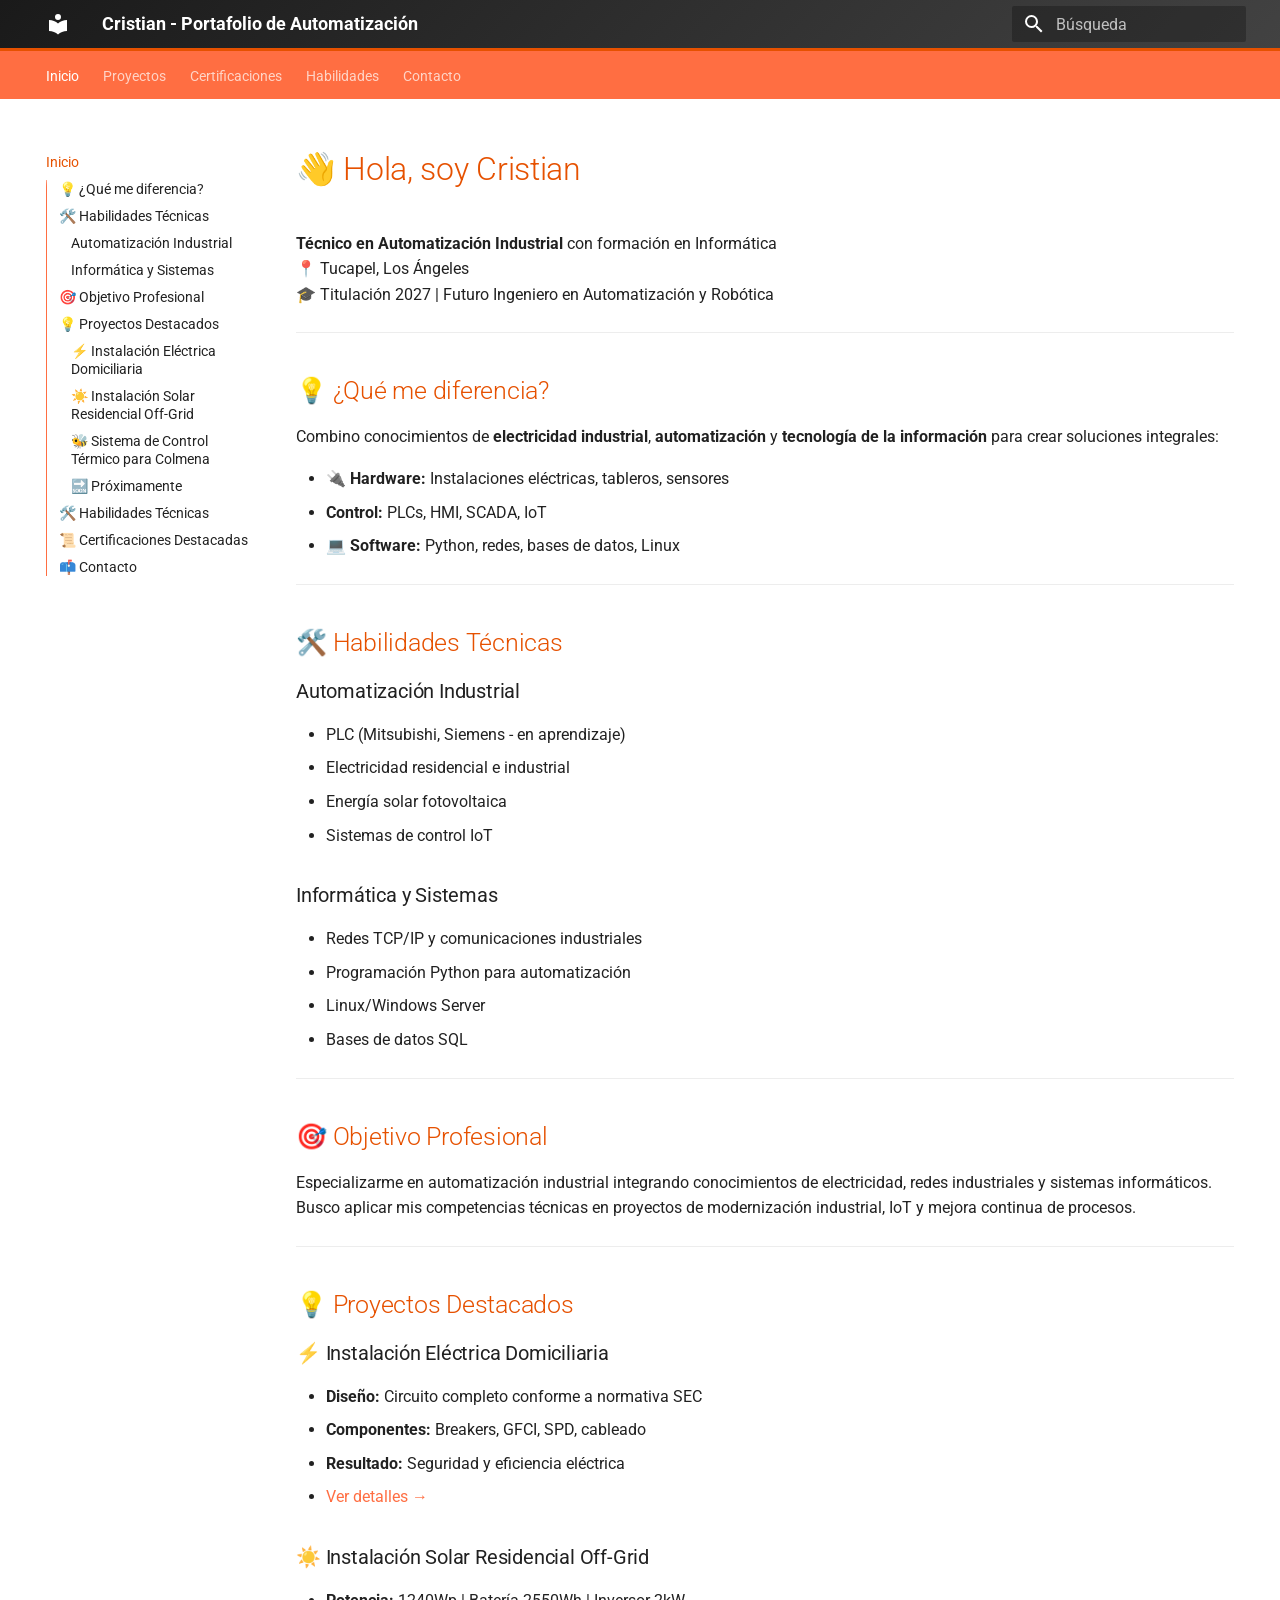
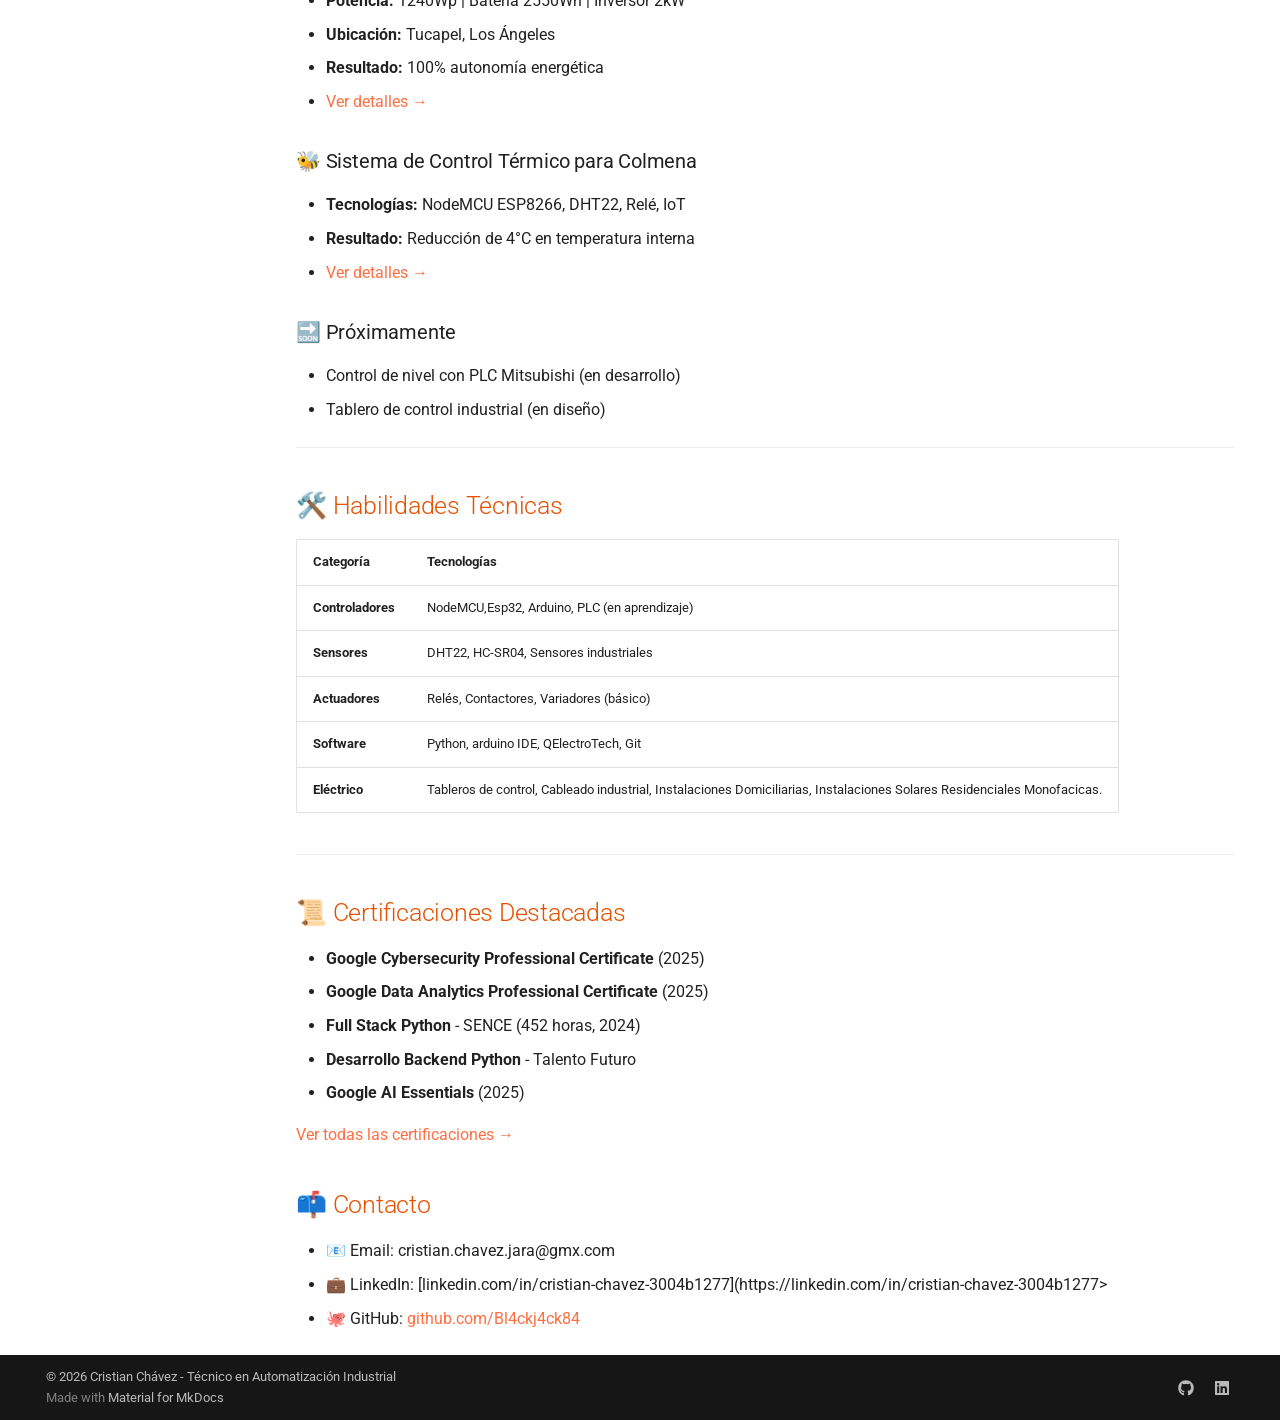
<file: index.html>
<!doctype html>
<html lang="es" class="no-js">
  <head>
    
      <meta charset="utf-8">
      <meta name="viewport" content="width=device-width,initial-scale=1">
      
        <meta name="description" content="Técnico en Automatización Industrial | PLC | IoT | Control de Procesos">
      
      
        <meta name="author" content="Cristian Ch.">
      
      
        <link rel="canonical" href="https://bl4ckj4ck84.github.io/portafolio-automatizacion/">
      
      
      
        <link rel="next" href="proyectos/cooling-colmena/">
      
      
        
      
      
      <link rel="icon" href="assets/images/favicon.png">
      <meta name="generator" content="mkdocs-1.6.1, mkdocs-material-9.7.7">
    
    
      
        <title>Cristian - Portafolio de Automatización</title>
      
    
    
      <link rel="stylesheet" href="assets/stylesheets/main.ec1eaa64.min.css">
      
        
        <link rel="stylesheet" href="assets/stylesheets/palette.ab4e12ef.min.css">
      
      


    
    
      
    
    
      
        
        
        <link rel="preconnect" href="https://fonts.gstatic.com" crossorigin>
        <link rel="stylesheet" href="https://fonts.googleapis.com/css?family=Roboto:300,300i,400,400i,700,700i%7CRoboto+Mono:400,400i,700,700i&display=fallback">
        <style>:root{--md-text-font:"Roboto";--md-code-font:"Roboto Mono"}</style>
      
    
    
      <link rel="stylesheet" href="css/industrial.css">
    
    <script>__md_scope=new URL(".",location),__md_hash=e=>[...e].reduce(((e,_)=>(e<<5)-e+_.charCodeAt(0)),0),__md_get=(e,_=localStorage,t=__md_scope)=>JSON.parse(_.getItem(t.pathname+"."+e)),__md_set=(e,_,t=localStorage,a=__md_scope)=>{try{t.setItem(a.pathname+"."+e,JSON.stringify(_))}catch(e){}}</script>
    
      

    
    
  </head>
  
  
    
    
    
    
    
    <body dir="ltr" data-md-color-scheme="default" data-md-color-primary="deep-orange" data-md-color-accent="amber">
  
    
    <input class="md-toggle" data-md-toggle="drawer" type="checkbox" id="__drawer" autocomplete="off">
    <input class="md-toggle" data-md-toggle="search" type="checkbox" id="__search" autocomplete="off">
    <label class="md-overlay" for="__drawer"></label>
    <div data-md-component="skip">
      
        
        <a href="#hola-soy-cristian" class="md-skip">
          Saltar a contenido
        </a>
      
    </div>
    <div data-md-component="announce">
      
    </div>
    
    
      

<header class="md-header" data-md-component="header">
  <nav class="md-header__inner md-grid" aria-label="Cabecera">
    <a href="." title="Cristian - Portafolio de Automatización" class="md-header__button md-logo" aria-label="Cristian - Portafolio de Automatización" data-md-component="logo">
      
  
  <svg xmlns="http://www.w3.org/2000/svg" viewBox="0 0 24 24"><path d="M12 8a3 3 0 0 0 3-3 3 3 0 0 0-3-3 3 3 0 0 0-3 3 3 3 0 0 0 3 3m0 3.54C9.64 9.35 6.5 8 3 8v11c3.5 0 6.64 1.35 9 3.54 2.36-2.19 5.5-3.54 9-3.54V8c-3.5 0-6.64 1.35-9 3.54"/></svg>

    </a>
    <label class="md-header__button md-icon" for="__drawer">
      
      <svg xmlns="http://www.w3.org/2000/svg" viewBox="0 0 24 24"><path d="M3 6h18v2H3zm0 5h18v2H3zm0 5h18v2H3z"/></svg>
    </label>
    <div class="md-header__title" data-md-component="header-title">
      <div class="md-header__ellipsis">
        <div class="md-header__topic">
          <span class="md-ellipsis">
            Cristian - Portafolio de Automatización
          </span>
        </div>
        <div class="md-header__topic" data-md-component="header-topic">
          <span class="md-ellipsis">
            
              Inicio
            
          </span>
        </div>
      </div>
    </div>
    
      
    
    
    
    
      
      
        <label class="md-header__button md-icon" for="__search">
          
          <svg xmlns="http://www.w3.org/2000/svg" viewBox="0 0 24 24"><path d="M9.5 3A6.5 6.5 0 0 1 16 9.5c0 1.61-.59 3.09-1.56 4.23l.27.27h.79l5 5-1.5 1.5-5-5v-.79l-.27-.27A6.52 6.52 0 0 1 9.5 16 6.5 6.5 0 0 1 3 9.5 6.5 6.5 0 0 1 9.5 3m0 2C7 5 5 7 5 9.5S7 14 9.5 14 14 12 14 9.5 12 5 9.5 5"/></svg>
        </label>
        <div class="md-search" data-md-component="search" role="dialog">
  <label class="md-search__overlay" for="__search"></label>
  <div class="md-search__inner" role="search">
    <form class="md-search__form" name="search">
      <input type="text" class="md-search__input" name="query" aria-label="Búsqueda" placeholder="Búsqueda" autocapitalize="off" autocorrect="off" autocomplete="off" spellcheck="false" data-md-component="search-query" required>
      <label class="md-search__icon md-icon" for="__search">
        
        <svg xmlns="http://www.w3.org/2000/svg" viewBox="0 0 24 24"><path d="M9.5 3A6.5 6.5 0 0 1 16 9.5c0 1.61-.59 3.09-1.56 4.23l.27.27h.79l5 5-1.5 1.5-5-5v-.79l-.27-.27A6.52 6.52 0 0 1 9.5 16 6.5 6.5 0 0 1 3 9.5 6.5 6.5 0 0 1 9.5 3m0 2C7 5 5 7 5 9.5S7 14 9.5 14 14 12 14 9.5 12 5 9.5 5"/></svg>
        
        <svg xmlns="http://www.w3.org/2000/svg" viewBox="0 0 24 24"><path d="M20 11v2H8l5.5 5.5-1.42 1.42L4.16 12l7.92-7.92L13.5 5.5 8 11z"/></svg>
      </label>
      <nav class="md-search__options" aria-label="Buscar">
        
        <button type="reset" class="md-search__icon md-icon" title="Limpiar" aria-label="Limpiar" tabindex="-1">
          
          <svg xmlns="http://www.w3.org/2000/svg" viewBox="0 0 24 24"><path d="M19 6.41 17.59 5 12 10.59 6.41 5 5 6.41 10.59 12 5 17.59 6.41 19 12 13.41 17.59 19 19 17.59 13.41 12z"/></svg>
        </button>
      </nav>
      
    </form>
    <div class="md-search__output">
      <div class="md-search__scrollwrap" tabindex="0" data-md-scrollfix>
        <div class="md-search-result" data-md-component="search-result">
          <div class="md-search-result__meta">
            Inicializando búsqueda
          </div>
          <ol class="md-search-result__list" role="presentation"></ol>
        </div>
      </div>
    </div>
  </div>
</div>
      
    
    
  </nav>
  
</header>
    
    <div class="md-container" data-md-component="container">
      
      
        
          
            
<nav class="md-tabs" aria-label="Pestañas" data-md-component="tabs">
  <div class="md-grid">
    <ul class="md-tabs__list">
      
        
  
  
  
    
  
  
    <li class="md-tabs__item md-tabs__item--active">
      <a href="." class="md-tabs__link">
        
  
  
    
  
  Inicio

      </a>
    </li>
  

      
        
  
  
  
  
    
    
      <li class="md-tabs__item">
        <a href="proyectos/cooling-colmena/" class="md-tabs__link">
          
  
  
  Proyectos

        </a>
      </li>
    
  

      
        
  
  
  
  
    <li class="md-tabs__item">
      <a href="certificaciones/" class="md-tabs__link">
        
  
  
    
  
  Certificaciones

      </a>
    </li>
  

      
        
  
  
  
  
    <li class="md-tabs__item">
      <a href="habilidades/" class="md-tabs__link">
        
  
  
    
  
  Habilidades

      </a>
    </li>
  

      
        
  
  
  
  
    <li class="md-tabs__item">
      <a href="contacto/" class="md-tabs__link">
        
  
  
    
  
  Contacto

      </a>
    </li>
  

      
    </ul>
  </div>
</nav>
          
        
      
      <main class="md-main" data-md-component="main">
        <div class="md-main__inner md-grid">
          
            
              
              <div class="md-sidebar md-sidebar--primary" data-md-component="sidebar" data-md-type="navigation" >
                <div class="md-sidebar__scrollwrap">
                  <div class="md-sidebar__inner">
                    


  


  

<nav class="md-nav md-nav--primary md-nav--lifted md-nav--integrated" aria-label="Navegación" data-md-level="0">
  <label class="md-nav__title" for="__drawer">
    <a href="." title="Cristian - Portafolio de Automatización" class="md-nav__button md-logo" aria-label="Cristian - Portafolio de Automatización" data-md-component="logo">
      
  
  <svg xmlns="http://www.w3.org/2000/svg" viewBox="0 0 24 24"><path d="M12 8a3 3 0 0 0 3-3 3 3 0 0 0-3-3 3 3 0 0 0-3 3 3 3 0 0 0 3 3m0 3.54C9.64 9.35 6.5 8 3 8v11c3.5 0 6.64 1.35 9 3.54 2.36-2.19 5.5-3.54 9-3.54V8c-3.5 0-6.64 1.35-9 3.54"/></svg>

    </a>
    Cristian - Portafolio de Automatización
  </label>
  
  <ul class="md-nav__list" data-md-scrollfix>
    
      
      
  
  
    
  
  
  
    <li class="md-nav__item md-nav__item--active">
      
      <input class="md-nav__toggle md-toggle" type="checkbox" id="__toc">
      
      
        
      
      
        <label class="md-nav__link md-nav__link--active" for="__toc">
          
  
  
  <span class="md-ellipsis">
    
  
    Inicio
  

    
  </span>
  
  

          <span class="md-nav__icon md-icon"></span>
        </label>
      
      <a href="." class="md-nav__link md-nav__link--active">
        
  
  
  <span class="md-ellipsis">
    
  
    Inicio
  

    
  </span>
  
  

      </a>
      
        

<nav class="md-nav md-nav--secondary" aria-label="Tabla de contenidos">
  
  
  
    
  
  
    <label class="md-nav__title" for="__toc">
      <span class="md-nav__icon md-icon"></span>
      Tabla de contenidos
    </label>
    <ul class="md-nav__list" data-md-component="toc" data-md-scrollfix>
      
        <li class="md-nav__item">
  <a href="#que-me-diferencia" class="md-nav__link">
    <span class="md-ellipsis">
      
        💡 ¿Qué me diferencia?
      
    </span>
  </a>
  
</li>
      
        <li class="md-nav__item">
  <a href="#habilidades-tecnicas" class="md-nav__link">
    <span class="md-ellipsis">
      
        🛠️ Habilidades Técnicas
      
    </span>
  </a>
  
    <nav class="md-nav" aria-label="🛠️ Habilidades Técnicas">
      <ul class="md-nav__list">
        
          <li class="md-nav__item">
  <a href="#automatizacion-industrial" class="md-nav__link">
    <span class="md-ellipsis">
      
        Automatización Industrial
      
    </span>
  </a>
  
</li>
        
          <li class="md-nav__item">
  <a href="#informatica-y-sistemas" class="md-nav__link">
    <span class="md-ellipsis">
      
        Informática y Sistemas
      
    </span>
  </a>
  
</li>
        
      </ul>
    </nav>
  
</li>
      
        <li class="md-nav__item">
  <a href="#objetivo-profesional" class="md-nav__link">
    <span class="md-ellipsis">
      
        🎯 Objetivo Profesional
      
    </span>
  </a>
  
</li>
      
        <li class="md-nav__item">
  <a href="#proyectos-destacados" class="md-nav__link">
    <span class="md-ellipsis">
      
        💡 Proyectos Destacados
      
    </span>
  </a>
  
    <nav class="md-nav" aria-label="💡 Proyectos Destacados">
      <ul class="md-nav__list">
        
          <li class="md-nav__item">
  <a href="#instalacion-electrica-domiciliaria" class="md-nav__link">
    <span class="md-ellipsis">
      
        ⚡ Instalación Eléctrica Domiciliaria
      
    </span>
  </a>
  
</li>
        
          <li class="md-nav__item">
  <a href="#instalacion-solar-residencial-off-grid" class="md-nav__link">
    <span class="md-ellipsis">
      
        ☀️ Instalación Solar Residencial Off-Grid
      
    </span>
  </a>
  
</li>
        
          <li class="md-nav__item">
  <a href="#sistema-de-control-termico-para-colmena" class="md-nav__link">
    <span class="md-ellipsis">
      
        🐝 Sistema de Control Térmico para Colmena
      
    </span>
  </a>
  
</li>
        
          <li class="md-nav__item">
  <a href="#proximamente" class="md-nav__link">
    <span class="md-ellipsis">
      
        🔜 Próximamente
      
    </span>
  </a>
  
</li>
        
      </ul>
    </nav>
  
</li>
      
        <li class="md-nav__item">
  <a href="#habilidades-tecnicas_1" class="md-nav__link">
    <span class="md-ellipsis">
      
        🛠️ Habilidades Técnicas
      
    </span>
  </a>
  
</li>
      
        <li class="md-nav__item">
  <a href="#certificaciones-destacadas" class="md-nav__link">
    <span class="md-ellipsis">
      
        📜 Certificaciones Destacadas
      
    </span>
  </a>
  
</li>
      
        <li class="md-nav__item">
  <a href="#contacto" class="md-nav__link">
    <span class="md-ellipsis">
      
        📫 Contacto
      
    </span>
  </a>
  
</li>
      
    </ul>
  
</nav>
      
    </li>
  

    
      
      
  
  
  
  
    
    
    
    
      
      
        
      
    
    
    <li class="md-nav__item md-nav__item--nested">
      
        
        
        <input class="md-nav__toggle md-toggle " type="checkbox" id="__nav_2" >
        
          
          <label class="md-nav__link" for="__nav_2" id="__nav_2_label" tabindex="0">
            
  
  
  <span class="md-ellipsis">
    
  
    Proyectos
  

    
  </span>
  
  

            <span class="md-nav__icon md-icon"></span>
          </label>
        
        <nav class="md-nav" data-md-level="1" aria-labelledby="__nav_2_label" aria-expanded="false">
          <label class="md-nav__title" for="__nav_2">
            <span class="md-nav__icon md-icon"></span>
            
  
    Proyectos
  

          </label>
          <ul class="md-nav__list" data-md-scrollfix>
            
              
                
  
  
  
  
    <li class="md-nav__item">
      <a href="proyectos/cooling-colmena/" class="md-nav__link">
        
  
  
  <span class="md-ellipsis">
    
  
    Cooling Colmena
  

    
  </span>
  
  

      </a>
    </li>
  

              
            
              
                
  
  
  
  
    <li class="md-nav__item">
      <a href="proyectos/instalacion-electrica-domiciliaria/" class="md-nav__link">
        
  
  
  <span class="md-ellipsis">
    
  
    Instalación Eléctrica Domiciliaria
  

    
  </span>
  
  

      </a>
    </li>
  

              
            
              
                
  
  
  
  
    <li class="md-nav__item">
      <a href="proyectos/instalacion-solar-residencial/" class="md-nav__link">
        
  
  
  <span class="md-ellipsis">
    
  
    Instalación Solar Residencial
  

    
  </span>
  
  

      </a>
    </li>
  

              
            
              
                
  
  
  
  
    <li class="md-nav__item">
      <a href="proyectos/proximamente/" class="md-nav__link">
        
  
  
  <span class="md-ellipsis">
    
  
    Próximamente
  

    
  </span>
  
  

      </a>
    </li>
  

              
            
          </ul>
        </nav>
      
    </li>
  

    
      
      
  
  
  
  
    <li class="md-nav__item">
      <a href="certificaciones/" class="md-nav__link">
        
  
  
  <span class="md-ellipsis">
    
  
    Certificaciones
  

    
  </span>
  
  

      </a>
    </li>
  

    
      
      
  
  
  
  
    <li class="md-nav__item">
      <a href="habilidades/" class="md-nav__link">
        
  
  
  <span class="md-ellipsis">
    
  
    Habilidades
  

    
  </span>
  
  

      </a>
    </li>
  

    
      
      
  
  
  
  
    <li class="md-nav__item">
      <a href="contacto/" class="md-nav__link">
        
  
  
  <span class="md-ellipsis">
    
  
    Contacto
  

    
  </span>
  
  

      </a>
    </li>
  

    
  </ul>
</nav>
                  </div>
                </div>
              </div>
            
            
          
          
            <div class="md-content" data-md-component="content">
              
              <article class="md-content__inner md-typeset">
                
                  



<h1 id="hola-soy-cristian">👋 Hola, soy Cristian<a class="headerlink" href="#hola-soy-cristian" title="Permanent link">&para;</a></h1>
<p><strong>Técnico en Automatización Industrial</strong> con formación en Informática<br />
📍 Tucapel, Los Ángeles<br />
🎓 Titulación 2027 | Futuro Ingeniero en Automatización y Robótica</p>
<hr />
<h2 id="que-me-diferencia">💡 ¿Qué me diferencia?<a class="headerlink" href="#que-me-diferencia" title="Permanent link">&para;</a></h2>
<p>Combino conocimientos de <strong>electricidad industrial</strong>, <strong>automatización</strong> y 
<strong>tecnología de la información</strong> para crear soluciones integrales:</p>
<ul>
<li>🔌 <strong>Hardware:</strong> Instalaciones eléctricas, tableros, sensores</li>
<li><strong>Control:</strong> PLCs, HMI, SCADA, IoT</li>
<li>💻 <strong>Software:</strong> Python, redes, bases de datos, Linux</li>
</ul>
<hr />
<h2 id="habilidades-tecnicas">🛠️ Habilidades Técnicas<a class="headerlink" href="#habilidades-tecnicas" title="Permanent link">&para;</a></h2>
<h3 id="automatizacion-industrial">Automatización Industrial<a class="headerlink" href="#automatizacion-industrial" title="Permanent link">&para;</a></h3>
<ul>
<li>PLC (Mitsubishi, Siemens - en aprendizaje)</li>
<li>Electricidad residencial e industrial</li>
<li>Energía solar fotovoltaica</li>
<li>Sistemas de control IoT</li>
</ul>
<h3 id="informatica-y-sistemas">Informática y Sistemas<a class="headerlink" href="#informatica-y-sistemas" title="Permanent link">&para;</a></h3>
<ul>
<li>Redes TCP/IP y comunicaciones industriales</li>
<li>Programación Python para automatización</li>
<li>Linux/Windows Server</li>
<li>Bases de datos SQL</li>
</ul>
<hr />
<h2 id="objetivo-profesional">🎯 Objetivo Profesional<a class="headerlink" href="#objetivo-profesional" title="Permanent link">&para;</a></h2>
<p>Especializarme en automatización industrial integrando conocimientos de 
electricidad, redes industriales y sistemas informáticos. Busco aplicar 
mis competencias técnicas en proyectos de modernización industrial, 
IoT y mejora continua de procesos.</p>
<hr />
<h2 id="proyectos-destacados">💡 Proyectos Destacados<a class="headerlink" href="#proyectos-destacados" title="Permanent link">&para;</a></h2>
<h3 id="instalacion-electrica-domiciliaria">⚡ Instalación Eléctrica Domiciliaria<a class="headerlink" href="#instalacion-electrica-domiciliaria" title="Permanent link">&para;</a></h3>
<ul>
<li><strong>Diseño:</strong> Circuito completo conforme a normativa SEC</li>
<li><strong>Componentes:</strong> Breakers, GFCI, SPD, cableado</li>
<li><strong>Resultado:</strong> Seguridad y eficiencia eléctrica</li>
<li><a href="proyectos/instalacion-electrica-domiciliaria/">Ver detalles →</a></li>
</ul>
<h3 id="instalacion-solar-residencial-off-grid">☀️ Instalación Solar Residencial Off-Grid<a class="headerlink" href="#instalacion-solar-residencial-off-grid" title="Permanent link">&para;</a></h3>
<ul>
<li><strong>Potencia:</strong> 1240Wp | Batería 2550Wh | Inversor 2kW</li>
<li><strong>Ubicación:</strong> Tucapel, Los Ángeles</li>
<li><strong>Resultado:</strong> 100% autonomía energética</li>
<li><a href="proyectos/instalacion-solar-residencial/">Ver detalles →</a></li>
</ul>
<h3 id="sistema-de-control-termico-para-colmena">🐝 Sistema de Control Térmico para Colmena<a class="headerlink" href="#sistema-de-control-termico-para-colmena" title="Permanent link">&para;</a></h3>
<ul>
<li><strong>Tecnologías:</strong> NodeMCU ESP8266, DHT22, Relé, IoT</li>
<li><strong>Resultado:</strong> Reducción de 4°C en temperatura interna</li>
<li><a href="proyectos/cooling-colmena/">Ver detalles →</a></li>
</ul>
<h3 id="proximamente">🔜 Próximamente<a class="headerlink" href="#proximamente" title="Permanent link">&para;</a></h3>
<ul>
<li>Control de nivel con PLC Mitsubishi (en desarrollo)</li>
<li>Tablero de control industrial (en diseño)</li>
</ul>
<hr />
<h2 id="habilidades-tecnicas_1">🛠️ Habilidades Técnicas<a class="headerlink" href="#habilidades-tecnicas_1" title="Permanent link">&para;</a></h2>
<table>
<thead>
<tr>
<th>Categoría</th>
<th>Tecnologías</th>
</tr>
</thead>
<tbody>
<tr>
<td><strong>Controladores</strong></td>
<td>NodeMCU,Esp32,  Arduino, PLC (en aprendizaje)</td>
</tr>
<tr>
<td><strong>Sensores</strong></td>
<td>DHT22, HC-SR04, Sensores industriales</td>
</tr>
<tr>
<td><strong>Actuadores</strong></td>
<td>Relés, Contactores, Variadores (básico)</td>
</tr>
<tr>
<td><strong>Software</strong></td>
<td>Python, arduino IDE, QElectroTech, Git</td>
</tr>
<tr>
<td><strong>Eléctrico</strong></td>
<td>Tableros de control, Cableado industrial, Instalaciones Domiciliarias, Instalaciones Solares Residenciales Monofacicas.</td>
</tr>
</tbody>
</table>
<hr />
<h2 id="certificaciones-destacadas">📜 Certificaciones Destacadas<a class="headerlink" href="#certificaciones-destacadas" title="Permanent link">&para;</a></h2>
<ul>
<li><strong>Google Cybersecurity Professional Certificate</strong> (2025)</li>
<li><strong>Google Data Analytics Professional Certificate</strong> (2025)</li>
<li><strong>Full Stack Python</strong> - SENCE (452 horas, 2024)</li>
<li><strong>Desarrollo Backend Python</strong> - Talento Futuro</li>
<li><strong>Google AI Essentials</strong> (2025)</li>
</ul>
<p><a href="certificaciones/">Ver todas las certificaciones →</a></p>
<h2 id="contacto">📫 Contacto<a class="headerlink" href="#contacto" title="Permanent link">&para;</a></h2>
<ul>
<li>📧 Email: cristian.chavez.jara@gmx.com </li>
<li>💼 LinkedIn: [linkedin.com/in/cristian-chavez-3004b1277](https://linkedin.com/in/cristian-chavez-3004b1277&gt;</li>
<li>🐙 GitHub: <a href="https://github.com/Bl4ckj4ck84">github.com/Bl4ckj4ck84</a></li>
</ul>












                
              </article>
            </div>
          
          
<script>var target=document.getElementById(location.hash.slice(1));target&&target.name&&(target.checked=target.name.startsWith("__tabbed_"))</script>
        </div>
        
          <button type="button" class="md-top md-icon" data-md-component="top" hidden>
  
  <svg xmlns="http://www.w3.org/2000/svg" viewBox="0 0 24 24"><path d="M13 20h-2V8l-5.5 5.5-1.42-1.42L12 4.16l7.92 7.92-1.42 1.42L13 8z"/></svg>
  Volver al principio
</button>
        
      </main>
      
        <footer class="md-footer">
  
  <div class="md-footer-meta md-typeset">
    <div class="md-footer-meta__inner md-grid">
      <div class="md-copyright">
  
    <div class="md-copyright__highlight">
      © 2026 Cristian Chávez - Técnico en Automatización Industrial

    </div>
  
  
    Made with
    <a href="https://squidfunk.github.io/mkdocs-material/" target="_blank" rel="noopener">
      Material for MkDocs
    </a>
  
</div>
      
        
<div class="md-social">
  
    
    
    
    
    <a href="https://github.com/BL4ckj4ck84" target="_blank" rel="noopener" title="GitHub" class="md-social__link">
      <svg xmlns="http://www.w3.org/2000/svg" viewBox="0 0 512 512"><!--! Font Awesome Free 7.1.0 by @fontawesome - https://fontawesome.com License - https://fontawesome.com/license/free (Icons: CC BY 4.0, Fonts: SIL OFL 1.1, Code: MIT License) Copyright 2025 Fonticons, Inc.--><path d="M173.9 397.4c0 2-2.3 3.6-5.2 3.6-3.3.3-5.6-1.3-5.6-3.6 0-2 2.3-3.6 5.2-3.6 3-.3 5.6 1.3 5.6 3.6m-31.1-4.5c-.7 2 1.3 4.3 4.3 4.9 2.6 1 5.6 0 6.2-2s-1.3-4.3-4.3-5.2c-2.6-.7-5.5.3-6.2 2.3m44.2-1.7c-2.9.7-4.9 2.6-4.6 4.9.3 2 2.9 3.3 5.9 2.6 2.9-.7 4.9-2.6 4.6-4.6-.3-1.9-3-3.2-5.9-2.9M252.8 8C114.1 8 8 113.3 8 252c0 110.9 69.8 205.8 169.5 239.2 12.8 2.3 17.3-5.6 17.3-12.1 0-6.2-.3-40.4-.3-61.4 0 0-70 15-84.7-29.8 0 0-11.4-29.1-27.8-36.6 0 0-22.9-15.7 1.6-15.4 0 0 24.9 2 38.6 25.8 21.9 38.6 58.6 27.5 72.9 20.9 2.3-16 8.8-27.1 16-33.7-55.9-6.2-112.3-14.3-112.3-110.5 0-27.5 7.6-41.3 23.6-58.9-2.6-6.5-11.1-33.3 2.6-67.9 20.9-6.5 69 27 69 27 20-5.6 41.5-8.5 62.8-8.5s42.8 2.9 62.8 8.5c0 0 48.1-33.6 69-27 13.7 34.7 5.2 61.4 2.6 67.9 16 17.7 25.8 31.5 25.8 58.9 0 96.5-58.9 104.2-114.8 110.5 9.2 7.9 17 22.9 17 46.4 0 33.7-.3 75.4-.3 83.6 0 6.5 4.6 14.4 17.3 12.1C436.2 457.8 504 362.9 504 252 504 113.3 391.5 8 252.8 8M105.2 352.9c-1.3 1-1 3.3.7 5.2 1.6 1.6 3.9 2.3 5.2 1 1.3-1 1-3.3-.7-5.2-1.6-1.6-3.9-2.3-5.2-1m-10.8-8.1c-.7 1.3.3 2.9 2.3 3.9 1.6 1 3.6.7 4.3-.7.7-1.3-.3-2.9-2.3-3.9-2-.6-3.6-.3-4.3.7m32.4 35.6c-1.6 1.3-1 4.3 1.3 6.2 2.3 2.3 5.2 2.6 6.5 1 1.3-1.3.7-4.3-1.3-6.2-2.2-2.3-5.2-2.6-6.5-1m-11.4-14.7c-1.6 1-1.6 3.6 0 5.9s4.3 3.3 5.6 2.3c1.6-1.3 1.6-3.9 0-6.2-1.4-2.3-4-3.3-5.6-2"/></svg>
    </a>
  
    
    
    
    
    <a href="https://linkedin.com/in/tu-perfil" target="_blank" rel="noopener" title="LinkedIn" class="md-social__link">
      <svg xmlns="http://www.w3.org/2000/svg" viewBox="0 0 448 512"><!--! Font Awesome Free 7.1.0 by @fontawesome - https://fontawesome.com License - https://fontawesome.com/license/free (Icons: CC BY 4.0, Fonts: SIL OFL 1.1, Code: MIT License) Copyright 2025 Fonticons, Inc.--><path d="M416 32H31.9C14.3 32 0 46.5 0 64.3v383.4C0 465.5 14.3 480 31.9 480H416c17.6 0 32-14.5 32-32.3V64.3c0-17.8-14.4-32.3-32-32.3M135.4 416H69V202.2h66.5V416zM102.2 96a38.5 38.5 0 1 1 0 77 38.5 38.5 0 1 1 0-77m282.1 320h-66.4V312c0-24.8-.5-56.7-34.5-56.7-34.6 0-39.9 27-39.9 54.9V416h-66.4V202.2h63.7v29.2h.9c8.9-16.8 30.6-34.5 62.9-34.5 67.2 0 79.7 44.3 79.7 101.9z"/></svg>
    </a>
  
</div>
      
    </div>
  </div>
</footer>
      
    </div>
    <div class="md-dialog" data-md-component="dialog">
      <div class="md-dialog__inner md-typeset"></div>
    </div>
    
    
    
      
      
      <script id="__config" type="application/json">{"annotate": null, "base": ".", "features": ["navigation.tabs", "navigation.sections", "toc.integrate", "content.code.copy", "navigation.top"], "search": "assets/javascripts/workers/search.2c215733.min.js", "tags": null, "translations": {"clipboard.copied": "Copiado al portapapeles", "clipboard.copy": "Copiar al portapapeles", "search.result.more.one": "1 m\u00e1s en esta p\u00e1gina", "search.result.more.other": "# m\u00e1s en esta p\u00e1gina", "search.result.none": "No se encontraron documentos", "search.result.one": "1 documento encontrado", "search.result.other": "# documentos encontrados", "search.result.placeholder": "Teclee para comenzar b\u00fasqueda", "search.result.term.missing": "Falta", "select.version": "Seleccionar versi\u00f3n"}, "version": null}</script>
    
    
      <script src="assets/javascripts/bundle.d7400e89.min.js"></script>
      
    
  </body>
</html>
</file>
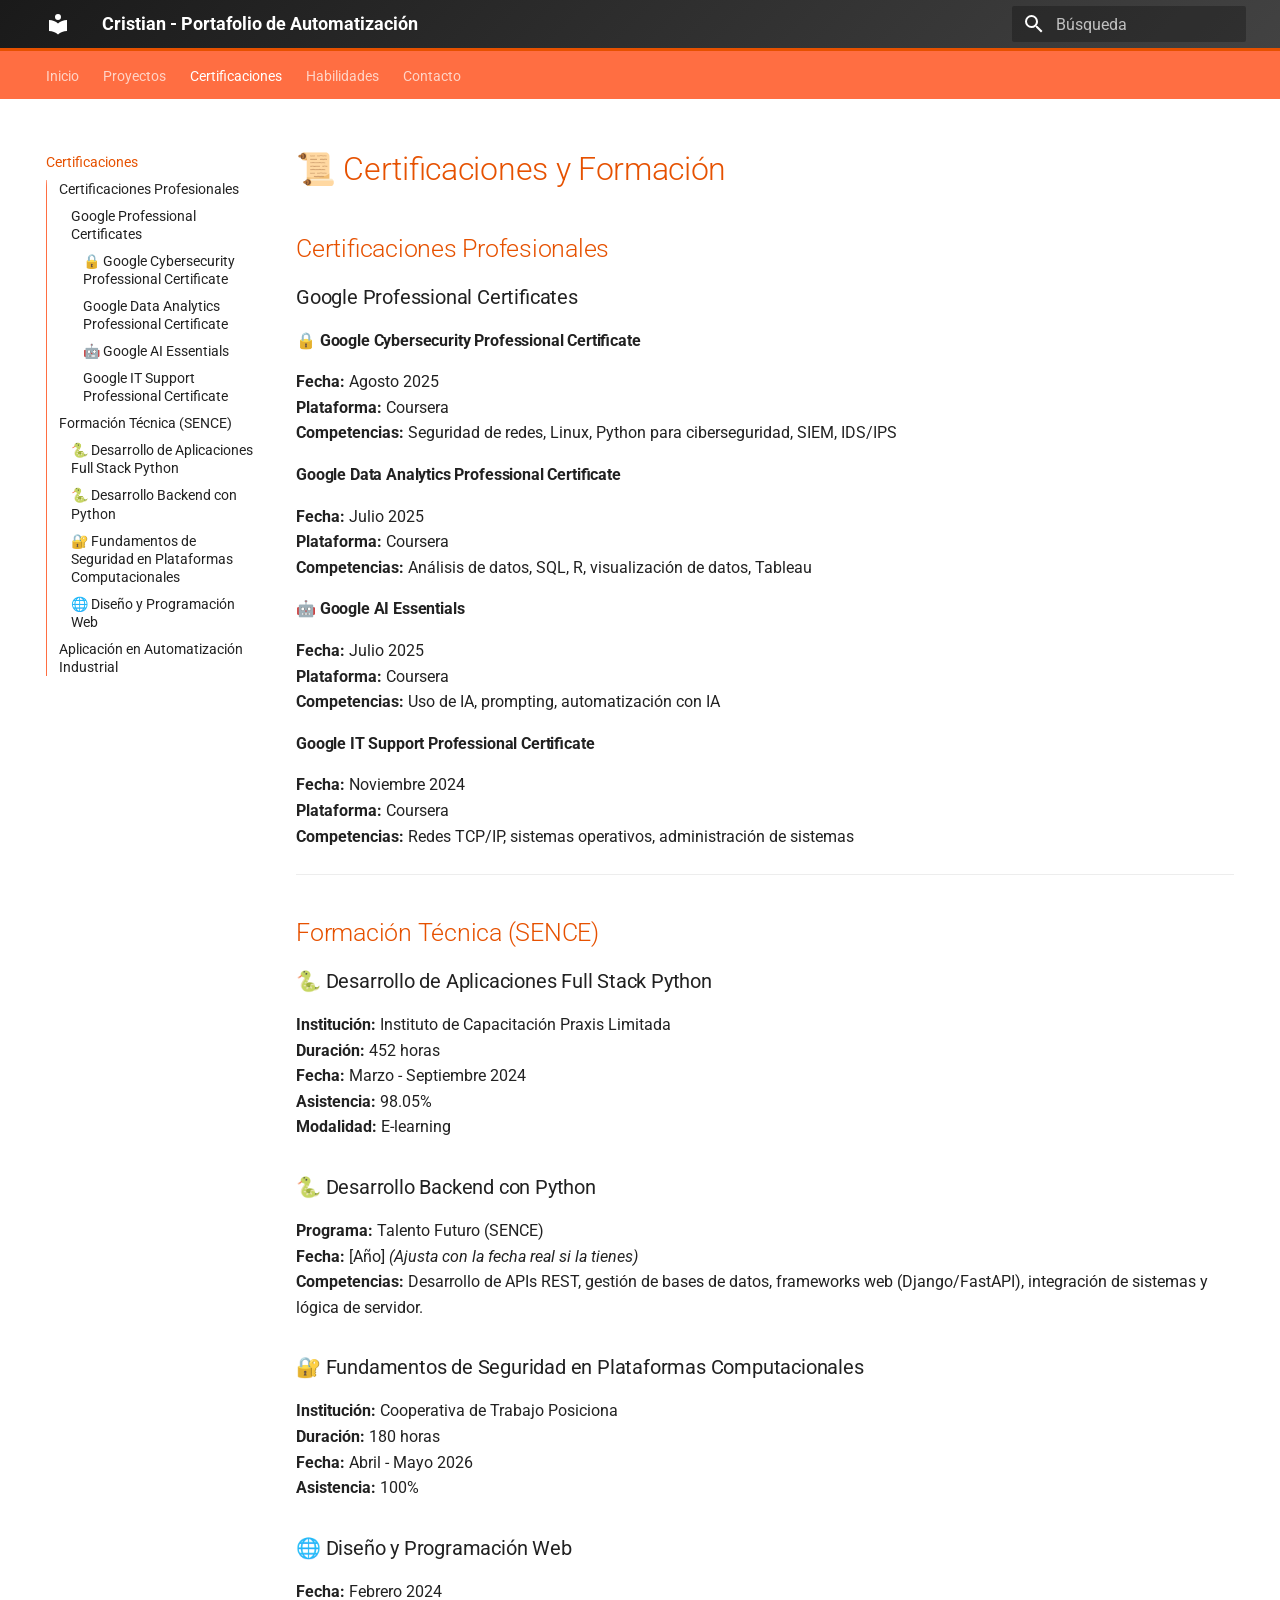
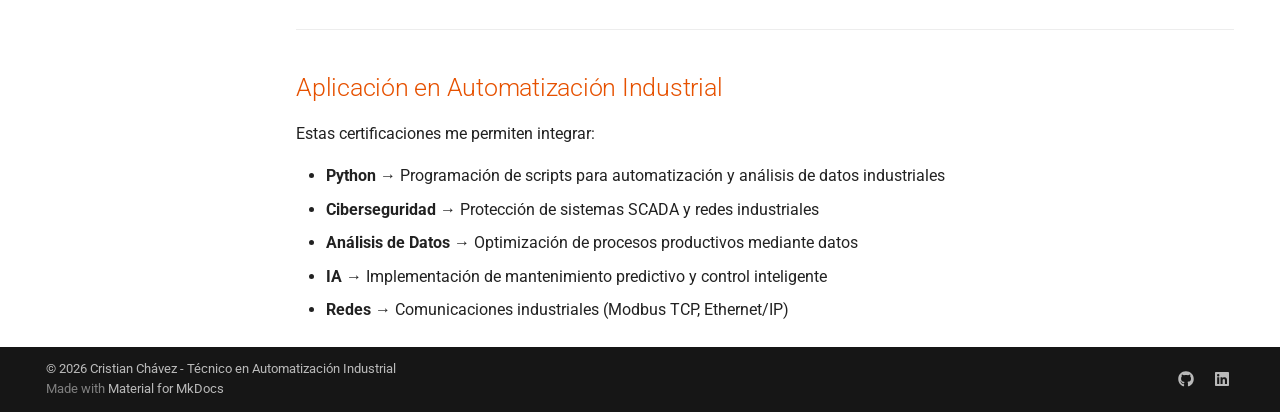
<file: certificaciones/index.html>
<!doctype html>
<html lang="es" class="no-js">
  <head>
    
      <meta charset="utf-8">
      <meta name="viewport" content="width=device-width,initial-scale=1">
      
        <meta name="description" content="Técnico en Automatización Industrial | PLC | IoT | Control de Procesos">
      
      
        <meta name="author" content="Cristian Ch.">
      
      
        <link rel="canonical" href="https://bl4ckj4ck84.github.io/portafolio-automatizacion/certificaciones/">
      
      
        <link rel="prev" href="../proyectos/proximamente/">
      
      
        <link rel="next" href="../habilidades/">
      
      
        
      
      
      <link rel="icon" href="../assets/images/favicon.png">
      <meta name="generator" content="mkdocs-1.6.1, mkdocs-material-9.7.7">
    
    
      
        <title>Certificaciones - Cristian - Portafolio de Automatización</title>
      
    
    
      <link rel="stylesheet" href="../assets/stylesheets/main.ec1eaa64.min.css">
      
        
        <link rel="stylesheet" href="../assets/stylesheets/palette.ab4e12ef.min.css">
      
      


    
    
      
    
    
      
        
        
        <link rel="preconnect" href="https://fonts.gstatic.com" crossorigin>
        <link rel="stylesheet" href="https://fonts.googleapis.com/css?family=Roboto:300,300i,400,400i,700,700i%7CRoboto+Mono:400,400i,700,700i&display=fallback">
        <style>:root{--md-text-font:"Roboto";--md-code-font:"Roboto Mono"}</style>
      
    
    
      <link rel="stylesheet" href="../css/industrial.css">
    
    <script>__md_scope=new URL("..",location),__md_hash=e=>[...e].reduce(((e,_)=>(e<<5)-e+_.charCodeAt(0)),0),__md_get=(e,_=localStorage,t=__md_scope)=>JSON.parse(_.getItem(t.pathname+"."+e)),__md_set=(e,_,t=localStorage,a=__md_scope)=>{try{t.setItem(a.pathname+"."+e,JSON.stringify(_))}catch(e){}}</script>
    
      

    
    
  </head>
  
  
    
    
    
    
    
    <body dir="ltr" data-md-color-scheme="default" data-md-color-primary="deep-orange" data-md-color-accent="amber">
  
    
    <input class="md-toggle" data-md-toggle="drawer" type="checkbox" id="__drawer" autocomplete="off">
    <input class="md-toggle" data-md-toggle="search" type="checkbox" id="__search" autocomplete="off">
    <label class="md-overlay" for="__drawer"></label>
    <div data-md-component="skip">
      
        
        <a href="#certificaciones-y-formacion" class="md-skip">
          Saltar a contenido
        </a>
      
    </div>
    <div data-md-component="announce">
      
    </div>
    
    
      

<header class="md-header" data-md-component="header">
  <nav class="md-header__inner md-grid" aria-label="Cabecera">
    <a href=".." title="Cristian - Portafolio de Automatización" class="md-header__button md-logo" aria-label="Cristian - Portafolio de Automatización" data-md-component="logo">
      
  
  <svg xmlns="http://www.w3.org/2000/svg" viewBox="0 0 24 24"><path d="M12 8a3 3 0 0 0 3-3 3 3 0 0 0-3-3 3 3 0 0 0-3 3 3 3 0 0 0 3 3m0 3.54C9.64 9.35 6.5 8 3 8v11c3.5 0 6.64 1.35 9 3.54 2.36-2.19 5.5-3.54 9-3.54V8c-3.5 0-6.64 1.35-9 3.54"/></svg>

    </a>
    <label class="md-header__button md-icon" for="__drawer">
      
      <svg xmlns="http://www.w3.org/2000/svg" viewBox="0 0 24 24"><path d="M3 6h18v2H3zm0 5h18v2H3zm0 5h18v2H3z"/></svg>
    </label>
    <div class="md-header__title" data-md-component="header-title">
      <div class="md-header__ellipsis">
        <div class="md-header__topic">
          <span class="md-ellipsis">
            Cristian - Portafolio de Automatización
          </span>
        </div>
        <div class="md-header__topic" data-md-component="header-topic">
          <span class="md-ellipsis">
            
              Certificaciones
            
          </span>
        </div>
      </div>
    </div>
    
      
    
    
    
    
      
      
        <label class="md-header__button md-icon" for="__search">
          
          <svg xmlns="http://www.w3.org/2000/svg" viewBox="0 0 24 24"><path d="M9.5 3A6.5 6.5 0 0 1 16 9.5c0 1.61-.59 3.09-1.56 4.23l.27.27h.79l5 5-1.5 1.5-5-5v-.79l-.27-.27A6.52 6.52 0 0 1 9.5 16 6.5 6.5 0 0 1 3 9.5 6.5 6.5 0 0 1 9.5 3m0 2C7 5 5 7 5 9.5S7 14 9.5 14 14 12 14 9.5 12 5 9.5 5"/></svg>
        </label>
        <div class="md-search" data-md-component="search" role="dialog">
  <label class="md-search__overlay" for="__search"></label>
  <div class="md-search__inner" role="search">
    <form class="md-search__form" name="search">
      <input type="text" class="md-search__input" name="query" aria-label="Búsqueda" placeholder="Búsqueda" autocapitalize="off" autocorrect="off" autocomplete="off" spellcheck="false" data-md-component="search-query" required>
      <label class="md-search__icon md-icon" for="__search">
        
        <svg xmlns="http://www.w3.org/2000/svg" viewBox="0 0 24 24"><path d="M9.5 3A6.5 6.5 0 0 1 16 9.5c0 1.61-.59 3.09-1.56 4.23l.27.27h.79l5 5-1.5 1.5-5-5v-.79l-.27-.27A6.52 6.52 0 0 1 9.5 16 6.5 6.5 0 0 1 3 9.5 6.5 6.5 0 0 1 9.5 3m0 2C7 5 5 7 5 9.5S7 14 9.5 14 14 12 14 9.5 12 5 9.5 5"/></svg>
        
        <svg xmlns="http://www.w3.org/2000/svg" viewBox="0 0 24 24"><path d="M20 11v2H8l5.5 5.5-1.42 1.42L4.16 12l7.92-7.92L13.5 5.5 8 11z"/></svg>
      </label>
      <nav class="md-search__options" aria-label="Buscar">
        
        <button type="reset" class="md-search__icon md-icon" title="Limpiar" aria-label="Limpiar" tabindex="-1">
          
          <svg xmlns="http://www.w3.org/2000/svg" viewBox="0 0 24 24"><path d="M19 6.41 17.59 5 12 10.59 6.41 5 5 6.41 10.59 12 5 17.59 6.41 19 12 13.41 17.59 19 19 17.59 13.41 12z"/></svg>
        </button>
      </nav>
      
    </form>
    <div class="md-search__output">
      <div class="md-search__scrollwrap" tabindex="0" data-md-scrollfix>
        <div class="md-search-result" data-md-component="search-result">
          <div class="md-search-result__meta">
            Inicializando búsqueda
          </div>
          <ol class="md-search-result__list" role="presentation"></ol>
        </div>
      </div>
    </div>
  </div>
</div>
      
    
    
  </nav>
  
</header>
    
    <div class="md-container" data-md-component="container">
      
      
        
          
            
<nav class="md-tabs" aria-label="Pestañas" data-md-component="tabs">
  <div class="md-grid">
    <ul class="md-tabs__list">
      
        
  
  
  
  
    <li class="md-tabs__item">
      <a href=".." class="md-tabs__link">
        
  
  
    
  
  Inicio

      </a>
    </li>
  

      
        
  
  
  
  
    
    
      <li class="md-tabs__item">
        <a href="../proyectos/cooling-colmena/" class="md-tabs__link">
          
  
  
  Proyectos

        </a>
      </li>
    
  

      
        
  
  
  
    
  
  
    <li class="md-tabs__item md-tabs__item--active">
      <a href="./" class="md-tabs__link">
        
  
  
    
  
  Certificaciones

      </a>
    </li>
  

      
        
  
  
  
  
    <li class="md-tabs__item">
      <a href="../habilidades/" class="md-tabs__link">
        
  
  
    
  
  Habilidades

      </a>
    </li>
  

      
        
  
  
  
  
    <li class="md-tabs__item">
      <a href="../contacto/" class="md-tabs__link">
        
  
  
    
  
  Contacto

      </a>
    </li>
  

      
    </ul>
  </div>
</nav>
          
        
      
      <main class="md-main" data-md-component="main">
        <div class="md-main__inner md-grid">
          
            
              
              <div class="md-sidebar md-sidebar--primary" data-md-component="sidebar" data-md-type="navigation" >
                <div class="md-sidebar__scrollwrap">
                  <div class="md-sidebar__inner">
                    


  


  

<nav class="md-nav md-nav--primary md-nav--lifted md-nav--integrated" aria-label="Navegación" data-md-level="0">
  <label class="md-nav__title" for="__drawer">
    <a href=".." title="Cristian - Portafolio de Automatización" class="md-nav__button md-logo" aria-label="Cristian - Portafolio de Automatización" data-md-component="logo">
      
  
  <svg xmlns="http://www.w3.org/2000/svg" viewBox="0 0 24 24"><path d="M12 8a3 3 0 0 0 3-3 3 3 0 0 0-3-3 3 3 0 0 0-3 3 3 3 0 0 0 3 3m0 3.54C9.64 9.35 6.5 8 3 8v11c3.5 0 6.64 1.35 9 3.54 2.36-2.19 5.5-3.54 9-3.54V8c-3.5 0-6.64 1.35-9 3.54"/></svg>

    </a>
    Cristian - Portafolio de Automatización
  </label>
  
  <ul class="md-nav__list" data-md-scrollfix>
    
      
      
  
  
  
  
    <li class="md-nav__item">
      <a href=".." class="md-nav__link">
        
  
  
  <span class="md-ellipsis">
    
  
    Inicio
  

    
  </span>
  
  

      </a>
    </li>
  

    
      
      
  
  
  
  
    
    
    
    
      
      
        
      
    
    
    <li class="md-nav__item md-nav__item--nested">
      
        
        
        <input class="md-nav__toggle md-toggle " type="checkbox" id="__nav_2" >
        
          
          <label class="md-nav__link" for="__nav_2" id="__nav_2_label" tabindex="0">
            
  
  
  <span class="md-ellipsis">
    
  
    Proyectos
  

    
  </span>
  
  

            <span class="md-nav__icon md-icon"></span>
          </label>
        
        <nav class="md-nav" data-md-level="1" aria-labelledby="__nav_2_label" aria-expanded="false">
          <label class="md-nav__title" for="__nav_2">
            <span class="md-nav__icon md-icon"></span>
            
  
    Proyectos
  

          </label>
          <ul class="md-nav__list" data-md-scrollfix>
            
              
                
  
  
  
  
    <li class="md-nav__item">
      <a href="../proyectos/cooling-colmena/" class="md-nav__link">
        
  
  
  <span class="md-ellipsis">
    
  
    Cooling Colmena
  

    
  </span>
  
  

      </a>
    </li>
  

              
            
              
                
  
  
  
  
    <li class="md-nav__item">
      <a href="../proyectos/instalacion-electrica-domiciliaria/" class="md-nav__link">
        
  
  
  <span class="md-ellipsis">
    
  
    Instalación Eléctrica Domiciliaria
  

    
  </span>
  
  

      </a>
    </li>
  

              
            
              
                
  
  
  
  
    <li class="md-nav__item">
      <a href="../proyectos/instalacion-solar-residencial/" class="md-nav__link">
        
  
  
  <span class="md-ellipsis">
    
  
    Instalación Solar Residencial
  

    
  </span>
  
  

      </a>
    </li>
  

              
            
              
                
  
  
  
  
    <li class="md-nav__item">
      <a href="../proyectos/proximamente/" class="md-nav__link">
        
  
  
  <span class="md-ellipsis">
    
  
    Próximamente
  

    
  </span>
  
  

      </a>
    </li>
  

              
            
          </ul>
        </nav>
      
    </li>
  

    
      
      
  
  
    
  
  
  
    <li class="md-nav__item md-nav__item--active">
      
      <input class="md-nav__toggle md-toggle" type="checkbox" id="__toc">
      
      
        
      
      
        <label class="md-nav__link md-nav__link--active" for="__toc">
          
  
  
  <span class="md-ellipsis">
    
  
    Certificaciones
  

    
  </span>
  
  

          <span class="md-nav__icon md-icon"></span>
        </label>
      
      <a href="./" class="md-nav__link md-nav__link--active">
        
  
  
  <span class="md-ellipsis">
    
  
    Certificaciones
  

    
  </span>
  
  

      </a>
      
        

<nav class="md-nav md-nav--secondary" aria-label="Tabla de contenidos">
  
  
  
    
  
  
    <label class="md-nav__title" for="__toc">
      <span class="md-nav__icon md-icon"></span>
      Tabla de contenidos
    </label>
    <ul class="md-nav__list" data-md-component="toc" data-md-scrollfix>
      
        <li class="md-nav__item">
  <a href="#certificaciones-profesionales" class="md-nav__link">
    <span class="md-ellipsis">
      
        Certificaciones Profesionales
      
    </span>
  </a>
  
    <nav class="md-nav" aria-label="Certificaciones Profesionales">
      <ul class="md-nav__list">
        
          <li class="md-nav__item">
  <a href="#google-professional-certificates" class="md-nav__link">
    <span class="md-ellipsis">
      
        Google Professional Certificates
      
    </span>
  </a>
  
    <nav class="md-nav" aria-label="Google Professional Certificates">
      <ul class="md-nav__list">
        
          <li class="md-nav__item">
  <a href="#google-cybersecurity-professional-certificate" class="md-nav__link">
    <span class="md-ellipsis">
      
        🔒 Google Cybersecurity Professional Certificate
      
    </span>
  </a>
  
</li>
        
          <li class="md-nav__item">
  <a href="#google-data-analytics-professional-certificate" class="md-nav__link">
    <span class="md-ellipsis">
      
        Google Data Analytics Professional Certificate
      
    </span>
  </a>
  
</li>
        
          <li class="md-nav__item">
  <a href="#google-ai-essentials" class="md-nav__link">
    <span class="md-ellipsis">
      
        🤖 Google AI Essentials
      
    </span>
  </a>
  
</li>
        
          <li class="md-nav__item">
  <a href="#google-it-support-professional-certificate" class="md-nav__link">
    <span class="md-ellipsis">
      
        Google IT Support Professional Certificate
      
    </span>
  </a>
  
</li>
        
      </ul>
    </nav>
  
</li>
        
      </ul>
    </nav>
  
</li>
      
        <li class="md-nav__item">
  <a href="#formacion-tecnica-sence" class="md-nav__link">
    <span class="md-ellipsis">
      
        Formación Técnica (SENCE)
      
    </span>
  </a>
  
    <nav class="md-nav" aria-label="Formación Técnica (SENCE)">
      <ul class="md-nav__list">
        
          <li class="md-nav__item">
  <a href="#desarrollo-de-aplicaciones-full-stack-python" class="md-nav__link">
    <span class="md-ellipsis">
      
        🐍 Desarrollo de Aplicaciones Full Stack Python
      
    </span>
  </a>
  
</li>
        
          <li class="md-nav__item">
  <a href="#desarrollo-backend-con-python" class="md-nav__link">
    <span class="md-ellipsis">
      
        🐍 Desarrollo Backend con Python
      
    </span>
  </a>
  
</li>
        
          <li class="md-nav__item">
  <a href="#fundamentos-de-seguridad-en-plataformas-computacionales" class="md-nav__link">
    <span class="md-ellipsis">
      
        🔐 Fundamentos de Seguridad en Plataformas Computacionales
      
    </span>
  </a>
  
</li>
        
          <li class="md-nav__item">
  <a href="#diseno-y-programacion-web" class="md-nav__link">
    <span class="md-ellipsis">
      
        🌐 Diseño y Programación Web
      
    </span>
  </a>
  
</li>
        
      </ul>
    </nav>
  
</li>
      
        <li class="md-nav__item">
  <a href="#aplicacion-en-automatizacion-industrial" class="md-nav__link">
    <span class="md-ellipsis">
      
        Aplicación en Automatización Industrial
      
    </span>
  </a>
  
</li>
      
    </ul>
  
</nav>
      
    </li>
  

    
      
      
  
  
  
  
    <li class="md-nav__item">
      <a href="../habilidades/" class="md-nav__link">
        
  
  
  <span class="md-ellipsis">
    
  
    Habilidades
  

    
  </span>
  
  

      </a>
    </li>
  

    
      
      
  
  
  
  
    <li class="md-nav__item">
      <a href="../contacto/" class="md-nav__link">
        
  
  
  <span class="md-ellipsis">
    
  
    Contacto
  

    
  </span>
  
  

      </a>
    </li>
  

    
  </ul>
</nav>
                  </div>
                </div>
              </div>
            
            
          
          
            <div class="md-content" data-md-component="content">
              
              <article class="md-content__inner md-typeset">
                
                  



<h1 id="certificaciones-y-formacion">📜 Certificaciones y Formación<a class="headerlink" href="#certificaciones-y-formacion" title="Permanent link">&para;</a></h1>
<h2 id="certificaciones-profesionales">Certificaciones Profesionales<a class="headerlink" href="#certificaciones-profesionales" title="Permanent link">&para;</a></h2>
<h3 id="google-professional-certificates">Google Professional Certificates<a class="headerlink" href="#google-professional-certificates" title="Permanent link">&para;</a></h3>
<h4 id="google-cybersecurity-professional-certificate">🔒 Google Cybersecurity Professional Certificate<a class="headerlink" href="#google-cybersecurity-professional-certificate" title="Permanent link">&para;</a></h4>
<p><strong>Fecha:</strong> Agosto 2025<br />
<strong>Plataforma:</strong> Coursera<br />
<strong>Competencias:</strong> Seguridad de redes, Linux, Python para ciberseguridad, SIEM, IDS/IPS</p>
<h4 id="google-data-analytics-professional-certificate">Google Data Analytics Professional Certificate<a class="headerlink" href="#google-data-analytics-professional-certificate" title="Permanent link">&para;</a></h4>
<p><strong>Fecha:</strong> Julio 2025<br />
<strong>Plataforma:</strong> Coursera<br />
<strong>Competencias:</strong> Análisis de datos, SQL, R, visualización de datos, Tableau</p>
<h4 id="google-ai-essentials">🤖 Google AI Essentials<a class="headerlink" href="#google-ai-essentials" title="Permanent link">&para;</a></h4>
<p><strong>Fecha:</strong> Julio 2025<br />
<strong>Plataforma:</strong> Coursera<br />
<strong>Competencias:</strong> Uso de IA, prompting, automatización con IA</p>
<h4 id="google-it-support-professional-certificate">Google IT Support Professional Certificate<a class="headerlink" href="#google-it-support-professional-certificate" title="Permanent link">&para;</a></h4>
<p><strong>Fecha:</strong> Noviembre 2024<br />
<strong>Plataforma:</strong> Coursera<br />
<strong>Competencias:</strong> Redes TCP/IP, sistemas operativos, administración de sistemas</p>
<hr />
<h2 id="formacion-tecnica-sence">Formación Técnica (SENCE)<a class="headerlink" href="#formacion-tecnica-sence" title="Permanent link">&para;</a></h2>
<h3 id="desarrollo-de-aplicaciones-full-stack-python">🐍 Desarrollo de Aplicaciones Full Stack Python<a class="headerlink" href="#desarrollo-de-aplicaciones-full-stack-python" title="Permanent link">&para;</a></h3>
<p><strong>Institución:</strong> Instituto de Capacitación Praxis Limitada<br />
<strong>Duración:</strong> 452 horas<br />
<strong>Fecha:</strong> Marzo - Septiembre 2024<br />
<strong>Asistencia:</strong> 98.05%<br />
<strong>Modalidad:</strong> E-learning</p>
<h3 id="desarrollo-backend-con-python">🐍 Desarrollo Backend con Python<a class="headerlink" href="#desarrollo-backend-con-python" title="Permanent link">&para;</a></h3>
<p><strong>Programa:</strong> Talento Futuro (SENCE)<br />
<strong>Fecha:</strong> [Año] <em>(Ajusta con la fecha real si la tienes)</em><br />
<strong>Competencias:</strong> Desarrollo de APIs REST, gestión de bases de datos, frameworks web (Django/FastAPI), integración de sistemas y lógica de servidor.</p>
<h3 id="fundamentos-de-seguridad-en-plataformas-computacionales">🔐 Fundamentos de Seguridad en Plataformas Computacionales<a class="headerlink" href="#fundamentos-de-seguridad-en-plataformas-computacionales" title="Permanent link">&para;</a></h3>
<p><strong>Institución:</strong> Cooperativa de Trabajo Posiciona<br />
<strong>Duración:</strong> 180 horas<br />
<strong>Fecha:</strong> Abril - Mayo 2026<br />
<strong>Asistencia:</strong> 100%</p>
<h3 id="diseno-y-programacion-web">🌐 Diseño y Programación Web<a class="headerlink" href="#diseno-y-programacion-web" title="Permanent link">&para;</a></h3>
<p><strong>Fecha:</strong> Febrero 2024</p>
<hr />
<h2 id="aplicacion-en-automatizacion-industrial">Aplicación en Automatización Industrial<a class="headerlink" href="#aplicacion-en-automatizacion-industrial" title="Permanent link">&para;</a></h2>
<p>Estas certificaciones me permiten integrar:</p>
<ul>
<li><strong>Python</strong> → Programación de scripts para automatización y análisis de datos industriales</li>
<li><strong>Ciberseguridad</strong> → Protección de sistemas SCADA y redes industriales</li>
<li><strong>Análisis de Datos</strong> → Optimización de procesos productivos mediante datos</li>
<li><strong>IA</strong> → Implementación de mantenimiento predictivo y control inteligente</li>
<li><strong>Redes</strong> → Comunicaciones industriales (Modbus TCP, Ethernet/IP)</li>
</ul>












                
              </article>
            </div>
          
          
<script>var target=document.getElementById(location.hash.slice(1));target&&target.name&&(target.checked=target.name.startsWith("__tabbed_"))</script>
        </div>
        
          <button type="button" class="md-top md-icon" data-md-component="top" hidden>
  
  <svg xmlns="http://www.w3.org/2000/svg" viewBox="0 0 24 24"><path d="M13 20h-2V8l-5.5 5.5-1.42-1.42L12 4.16l7.92 7.92-1.42 1.42L13 8z"/></svg>
  Volver al principio
</button>
        
      </main>
      
        <footer class="md-footer">
  
  <div class="md-footer-meta md-typeset">
    <div class="md-footer-meta__inner md-grid">
      <div class="md-copyright">
  
    <div class="md-copyright__highlight">
      © 2026 Cristian Chávez - Técnico en Automatización Industrial

    </div>
  
  
    Made with
    <a href="https://squidfunk.github.io/mkdocs-material/" target="_blank" rel="noopener">
      Material for MkDocs
    </a>
  
</div>
      
        
<div class="md-social">
  
    
    
    
    
    <a href="https://github.com/BL4ckj4ck84" target="_blank" rel="noopener" title="GitHub" class="md-social__link">
      <svg xmlns="http://www.w3.org/2000/svg" viewBox="0 0 512 512"><!--! Font Awesome Free 7.1.0 by @fontawesome - https://fontawesome.com License - https://fontawesome.com/license/free (Icons: CC BY 4.0, Fonts: SIL OFL 1.1, Code: MIT License) Copyright 2025 Fonticons, Inc.--><path d="M173.9 397.4c0 2-2.3 3.6-5.2 3.6-3.3.3-5.6-1.3-5.6-3.6 0-2 2.3-3.6 5.2-3.6 3-.3 5.6 1.3 5.6 3.6m-31.1-4.5c-.7 2 1.3 4.3 4.3 4.9 2.6 1 5.6 0 6.2-2s-1.3-4.3-4.3-5.2c-2.6-.7-5.5.3-6.2 2.3m44.2-1.7c-2.9.7-4.9 2.6-4.6 4.9.3 2 2.9 3.3 5.9 2.6 2.9-.7 4.9-2.6 4.6-4.6-.3-1.9-3-3.2-5.9-2.9M252.8 8C114.1 8 8 113.3 8 252c0 110.9 69.8 205.8 169.5 239.2 12.8 2.3 17.3-5.6 17.3-12.1 0-6.2-.3-40.4-.3-61.4 0 0-70 15-84.7-29.8 0 0-11.4-29.1-27.8-36.6 0 0-22.9-15.7 1.6-15.4 0 0 24.9 2 38.6 25.8 21.9 38.6 58.6 27.5 72.9 20.9 2.3-16 8.8-27.1 16-33.7-55.9-6.2-112.3-14.3-112.3-110.5 0-27.5 7.6-41.3 23.6-58.9-2.6-6.5-11.1-33.3 2.6-67.9 20.9-6.5 69 27 69 27 20-5.6 41.5-8.5 62.8-8.5s42.8 2.9 62.8 8.5c0 0 48.1-33.6 69-27 13.7 34.7 5.2 61.4 2.6 67.9 16 17.7 25.8 31.5 25.8 58.9 0 96.5-58.9 104.2-114.8 110.5 9.2 7.9 17 22.9 17 46.4 0 33.7-.3 75.4-.3 83.6 0 6.5 4.6 14.4 17.3 12.1C436.2 457.8 504 362.9 504 252 504 113.3 391.5 8 252.8 8M105.2 352.9c-1.3 1-1 3.3.7 5.2 1.6 1.6 3.9 2.3 5.2 1 1.3-1 1-3.3-.7-5.2-1.6-1.6-3.9-2.3-5.2-1m-10.8-8.1c-.7 1.3.3 2.9 2.3 3.9 1.6 1 3.6.7 4.3-.7.7-1.3-.3-2.9-2.3-3.9-2-.6-3.6-.3-4.3.7m32.4 35.6c-1.6 1.3-1 4.3 1.3 6.2 2.3 2.3 5.2 2.6 6.5 1 1.3-1.3.7-4.3-1.3-6.2-2.2-2.3-5.2-2.6-6.5-1m-11.4-14.7c-1.6 1-1.6 3.6 0 5.9s4.3 3.3 5.6 2.3c1.6-1.3 1.6-3.9 0-6.2-1.4-2.3-4-3.3-5.6-2"/></svg>
    </a>
  
    
    
    
    
    <a href="https://linkedin.com/in/tu-perfil" target="_blank" rel="noopener" title="LinkedIn" class="md-social__link">
      <svg xmlns="http://www.w3.org/2000/svg" viewBox="0 0 448 512"><!--! Font Awesome Free 7.1.0 by @fontawesome - https://fontawesome.com License - https://fontawesome.com/license/free (Icons: CC BY 4.0, Fonts: SIL OFL 1.1, Code: MIT License) Copyright 2025 Fonticons, Inc.--><path d="M416 32H31.9C14.3 32 0 46.5 0 64.3v383.4C0 465.5 14.3 480 31.9 480H416c17.6 0 32-14.5 32-32.3V64.3c0-17.8-14.4-32.3-32-32.3M135.4 416H69V202.2h66.5V416zM102.2 96a38.5 38.5 0 1 1 0 77 38.5 38.5 0 1 1 0-77m282.1 320h-66.4V312c0-24.8-.5-56.7-34.5-56.7-34.6 0-39.9 27-39.9 54.9V416h-66.4V202.2h63.7v29.2h.9c8.9-16.8 30.6-34.5 62.9-34.5 67.2 0 79.7 44.3 79.7 101.9z"/></svg>
    </a>
  
</div>
      
    </div>
  </div>
</footer>
      
    </div>
    <div class="md-dialog" data-md-component="dialog">
      <div class="md-dialog__inner md-typeset"></div>
    </div>
    
    
    
      
      
      <script id="__config" type="application/json">{"annotate": null, "base": "..", "features": ["navigation.tabs", "navigation.sections", "toc.integrate", "content.code.copy", "navigation.top"], "search": "../assets/javascripts/workers/search.2c215733.min.js", "tags": null, "translations": {"clipboard.copied": "Copiado al portapapeles", "clipboard.copy": "Copiar al portapapeles", "search.result.more.one": "1 m\u00e1s en esta p\u00e1gina", "search.result.more.other": "# m\u00e1s en esta p\u00e1gina", "search.result.none": "No se encontraron documentos", "search.result.one": "1 documento encontrado", "search.result.other": "# documentos encontrados", "search.result.placeholder": "Teclee para comenzar b\u00fasqueda", "search.result.term.missing": "Falta", "select.version": "Seleccionar versi\u00f3n"}, "version": null}</script>
    
    
      <script src="../assets/javascripts/bundle.d7400e89.min.js"></script>
      
    
  </body>
</html>
</file>
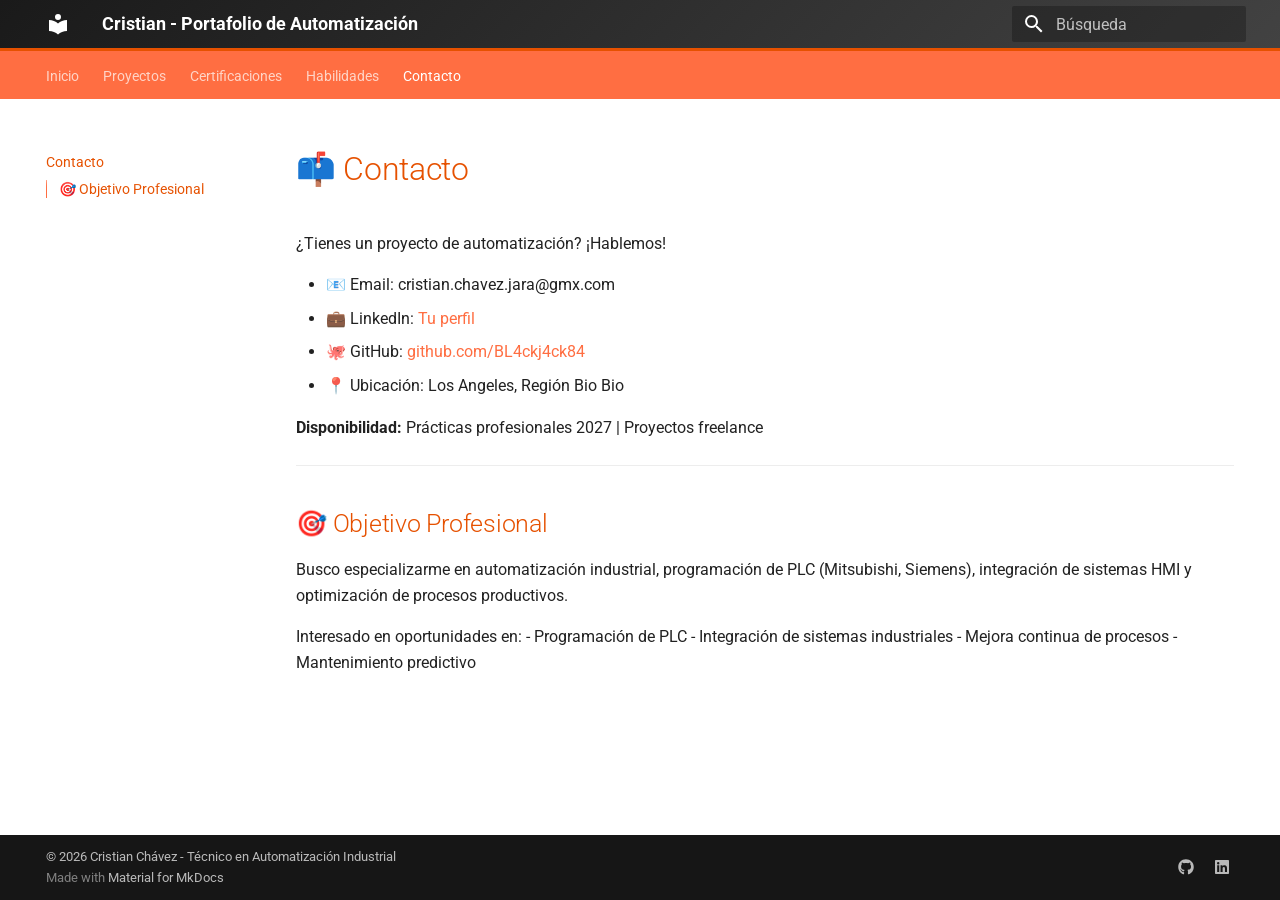
<file: contacto/index.html>
<!doctype html>
<html lang="es" class="no-js">
  <head>
    
      <meta charset="utf-8">
      <meta name="viewport" content="width=device-width,initial-scale=1">
      
        <meta name="description" content="Técnico en Automatización Industrial | PLC | IoT | Control de Procesos">
      
      
        <meta name="author" content="Cristian Ch.">
      
      
        <link rel="canonical" href="https://bl4ckj4ck84.github.io/portafolio-automatizacion/contacto/">
      
      
        <link rel="prev" href="../habilidades/">
      
      
      
        
      
      
      <link rel="icon" href="../assets/images/favicon.png">
      <meta name="generator" content="mkdocs-1.6.1, mkdocs-material-9.7.7">
    
    
      
        <title>Contacto - Cristian - Portafolio de Automatización</title>
      
    
    
      <link rel="stylesheet" href="../assets/stylesheets/main.ec1eaa64.min.css">
      
        
        <link rel="stylesheet" href="../assets/stylesheets/palette.ab4e12ef.min.css">
      
      


    
    
      
    
    
      
        
        
        <link rel="preconnect" href="https://fonts.gstatic.com" crossorigin>
        <link rel="stylesheet" href="https://fonts.googleapis.com/css?family=Roboto:300,300i,400,400i,700,700i%7CRoboto+Mono:400,400i,700,700i&display=fallback">
        <style>:root{--md-text-font:"Roboto";--md-code-font:"Roboto Mono"}</style>
      
    
    
      <link rel="stylesheet" href="../css/industrial.css">
    
    <script>__md_scope=new URL("..",location),__md_hash=e=>[...e].reduce(((e,_)=>(e<<5)-e+_.charCodeAt(0)),0),__md_get=(e,_=localStorage,t=__md_scope)=>JSON.parse(_.getItem(t.pathname+"."+e)),__md_set=(e,_,t=localStorage,a=__md_scope)=>{try{t.setItem(a.pathname+"."+e,JSON.stringify(_))}catch(e){}}</script>
    
      

    
    
  </head>
  
  
    
    
    
    
    
    <body dir="ltr" data-md-color-scheme="default" data-md-color-primary="deep-orange" data-md-color-accent="amber">
  
    
    <input class="md-toggle" data-md-toggle="drawer" type="checkbox" id="__drawer" autocomplete="off">
    <input class="md-toggle" data-md-toggle="search" type="checkbox" id="__search" autocomplete="off">
    <label class="md-overlay" for="__drawer"></label>
    <div data-md-component="skip">
      
        
        <a href="#contacto" class="md-skip">
          Saltar a contenido
        </a>
      
    </div>
    <div data-md-component="announce">
      
    </div>
    
    
      

<header class="md-header" data-md-component="header">
  <nav class="md-header__inner md-grid" aria-label="Cabecera">
    <a href=".." title="Cristian - Portafolio de Automatización" class="md-header__button md-logo" aria-label="Cristian - Portafolio de Automatización" data-md-component="logo">
      
  
  <svg xmlns="http://www.w3.org/2000/svg" viewBox="0 0 24 24"><path d="M12 8a3 3 0 0 0 3-3 3 3 0 0 0-3-3 3 3 0 0 0-3 3 3 3 0 0 0 3 3m0 3.54C9.64 9.35 6.5 8 3 8v11c3.5 0 6.64 1.35 9 3.54 2.36-2.19 5.5-3.54 9-3.54V8c-3.5 0-6.64 1.35-9 3.54"/></svg>

    </a>
    <label class="md-header__button md-icon" for="__drawer">
      
      <svg xmlns="http://www.w3.org/2000/svg" viewBox="0 0 24 24"><path d="M3 6h18v2H3zm0 5h18v2H3zm0 5h18v2H3z"/></svg>
    </label>
    <div class="md-header__title" data-md-component="header-title">
      <div class="md-header__ellipsis">
        <div class="md-header__topic">
          <span class="md-ellipsis">
            Cristian - Portafolio de Automatización
          </span>
        </div>
        <div class="md-header__topic" data-md-component="header-topic">
          <span class="md-ellipsis">
            
              Contacto
            
          </span>
        </div>
      </div>
    </div>
    
      
    
    
    
    
      
      
        <label class="md-header__button md-icon" for="__search">
          
          <svg xmlns="http://www.w3.org/2000/svg" viewBox="0 0 24 24"><path d="M9.5 3A6.5 6.5 0 0 1 16 9.5c0 1.61-.59 3.09-1.56 4.23l.27.27h.79l5 5-1.5 1.5-5-5v-.79l-.27-.27A6.52 6.52 0 0 1 9.5 16 6.5 6.5 0 0 1 3 9.5 6.5 6.5 0 0 1 9.5 3m0 2C7 5 5 7 5 9.5S7 14 9.5 14 14 12 14 9.5 12 5 9.5 5"/></svg>
        </label>
        <div class="md-search" data-md-component="search" role="dialog">
  <label class="md-search__overlay" for="__search"></label>
  <div class="md-search__inner" role="search">
    <form class="md-search__form" name="search">
      <input type="text" class="md-search__input" name="query" aria-label="Búsqueda" placeholder="Búsqueda" autocapitalize="off" autocorrect="off" autocomplete="off" spellcheck="false" data-md-component="search-query" required>
      <label class="md-search__icon md-icon" for="__search">
        
        <svg xmlns="http://www.w3.org/2000/svg" viewBox="0 0 24 24"><path d="M9.5 3A6.5 6.5 0 0 1 16 9.5c0 1.61-.59 3.09-1.56 4.23l.27.27h.79l5 5-1.5 1.5-5-5v-.79l-.27-.27A6.52 6.52 0 0 1 9.5 16 6.5 6.5 0 0 1 3 9.5 6.5 6.5 0 0 1 9.5 3m0 2C7 5 5 7 5 9.5S7 14 9.5 14 14 12 14 9.5 12 5 9.5 5"/></svg>
        
        <svg xmlns="http://www.w3.org/2000/svg" viewBox="0 0 24 24"><path d="M20 11v2H8l5.5 5.5-1.42 1.42L4.16 12l7.92-7.92L13.5 5.5 8 11z"/></svg>
      </label>
      <nav class="md-search__options" aria-label="Buscar">
        
        <button type="reset" class="md-search__icon md-icon" title="Limpiar" aria-label="Limpiar" tabindex="-1">
          
          <svg xmlns="http://www.w3.org/2000/svg" viewBox="0 0 24 24"><path d="M19 6.41 17.59 5 12 10.59 6.41 5 5 6.41 10.59 12 5 17.59 6.41 19 12 13.41 17.59 19 19 17.59 13.41 12z"/></svg>
        </button>
      </nav>
      
    </form>
    <div class="md-search__output">
      <div class="md-search__scrollwrap" tabindex="0" data-md-scrollfix>
        <div class="md-search-result" data-md-component="search-result">
          <div class="md-search-result__meta">
            Inicializando búsqueda
          </div>
          <ol class="md-search-result__list" role="presentation"></ol>
        </div>
      </div>
    </div>
  </div>
</div>
      
    
    
  </nav>
  
</header>
    
    <div class="md-container" data-md-component="container">
      
      
        
          
            
<nav class="md-tabs" aria-label="Pestañas" data-md-component="tabs">
  <div class="md-grid">
    <ul class="md-tabs__list">
      
        
  
  
  
  
    <li class="md-tabs__item">
      <a href=".." class="md-tabs__link">
        
  
  
    
  
  Inicio

      </a>
    </li>
  

      
        
  
  
  
  
    
    
      <li class="md-tabs__item">
        <a href="../proyectos/cooling-colmena/" class="md-tabs__link">
          
  
  
  Proyectos

        </a>
      </li>
    
  

      
        
  
  
  
  
    <li class="md-tabs__item">
      <a href="../certificaciones/" class="md-tabs__link">
        
  
  
    
  
  Certificaciones

      </a>
    </li>
  

      
        
  
  
  
  
    <li class="md-tabs__item">
      <a href="../habilidades/" class="md-tabs__link">
        
  
  
    
  
  Habilidades

      </a>
    </li>
  

      
        
  
  
  
    
  
  
    <li class="md-tabs__item md-tabs__item--active">
      <a href="./" class="md-tabs__link">
        
  
  
    
  
  Contacto

      </a>
    </li>
  

      
    </ul>
  </div>
</nav>
          
        
      
      <main class="md-main" data-md-component="main">
        <div class="md-main__inner md-grid">
          
            
              
              <div class="md-sidebar md-sidebar--primary" data-md-component="sidebar" data-md-type="navigation" >
                <div class="md-sidebar__scrollwrap">
                  <div class="md-sidebar__inner">
                    


  


  

<nav class="md-nav md-nav--primary md-nav--lifted md-nav--integrated" aria-label="Navegación" data-md-level="0">
  <label class="md-nav__title" for="__drawer">
    <a href=".." title="Cristian - Portafolio de Automatización" class="md-nav__button md-logo" aria-label="Cristian - Portafolio de Automatización" data-md-component="logo">
      
  
  <svg xmlns="http://www.w3.org/2000/svg" viewBox="0 0 24 24"><path d="M12 8a3 3 0 0 0 3-3 3 3 0 0 0-3-3 3 3 0 0 0-3 3 3 3 0 0 0 3 3m0 3.54C9.64 9.35 6.5 8 3 8v11c3.5 0 6.64 1.35 9 3.54 2.36-2.19 5.5-3.54 9-3.54V8c-3.5 0-6.64 1.35-9 3.54"/></svg>

    </a>
    Cristian - Portafolio de Automatización
  </label>
  
  <ul class="md-nav__list" data-md-scrollfix>
    
      
      
  
  
  
  
    <li class="md-nav__item">
      <a href=".." class="md-nav__link">
        
  
  
  <span class="md-ellipsis">
    
  
    Inicio
  

    
  </span>
  
  

      </a>
    </li>
  

    
      
      
  
  
  
  
    
    
    
    
      
      
        
      
    
    
    <li class="md-nav__item md-nav__item--nested">
      
        
        
        <input class="md-nav__toggle md-toggle " type="checkbox" id="__nav_2" >
        
          
          <label class="md-nav__link" for="__nav_2" id="__nav_2_label" tabindex="0">
            
  
  
  <span class="md-ellipsis">
    
  
    Proyectos
  

    
  </span>
  
  

            <span class="md-nav__icon md-icon"></span>
          </label>
        
        <nav class="md-nav" data-md-level="1" aria-labelledby="__nav_2_label" aria-expanded="false">
          <label class="md-nav__title" for="__nav_2">
            <span class="md-nav__icon md-icon"></span>
            
  
    Proyectos
  

          </label>
          <ul class="md-nav__list" data-md-scrollfix>
            
              
                
  
  
  
  
    <li class="md-nav__item">
      <a href="../proyectos/cooling-colmena/" class="md-nav__link">
        
  
  
  <span class="md-ellipsis">
    
  
    Cooling Colmena
  

    
  </span>
  
  

      </a>
    </li>
  

              
            
              
                
  
  
  
  
    <li class="md-nav__item">
      <a href="../proyectos/instalacion-electrica-domiciliaria/" class="md-nav__link">
        
  
  
  <span class="md-ellipsis">
    
  
    Instalación Eléctrica Domiciliaria
  

    
  </span>
  
  

      </a>
    </li>
  

              
            
              
                
  
  
  
  
    <li class="md-nav__item">
      <a href="../proyectos/instalacion-solar-residencial/" class="md-nav__link">
        
  
  
  <span class="md-ellipsis">
    
  
    Instalación Solar Residencial
  

    
  </span>
  
  

      </a>
    </li>
  

              
            
              
                
  
  
  
  
    <li class="md-nav__item">
      <a href="../proyectos/proximamente/" class="md-nav__link">
        
  
  
  <span class="md-ellipsis">
    
  
    Próximamente
  

    
  </span>
  
  

      </a>
    </li>
  

              
            
          </ul>
        </nav>
      
    </li>
  

    
      
      
  
  
  
  
    <li class="md-nav__item">
      <a href="../certificaciones/" class="md-nav__link">
        
  
  
  <span class="md-ellipsis">
    
  
    Certificaciones
  

    
  </span>
  
  

      </a>
    </li>
  

    
      
      
  
  
  
  
    <li class="md-nav__item">
      <a href="../habilidades/" class="md-nav__link">
        
  
  
  <span class="md-ellipsis">
    
  
    Habilidades
  

    
  </span>
  
  

      </a>
    </li>
  

    
      
      
  
  
    
  
  
  
    <li class="md-nav__item md-nav__item--active">
      
      <input class="md-nav__toggle md-toggle" type="checkbox" id="__toc">
      
      
        
      
      
        <label class="md-nav__link md-nav__link--active" for="__toc">
          
  
  
  <span class="md-ellipsis">
    
  
    Contacto
  

    
  </span>
  
  

          <span class="md-nav__icon md-icon"></span>
        </label>
      
      <a href="./" class="md-nav__link md-nav__link--active">
        
  
  
  <span class="md-ellipsis">
    
  
    Contacto
  

    
  </span>
  
  

      </a>
      
        

<nav class="md-nav md-nav--secondary" aria-label="Tabla de contenidos">
  
  
  
    
  
  
    <label class="md-nav__title" for="__toc">
      <span class="md-nav__icon md-icon"></span>
      Tabla de contenidos
    </label>
    <ul class="md-nav__list" data-md-component="toc" data-md-scrollfix>
      
        <li class="md-nav__item">
  <a href="#objetivo-profesional" class="md-nav__link">
    <span class="md-ellipsis">
      
        🎯 Objetivo Profesional
      
    </span>
  </a>
  
</li>
      
    </ul>
  
</nav>
      
    </li>
  

    
  </ul>
</nav>
                  </div>
                </div>
              </div>
            
            
          
          
            <div class="md-content" data-md-component="content">
              
              <article class="md-content__inner md-typeset">
                
                  



<h1 id="contacto">📫 Contacto<a class="headerlink" href="#contacto" title="Permanent link">&para;</a></h1>
<p>¿Tienes un proyecto de automatización? ¡Hablemos!</p>
<ul>
<li>📧 Email: cristian.chavez.jara@gmx.com</li>
<li>💼 LinkedIn: <a href="https://linkedin.com/in/cristian-chavez">Tu perfil</a></li>
<li>🐙 GitHub: <a href="https://github.com/BL4ckj4ck84">github.com/BL4ckj4ck84</a></li>
<li>📍 Ubicación: Los Angeles, Región Bio Bio</li>
</ul>
<p><strong>Disponibilidad:</strong> Prácticas profesionales 2027 | Proyectos freelance</p>
<hr />
<h2 id="objetivo-profesional">🎯 Objetivo Profesional<a class="headerlink" href="#objetivo-profesional" title="Permanent link">&para;</a></h2>
<p>Busco especializarme en automatización industrial, programación de PLC (Mitsubishi, Siemens), integración de sistemas HMI y optimización de procesos productivos.</p>
<p>Interesado en oportunidades en:
- Programación de PLC
- Integración de sistemas industriales
- Mejora continua de procesos
- Mantenimiento predictivo</p>












                
              </article>
            </div>
          
          
<script>var target=document.getElementById(location.hash.slice(1));target&&target.name&&(target.checked=target.name.startsWith("__tabbed_"))</script>
        </div>
        
          <button type="button" class="md-top md-icon" data-md-component="top" hidden>
  
  <svg xmlns="http://www.w3.org/2000/svg" viewBox="0 0 24 24"><path d="M13 20h-2V8l-5.5 5.5-1.42-1.42L12 4.16l7.92 7.92-1.42 1.42L13 8z"/></svg>
  Volver al principio
</button>
        
      </main>
      
        <footer class="md-footer">
  
  <div class="md-footer-meta md-typeset">
    <div class="md-footer-meta__inner md-grid">
      <div class="md-copyright">
  
    <div class="md-copyright__highlight">
      © 2026 Cristian Chávez - Técnico en Automatización Industrial

    </div>
  
  
    Made with
    <a href="https://squidfunk.github.io/mkdocs-material/" target="_blank" rel="noopener">
      Material for MkDocs
    </a>
  
</div>
      
        
<div class="md-social">
  
    
    
    
    
    <a href="https://github.com/BL4ckj4ck84" target="_blank" rel="noopener" title="GitHub" class="md-social__link">
      <svg xmlns="http://www.w3.org/2000/svg" viewBox="0 0 512 512"><!--! Font Awesome Free 7.1.0 by @fontawesome - https://fontawesome.com License - https://fontawesome.com/license/free (Icons: CC BY 4.0, Fonts: SIL OFL 1.1, Code: MIT License) Copyright 2025 Fonticons, Inc.--><path d="M173.9 397.4c0 2-2.3 3.6-5.2 3.6-3.3.3-5.6-1.3-5.6-3.6 0-2 2.3-3.6 5.2-3.6 3-.3 5.6 1.3 5.6 3.6m-31.1-4.5c-.7 2 1.3 4.3 4.3 4.9 2.6 1 5.6 0 6.2-2s-1.3-4.3-4.3-5.2c-2.6-.7-5.5.3-6.2 2.3m44.2-1.7c-2.9.7-4.9 2.6-4.6 4.9.3 2 2.9 3.3 5.9 2.6 2.9-.7 4.9-2.6 4.6-4.6-.3-1.9-3-3.2-5.9-2.9M252.8 8C114.1 8 8 113.3 8 252c0 110.9 69.8 205.8 169.5 239.2 12.8 2.3 17.3-5.6 17.3-12.1 0-6.2-.3-40.4-.3-61.4 0 0-70 15-84.7-29.8 0 0-11.4-29.1-27.8-36.6 0 0-22.9-15.7 1.6-15.4 0 0 24.9 2 38.6 25.8 21.9 38.6 58.6 27.5 72.9 20.9 2.3-16 8.8-27.1 16-33.7-55.9-6.2-112.3-14.3-112.3-110.5 0-27.5 7.6-41.3 23.6-58.9-2.6-6.5-11.1-33.3 2.6-67.9 20.9-6.5 69 27 69 27 20-5.6 41.5-8.5 62.8-8.5s42.8 2.9 62.8 8.5c0 0 48.1-33.6 69-27 13.7 34.7 5.2 61.4 2.6 67.9 16 17.7 25.8 31.5 25.8 58.9 0 96.5-58.9 104.2-114.8 110.5 9.2 7.9 17 22.9 17 46.4 0 33.7-.3 75.4-.3 83.6 0 6.5 4.6 14.4 17.3 12.1C436.2 457.8 504 362.9 504 252 504 113.3 391.5 8 252.8 8M105.2 352.9c-1.3 1-1 3.3.7 5.2 1.6 1.6 3.9 2.3 5.2 1 1.3-1 1-3.3-.7-5.2-1.6-1.6-3.9-2.3-5.2-1m-10.8-8.1c-.7 1.3.3 2.9 2.3 3.9 1.6 1 3.6.7 4.3-.7.7-1.3-.3-2.9-2.3-3.9-2-.6-3.6-.3-4.3.7m32.4 35.6c-1.6 1.3-1 4.3 1.3 6.2 2.3 2.3 5.2 2.6 6.5 1 1.3-1.3.7-4.3-1.3-6.2-2.2-2.3-5.2-2.6-6.5-1m-11.4-14.7c-1.6 1-1.6 3.6 0 5.9s4.3 3.3 5.6 2.3c1.6-1.3 1.6-3.9 0-6.2-1.4-2.3-4-3.3-5.6-2"/></svg>
    </a>
  
    
    
    
    
    <a href="https://linkedin.com/in/tu-perfil" target="_blank" rel="noopener" title="LinkedIn" class="md-social__link">
      <svg xmlns="http://www.w3.org/2000/svg" viewBox="0 0 448 512"><!--! Font Awesome Free 7.1.0 by @fontawesome - https://fontawesome.com License - https://fontawesome.com/license/free (Icons: CC BY 4.0, Fonts: SIL OFL 1.1, Code: MIT License) Copyright 2025 Fonticons, Inc.--><path d="M416 32H31.9C14.3 32 0 46.5 0 64.3v383.4C0 465.5 14.3 480 31.9 480H416c17.6 0 32-14.5 32-32.3V64.3c0-17.8-14.4-32.3-32-32.3M135.4 416H69V202.2h66.5V416zM102.2 96a38.5 38.5 0 1 1 0 77 38.5 38.5 0 1 1 0-77m282.1 320h-66.4V312c0-24.8-.5-56.7-34.5-56.7-34.6 0-39.9 27-39.9 54.9V416h-66.4V202.2h63.7v29.2h.9c8.9-16.8 30.6-34.5 62.9-34.5 67.2 0 79.7 44.3 79.7 101.9z"/></svg>
    </a>
  
</div>
      
    </div>
  </div>
</footer>
      
    </div>
    <div class="md-dialog" data-md-component="dialog">
      <div class="md-dialog__inner md-typeset"></div>
    </div>
    
    
    
      
      
      <script id="__config" type="application/json">{"annotate": null, "base": "..", "features": ["navigation.tabs", "navigation.sections", "toc.integrate", "content.code.copy", "navigation.top"], "search": "../assets/javascripts/workers/search.2c215733.min.js", "tags": null, "translations": {"clipboard.copied": "Copiado al portapapeles", "clipboard.copy": "Copiar al portapapeles", "search.result.more.one": "1 m\u00e1s en esta p\u00e1gina", "search.result.more.other": "# m\u00e1s en esta p\u00e1gina", "search.result.none": "No se encontraron documentos", "search.result.one": "1 documento encontrado", "search.result.other": "# documentos encontrados", "search.result.placeholder": "Teclee para comenzar b\u00fasqueda", "search.result.term.missing": "Falta", "select.version": "Seleccionar versi\u00f3n"}, "version": null}</script>
    
    
      <script src="../assets/javascripts/bundle.d7400e89.min.js"></script>
      
    
  </body>
</html>
</file>
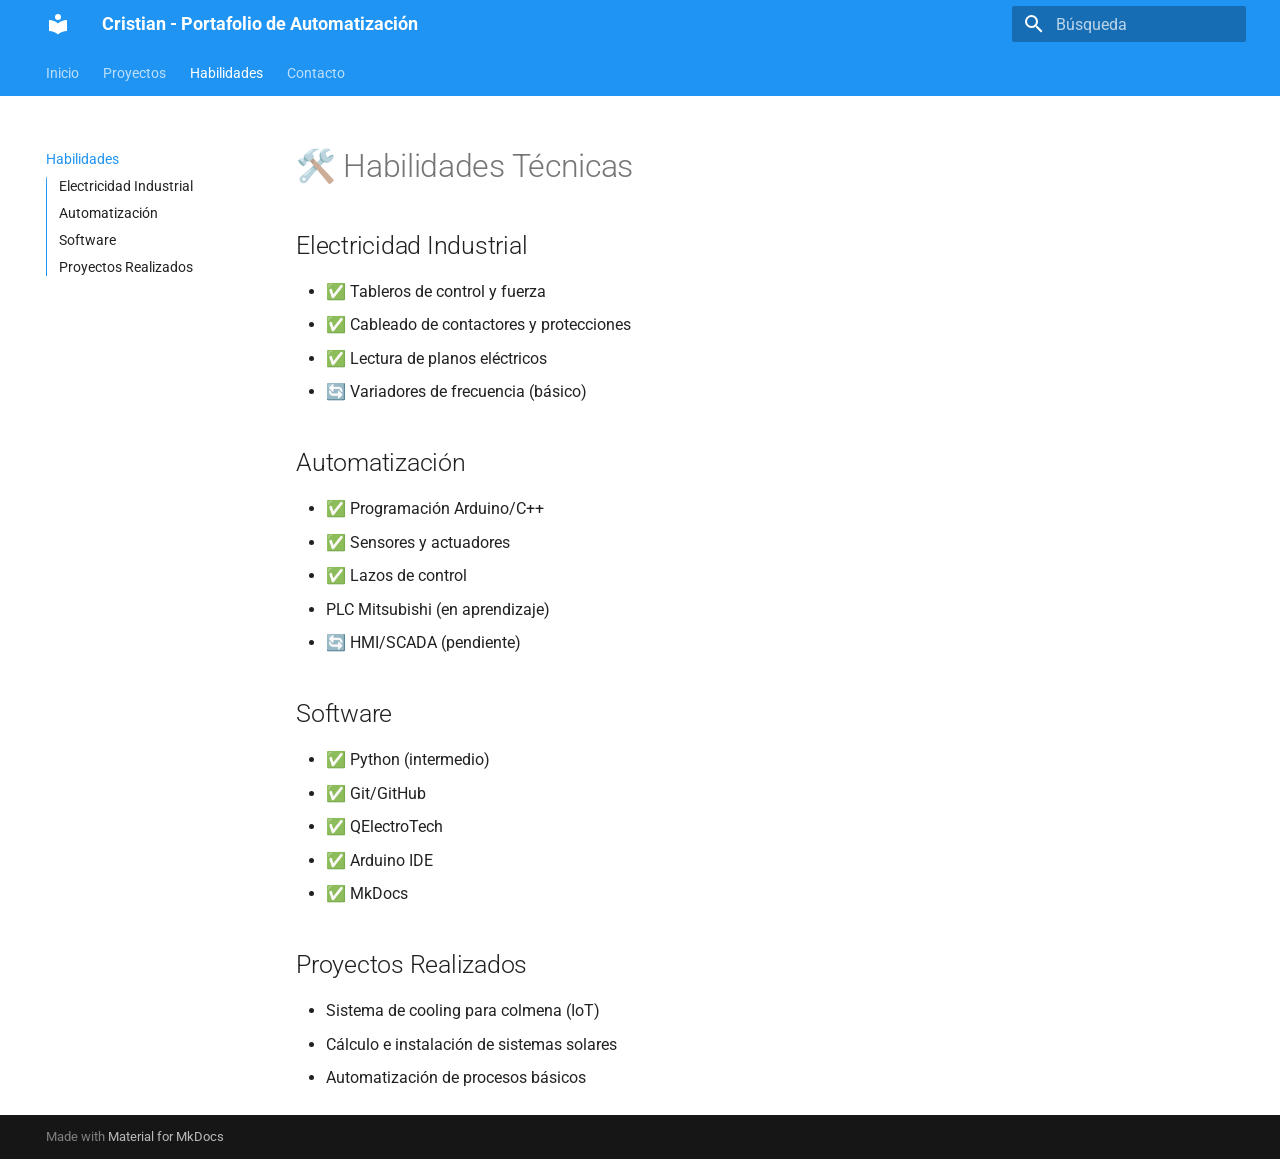
<file: habilidades/index.html>
<!doctype html>
<html lang="es" class="no-js">
  <head>
    
      <meta charset="utf-8">
      <meta name="viewport" content="width=device-width,initial-scale=1">
      
        <meta name="description" content="Técnico en Automatización Industrial | PLC | IoT | Control de Procesos">
      
      
        <meta name="author" content="Cristian">
      
      
        <link rel="canonical" href="https://Bl4ckj4ck84.github.io/portafolio-automatizacion/habilidades/">
      
      
        <link rel="prev" href="../proyectos/proximamente/">
      
      
        <link rel="next" href="../contacto/">
      
      
        
      
      
      <link rel="icon" href="../assets/images/favicon.png">
      <meta name="generator" content="mkdocs-1.6.1, mkdocs-material-9.7.7">
    
    
      
        <title>Habilidades - Cristian - Portafolio de Automatización</title>
      
    
    
      <link rel="stylesheet" href="../assets/stylesheets/main.ec1eaa64.min.css">
      
        
        <link rel="stylesheet" href="../assets/stylesheets/palette.ab4e12ef.min.css">
      
      


    
    
      
    
    
      
        
        
        <link rel="preconnect" href="https://fonts.gstatic.com" crossorigin>
        <link rel="stylesheet" href="https://fonts.googleapis.com/css?family=Roboto:300,300i,400,400i,700,700i%7CRoboto+Mono:400,400i,700,700i&display=fallback">
        <style>:root{--md-text-font:"Roboto";--md-code-font:"Roboto Mono"}</style>
      
    
    
    <script>__md_scope=new URL("..",location),__md_hash=e=>[...e].reduce(((e,_)=>(e<<5)-e+_.charCodeAt(0)),0),__md_get=(e,_=localStorage,t=__md_scope)=>JSON.parse(_.getItem(t.pathname+"."+e)),__md_set=(e,_,t=localStorage,a=__md_scope)=>{try{t.setItem(a.pathname+"."+e,JSON.stringify(_))}catch(e){}}</script>
    
      

    
    
  </head>
  
  
    
    
    
    
    
    <body dir="ltr" data-md-color-scheme="default" data-md-color-primary="blue" data-md-color-accent="blue">
  
    
    <input class="md-toggle" data-md-toggle="drawer" type="checkbox" id="__drawer" autocomplete="off">
    <input class="md-toggle" data-md-toggle="search" type="checkbox" id="__search" autocomplete="off">
    <label class="md-overlay" for="__drawer"></label>
    <div data-md-component="skip">
      
        
        <a href="#habilidades-tecnicas" class="md-skip">
          Saltar a contenido
        </a>
      
    </div>
    <div data-md-component="announce">
      
    </div>
    
    
      

<header class="md-header" data-md-component="header">
  <nav class="md-header__inner md-grid" aria-label="Cabecera">
    <a href=".." title="Cristian - Portafolio de Automatización" class="md-header__button md-logo" aria-label="Cristian - Portafolio de Automatización" data-md-component="logo">
      
  
  <svg xmlns="http://www.w3.org/2000/svg" viewBox="0 0 24 24"><path d="M12 8a3 3 0 0 0 3-3 3 3 0 0 0-3-3 3 3 0 0 0-3 3 3 3 0 0 0 3 3m0 3.54C9.64 9.35 6.5 8 3 8v11c3.5 0 6.64 1.35 9 3.54 2.36-2.19 5.5-3.54 9-3.54V8c-3.5 0-6.64 1.35-9 3.54"/></svg>

    </a>
    <label class="md-header__button md-icon" for="__drawer">
      
      <svg xmlns="http://www.w3.org/2000/svg" viewBox="0 0 24 24"><path d="M3 6h18v2H3zm0 5h18v2H3zm0 5h18v2H3z"/></svg>
    </label>
    <div class="md-header__title" data-md-component="header-title">
      <div class="md-header__ellipsis">
        <div class="md-header__topic">
          <span class="md-ellipsis">
            Cristian - Portafolio de Automatización
          </span>
        </div>
        <div class="md-header__topic" data-md-component="header-topic">
          <span class="md-ellipsis">
            
              Habilidades
            
          </span>
        </div>
      </div>
    </div>
    
      
    
    
    
    
      
      
        <label class="md-header__button md-icon" for="__search">
          
          <svg xmlns="http://www.w3.org/2000/svg" viewBox="0 0 24 24"><path d="M9.5 3A6.5 6.5 0 0 1 16 9.5c0 1.61-.59 3.09-1.56 4.23l.27.27h.79l5 5-1.5 1.5-5-5v-.79l-.27-.27A6.52 6.52 0 0 1 9.5 16 6.5 6.5 0 0 1 3 9.5 6.5 6.5 0 0 1 9.5 3m0 2C7 5 5 7 5 9.5S7 14 9.5 14 14 12 14 9.5 12 5 9.5 5"/></svg>
        </label>
        <div class="md-search" data-md-component="search" role="dialog">
  <label class="md-search__overlay" for="__search"></label>
  <div class="md-search__inner" role="search">
    <form class="md-search__form" name="search">
      <input type="text" class="md-search__input" name="query" aria-label="Búsqueda" placeholder="Búsqueda" autocapitalize="off" autocorrect="off" autocomplete="off" spellcheck="false" data-md-component="search-query" required>
      <label class="md-search__icon md-icon" for="__search">
        
        <svg xmlns="http://www.w3.org/2000/svg" viewBox="0 0 24 24"><path d="M9.5 3A6.5 6.5 0 0 1 16 9.5c0 1.61-.59 3.09-1.56 4.23l.27.27h.79l5 5-1.5 1.5-5-5v-.79l-.27-.27A6.52 6.52 0 0 1 9.5 16 6.5 6.5 0 0 1 3 9.5 6.5 6.5 0 0 1 9.5 3m0 2C7 5 5 7 5 9.5S7 14 9.5 14 14 12 14 9.5 12 5 9.5 5"/></svg>
        
        <svg xmlns="http://www.w3.org/2000/svg" viewBox="0 0 24 24"><path d="M20 11v2H8l5.5 5.5-1.42 1.42L4.16 12l7.92-7.92L13.5 5.5 8 11z"/></svg>
      </label>
      <nav class="md-search__options" aria-label="Buscar">
        
        <button type="reset" class="md-search__icon md-icon" title="Limpiar" aria-label="Limpiar" tabindex="-1">
          
          <svg xmlns="http://www.w3.org/2000/svg" viewBox="0 0 24 24"><path d="M19 6.41 17.59 5 12 10.59 6.41 5 5 6.41 10.59 12 5 17.59 6.41 19 12 13.41 17.59 19 19 17.59 13.41 12z"/></svg>
        </button>
      </nav>
      
    </form>
    <div class="md-search__output">
      <div class="md-search__scrollwrap" tabindex="0" data-md-scrollfix>
        <div class="md-search-result" data-md-component="search-result">
          <div class="md-search-result__meta">
            Inicializando búsqueda
          </div>
          <ol class="md-search-result__list" role="presentation"></ol>
        </div>
      </div>
    </div>
  </div>
</div>
      
    
    
  </nav>
  
</header>
    
    <div class="md-container" data-md-component="container">
      
      
        
          
            
<nav class="md-tabs" aria-label="Pestañas" data-md-component="tabs">
  <div class="md-grid">
    <ul class="md-tabs__list">
      
        
  
  
  
  
    <li class="md-tabs__item">
      <a href=".." class="md-tabs__link">
        
  
  
    
  
  Inicio

      </a>
    </li>
  

      
        
  
  
  
  
    
    
      <li class="md-tabs__item">
        <a href="../proyectos/cooling-colmena/" class="md-tabs__link">
          
  
  
  Proyectos

        </a>
      </li>
    
  

      
        
  
  
  
    
  
  
    <li class="md-tabs__item md-tabs__item--active">
      <a href="./" class="md-tabs__link">
        
  
  
    
  
  Habilidades

      </a>
    </li>
  

      
        
  
  
  
  
    <li class="md-tabs__item">
      <a href="../contacto/" class="md-tabs__link">
        
  
  
    
  
  Contacto

      </a>
    </li>
  

      
    </ul>
  </div>
</nav>
          
        
      
      <main class="md-main" data-md-component="main">
        <div class="md-main__inner md-grid">
          
            
              
              <div class="md-sidebar md-sidebar--primary" data-md-component="sidebar" data-md-type="navigation" >
                <div class="md-sidebar__scrollwrap">
                  <div class="md-sidebar__inner">
                    


  


  

<nav class="md-nav md-nav--primary md-nav--lifted md-nav--integrated" aria-label="Navegación" data-md-level="0">
  <label class="md-nav__title" for="__drawer">
    <a href=".." title="Cristian - Portafolio de Automatización" class="md-nav__button md-logo" aria-label="Cristian - Portafolio de Automatización" data-md-component="logo">
      
  
  <svg xmlns="http://www.w3.org/2000/svg" viewBox="0 0 24 24"><path d="M12 8a3 3 0 0 0 3-3 3 3 0 0 0-3-3 3 3 0 0 0-3 3 3 3 0 0 0 3 3m0 3.54C9.64 9.35 6.5 8 3 8v11c3.5 0 6.64 1.35 9 3.54 2.36-2.19 5.5-3.54 9-3.54V8c-3.5 0-6.64 1.35-9 3.54"/></svg>

    </a>
    Cristian - Portafolio de Automatización
  </label>
  
  <ul class="md-nav__list" data-md-scrollfix>
    
      
      
  
  
  
  
    <li class="md-nav__item">
      <a href=".." class="md-nav__link">
        
  
  
  <span class="md-ellipsis">
    
  
    Inicio
  

    
  </span>
  
  

      </a>
    </li>
  

    
      
      
  
  
  
  
    
    
    
    
      
      
        
      
    
    
    <li class="md-nav__item md-nav__item--nested">
      
        
        
        <input class="md-nav__toggle md-toggle " type="checkbox" id="__nav_2" >
        
          
          <label class="md-nav__link" for="__nav_2" id="__nav_2_label" tabindex="0">
            
  
  
  <span class="md-ellipsis">
    
  
    Proyectos
  

    
  </span>
  
  

            <span class="md-nav__icon md-icon"></span>
          </label>
        
        <nav class="md-nav" data-md-level="1" aria-labelledby="__nav_2_label" aria-expanded="false">
          <label class="md-nav__title" for="__nav_2">
            <span class="md-nav__icon md-icon"></span>
            
  
    Proyectos
  

          </label>
          <ul class="md-nav__list" data-md-scrollfix>
            
              
                
  
  
  
  
    <li class="md-nav__item">
      <a href="../proyectos/cooling-colmena/" class="md-nav__link">
        
  
  
  <span class="md-ellipsis">
    
  
    Cooling Colmena
  

    
  </span>
  
  

      </a>
    </li>
  

              
            
              
                
  
  
  
  
    <li class="md-nav__item">
      <a href="../proyectos/proximamente/" class="md-nav__link">
        
  
  
  <span class="md-ellipsis">
    
  
    Próximamente
  

    
  </span>
  
  

      </a>
    </li>
  

              
            
          </ul>
        </nav>
      
    </li>
  

    
      
      
  
  
    
  
  
  
    <li class="md-nav__item md-nav__item--active">
      
      <input class="md-nav__toggle md-toggle" type="checkbox" id="__toc">
      
      
        
      
      
        <label class="md-nav__link md-nav__link--active" for="__toc">
          
  
  
  <span class="md-ellipsis">
    
  
    Habilidades
  

    
  </span>
  
  

          <span class="md-nav__icon md-icon"></span>
        </label>
      
      <a href="./" class="md-nav__link md-nav__link--active">
        
  
  
  <span class="md-ellipsis">
    
  
    Habilidades
  

    
  </span>
  
  

      </a>
      
        

<nav class="md-nav md-nav--secondary" aria-label="Tabla de contenidos">
  
  
  
    
  
  
    <label class="md-nav__title" for="__toc">
      <span class="md-nav__icon md-icon"></span>
      Tabla de contenidos
    </label>
    <ul class="md-nav__list" data-md-component="toc" data-md-scrollfix>
      
        <li class="md-nav__item">
  <a href="#electricidad-industrial" class="md-nav__link">
    <span class="md-ellipsis">
      
        Electricidad Industrial
      
    </span>
  </a>
  
</li>
      
        <li class="md-nav__item">
  <a href="#automatizacion" class="md-nav__link">
    <span class="md-ellipsis">
      
        Automatización
      
    </span>
  </a>
  
</li>
      
        <li class="md-nav__item">
  <a href="#software" class="md-nav__link">
    <span class="md-ellipsis">
      
        Software
      
    </span>
  </a>
  
</li>
      
        <li class="md-nav__item">
  <a href="#proyectos-realizados" class="md-nav__link">
    <span class="md-ellipsis">
      
        Proyectos Realizados
      
    </span>
  </a>
  
</li>
      
    </ul>
  
</nav>
      
    </li>
  

    
      
      
  
  
  
  
    <li class="md-nav__item">
      <a href="../contacto/" class="md-nav__link">
        
  
  
  <span class="md-ellipsis">
    
  
    Contacto
  

    
  </span>
  
  

      </a>
    </li>
  

    
  </ul>
</nav>
                  </div>
                </div>
              </div>
            
            
          
          
            <div class="md-content" data-md-component="content">
              
              <article class="md-content__inner md-typeset">
                
                  



<h1 id="habilidades-tecnicas">🛠️ Habilidades Técnicas</h1>
<h2 id="electricidad-industrial">Electricidad Industrial</h2>
<ul>
<li>✅ Tableros de control y fuerza</li>
<li>✅ Cableado de contactores y protecciones</li>
<li>✅ Lectura de planos eléctricos</li>
<li>🔄 Variadores de frecuencia (básico)</li>
</ul>
<h2 id="automatizacion">Automatización</h2>
<ul>
<li>✅ Programación Arduino/C++</li>
<li>✅ Sensores y actuadores</li>
<li>✅ Lazos de control</li>
<li>PLC Mitsubishi (en aprendizaje)</li>
<li>🔄 HMI/SCADA (pendiente)</li>
</ul>
<h2 id="software">Software</h2>
<ul>
<li>✅ Python (intermedio)</li>
<li>✅ Git/GitHub</li>
<li>✅ QElectroTech</li>
<li>✅ Arduino IDE</li>
<li>✅ MkDocs</li>
</ul>
<h2 id="proyectos-realizados">Proyectos Realizados</h2>
<ul>
<li>Sistema de cooling para colmena (IoT)</li>
<li>Cálculo e instalación de sistemas solares</li>
<li>Automatización de procesos básicos</li>
</ul>












                
              </article>
            </div>
          
          
<script>var target=document.getElementById(location.hash.slice(1));target&&target.name&&(target.checked=target.name.startsWith("__tabbed_"))</script>
        </div>
        
      </main>
      
        <footer class="md-footer">
  
  <div class="md-footer-meta md-typeset">
    <div class="md-footer-meta__inner md-grid">
      <div class="md-copyright">
  
  
    Made with
    <a href="https://squidfunk.github.io/mkdocs-material/" target="_blank" rel="noopener">
      Material for MkDocs
    </a>
  
</div>
      
    </div>
  </div>
</footer>
      
    </div>
    <div class="md-dialog" data-md-component="dialog">
      <div class="md-dialog__inner md-typeset"></div>
    </div>
    
    
    
      
      
      <script id="__config" type="application/json">{"annotate": null, "base": "..", "features": ["navigation.tabs", "navigation.sections", "toc.integrate"], "search": "../assets/javascripts/workers/search.2c215733.min.js", "tags": null, "translations": {"clipboard.copied": "Copiado al portapapeles", "clipboard.copy": "Copiar al portapapeles", "search.result.more.one": "1 m\u00e1s en esta p\u00e1gina", "search.result.more.other": "# m\u00e1s en esta p\u00e1gina", "search.result.none": "No se encontraron documentos", "search.result.one": "1 documento encontrado", "search.result.other": "# documentos encontrados", "search.result.placeholder": "Teclee para comenzar b\u00fasqueda", "search.result.term.missing": "Falta", "select.version": "Seleccionar versi\u00f3n"}, "version": null}</script>
    
    
      <script src="../assets/javascripts/bundle.d7400e89.min.js"></script>
      
    
  </body>
</html>
</file>
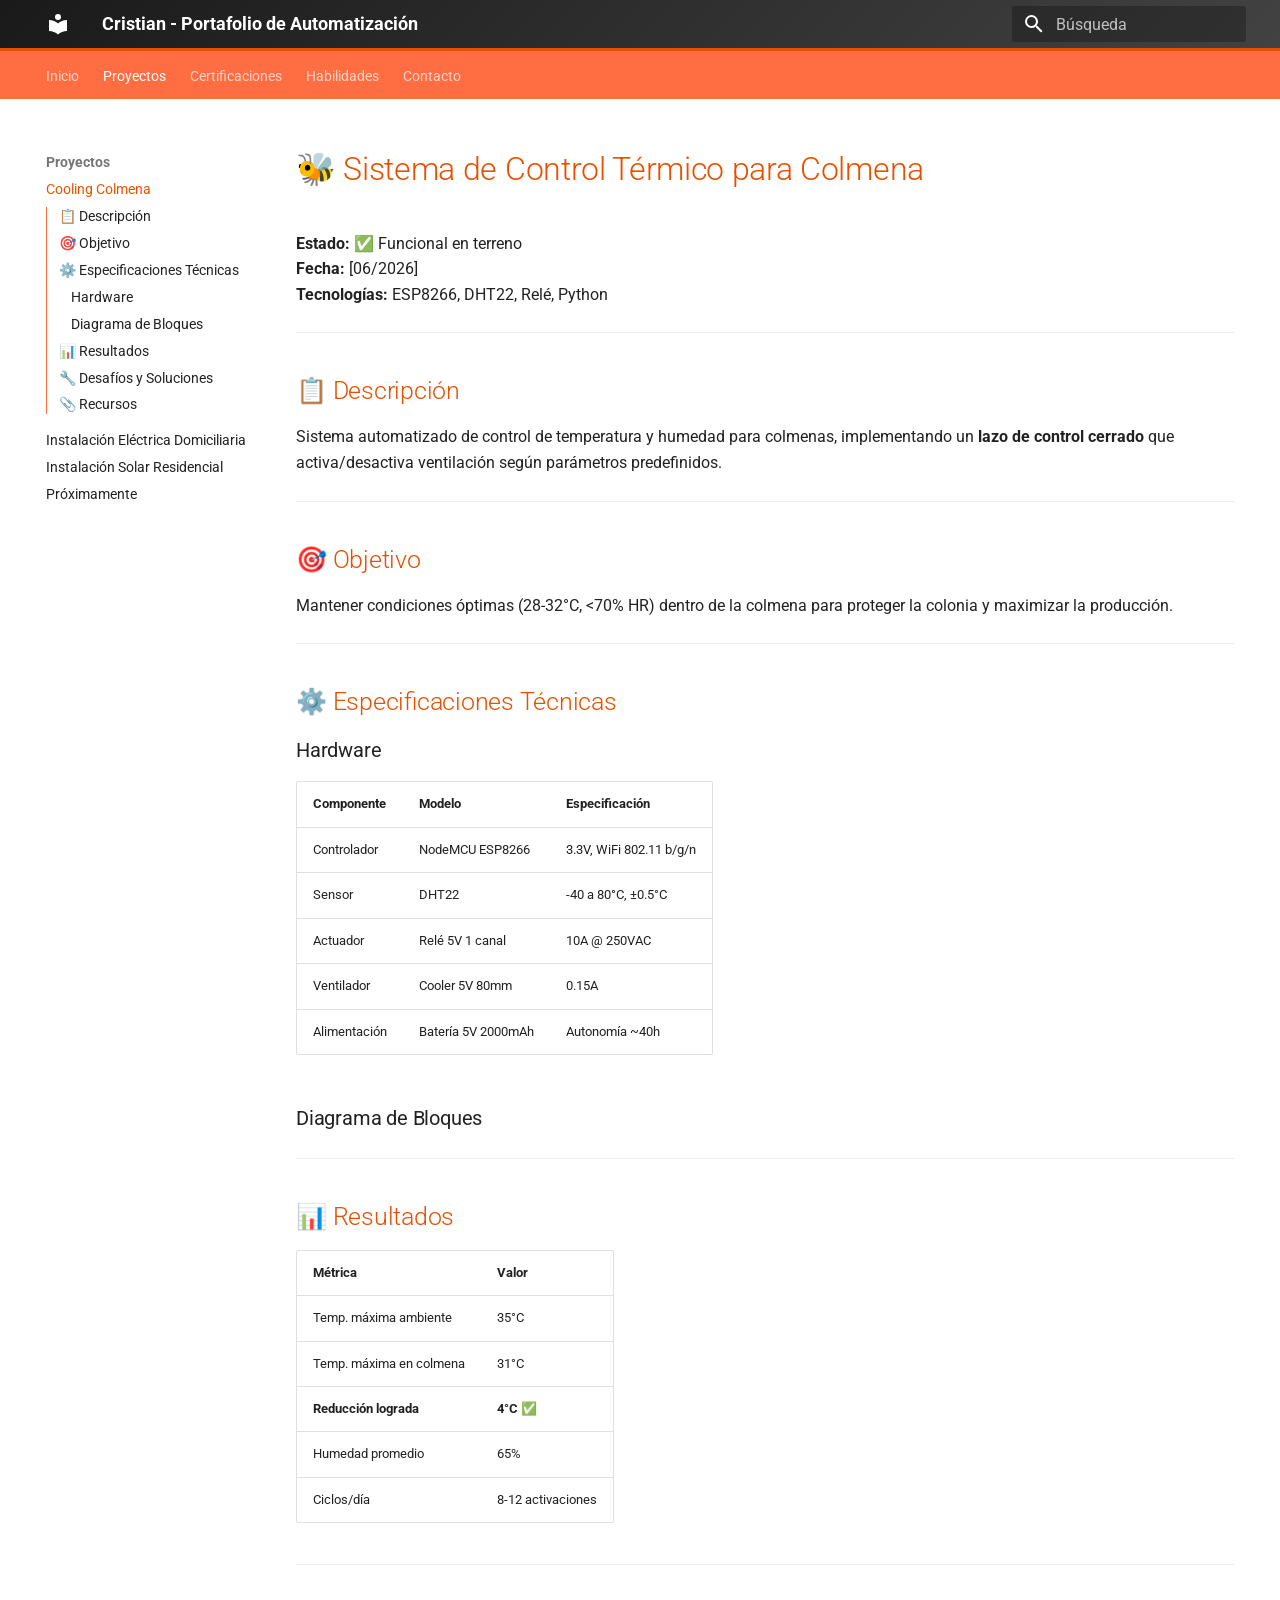
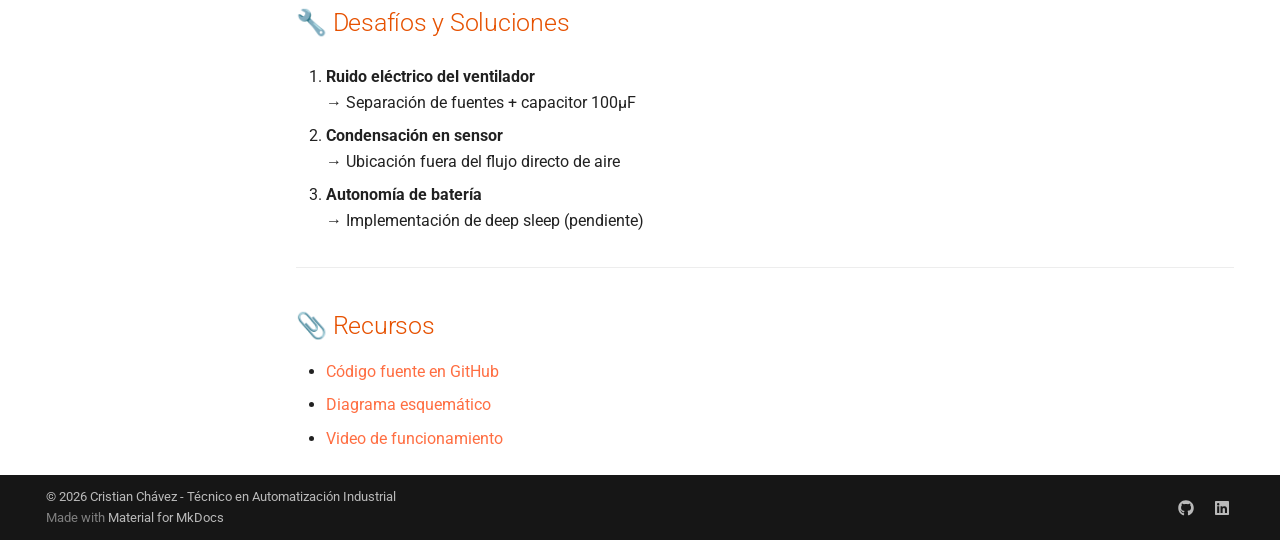
<file: proyectos/cooling-colmena/index.html>
<!doctype html>
<html lang="es" class="no-js">
  <head>
    
      <meta charset="utf-8">
      <meta name="viewport" content="width=device-width,initial-scale=1">
      
        <meta name="description" content="Técnico en Automatización Industrial | PLC | IoT | Control de Procesos">
      
      
        <meta name="author" content="Cristian Ch.">
      
      
        <link rel="canonical" href="https://bl4ckj4ck84.github.io/portafolio-automatizacion/proyectos/cooling-colmena/">
      
      
        <link rel="prev" href="../..">
      
      
        <link rel="next" href="../instalacion-electrica-domiciliaria/">
      
      
        
      
      
      <link rel="icon" href="../../assets/images/favicon.png">
      <meta name="generator" content="mkdocs-1.6.1, mkdocs-material-9.7.7">
    
    
      
        <title>Cooling Colmena - Cristian - Portafolio de Automatización</title>
      
    
    
      <link rel="stylesheet" href="../../assets/stylesheets/main.ec1eaa64.min.css">
      
        
        <link rel="stylesheet" href="../../assets/stylesheets/palette.ab4e12ef.min.css">
      
      


    
    
      
    
    
      
        
        
        <link rel="preconnect" href="https://fonts.gstatic.com" crossorigin>
        <link rel="stylesheet" href="https://fonts.googleapis.com/css?family=Roboto:300,300i,400,400i,700,700i%7CRoboto+Mono:400,400i,700,700i&display=fallback">
        <style>:root{--md-text-font:"Roboto";--md-code-font:"Roboto Mono"}</style>
      
    
    
      <link rel="stylesheet" href="../../css/industrial.css">
    
    <script>__md_scope=new URL("../..",location),__md_hash=e=>[...e].reduce(((e,_)=>(e<<5)-e+_.charCodeAt(0)),0),__md_get=(e,_=localStorage,t=__md_scope)=>JSON.parse(_.getItem(t.pathname+"."+e)),__md_set=(e,_,t=localStorage,a=__md_scope)=>{try{t.setItem(a.pathname+"."+e,JSON.stringify(_))}catch(e){}}</script>
    
      

    
    
  </head>
  
  
    
    
    
    
    
    <body dir="ltr" data-md-color-scheme="default" data-md-color-primary="deep-orange" data-md-color-accent="amber">
  
    
    <input class="md-toggle" data-md-toggle="drawer" type="checkbox" id="__drawer" autocomplete="off">
    <input class="md-toggle" data-md-toggle="search" type="checkbox" id="__search" autocomplete="off">
    <label class="md-overlay" for="__drawer"></label>
    <div data-md-component="skip">
      
        
        <a href="#sistema-de-control-termico-para-colmena" class="md-skip">
          Saltar a contenido
        </a>
      
    </div>
    <div data-md-component="announce">
      
    </div>
    
    
      

<header class="md-header" data-md-component="header">
  <nav class="md-header__inner md-grid" aria-label="Cabecera">
    <a href="../.." title="Cristian - Portafolio de Automatización" class="md-header__button md-logo" aria-label="Cristian - Portafolio de Automatización" data-md-component="logo">
      
  
  <svg xmlns="http://www.w3.org/2000/svg" viewBox="0 0 24 24"><path d="M12 8a3 3 0 0 0 3-3 3 3 0 0 0-3-3 3 3 0 0 0-3 3 3 3 0 0 0 3 3m0 3.54C9.64 9.35 6.5 8 3 8v11c3.5 0 6.64 1.35 9 3.54 2.36-2.19 5.5-3.54 9-3.54V8c-3.5 0-6.64 1.35-9 3.54"/></svg>

    </a>
    <label class="md-header__button md-icon" for="__drawer">
      
      <svg xmlns="http://www.w3.org/2000/svg" viewBox="0 0 24 24"><path d="M3 6h18v2H3zm0 5h18v2H3zm0 5h18v2H3z"/></svg>
    </label>
    <div class="md-header__title" data-md-component="header-title">
      <div class="md-header__ellipsis">
        <div class="md-header__topic">
          <span class="md-ellipsis">
            Cristian - Portafolio de Automatización
          </span>
        </div>
        <div class="md-header__topic" data-md-component="header-topic">
          <span class="md-ellipsis">
            
              Cooling Colmena
            
          </span>
        </div>
      </div>
    </div>
    
      
    
    
    
    
      
      
        <label class="md-header__button md-icon" for="__search">
          
          <svg xmlns="http://www.w3.org/2000/svg" viewBox="0 0 24 24"><path d="M9.5 3A6.5 6.5 0 0 1 16 9.5c0 1.61-.59 3.09-1.56 4.23l.27.27h.79l5 5-1.5 1.5-5-5v-.79l-.27-.27A6.52 6.52 0 0 1 9.5 16 6.5 6.5 0 0 1 3 9.5 6.5 6.5 0 0 1 9.5 3m0 2C7 5 5 7 5 9.5S7 14 9.5 14 14 12 14 9.5 12 5 9.5 5"/></svg>
        </label>
        <div class="md-search" data-md-component="search" role="dialog">
  <label class="md-search__overlay" for="__search"></label>
  <div class="md-search__inner" role="search">
    <form class="md-search__form" name="search">
      <input type="text" class="md-search__input" name="query" aria-label="Búsqueda" placeholder="Búsqueda" autocapitalize="off" autocorrect="off" autocomplete="off" spellcheck="false" data-md-component="search-query" required>
      <label class="md-search__icon md-icon" for="__search">
        
        <svg xmlns="http://www.w3.org/2000/svg" viewBox="0 0 24 24"><path d="M9.5 3A6.5 6.5 0 0 1 16 9.5c0 1.61-.59 3.09-1.56 4.23l.27.27h.79l5 5-1.5 1.5-5-5v-.79l-.27-.27A6.52 6.52 0 0 1 9.5 16 6.5 6.5 0 0 1 3 9.5 6.5 6.5 0 0 1 9.5 3m0 2C7 5 5 7 5 9.5S7 14 9.5 14 14 12 14 9.5 12 5 9.5 5"/></svg>
        
        <svg xmlns="http://www.w3.org/2000/svg" viewBox="0 0 24 24"><path d="M20 11v2H8l5.5 5.5-1.42 1.42L4.16 12l7.92-7.92L13.5 5.5 8 11z"/></svg>
      </label>
      <nav class="md-search__options" aria-label="Buscar">
        
        <button type="reset" class="md-search__icon md-icon" title="Limpiar" aria-label="Limpiar" tabindex="-1">
          
          <svg xmlns="http://www.w3.org/2000/svg" viewBox="0 0 24 24"><path d="M19 6.41 17.59 5 12 10.59 6.41 5 5 6.41 10.59 12 5 17.59 6.41 19 12 13.41 17.59 19 19 17.59 13.41 12z"/></svg>
        </button>
      </nav>
      
    </form>
    <div class="md-search__output">
      <div class="md-search__scrollwrap" tabindex="0" data-md-scrollfix>
        <div class="md-search-result" data-md-component="search-result">
          <div class="md-search-result__meta">
            Inicializando búsqueda
          </div>
          <ol class="md-search-result__list" role="presentation"></ol>
        </div>
      </div>
    </div>
  </div>
</div>
      
    
    
  </nav>
  
</header>
    
    <div class="md-container" data-md-component="container">
      
      
        
          
            
<nav class="md-tabs" aria-label="Pestañas" data-md-component="tabs">
  <div class="md-grid">
    <ul class="md-tabs__list">
      
        
  
  
  
  
    <li class="md-tabs__item">
      <a href="../.." class="md-tabs__link">
        
  
  
    
  
  Inicio

      </a>
    </li>
  

      
        
  
  
  
    
  
  
    
    
      <li class="md-tabs__item md-tabs__item--active">
        <a href="./" class="md-tabs__link">
          
  
  
  Proyectos

        </a>
      </li>
    
  

      
        
  
  
  
  
    <li class="md-tabs__item">
      <a href="../../certificaciones/" class="md-tabs__link">
        
  
  
    
  
  Certificaciones

      </a>
    </li>
  

      
        
  
  
  
  
    <li class="md-tabs__item">
      <a href="../../habilidades/" class="md-tabs__link">
        
  
  
    
  
  Habilidades

      </a>
    </li>
  

      
        
  
  
  
  
    <li class="md-tabs__item">
      <a href="../../contacto/" class="md-tabs__link">
        
  
  
    
  
  Contacto

      </a>
    </li>
  

      
    </ul>
  </div>
</nav>
          
        
      
      <main class="md-main" data-md-component="main">
        <div class="md-main__inner md-grid">
          
            
              
              <div class="md-sidebar md-sidebar--primary" data-md-component="sidebar" data-md-type="navigation" >
                <div class="md-sidebar__scrollwrap">
                  <div class="md-sidebar__inner">
                    


  


  

<nav class="md-nav md-nav--primary md-nav--lifted md-nav--integrated" aria-label="Navegación" data-md-level="0">
  <label class="md-nav__title" for="__drawer">
    <a href="../.." title="Cristian - Portafolio de Automatización" class="md-nav__button md-logo" aria-label="Cristian - Portafolio de Automatización" data-md-component="logo">
      
  
  <svg xmlns="http://www.w3.org/2000/svg" viewBox="0 0 24 24"><path d="M12 8a3 3 0 0 0 3-3 3 3 0 0 0-3-3 3 3 0 0 0-3 3 3 3 0 0 0 3 3m0 3.54C9.64 9.35 6.5 8 3 8v11c3.5 0 6.64 1.35 9 3.54 2.36-2.19 5.5-3.54 9-3.54V8c-3.5 0-6.64 1.35-9 3.54"/></svg>

    </a>
    Cristian - Portafolio de Automatización
  </label>
  
  <ul class="md-nav__list" data-md-scrollfix>
    
      
      
  
  
  
  
    <li class="md-nav__item">
      <a href="../.." class="md-nav__link">
        
  
  
  <span class="md-ellipsis">
    
  
    Inicio
  

    
  </span>
  
  

      </a>
    </li>
  

    
      
      
  
  
    
  
  
  
    
    
    
    
      
        
        
      
      
        
      
    
    
    <li class="md-nav__item md-nav__item--active md-nav__item--section md-nav__item--nested">
      
        
        
        <input class="md-nav__toggle md-toggle " type="checkbox" id="__nav_2" checked>
        
          
          <label class="md-nav__link" for="__nav_2" id="__nav_2_label" tabindex="">
            
  
  
  <span class="md-ellipsis">
    
  
    Proyectos
  

    
  </span>
  
  

            <span class="md-nav__icon md-icon"></span>
          </label>
        
        <nav class="md-nav" data-md-level="1" aria-labelledby="__nav_2_label" aria-expanded="true">
          <label class="md-nav__title" for="__nav_2">
            <span class="md-nav__icon md-icon"></span>
            
  
    Proyectos
  

          </label>
          <ul class="md-nav__list" data-md-scrollfix>
            
              
                
  
  
    
  
  
  
    <li class="md-nav__item md-nav__item--active">
      
      <input class="md-nav__toggle md-toggle" type="checkbox" id="__toc">
      
      
        
      
      
        <label class="md-nav__link md-nav__link--active" for="__toc">
          
  
  
  <span class="md-ellipsis">
    
  
    Cooling Colmena
  

    
  </span>
  
  

          <span class="md-nav__icon md-icon"></span>
        </label>
      
      <a href="./" class="md-nav__link md-nav__link--active">
        
  
  
  <span class="md-ellipsis">
    
  
    Cooling Colmena
  

    
  </span>
  
  

      </a>
      
        

<nav class="md-nav md-nav--secondary" aria-label="Tabla de contenidos">
  
  
  
    
  
  
    <label class="md-nav__title" for="__toc">
      <span class="md-nav__icon md-icon"></span>
      Tabla de contenidos
    </label>
    <ul class="md-nav__list" data-md-component="toc" data-md-scrollfix>
      
        <li class="md-nav__item">
  <a href="#descripcion" class="md-nav__link">
    <span class="md-ellipsis">
      
        📋 Descripción
      
    </span>
  </a>
  
</li>
      
        <li class="md-nav__item">
  <a href="#objetivo" class="md-nav__link">
    <span class="md-ellipsis">
      
        🎯 Objetivo
      
    </span>
  </a>
  
</li>
      
        <li class="md-nav__item">
  <a href="#especificaciones-tecnicas" class="md-nav__link">
    <span class="md-ellipsis">
      
        ⚙️ Especificaciones Técnicas
      
    </span>
  </a>
  
    <nav class="md-nav" aria-label="⚙️ Especificaciones Técnicas">
      <ul class="md-nav__list">
        
          <li class="md-nav__item">
  <a href="#hardware" class="md-nav__link">
    <span class="md-ellipsis">
      
        Hardware
      
    </span>
  </a>
  
</li>
        
          <li class="md-nav__item">
  <a href="#diagrama-de-bloques" class="md-nav__link">
    <span class="md-ellipsis">
      
        Diagrama de Bloques
      
    </span>
  </a>
  
</li>
        
      </ul>
    </nav>
  
</li>
      
        <li class="md-nav__item">
  <a href="#resultados" class="md-nav__link">
    <span class="md-ellipsis">
      
        📊 Resultados
      
    </span>
  </a>
  
</li>
      
        <li class="md-nav__item">
  <a href="#desafios-y-soluciones" class="md-nav__link">
    <span class="md-ellipsis">
      
        🔧 Desafíos y Soluciones
      
    </span>
  </a>
  
</li>
      
        <li class="md-nav__item">
  <a href="#recursos" class="md-nav__link">
    <span class="md-ellipsis">
      
        📎 Recursos
      
    </span>
  </a>
  
</li>
      
    </ul>
  
</nav>
      
    </li>
  

              
            
              
                
  
  
  
  
    <li class="md-nav__item">
      <a href="../instalacion-electrica-domiciliaria/" class="md-nav__link">
        
  
  
  <span class="md-ellipsis">
    
  
    Instalación Eléctrica Domiciliaria
  

    
  </span>
  
  

      </a>
    </li>
  

              
            
              
                
  
  
  
  
    <li class="md-nav__item">
      <a href="../instalacion-solar-residencial/" class="md-nav__link">
        
  
  
  <span class="md-ellipsis">
    
  
    Instalación Solar Residencial
  

    
  </span>
  
  

      </a>
    </li>
  

              
            
              
                
  
  
  
  
    <li class="md-nav__item">
      <a href="../proximamente/" class="md-nav__link">
        
  
  
  <span class="md-ellipsis">
    
  
    Próximamente
  

    
  </span>
  
  

      </a>
    </li>
  

              
            
          </ul>
        </nav>
      
    </li>
  

    
      
      
  
  
  
  
    <li class="md-nav__item">
      <a href="../../certificaciones/" class="md-nav__link">
        
  
  
  <span class="md-ellipsis">
    
  
    Certificaciones
  

    
  </span>
  
  

      </a>
    </li>
  

    
      
      
  
  
  
  
    <li class="md-nav__item">
      <a href="../../habilidades/" class="md-nav__link">
        
  
  
  <span class="md-ellipsis">
    
  
    Habilidades
  

    
  </span>
  
  

      </a>
    </li>
  

    
      
      
  
  
  
  
    <li class="md-nav__item">
      <a href="../../contacto/" class="md-nav__link">
        
  
  
  <span class="md-ellipsis">
    
  
    Contacto
  

    
  </span>
  
  

      </a>
    </li>
  

    
  </ul>
</nav>
                  </div>
                </div>
              </div>
            
            
          
          
            <div class="md-content" data-md-component="content">
              
              <article class="md-content__inner md-typeset">
                
                  



<h1 id="sistema-de-control-termico-para-colmena">🐝 Sistema de Control Térmico para Colmena<a class="headerlink" href="#sistema-de-control-termico-para-colmena" title="Permanent link">&para;</a></h1>
<p><strong>Estado:</strong> ✅ Funcional en terreno<br />
<strong>Fecha:</strong> [06/2026]<br />
<strong>Tecnologías:</strong> ESP8266, DHT22, Relé, Python</p>
<hr />
<h2 id="descripcion">📋 Descripción<a class="headerlink" href="#descripcion" title="Permanent link">&para;</a></h2>
<p>Sistema automatizado de control de temperatura y humedad para colmenas, implementando un <strong>lazo de control cerrado</strong> que activa/desactiva ventilación según parámetros predefinidos.</p>
<hr />
<h2 id="objetivo">🎯 Objetivo<a class="headerlink" href="#objetivo" title="Permanent link">&para;</a></h2>
<p>Mantener condiciones óptimas (28-32°C, &lt;70% HR) dentro de la colmena para proteger la colonia y maximizar la producción.</p>
<hr />
<h2 id="especificaciones-tecnicas">⚙️ Especificaciones Técnicas<a class="headerlink" href="#especificaciones-tecnicas" title="Permanent link">&para;</a></h2>
<h3 id="hardware">Hardware<a class="headerlink" href="#hardware" title="Permanent link">&para;</a></h3>
<table>
<thead>
<tr>
<th>Componente</th>
<th>Modelo</th>
<th>Especificación</th>
</tr>
</thead>
<tbody>
<tr>
<td>Controlador</td>
<td>NodeMCU ESP8266</td>
<td>3.3V, WiFi 802.11 b/g/n</td>
</tr>
<tr>
<td>Sensor</td>
<td>DHT22</td>
<td>-40 a 80°C, ±0.5°C</td>
</tr>
<tr>
<td>Actuador</td>
<td>Relé 5V 1 canal</td>
<td>10A @ 250VAC</td>
</tr>
<tr>
<td>Ventilador</td>
<td>Cooler 5V 80mm</td>
<td>0.15A</td>
</tr>
<tr>
<td>Alimentación</td>
<td>Batería 5V 2000mAh</td>
<td>Autonomía ~40h</td>
</tr>
</tbody>
</table>
<h3 id="diagrama-de-bloques">Diagrama de Bloques<a class="headerlink" href="#diagrama-de-bloques" title="Permanent link">&para;</a></h3>
<hr />
<h2 id="resultados">📊 Resultados<a class="headerlink" href="#resultados" title="Permanent link">&para;</a></h2>
<table>
<thead>
<tr>
<th>Métrica</th>
<th>Valor</th>
</tr>
</thead>
<tbody>
<tr>
<td>Temp. máxima ambiente</td>
<td>35°C</td>
</tr>
<tr>
<td>Temp. máxima en colmena</td>
<td>31°C</td>
</tr>
<tr>
<td><strong>Reducción lograda</strong></td>
<td><strong>4°C</strong> ✅</td>
</tr>
<tr>
<td>Humedad promedio</td>
<td>65%</td>
</tr>
<tr>
<td>Ciclos/día</td>
<td>8-12 activaciones</td>
</tr>
</tbody>
</table>
<hr />
<h2 id="desafios-y-soluciones">🔧 Desafíos y Soluciones<a class="headerlink" href="#desafios-y-soluciones" title="Permanent link">&para;</a></h2>
<ol>
<li>
<p><strong>Ruido eléctrico del ventilador</strong><br />
   → Separación de fuentes + capacitor 100µF</p>
</li>
<li>
<p><strong>Condensación en sensor</strong><br />
   → Ubicación fuera del flujo directo de aire</p>
</li>
<li>
<p><strong>Autonomía de batería</strong><br />
   → Implementación de deep sleep (pendiente)</p>
</li>
</ol>
<hr />
<h2 id="recursos">📎 Recursos<a class="headerlink" href="#recursos" title="Permanent link">&para;</a></h2>
<ul>
<li><a href="https://github.com/Bl4ckj4ck84/colmena-cooling">Código fuente en GitHub</a></li>
<li><a href="https://github.com/Bl4ckj4ck/colmena-cooling/blob/main/schematic.png">Diagrama esquemático</a></li>
<li><a href="https://youtu.be/tu-video">Video de funcionamiento</a></li>
</ul>












                
              </article>
            </div>
          
          
<script>var target=document.getElementById(location.hash.slice(1));target&&target.name&&(target.checked=target.name.startsWith("__tabbed_"))</script>
        </div>
        
          <button type="button" class="md-top md-icon" data-md-component="top" hidden>
  
  <svg xmlns="http://www.w3.org/2000/svg" viewBox="0 0 24 24"><path d="M13 20h-2V8l-5.5 5.5-1.42-1.42L12 4.16l7.92 7.92-1.42 1.42L13 8z"/></svg>
  Volver al principio
</button>
        
      </main>
      
        <footer class="md-footer">
  
  <div class="md-footer-meta md-typeset">
    <div class="md-footer-meta__inner md-grid">
      <div class="md-copyright">
  
    <div class="md-copyright__highlight">
      © 2026 Cristian Chávez - Técnico en Automatización Industrial

    </div>
  
  
    Made with
    <a href="https://squidfunk.github.io/mkdocs-material/" target="_blank" rel="noopener">
      Material for MkDocs
    </a>
  
</div>
      
        
<div class="md-social">
  
    
    
    
    
    <a href="https://github.com/BL4ckj4ck84" target="_blank" rel="noopener" title="GitHub" class="md-social__link">
      <svg xmlns="http://www.w3.org/2000/svg" viewBox="0 0 512 512"><!--! Font Awesome Free 7.1.0 by @fontawesome - https://fontawesome.com License - https://fontawesome.com/license/free (Icons: CC BY 4.0, Fonts: SIL OFL 1.1, Code: MIT License) Copyright 2025 Fonticons, Inc.--><path d="M173.9 397.4c0 2-2.3 3.6-5.2 3.6-3.3.3-5.6-1.3-5.6-3.6 0-2 2.3-3.6 5.2-3.6 3-.3 5.6 1.3 5.6 3.6m-31.1-4.5c-.7 2 1.3 4.3 4.3 4.9 2.6 1 5.6 0 6.2-2s-1.3-4.3-4.3-5.2c-2.6-.7-5.5.3-6.2 2.3m44.2-1.7c-2.9.7-4.9 2.6-4.6 4.9.3 2 2.9 3.3 5.9 2.6 2.9-.7 4.9-2.6 4.6-4.6-.3-1.9-3-3.2-5.9-2.9M252.8 8C114.1 8 8 113.3 8 252c0 110.9 69.8 205.8 169.5 239.2 12.8 2.3 17.3-5.6 17.3-12.1 0-6.2-.3-40.4-.3-61.4 0 0-70 15-84.7-29.8 0 0-11.4-29.1-27.8-36.6 0 0-22.9-15.7 1.6-15.4 0 0 24.9 2 38.6 25.8 21.9 38.6 58.6 27.5 72.9 20.9 2.3-16 8.8-27.1 16-33.7-55.9-6.2-112.3-14.3-112.3-110.5 0-27.5 7.6-41.3 23.6-58.9-2.6-6.5-11.1-33.3 2.6-67.9 20.9-6.5 69 27 69 27 20-5.6 41.5-8.5 62.8-8.5s42.8 2.9 62.8 8.5c0 0 48.1-33.6 69-27 13.7 34.7 5.2 61.4 2.6 67.9 16 17.7 25.8 31.5 25.8 58.9 0 96.5-58.9 104.2-114.8 110.5 9.2 7.9 17 22.9 17 46.4 0 33.7-.3 75.4-.3 83.6 0 6.5 4.6 14.4 17.3 12.1C436.2 457.8 504 362.9 504 252 504 113.3 391.5 8 252.8 8M105.2 352.9c-1.3 1-1 3.3.7 5.2 1.6 1.6 3.9 2.3 5.2 1 1.3-1 1-3.3-.7-5.2-1.6-1.6-3.9-2.3-5.2-1m-10.8-8.1c-.7 1.3.3 2.9 2.3 3.9 1.6 1 3.6.7 4.3-.7.7-1.3-.3-2.9-2.3-3.9-2-.6-3.6-.3-4.3.7m32.4 35.6c-1.6 1.3-1 4.3 1.3 6.2 2.3 2.3 5.2 2.6 6.5 1 1.3-1.3.7-4.3-1.3-6.2-2.2-2.3-5.2-2.6-6.5-1m-11.4-14.7c-1.6 1-1.6 3.6 0 5.9s4.3 3.3 5.6 2.3c1.6-1.3 1.6-3.9 0-6.2-1.4-2.3-4-3.3-5.6-2"/></svg>
    </a>
  
    
    
    
    
    <a href="https://linkedin.com/in/tu-perfil" target="_blank" rel="noopener" title="LinkedIn" class="md-social__link">
      <svg xmlns="http://www.w3.org/2000/svg" viewBox="0 0 448 512"><!--! Font Awesome Free 7.1.0 by @fontawesome - https://fontawesome.com License - https://fontawesome.com/license/free (Icons: CC BY 4.0, Fonts: SIL OFL 1.1, Code: MIT License) Copyright 2025 Fonticons, Inc.--><path d="M416 32H31.9C14.3 32 0 46.5 0 64.3v383.4C0 465.5 14.3 480 31.9 480H416c17.6 0 32-14.5 32-32.3V64.3c0-17.8-14.4-32.3-32-32.3M135.4 416H69V202.2h66.5V416zM102.2 96a38.5 38.5 0 1 1 0 77 38.5 38.5 0 1 1 0-77m282.1 320h-66.4V312c0-24.8-.5-56.7-34.5-56.7-34.6 0-39.9 27-39.9 54.9V416h-66.4V202.2h63.7v29.2h.9c8.9-16.8 30.6-34.5 62.9-34.5 67.2 0 79.7 44.3 79.7 101.9z"/></svg>
    </a>
  
</div>
      
    </div>
  </div>
</footer>
      
    </div>
    <div class="md-dialog" data-md-component="dialog">
      <div class="md-dialog__inner md-typeset"></div>
    </div>
    
    
    
      
      
      <script id="__config" type="application/json">{"annotate": null, "base": "../..", "features": ["navigation.tabs", "navigation.sections", "toc.integrate", "content.code.copy", "navigation.top"], "search": "../../assets/javascripts/workers/search.2c215733.min.js", "tags": null, "translations": {"clipboard.copied": "Copiado al portapapeles", "clipboard.copy": "Copiar al portapapeles", "search.result.more.one": "1 m\u00e1s en esta p\u00e1gina", "search.result.more.other": "# m\u00e1s en esta p\u00e1gina", "search.result.none": "No se encontraron documentos", "search.result.one": "1 documento encontrado", "search.result.other": "# documentos encontrados", "search.result.placeholder": "Teclee para comenzar b\u00fasqueda", "search.result.term.missing": "Falta", "select.version": "Seleccionar versi\u00f3n"}, "version": null}</script>
    
    
      <script src="../../assets/javascripts/bundle.d7400e89.min.js"></script>
      
    
  </body>
</html>
</file>
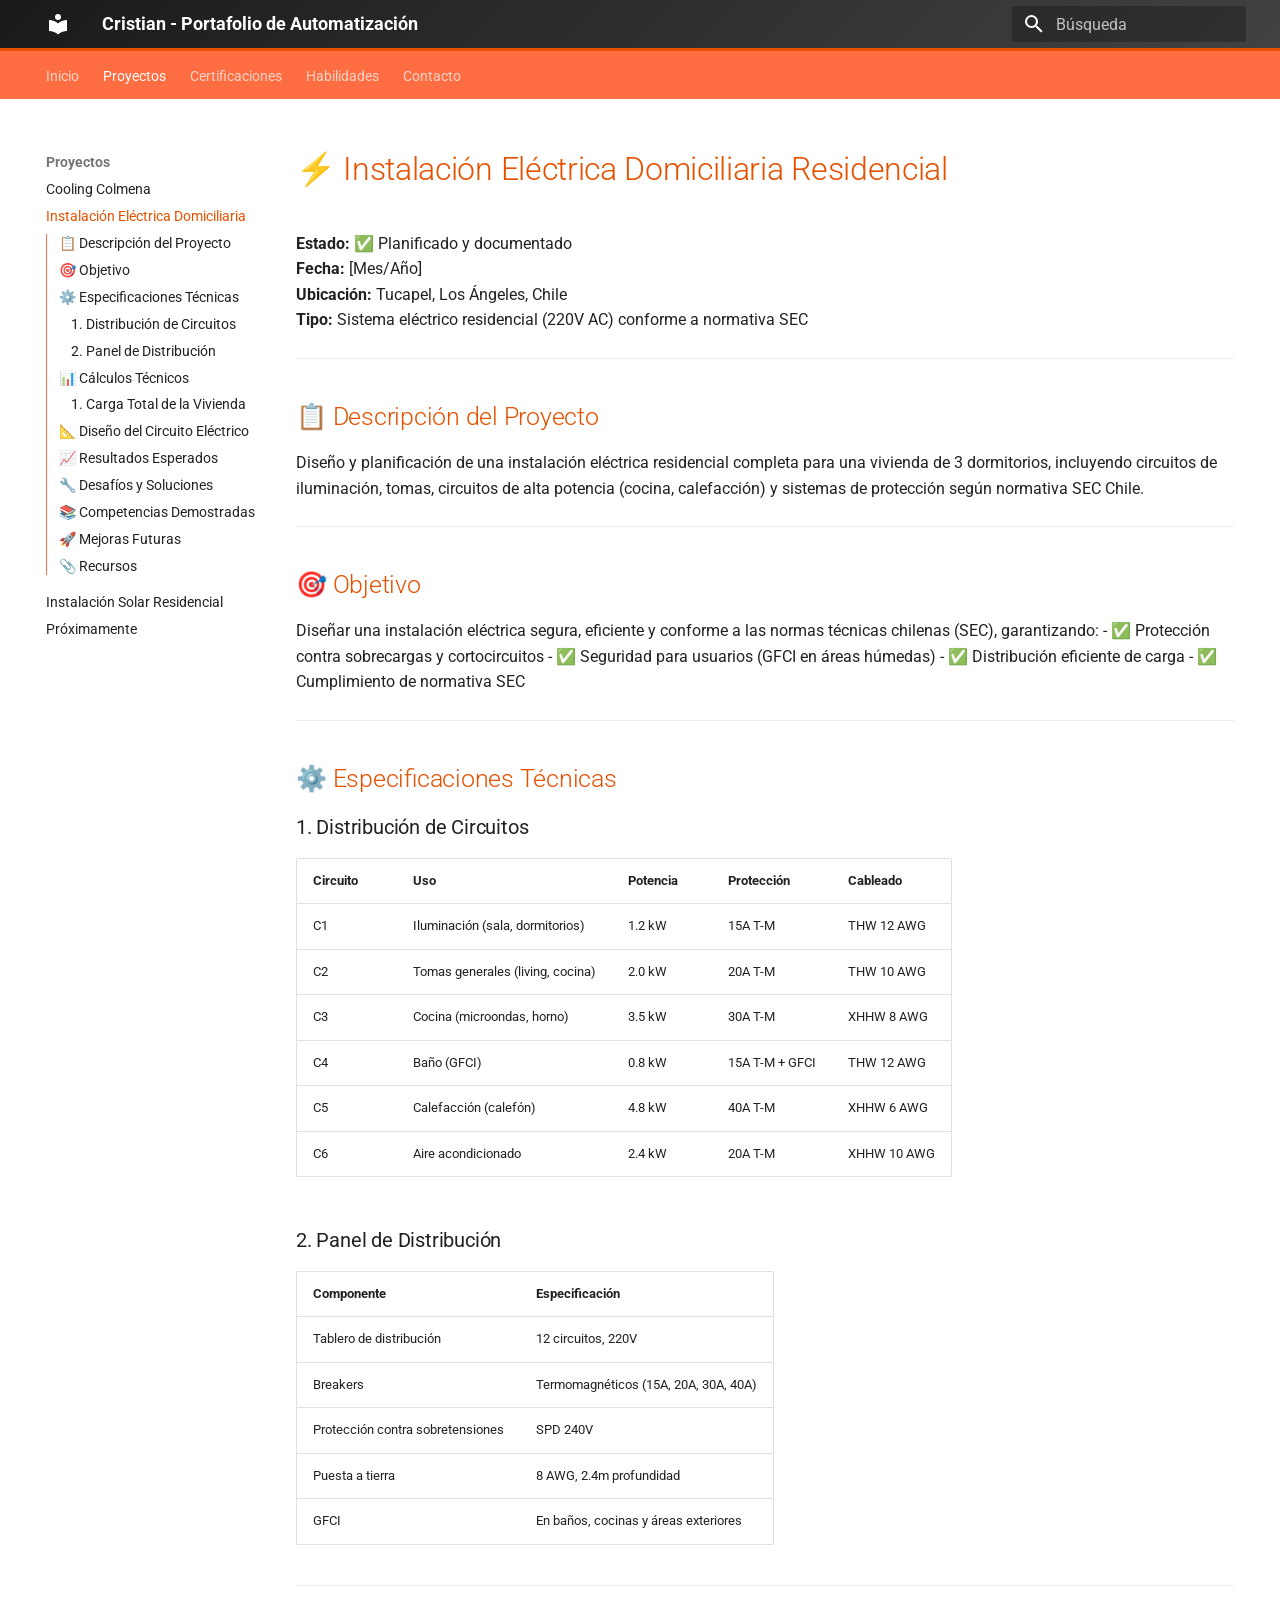
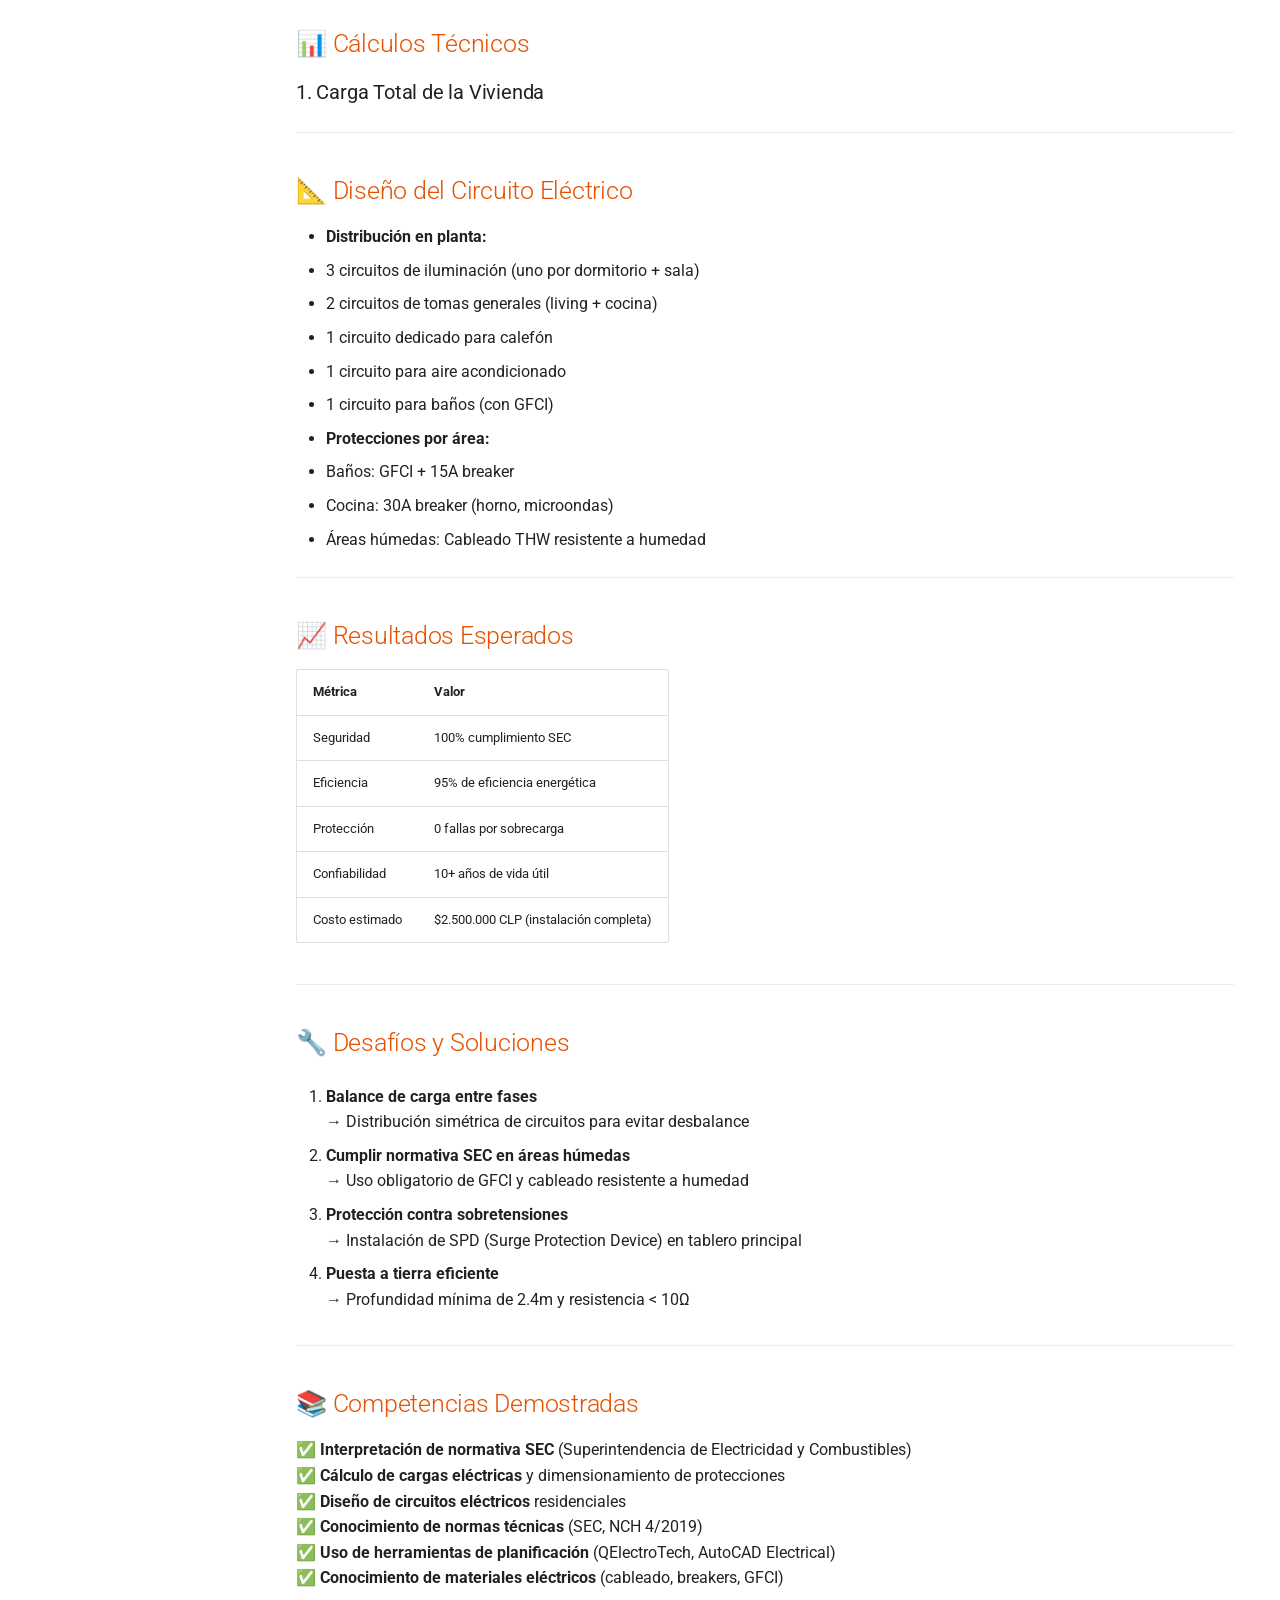
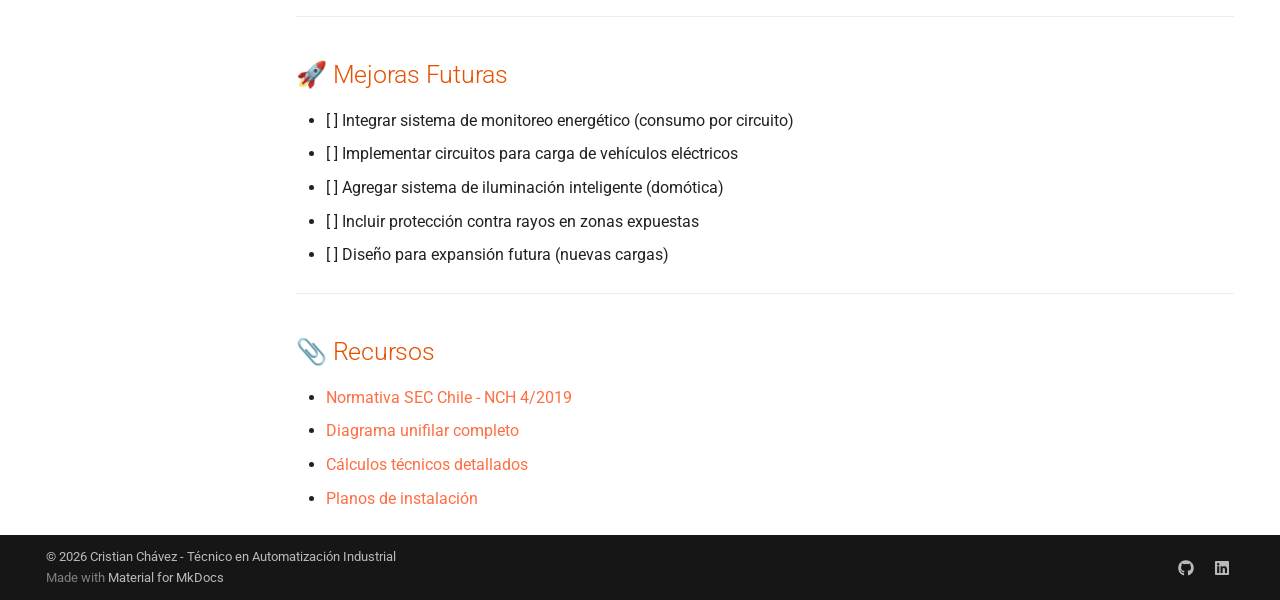
<file: proyectos/instalacion-electrica-domiciliaria/index.html>
<!doctype html>
<html lang="es" class="no-js">
  <head>
    
      <meta charset="utf-8">
      <meta name="viewport" content="width=device-width,initial-scale=1">
      
        <meta name="description" content="Técnico en Automatización Industrial | PLC | IoT | Control de Procesos">
      
      
        <meta name="author" content="Cristian Ch.">
      
      
        <link rel="canonical" href="https://bl4ckj4ck84.github.io/portafolio-automatizacion/proyectos/instalacion-electrica-domiciliaria/">
      
      
        <link rel="prev" href="../cooling-colmena/">
      
      
        <link rel="next" href="../instalacion-solar-residencial/">
      
      
        
      
      
      <link rel="icon" href="../../assets/images/favicon.png">
      <meta name="generator" content="mkdocs-1.6.1, mkdocs-material-9.7.7">
    
    
      
        <title>Instalación Eléctrica Domiciliaria - Cristian - Portafolio de Automatización</title>
      
    
    
      <link rel="stylesheet" href="../../assets/stylesheets/main.ec1eaa64.min.css">
      
        
        <link rel="stylesheet" href="../../assets/stylesheets/palette.ab4e12ef.min.css">
      
      


    
    
      
    
    
      
        
        
        <link rel="preconnect" href="https://fonts.gstatic.com" crossorigin>
        <link rel="stylesheet" href="https://fonts.googleapis.com/css?family=Roboto:300,300i,400,400i,700,700i%7CRoboto+Mono:400,400i,700,700i&display=fallback">
        <style>:root{--md-text-font:"Roboto";--md-code-font:"Roboto Mono"}</style>
      
    
    
      <link rel="stylesheet" href="../../css/industrial.css">
    
    <script>__md_scope=new URL("../..",location),__md_hash=e=>[...e].reduce(((e,_)=>(e<<5)-e+_.charCodeAt(0)),0),__md_get=(e,_=localStorage,t=__md_scope)=>JSON.parse(_.getItem(t.pathname+"."+e)),__md_set=(e,_,t=localStorage,a=__md_scope)=>{try{t.setItem(a.pathname+"."+e,JSON.stringify(_))}catch(e){}}</script>
    
      

    
    
  </head>
  
  
    
    
    
    
    
    <body dir="ltr" data-md-color-scheme="default" data-md-color-primary="deep-orange" data-md-color-accent="amber">
  
    
    <input class="md-toggle" data-md-toggle="drawer" type="checkbox" id="__drawer" autocomplete="off">
    <input class="md-toggle" data-md-toggle="search" type="checkbox" id="__search" autocomplete="off">
    <label class="md-overlay" for="__drawer"></label>
    <div data-md-component="skip">
      
        
        <a href="#instalacion-electrica-domiciliaria-residencial" class="md-skip">
          Saltar a contenido
        </a>
      
    </div>
    <div data-md-component="announce">
      
    </div>
    
    
      

<header class="md-header" data-md-component="header">
  <nav class="md-header__inner md-grid" aria-label="Cabecera">
    <a href="../.." title="Cristian - Portafolio de Automatización" class="md-header__button md-logo" aria-label="Cristian - Portafolio de Automatización" data-md-component="logo">
      
  
  <svg xmlns="http://www.w3.org/2000/svg" viewBox="0 0 24 24"><path d="M12 8a3 3 0 0 0 3-3 3 3 0 0 0-3-3 3 3 0 0 0-3 3 3 3 0 0 0 3 3m0 3.54C9.64 9.35 6.5 8 3 8v11c3.5 0 6.64 1.35 9 3.54 2.36-2.19 5.5-3.54 9-3.54V8c-3.5 0-6.64 1.35-9 3.54"/></svg>

    </a>
    <label class="md-header__button md-icon" for="__drawer">
      
      <svg xmlns="http://www.w3.org/2000/svg" viewBox="0 0 24 24"><path d="M3 6h18v2H3zm0 5h18v2H3zm0 5h18v2H3z"/></svg>
    </label>
    <div class="md-header__title" data-md-component="header-title">
      <div class="md-header__ellipsis">
        <div class="md-header__topic">
          <span class="md-ellipsis">
            Cristian - Portafolio de Automatización
          </span>
        </div>
        <div class="md-header__topic" data-md-component="header-topic">
          <span class="md-ellipsis">
            
              Instalación Eléctrica Domiciliaria
            
          </span>
        </div>
      </div>
    </div>
    
      
    
    
    
    
      
      
        <label class="md-header__button md-icon" for="__search">
          
          <svg xmlns="http://www.w3.org/2000/svg" viewBox="0 0 24 24"><path d="M9.5 3A6.5 6.5 0 0 1 16 9.5c0 1.61-.59 3.09-1.56 4.23l.27.27h.79l5 5-1.5 1.5-5-5v-.79l-.27-.27A6.52 6.52 0 0 1 9.5 16 6.5 6.5 0 0 1 3 9.5 6.5 6.5 0 0 1 9.5 3m0 2C7 5 5 7 5 9.5S7 14 9.5 14 14 12 14 9.5 12 5 9.5 5"/></svg>
        </label>
        <div class="md-search" data-md-component="search" role="dialog">
  <label class="md-search__overlay" for="__search"></label>
  <div class="md-search__inner" role="search">
    <form class="md-search__form" name="search">
      <input type="text" class="md-search__input" name="query" aria-label="Búsqueda" placeholder="Búsqueda" autocapitalize="off" autocorrect="off" autocomplete="off" spellcheck="false" data-md-component="search-query" required>
      <label class="md-search__icon md-icon" for="__search">
        
        <svg xmlns="http://www.w3.org/2000/svg" viewBox="0 0 24 24"><path d="M9.5 3A6.5 6.5 0 0 1 16 9.5c0 1.61-.59 3.09-1.56 4.23l.27.27h.79l5 5-1.5 1.5-5-5v-.79l-.27-.27A6.52 6.52 0 0 1 9.5 16 6.5 6.5 0 0 1 3 9.5 6.5 6.5 0 0 1 9.5 3m0 2C7 5 5 7 5 9.5S7 14 9.5 14 14 12 14 9.5 12 5 9.5 5"/></svg>
        
        <svg xmlns="http://www.w3.org/2000/svg" viewBox="0 0 24 24"><path d="M20 11v2H8l5.5 5.5-1.42 1.42L4.16 12l7.92-7.92L13.5 5.5 8 11z"/></svg>
      </label>
      <nav class="md-search__options" aria-label="Buscar">
        
        <button type="reset" class="md-search__icon md-icon" title="Limpiar" aria-label="Limpiar" tabindex="-1">
          
          <svg xmlns="http://www.w3.org/2000/svg" viewBox="0 0 24 24"><path d="M19 6.41 17.59 5 12 10.59 6.41 5 5 6.41 10.59 12 5 17.59 6.41 19 12 13.41 17.59 19 19 17.59 13.41 12z"/></svg>
        </button>
      </nav>
      
    </form>
    <div class="md-search__output">
      <div class="md-search__scrollwrap" tabindex="0" data-md-scrollfix>
        <div class="md-search-result" data-md-component="search-result">
          <div class="md-search-result__meta">
            Inicializando búsqueda
          </div>
          <ol class="md-search-result__list" role="presentation"></ol>
        </div>
      </div>
    </div>
  </div>
</div>
      
    
    
  </nav>
  
</header>
    
    <div class="md-container" data-md-component="container">
      
      
        
          
            
<nav class="md-tabs" aria-label="Pestañas" data-md-component="tabs">
  <div class="md-grid">
    <ul class="md-tabs__list">
      
        
  
  
  
  
    <li class="md-tabs__item">
      <a href="../.." class="md-tabs__link">
        
  
  
    
  
  Inicio

      </a>
    </li>
  

      
        
  
  
  
    
  
  
    
    
      <li class="md-tabs__item md-tabs__item--active">
        <a href="../cooling-colmena/" class="md-tabs__link">
          
  
  
  Proyectos

        </a>
      </li>
    
  

      
        
  
  
  
  
    <li class="md-tabs__item">
      <a href="../../certificaciones/" class="md-tabs__link">
        
  
  
    
  
  Certificaciones

      </a>
    </li>
  

      
        
  
  
  
  
    <li class="md-tabs__item">
      <a href="../../habilidades/" class="md-tabs__link">
        
  
  
    
  
  Habilidades

      </a>
    </li>
  

      
        
  
  
  
  
    <li class="md-tabs__item">
      <a href="../../contacto/" class="md-tabs__link">
        
  
  
    
  
  Contacto

      </a>
    </li>
  

      
    </ul>
  </div>
</nav>
          
        
      
      <main class="md-main" data-md-component="main">
        <div class="md-main__inner md-grid">
          
            
              
              <div class="md-sidebar md-sidebar--primary" data-md-component="sidebar" data-md-type="navigation" >
                <div class="md-sidebar__scrollwrap">
                  <div class="md-sidebar__inner">
                    


  


  

<nav class="md-nav md-nav--primary md-nav--lifted md-nav--integrated" aria-label="Navegación" data-md-level="0">
  <label class="md-nav__title" for="__drawer">
    <a href="../.." title="Cristian - Portafolio de Automatización" class="md-nav__button md-logo" aria-label="Cristian - Portafolio de Automatización" data-md-component="logo">
      
  
  <svg xmlns="http://www.w3.org/2000/svg" viewBox="0 0 24 24"><path d="M12 8a3 3 0 0 0 3-3 3 3 0 0 0-3-3 3 3 0 0 0-3 3 3 3 0 0 0 3 3m0 3.54C9.64 9.35 6.5 8 3 8v11c3.5 0 6.64 1.35 9 3.54 2.36-2.19 5.5-3.54 9-3.54V8c-3.5 0-6.64 1.35-9 3.54"/></svg>

    </a>
    Cristian - Portafolio de Automatización
  </label>
  
  <ul class="md-nav__list" data-md-scrollfix>
    
      
      
  
  
  
  
    <li class="md-nav__item">
      <a href="../.." class="md-nav__link">
        
  
  
  <span class="md-ellipsis">
    
  
    Inicio
  

    
  </span>
  
  

      </a>
    </li>
  

    
      
      
  
  
    
  
  
  
    
    
    
    
      
        
        
      
      
        
      
    
    
    <li class="md-nav__item md-nav__item--active md-nav__item--section md-nav__item--nested">
      
        
        
        <input class="md-nav__toggle md-toggle " type="checkbox" id="__nav_2" checked>
        
          
          <label class="md-nav__link" for="__nav_2" id="__nav_2_label" tabindex="">
            
  
  
  <span class="md-ellipsis">
    
  
    Proyectos
  

    
  </span>
  
  

            <span class="md-nav__icon md-icon"></span>
          </label>
        
        <nav class="md-nav" data-md-level="1" aria-labelledby="__nav_2_label" aria-expanded="true">
          <label class="md-nav__title" for="__nav_2">
            <span class="md-nav__icon md-icon"></span>
            
  
    Proyectos
  

          </label>
          <ul class="md-nav__list" data-md-scrollfix>
            
              
                
  
  
  
  
    <li class="md-nav__item">
      <a href="../cooling-colmena/" class="md-nav__link">
        
  
  
  <span class="md-ellipsis">
    
  
    Cooling Colmena
  

    
  </span>
  
  

      </a>
    </li>
  

              
            
              
                
  
  
    
  
  
  
    <li class="md-nav__item md-nav__item--active">
      
      <input class="md-nav__toggle md-toggle" type="checkbox" id="__toc">
      
      
        
      
      
        <label class="md-nav__link md-nav__link--active" for="__toc">
          
  
  
  <span class="md-ellipsis">
    
  
    Instalación Eléctrica Domiciliaria
  

    
  </span>
  
  

          <span class="md-nav__icon md-icon"></span>
        </label>
      
      <a href="./" class="md-nav__link md-nav__link--active">
        
  
  
  <span class="md-ellipsis">
    
  
    Instalación Eléctrica Domiciliaria
  

    
  </span>
  
  

      </a>
      
        

<nav class="md-nav md-nav--secondary" aria-label="Tabla de contenidos">
  
  
  
    
  
  
    <label class="md-nav__title" for="__toc">
      <span class="md-nav__icon md-icon"></span>
      Tabla de contenidos
    </label>
    <ul class="md-nav__list" data-md-component="toc" data-md-scrollfix>
      
        <li class="md-nav__item">
  <a href="#descripcion-del-proyecto" class="md-nav__link">
    <span class="md-ellipsis">
      
        📋 Descripción del Proyecto
      
    </span>
  </a>
  
</li>
      
        <li class="md-nav__item">
  <a href="#objetivo" class="md-nav__link">
    <span class="md-ellipsis">
      
        🎯 Objetivo
      
    </span>
  </a>
  
</li>
      
        <li class="md-nav__item">
  <a href="#especificaciones-tecnicas" class="md-nav__link">
    <span class="md-ellipsis">
      
        ⚙️ Especificaciones Técnicas
      
    </span>
  </a>
  
    <nav class="md-nav" aria-label="⚙️ Especificaciones Técnicas">
      <ul class="md-nav__list">
        
          <li class="md-nav__item">
  <a href="#1-distribucion-de-circuitos" class="md-nav__link">
    <span class="md-ellipsis">
      
        1. Distribución de Circuitos
      
    </span>
  </a>
  
</li>
        
          <li class="md-nav__item">
  <a href="#2-panel-de-distribucion" class="md-nav__link">
    <span class="md-ellipsis">
      
        2. Panel de Distribución
      
    </span>
  </a>
  
</li>
        
      </ul>
    </nav>
  
</li>
      
        <li class="md-nav__item">
  <a href="#calculos-tecnicos" class="md-nav__link">
    <span class="md-ellipsis">
      
        📊 Cálculos Técnicos
      
    </span>
  </a>
  
    <nav class="md-nav" aria-label="📊 Cálculos Técnicos">
      <ul class="md-nav__list">
        
          <li class="md-nav__item">
  <a href="#1-carga-total-de-la-vivienda" class="md-nav__link">
    <span class="md-ellipsis">
      
        1. Carga Total de la Vivienda
      
    </span>
  </a>
  
</li>
        
      </ul>
    </nav>
  
</li>
      
        <li class="md-nav__item">
  <a href="#diseno-del-circuito-electrico" class="md-nav__link">
    <span class="md-ellipsis">
      
        📐 Diseño del Circuito Eléctrico
      
    </span>
  </a>
  
</li>
      
        <li class="md-nav__item">
  <a href="#resultados-esperados" class="md-nav__link">
    <span class="md-ellipsis">
      
        📈 Resultados Esperados
      
    </span>
  </a>
  
</li>
      
        <li class="md-nav__item">
  <a href="#desafios-y-soluciones" class="md-nav__link">
    <span class="md-ellipsis">
      
        🔧 Desafíos y Soluciones
      
    </span>
  </a>
  
</li>
      
        <li class="md-nav__item">
  <a href="#competencias-demostradas" class="md-nav__link">
    <span class="md-ellipsis">
      
        📚 Competencias Demostradas
      
    </span>
  </a>
  
</li>
      
        <li class="md-nav__item">
  <a href="#mejoras-futuras" class="md-nav__link">
    <span class="md-ellipsis">
      
        🚀 Mejoras Futuras
      
    </span>
  </a>
  
</li>
      
        <li class="md-nav__item">
  <a href="#recursos" class="md-nav__link">
    <span class="md-ellipsis">
      
        📎 Recursos
      
    </span>
  </a>
  
</li>
      
    </ul>
  
</nav>
      
    </li>
  

              
            
              
                
  
  
  
  
    <li class="md-nav__item">
      <a href="../instalacion-solar-residencial/" class="md-nav__link">
        
  
  
  <span class="md-ellipsis">
    
  
    Instalación Solar Residencial
  

    
  </span>
  
  

      </a>
    </li>
  

              
            
              
                
  
  
  
  
    <li class="md-nav__item">
      <a href="../proximamente/" class="md-nav__link">
        
  
  
  <span class="md-ellipsis">
    
  
    Próximamente
  

    
  </span>
  
  

      </a>
    </li>
  

              
            
          </ul>
        </nav>
      
    </li>
  

    
      
      
  
  
  
  
    <li class="md-nav__item">
      <a href="../../certificaciones/" class="md-nav__link">
        
  
  
  <span class="md-ellipsis">
    
  
    Certificaciones
  

    
  </span>
  
  

      </a>
    </li>
  

    
      
      
  
  
  
  
    <li class="md-nav__item">
      <a href="../../habilidades/" class="md-nav__link">
        
  
  
  <span class="md-ellipsis">
    
  
    Habilidades
  

    
  </span>
  
  

      </a>
    </li>
  

    
      
      
  
  
  
  
    <li class="md-nav__item">
      <a href="../../contacto/" class="md-nav__link">
        
  
  
  <span class="md-ellipsis">
    
  
    Contacto
  

    
  </span>
  
  

      </a>
    </li>
  

    
  </ul>
</nav>
                  </div>
                </div>
              </div>
            
            
          
          
            <div class="md-content" data-md-component="content">
              
              <article class="md-content__inner md-typeset">
                
                  



<h1 id="instalacion-electrica-domiciliaria-residencial">⚡ Instalación Eléctrica Domiciliaria Residencial<a class="headerlink" href="#instalacion-electrica-domiciliaria-residencial" title="Permanent link">&para;</a></h1>
<p><strong>Estado:</strong> ✅ Planificado y documentado<br />
<strong>Fecha:</strong> [Mes/Año]<br />
<strong>Ubicación:</strong> Tucapel, Los Ángeles, Chile<br />
<strong>Tipo:</strong> Sistema eléctrico residencial (220V AC) conforme a normativa SEC</p>
<hr />
<h2 id="descripcion-del-proyecto">📋 Descripción del Proyecto<a class="headerlink" href="#descripcion-del-proyecto" title="Permanent link">&para;</a></h2>
<p>Diseño y planificación de una instalación eléctrica residencial completa para una vivienda de 3 dormitorios, incluyendo circuitos de iluminación, tomas, circuitos de alta potencia (cocina, calefacción) y sistemas de protección según normativa SEC Chile.</p>
<hr />
<h2 id="objetivo">🎯 Objetivo<a class="headerlink" href="#objetivo" title="Permanent link">&para;</a></h2>
<p>Diseñar una instalación eléctrica segura, eficiente y conforme a las normas técnicas chilenas (SEC), garantizando:
- ✅ Protección contra sobrecargas y cortocircuitos
- ✅ Seguridad para usuarios (GFCI en áreas húmedas)
- ✅ Distribución eficiente de carga
- ✅ Cumplimiento de normativa SEC</p>
<hr />
<h2 id="especificaciones-tecnicas">⚙️ Especificaciones Técnicas<a class="headerlink" href="#especificaciones-tecnicas" title="Permanent link">&para;</a></h2>
<h3 id="1-distribucion-de-circuitos">1. Distribución de Circuitos<a class="headerlink" href="#1-distribucion-de-circuitos" title="Permanent link">&para;</a></h3>
<table>
<thead>
<tr>
<th>Circuito</th>
<th>Uso</th>
<th>Potencia</th>
<th>Protección</th>
<th>Cableado</th>
</tr>
</thead>
<tbody>
<tr>
<td>C1</td>
<td>Iluminación (sala, dormitorios)</td>
<td>1.2 kW</td>
<td>15A T-M</td>
<td>THW 12 AWG</td>
</tr>
<tr>
<td>C2</td>
<td>Tomas generales (living, cocina)</td>
<td>2.0 kW</td>
<td>20A T-M</td>
<td>THW 10 AWG</td>
</tr>
<tr>
<td>C3</td>
<td>Cocina (microondas, horno)</td>
<td>3.5 kW</td>
<td>30A T-M</td>
<td>XHHW 8 AWG</td>
</tr>
<tr>
<td>C4</td>
<td>Baño (GFCI)</td>
<td>0.8 kW</td>
<td>15A T-M + GFCI</td>
<td>THW 12 AWG</td>
</tr>
<tr>
<td>C5</td>
<td>Calefacción (calefón)</td>
<td>4.8 kW</td>
<td>40A T-M</td>
<td>XHHW 6 AWG</td>
</tr>
<tr>
<td>C6</td>
<td>Aire acondicionado</td>
<td>2.4 kW</td>
<td>20A T-M</td>
<td>XHHW 10 AWG</td>
</tr>
</tbody>
</table>
<h3 id="2-panel-de-distribucion">2. Panel de Distribución<a class="headerlink" href="#2-panel-de-distribucion" title="Permanent link">&para;</a></h3>
<table>
<thead>
<tr>
<th>Componente</th>
<th>Especificación</th>
</tr>
</thead>
<tbody>
<tr>
<td>Tablero de distribución</td>
<td>12 circuitos, 220V</td>
</tr>
<tr>
<td>Breakers</td>
<td>Termomagnéticos (15A, 20A, 30A, 40A)</td>
</tr>
<tr>
<td>Protección contra sobretensiones</td>
<td>SPD 240V</td>
</tr>
<tr>
<td>Puesta a tierra</td>
<td>8 AWG, 2.4m profundidad</td>
</tr>
<tr>
<td>GFCI</td>
<td>En baños, cocinas y áreas exteriores</td>
</tr>
</tbody>
</table>
<hr />
<h2 id="calculos-tecnicos">📊 Cálculos Técnicos<a class="headerlink" href="#calculos-tecnicos" title="Permanent link">&para;</a></h2>
<h3 id="1-carga-total-de-la-vivienda">1. Carga Total de la Vivienda<a class="headerlink" href="#1-carga-total-de-la-vivienda" title="Permanent link">&para;</a></h3>
<hr />
<h2 id="diseno-del-circuito-electrico">📐 Diseño del Circuito Eléctrico<a class="headerlink" href="#diseno-del-circuito-electrico" title="Permanent link">&para;</a></h2>
<ul>
<li><strong>Distribución en planta:</strong>  </li>
<li>3 circuitos de iluminación (uno por dormitorio + sala)</li>
<li>2 circuitos de tomas generales (living + cocina)</li>
<li>1 circuito dedicado para calefón</li>
<li>1 circuito para aire acondicionado</li>
<li>
<p>1 circuito para baños (con GFCI)</p>
</li>
<li>
<p><strong>Protecciones por área:</strong>  </p>
</li>
<li>Baños: GFCI + 15A breaker</li>
<li>Cocina: 30A breaker (horno, microondas)</li>
<li>Áreas húmedas: Cableado THW resistente a humedad</li>
</ul>
<hr />
<h2 id="resultados-esperados">📈 Resultados Esperados<a class="headerlink" href="#resultados-esperados" title="Permanent link">&para;</a></h2>
<table>
<thead>
<tr>
<th>Métrica</th>
<th>Valor</th>
</tr>
</thead>
<tbody>
<tr>
<td>Seguridad</td>
<td>100% cumplimiento SEC</td>
</tr>
<tr>
<td>Eficiencia</td>
<td>95% de eficiencia energética</td>
</tr>
<tr>
<td>Protección</td>
<td>0 fallas por sobrecarga</td>
</tr>
<tr>
<td>Confiabilidad</td>
<td>10+ años de vida útil</td>
</tr>
<tr>
<td>Costo estimado</td>
<td>$2.500.000 CLP (instalación completa)</td>
</tr>
</tbody>
</table>
<hr />
<h2 id="desafios-y-soluciones">🔧 Desafíos y Soluciones<a class="headerlink" href="#desafios-y-soluciones" title="Permanent link">&para;</a></h2>
<ol>
<li>
<p><strong>Balance de carga entre fases</strong><br />
   → Distribución simétrica de circuitos para evitar desbalance</p>
</li>
<li>
<p><strong>Cumplir normativa SEC en áreas húmedas</strong><br />
   → Uso obligatorio de GFCI y cableado resistente a humedad</p>
</li>
<li>
<p><strong>Protección contra sobretensiones</strong><br />
   → Instalación de SPD (Surge Protection Device) en tablero principal</p>
</li>
<li>
<p><strong>Puesta a tierra eficiente</strong><br />
   → Profundidad mínima de 2.4m y resistencia &lt; 10Ω</p>
</li>
</ol>
<hr />
<h2 id="competencias-demostradas">📚 Competencias Demostradas<a class="headerlink" href="#competencias-demostradas" title="Permanent link">&para;</a></h2>
<p>✅ <strong>Interpretación de normativa SEC</strong> (Superintendencia de Electricidad y Combustibles)<br />
✅ <strong>Cálculo de cargas eléctricas</strong> y dimensionamiento de protecciones<br />
✅ <strong>Diseño de circuitos eléctricos</strong> residenciales<br />
✅ <strong>Conocimiento de normas técnicas</strong> (SEC, NCH 4/2019)<br />
✅ <strong>Uso de herramientas de planificación</strong> (QElectroTech, AutoCAD Electrical)<br />
✅ <strong>Conocimiento de materiales eléctricos</strong> (cableado, breakers, GFCI)</p>
<hr />
<h2 id="mejoras-futuras">🚀 Mejoras Futuras<a class="headerlink" href="#mejoras-futuras" title="Permanent link">&para;</a></h2>
<ul>
<li>[ ] Integrar sistema de monitoreo energético (consumo por circuito)</li>
<li>[ ] Implementar circuitos para carga de vehículos eléctricos</li>
<li>[ ] Agregar sistema de iluminación inteligente (domótica)</li>
<li>[ ] Incluir protección contra rayos en zonas expuestas</li>
<li>[ ] Diseño para expansión futura (nuevas cargas)</li>
</ul>
<hr />
<h2 id="recursos">📎 Recursos<a class="headerlink" href="#recursos" title="Permanent link">&para;</a></h2>
<ul>
<li><a href="https://www.sec.cl">Normativa SEC Chile - NCH 4/2019</a></li>
<li><a href="assets/electric-diagram.png">Diagrama unifilar completo</a></li>
<li><a href="assets/electric-calculations.pdf">Cálculos técnicos detallados</a></li>
<li><a href="assets/electric-plantas.pdf">Planos de instalación</a></li>
</ul>












                
              </article>
            </div>
          
          
<script>var target=document.getElementById(location.hash.slice(1));target&&target.name&&(target.checked=target.name.startsWith("__tabbed_"))</script>
        </div>
        
          <button type="button" class="md-top md-icon" data-md-component="top" hidden>
  
  <svg xmlns="http://www.w3.org/2000/svg" viewBox="0 0 24 24"><path d="M13 20h-2V8l-5.5 5.5-1.42-1.42L12 4.16l7.92 7.92-1.42 1.42L13 8z"/></svg>
  Volver al principio
</button>
        
      </main>
      
        <footer class="md-footer">
  
  <div class="md-footer-meta md-typeset">
    <div class="md-footer-meta__inner md-grid">
      <div class="md-copyright">
  
    <div class="md-copyright__highlight">
      © 2026 Cristian Chávez - Técnico en Automatización Industrial

    </div>
  
  
    Made with
    <a href="https://squidfunk.github.io/mkdocs-material/" target="_blank" rel="noopener">
      Material for MkDocs
    </a>
  
</div>
      
        
<div class="md-social">
  
    
    
    
    
    <a href="https://github.com/BL4ckj4ck84" target="_blank" rel="noopener" title="GitHub" class="md-social__link">
      <svg xmlns="http://www.w3.org/2000/svg" viewBox="0 0 512 512"><!--! Font Awesome Free 7.1.0 by @fontawesome - https://fontawesome.com License - https://fontawesome.com/license/free (Icons: CC BY 4.0, Fonts: SIL OFL 1.1, Code: MIT License) Copyright 2025 Fonticons, Inc.--><path d="M173.9 397.4c0 2-2.3 3.6-5.2 3.6-3.3.3-5.6-1.3-5.6-3.6 0-2 2.3-3.6 5.2-3.6 3-.3 5.6 1.3 5.6 3.6m-31.1-4.5c-.7 2 1.3 4.3 4.3 4.9 2.6 1 5.6 0 6.2-2s-1.3-4.3-4.3-5.2c-2.6-.7-5.5.3-6.2 2.3m44.2-1.7c-2.9.7-4.9 2.6-4.6 4.9.3 2 2.9 3.3 5.9 2.6 2.9-.7 4.9-2.6 4.6-4.6-.3-1.9-3-3.2-5.9-2.9M252.8 8C114.1 8 8 113.3 8 252c0 110.9 69.8 205.8 169.5 239.2 12.8 2.3 17.3-5.6 17.3-12.1 0-6.2-.3-40.4-.3-61.4 0 0-70 15-84.7-29.8 0 0-11.4-29.1-27.8-36.6 0 0-22.9-15.7 1.6-15.4 0 0 24.9 2 38.6 25.8 21.9 38.6 58.6 27.5 72.9 20.9 2.3-16 8.8-27.1 16-33.7-55.9-6.2-112.3-14.3-112.3-110.5 0-27.5 7.6-41.3 23.6-58.9-2.6-6.5-11.1-33.3 2.6-67.9 20.9-6.5 69 27 69 27 20-5.6 41.5-8.5 62.8-8.5s42.8 2.9 62.8 8.5c0 0 48.1-33.6 69-27 13.7 34.7 5.2 61.4 2.6 67.9 16 17.7 25.8 31.5 25.8 58.9 0 96.5-58.9 104.2-114.8 110.5 9.2 7.9 17 22.9 17 46.4 0 33.7-.3 75.4-.3 83.6 0 6.5 4.6 14.4 17.3 12.1C436.2 457.8 504 362.9 504 252 504 113.3 391.5 8 252.8 8M105.2 352.9c-1.3 1-1 3.3.7 5.2 1.6 1.6 3.9 2.3 5.2 1 1.3-1 1-3.3-.7-5.2-1.6-1.6-3.9-2.3-5.2-1m-10.8-8.1c-.7 1.3.3 2.9 2.3 3.9 1.6 1 3.6.7 4.3-.7.7-1.3-.3-2.9-2.3-3.9-2-.6-3.6-.3-4.3.7m32.4 35.6c-1.6 1.3-1 4.3 1.3 6.2 2.3 2.3 5.2 2.6 6.5 1 1.3-1.3.7-4.3-1.3-6.2-2.2-2.3-5.2-2.6-6.5-1m-11.4-14.7c-1.6 1-1.6 3.6 0 5.9s4.3 3.3 5.6 2.3c1.6-1.3 1.6-3.9 0-6.2-1.4-2.3-4-3.3-5.6-2"/></svg>
    </a>
  
    
    
    
    
    <a href="https://linkedin.com/in/tu-perfil" target="_blank" rel="noopener" title="LinkedIn" class="md-social__link">
      <svg xmlns="http://www.w3.org/2000/svg" viewBox="0 0 448 512"><!--! Font Awesome Free 7.1.0 by @fontawesome - https://fontawesome.com License - https://fontawesome.com/license/free (Icons: CC BY 4.0, Fonts: SIL OFL 1.1, Code: MIT License) Copyright 2025 Fonticons, Inc.--><path d="M416 32H31.9C14.3 32 0 46.5 0 64.3v383.4C0 465.5 14.3 480 31.9 480H416c17.6 0 32-14.5 32-32.3V64.3c0-17.8-14.4-32.3-32-32.3M135.4 416H69V202.2h66.5V416zM102.2 96a38.5 38.5 0 1 1 0 77 38.5 38.5 0 1 1 0-77m282.1 320h-66.4V312c0-24.8-.5-56.7-34.5-56.7-34.6 0-39.9 27-39.9 54.9V416h-66.4V202.2h63.7v29.2h.9c8.9-16.8 30.6-34.5 62.9-34.5 67.2 0 79.7 44.3 79.7 101.9z"/></svg>
    </a>
  
</div>
      
    </div>
  </div>
</footer>
      
    </div>
    <div class="md-dialog" data-md-component="dialog">
      <div class="md-dialog__inner md-typeset"></div>
    </div>
    
    
    
      
      
      <script id="__config" type="application/json">{"annotate": null, "base": "../..", "features": ["navigation.tabs", "navigation.sections", "toc.integrate", "content.code.copy", "navigation.top"], "search": "../../assets/javascripts/workers/search.2c215733.min.js", "tags": null, "translations": {"clipboard.copied": "Copiado al portapapeles", "clipboard.copy": "Copiar al portapapeles", "search.result.more.one": "1 m\u00e1s en esta p\u00e1gina", "search.result.more.other": "# m\u00e1s en esta p\u00e1gina", "search.result.none": "No se encontraron documentos", "search.result.one": "1 documento encontrado", "search.result.other": "# documentos encontrados", "search.result.placeholder": "Teclee para comenzar b\u00fasqueda", "search.result.term.missing": "Falta", "select.version": "Seleccionar versi\u00f3n"}, "version": null}</script>
    
    
      <script src="../../assets/javascripts/bundle.d7400e89.min.js"></script>
      
    
  </body>
</html>
</file>
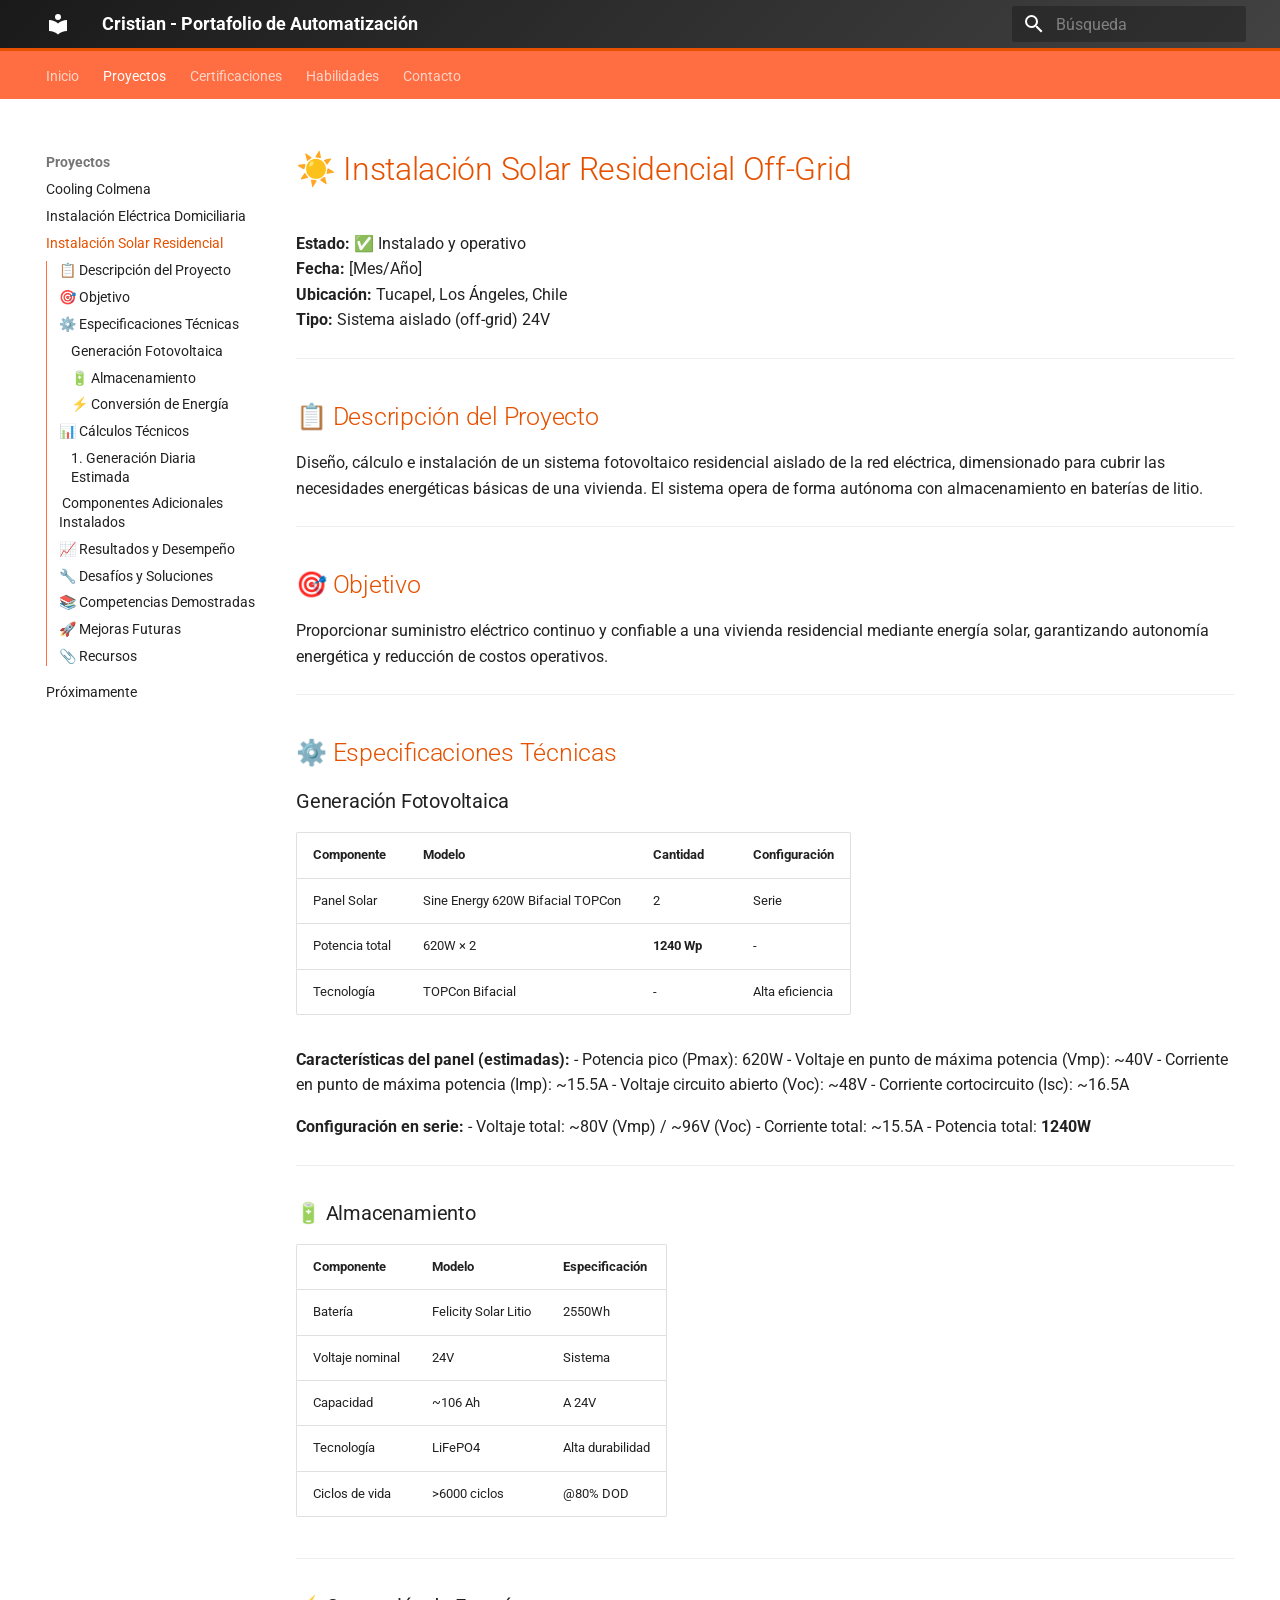
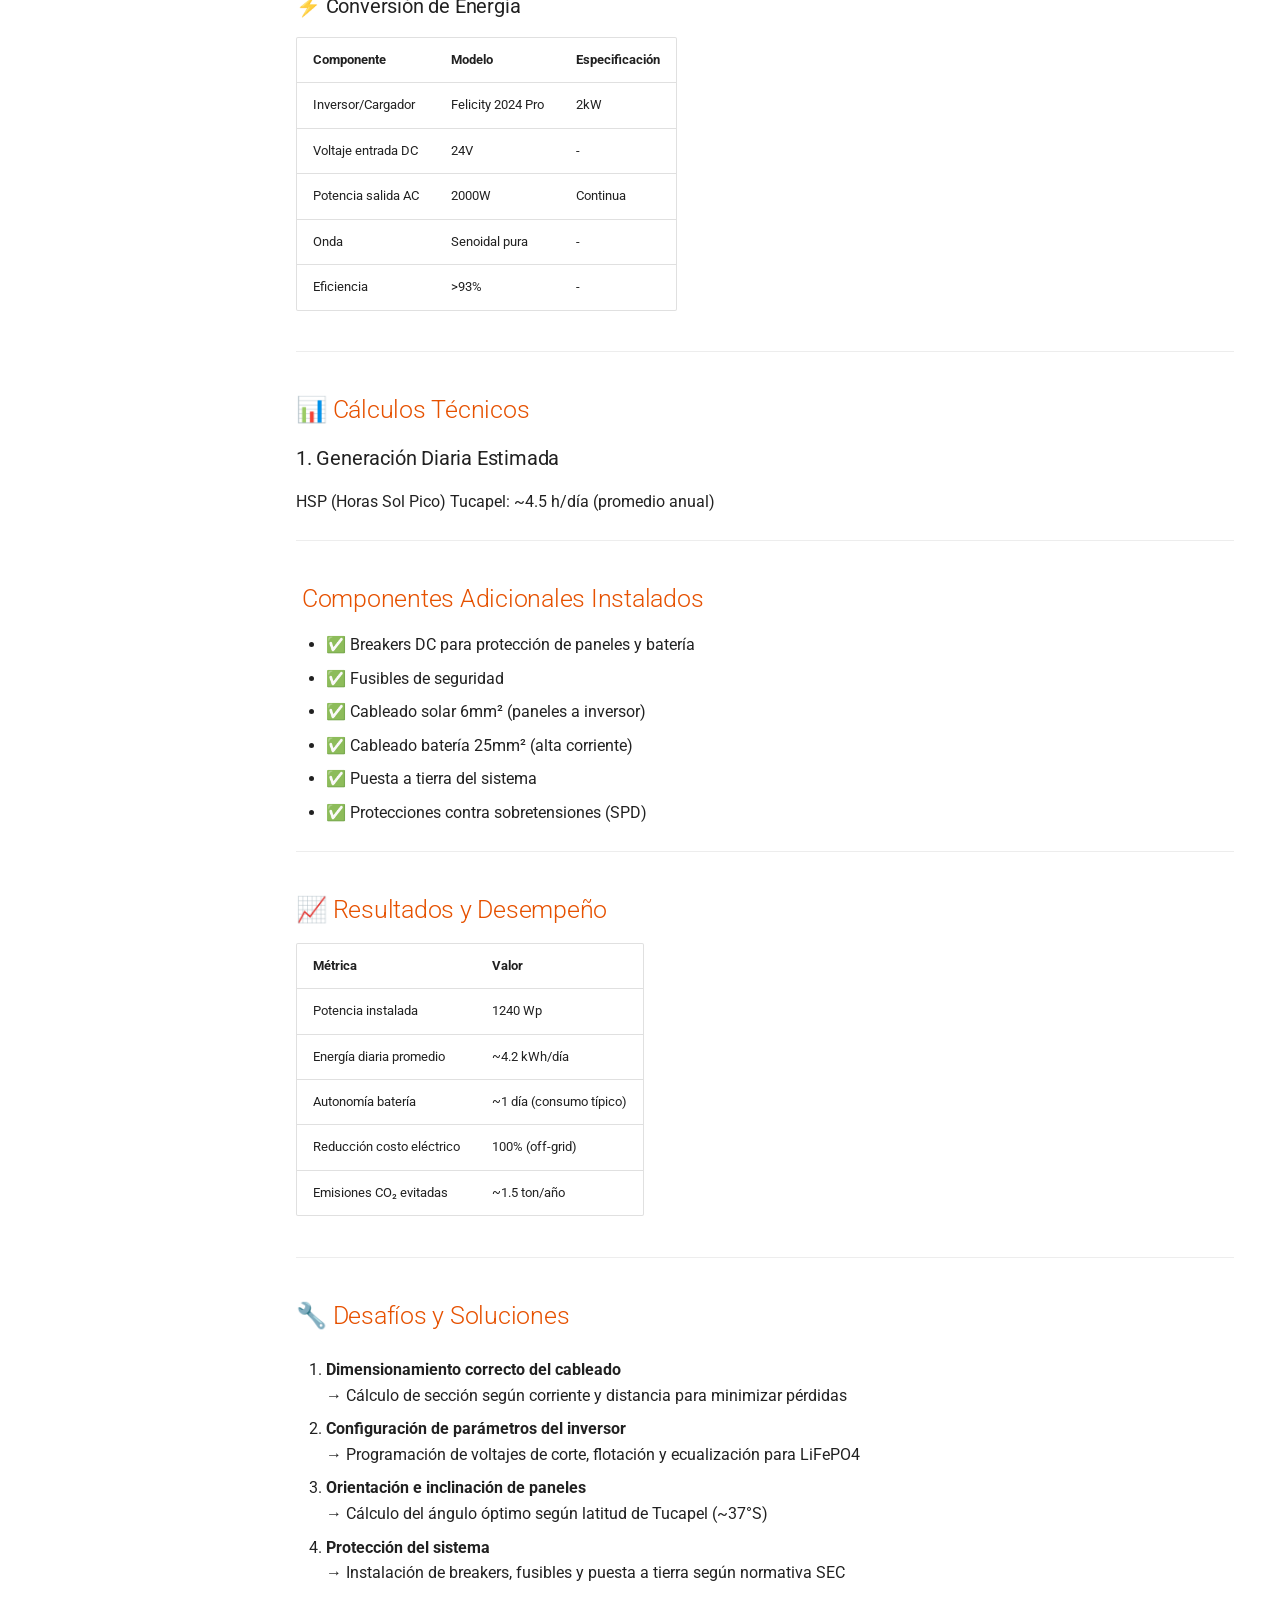
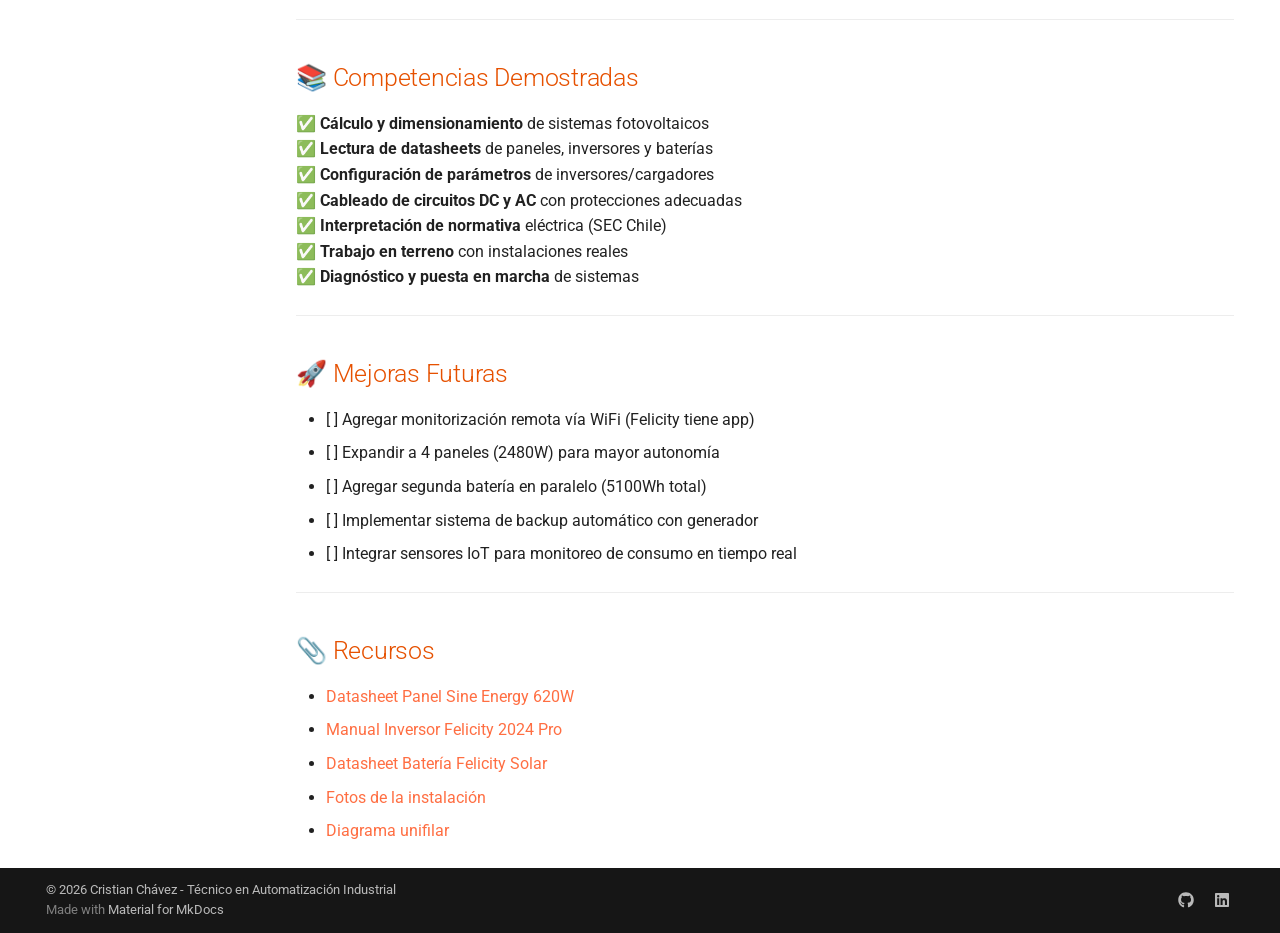
<file: proyectos/instalacion-solar-residencial/index.html>
<!doctype html>
<html lang="es" class="no-js">
  <head>
    
      <meta charset="utf-8">
      <meta name="viewport" content="width=device-width,initial-scale=1">
      
        <meta name="description" content="Técnico en Automatización Industrial | PLC | IoT | Control de Procesos">
      
      
        <meta name="author" content="Cristian Ch.">
      
      
        <link rel="canonical" href="https://bl4ckj4ck84.github.io/portafolio-automatizacion/proyectos/instalacion-solar-residencial/">
      
      
        <link rel="prev" href="../instalacion-electrica-domiciliaria/">
      
      
        <link rel="next" href="../proximamente/">
      
      
        
      
      
      <link rel="icon" href="../../assets/images/favicon.png">
      <meta name="generator" content="mkdocs-1.6.1, mkdocs-material-9.7.7">
    
    
      
        <title>Instalación Solar Residencial - Cristian - Portafolio de Automatización</title>
      
    
    
      <link rel="stylesheet" href="../../assets/stylesheets/main.ec1eaa64.min.css">
      
        
        <link rel="stylesheet" href="../../assets/stylesheets/palette.ab4e12ef.min.css">
      
      


    
    
      
    
    
      
        
        
        <link rel="preconnect" href="https://fonts.gstatic.com" crossorigin>
        <link rel="stylesheet" href="https://fonts.googleapis.com/css?family=Roboto:300,300i,400,400i,700,700i%7CRoboto+Mono:400,400i,700,700i&display=fallback">
        <style>:root{--md-text-font:"Roboto";--md-code-font:"Roboto Mono"}</style>
      
    
    
      <link rel="stylesheet" href="../../css/industrial.css">
    
    <script>__md_scope=new URL("../..",location),__md_hash=e=>[...e].reduce(((e,_)=>(e<<5)-e+_.charCodeAt(0)),0),__md_get=(e,_=localStorage,t=__md_scope)=>JSON.parse(_.getItem(t.pathname+"."+e)),__md_set=(e,_,t=localStorage,a=__md_scope)=>{try{t.setItem(a.pathname+"."+e,JSON.stringify(_))}catch(e){}}</script>
    
      

    
    
  </head>
  
  
    
    
    
    
    
    <body dir="ltr" data-md-color-scheme="default" data-md-color-primary="deep-orange" data-md-color-accent="amber">
  
    
    <input class="md-toggle" data-md-toggle="drawer" type="checkbox" id="__drawer" autocomplete="off">
    <input class="md-toggle" data-md-toggle="search" type="checkbox" id="__search" autocomplete="off">
    <label class="md-overlay" for="__drawer"></label>
    <div data-md-component="skip">
      
        
        <a href="#instalacion-solar-residencial-off-grid" class="md-skip">
          Saltar a contenido
        </a>
      
    </div>
    <div data-md-component="announce">
      
    </div>
    
    
      

<header class="md-header" data-md-component="header">
  <nav class="md-header__inner md-grid" aria-label="Cabecera">
    <a href="../.." title="Cristian - Portafolio de Automatización" class="md-header__button md-logo" aria-label="Cristian - Portafolio de Automatización" data-md-component="logo">
      
  
  <svg xmlns="http://www.w3.org/2000/svg" viewBox="0 0 24 24"><path d="M12 8a3 3 0 0 0 3-3 3 3 0 0 0-3-3 3 3 0 0 0-3 3 3 3 0 0 0 3 3m0 3.54C9.64 9.35 6.5 8 3 8v11c3.5 0 6.64 1.35 9 3.54 2.36-2.19 5.5-3.54 9-3.54V8c-3.5 0-6.64 1.35-9 3.54"/></svg>

    </a>
    <label class="md-header__button md-icon" for="__drawer">
      
      <svg xmlns="http://www.w3.org/2000/svg" viewBox="0 0 24 24"><path d="M3 6h18v2H3zm0 5h18v2H3zm0 5h18v2H3z"/></svg>
    </label>
    <div class="md-header__title" data-md-component="header-title">
      <div class="md-header__ellipsis">
        <div class="md-header__topic">
          <span class="md-ellipsis">
            Cristian - Portafolio de Automatización
          </span>
        </div>
        <div class="md-header__topic" data-md-component="header-topic">
          <span class="md-ellipsis">
            
              Instalación Solar Residencial
            
          </span>
        </div>
      </div>
    </div>
    
      
    
    
    
    
      
      
        <label class="md-header__button md-icon" for="__search">
          
          <svg xmlns="http://www.w3.org/2000/svg" viewBox="0 0 24 24"><path d="M9.5 3A6.5 6.5 0 0 1 16 9.5c0 1.61-.59 3.09-1.56 4.23l.27.27h.79l5 5-1.5 1.5-5-5v-.79l-.27-.27A6.52 6.52 0 0 1 9.5 16 6.5 6.5 0 0 1 3 9.5 6.5 6.5 0 0 1 9.5 3m0 2C7 5 5 7 5 9.5S7 14 9.5 14 14 12 14 9.5 12 5 9.5 5"/></svg>
        </label>
        <div class="md-search" data-md-component="search" role="dialog">
  <label class="md-search__overlay" for="__search"></label>
  <div class="md-search__inner" role="search">
    <form class="md-search__form" name="search">
      <input type="text" class="md-search__input" name="query" aria-label="Búsqueda" placeholder="Búsqueda" autocapitalize="off" autocorrect="off" autocomplete="off" spellcheck="false" data-md-component="search-query" required>
      <label class="md-search__icon md-icon" for="__search">
        
        <svg xmlns="http://www.w3.org/2000/svg" viewBox="0 0 24 24"><path d="M9.5 3A6.5 6.5 0 0 1 16 9.5c0 1.61-.59 3.09-1.56 4.23l.27.27h.79l5 5-1.5 1.5-5-5v-.79l-.27-.27A6.52 6.52 0 0 1 9.5 16 6.5 6.5 0 0 1 3 9.5 6.5 6.5 0 0 1 9.5 3m0 2C7 5 5 7 5 9.5S7 14 9.5 14 14 12 14 9.5 12 5 9.5 5"/></svg>
        
        <svg xmlns="http://www.w3.org/2000/svg" viewBox="0 0 24 24"><path d="M20 11v2H8l5.5 5.5-1.42 1.42L4.16 12l7.92-7.92L13.5 5.5 8 11z"/></svg>
      </label>
      <nav class="md-search__options" aria-label="Buscar">
        
        <button type="reset" class="md-search__icon md-icon" title="Limpiar" aria-label="Limpiar" tabindex="-1">
          
          <svg xmlns="http://www.w3.org/2000/svg" viewBox="0 0 24 24"><path d="M19 6.41 17.59 5 12 10.59 6.41 5 5 6.41 10.59 12 5 17.59 6.41 19 12 13.41 17.59 19 19 17.59 13.41 12z"/></svg>
        </button>
      </nav>
      
    </form>
    <div class="md-search__output">
      <div class="md-search__scrollwrap" tabindex="0" data-md-scrollfix>
        <div class="md-search-result" data-md-component="search-result">
          <div class="md-search-result__meta">
            Inicializando búsqueda
          </div>
          <ol class="md-search-result__list" role="presentation"></ol>
        </div>
      </div>
    </div>
  </div>
</div>
      
    
    
  </nav>
  
</header>
    
    <div class="md-container" data-md-component="container">
      
      
        
          
            
<nav class="md-tabs" aria-label="Pestañas" data-md-component="tabs">
  <div class="md-grid">
    <ul class="md-tabs__list">
      
        
  
  
  
  
    <li class="md-tabs__item">
      <a href="../.." class="md-tabs__link">
        
  
  
    
  
  Inicio

      </a>
    </li>
  

      
        
  
  
  
    
  
  
    
    
      <li class="md-tabs__item md-tabs__item--active">
        <a href="../cooling-colmena/" class="md-tabs__link">
          
  
  
  Proyectos

        </a>
      </li>
    
  

      
        
  
  
  
  
    <li class="md-tabs__item">
      <a href="../../certificaciones/" class="md-tabs__link">
        
  
  
    
  
  Certificaciones

      </a>
    </li>
  

      
        
  
  
  
  
    <li class="md-tabs__item">
      <a href="../../habilidades/" class="md-tabs__link">
        
  
  
    
  
  Habilidades

      </a>
    </li>
  

      
        
  
  
  
  
    <li class="md-tabs__item">
      <a href="../../contacto/" class="md-tabs__link">
        
  
  
    
  
  Contacto

      </a>
    </li>
  

      
    </ul>
  </div>
</nav>
          
        
      
      <main class="md-main" data-md-component="main">
        <div class="md-main__inner md-grid">
          
            
              
              <div class="md-sidebar md-sidebar--primary" data-md-component="sidebar" data-md-type="navigation" >
                <div class="md-sidebar__scrollwrap">
                  <div class="md-sidebar__inner">
                    


  


  

<nav class="md-nav md-nav--primary md-nav--lifted md-nav--integrated" aria-label="Navegación" data-md-level="0">
  <label class="md-nav__title" for="__drawer">
    <a href="../.." title="Cristian - Portafolio de Automatización" class="md-nav__button md-logo" aria-label="Cristian - Portafolio de Automatización" data-md-component="logo">
      
  
  <svg xmlns="http://www.w3.org/2000/svg" viewBox="0 0 24 24"><path d="M12 8a3 3 0 0 0 3-3 3 3 0 0 0-3-3 3 3 0 0 0-3 3 3 3 0 0 0 3 3m0 3.54C9.64 9.35 6.5 8 3 8v11c3.5 0 6.64 1.35 9 3.54 2.36-2.19 5.5-3.54 9-3.54V8c-3.5 0-6.64 1.35-9 3.54"/></svg>

    </a>
    Cristian - Portafolio de Automatización
  </label>
  
  <ul class="md-nav__list" data-md-scrollfix>
    
      
      
  
  
  
  
    <li class="md-nav__item">
      <a href="../.." class="md-nav__link">
        
  
  
  <span class="md-ellipsis">
    
  
    Inicio
  

    
  </span>
  
  

      </a>
    </li>
  

    
      
      
  
  
    
  
  
  
    
    
    
    
      
        
        
      
      
        
      
    
    
    <li class="md-nav__item md-nav__item--active md-nav__item--section md-nav__item--nested">
      
        
        
        <input class="md-nav__toggle md-toggle " type="checkbox" id="__nav_2" checked>
        
          
          <label class="md-nav__link" for="__nav_2" id="__nav_2_label" tabindex="">
            
  
  
  <span class="md-ellipsis">
    
  
    Proyectos
  

    
  </span>
  
  

            <span class="md-nav__icon md-icon"></span>
          </label>
        
        <nav class="md-nav" data-md-level="1" aria-labelledby="__nav_2_label" aria-expanded="true">
          <label class="md-nav__title" for="__nav_2">
            <span class="md-nav__icon md-icon"></span>
            
  
    Proyectos
  

          </label>
          <ul class="md-nav__list" data-md-scrollfix>
            
              
                
  
  
  
  
    <li class="md-nav__item">
      <a href="../cooling-colmena/" class="md-nav__link">
        
  
  
  <span class="md-ellipsis">
    
  
    Cooling Colmena
  

    
  </span>
  
  

      </a>
    </li>
  

              
            
              
                
  
  
  
  
    <li class="md-nav__item">
      <a href="../instalacion-electrica-domiciliaria/" class="md-nav__link">
        
  
  
  <span class="md-ellipsis">
    
  
    Instalación Eléctrica Domiciliaria
  

    
  </span>
  
  

      </a>
    </li>
  

              
            
              
                
  
  
    
  
  
  
    <li class="md-nav__item md-nav__item--active">
      
      <input class="md-nav__toggle md-toggle" type="checkbox" id="__toc">
      
      
        
      
      
        <label class="md-nav__link md-nav__link--active" for="__toc">
          
  
  
  <span class="md-ellipsis">
    
  
    Instalación Solar Residencial
  

    
  </span>
  
  

          <span class="md-nav__icon md-icon"></span>
        </label>
      
      <a href="./" class="md-nav__link md-nav__link--active">
        
  
  
  <span class="md-ellipsis">
    
  
    Instalación Solar Residencial
  

    
  </span>
  
  

      </a>
      
        

<nav class="md-nav md-nav--secondary" aria-label="Tabla de contenidos">
  
  
  
    
  
  
    <label class="md-nav__title" for="__toc">
      <span class="md-nav__icon md-icon"></span>
      Tabla de contenidos
    </label>
    <ul class="md-nav__list" data-md-component="toc" data-md-scrollfix>
      
        <li class="md-nav__item">
  <a href="#descripcion-del-proyecto" class="md-nav__link">
    <span class="md-ellipsis">
      
        📋 Descripción del Proyecto
      
    </span>
  </a>
  
</li>
      
        <li class="md-nav__item">
  <a href="#objetivo" class="md-nav__link">
    <span class="md-ellipsis">
      
        🎯 Objetivo
      
    </span>
  </a>
  
</li>
      
        <li class="md-nav__item">
  <a href="#especificaciones-tecnicas" class="md-nav__link">
    <span class="md-ellipsis">
      
        ⚙️ Especificaciones Técnicas
      
    </span>
  </a>
  
    <nav class="md-nav" aria-label="⚙️ Especificaciones Técnicas">
      <ul class="md-nav__list">
        
          <li class="md-nav__item">
  <a href="#generacion-fotovoltaica" class="md-nav__link">
    <span class="md-ellipsis">
      
        Generación Fotovoltaica
      
    </span>
  </a>
  
</li>
        
          <li class="md-nav__item">
  <a href="#almacenamiento" class="md-nav__link">
    <span class="md-ellipsis">
      
        🔋 Almacenamiento
      
    </span>
  </a>
  
</li>
        
          <li class="md-nav__item">
  <a href="#conversion-de-energia" class="md-nav__link">
    <span class="md-ellipsis">
      
        ⚡ Conversión de Energía
      
    </span>
  </a>
  
</li>
        
      </ul>
    </nav>
  
</li>
      
        <li class="md-nav__item">
  <a href="#calculos-tecnicos" class="md-nav__link">
    <span class="md-ellipsis">
      
        📊 Cálculos Técnicos
      
    </span>
  </a>
  
    <nav class="md-nav" aria-label="📊 Cálculos Técnicos">
      <ul class="md-nav__list">
        
          <li class="md-nav__item">
  <a href="#1-generacion-diaria-estimada" class="md-nav__link">
    <span class="md-ellipsis">
      
        1. Generación Diaria Estimada
      
    </span>
  </a>
  
</li>
        
      </ul>
    </nav>
  
</li>
      
        <li class="md-nav__item">
  <a href="#componentes-adicionales-instalados" class="md-nav__link">
    <span class="md-ellipsis">
      
        ️ Componentes Adicionales Instalados
      
    </span>
  </a>
  
</li>
      
        <li class="md-nav__item">
  <a href="#resultados-y-desempeno" class="md-nav__link">
    <span class="md-ellipsis">
      
        📈 Resultados y Desempeño
      
    </span>
  </a>
  
</li>
      
        <li class="md-nav__item">
  <a href="#desafios-y-soluciones" class="md-nav__link">
    <span class="md-ellipsis">
      
        🔧 Desafíos y Soluciones
      
    </span>
  </a>
  
</li>
      
        <li class="md-nav__item">
  <a href="#competencias-demostradas" class="md-nav__link">
    <span class="md-ellipsis">
      
        📚 Competencias Demostradas
      
    </span>
  </a>
  
</li>
      
        <li class="md-nav__item">
  <a href="#mejoras-futuras" class="md-nav__link">
    <span class="md-ellipsis">
      
        🚀 Mejoras Futuras
      
    </span>
  </a>
  
</li>
      
        <li class="md-nav__item">
  <a href="#recursos" class="md-nav__link">
    <span class="md-ellipsis">
      
        📎 Recursos
      
    </span>
  </a>
  
</li>
      
    </ul>
  
</nav>
      
    </li>
  

              
            
              
                
  
  
  
  
    <li class="md-nav__item">
      <a href="../proximamente/" class="md-nav__link">
        
  
  
  <span class="md-ellipsis">
    
  
    Próximamente
  

    
  </span>
  
  

      </a>
    </li>
  

              
            
          </ul>
        </nav>
      
    </li>
  

    
      
      
  
  
  
  
    <li class="md-nav__item">
      <a href="../../certificaciones/" class="md-nav__link">
        
  
  
  <span class="md-ellipsis">
    
  
    Certificaciones
  

    
  </span>
  
  

      </a>
    </li>
  

    
      
      
  
  
  
  
    <li class="md-nav__item">
      <a href="../../habilidades/" class="md-nav__link">
        
  
  
  <span class="md-ellipsis">
    
  
    Habilidades
  

    
  </span>
  
  

      </a>
    </li>
  

    
      
      
  
  
  
  
    <li class="md-nav__item">
      <a href="../../contacto/" class="md-nav__link">
        
  
  
  <span class="md-ellipsis">
    
  
    Contacto
  

    
  </span>
  
  

      </a>
    </li>
  

    
  </ul>
</nav>
                  </div>
                </div>
              </div>
            
            
          
          
            <div class="md-content" data-md-component="content">
              
              <article class="md-content__inner md-typeset">
                
                  



<h1 id="instalacion-solar-residencial-off-grid">☀️ Instalación Solar Residencial Off-Grid<a class="headerlink" href="#instalacion-solar-residencial-off-grid" title="Permanent link">&para;</a></h1>
<p><strong>Estado:</strong> ✅ Instalado y operativo<br />
<strong>Fecha:</strong> [Mes/Año]<br />
<strong>Ubicación:</strong> Tucapel, Los Ángeles, Chile<br />
<strong>Tipo:</strong> Sistema aislado (off-grid) 24V</p>
<hr />
<h2 id="descripcion-del-proyecto">📋 Descripción del Proyecto<a class="headerlink" href="#descripcion-del-proyecto" title="Permanent link">&para;</a></h2>
<p>Diseño, cálculo e instalación de un sistema fotovoltaico residencial aislado de la red eléctrica, dimensionado para cubrir las necesidades energéticas básicas de una vivienda. El sistema opera de forma autónoma con almacenamiento en baterías de litio.</p>
<hr />
<h2 id="objetivo">🎯 Objetivo<a class="headerlink" href="#objetivo" title="Permanent link">&para;</a></h2>
<p>Proporcionar suministro eléctrico continuo y confiable a una vivienda residencial mediante energía solar, garantizando autonomía energética y reducción de costos operativos.</p>
<hr />
<h2 id="especificaciones-tecnicas">⚙️ Especificaciones Técnicas<a class="headerlink" href="#especificaciones-tecnicas" title="Permanent link">&para;</a></h2>
<h3 id="generacion-fotovoltaica">Generación Fotovoltaica<a class="headerlink" href="#generacion-fotovoltaica" title="Permanent link">&para;</a></h3>
<table>
<thead>
<tr>
<th>Componente</th>
<th>Modelo</th>
<th>Cantidad</th>
<th>Configuración</th>
</tr>
</thead>
<tbody>
<tr>
<td>Panel Solar</td>
<td>Sine Energy 620W Bifacial TOPCon</td>
<td>2</td>
<td>Serie</td>
</tr>
<tr>
<td>Potencia total</td>
<td>620W × 2</td>
<td><strong>1240 Wp</strong></td>
<td>-</td>
</tr>
<tr>
<td>Tecnología</td>
<td>TOPCon Bifacial</td>
<td>-</td>
<td>Alta eficiencia</td>
</tr>
</tbody>
</table>
<p><strong>Características del panel (estimadas):</strong>
- Potencia pico (Pmax): 620W
- Voltaje en punto de máxima potencia (Vmp): ~40V
- Corriente en punto de máxima potencia (Imp): ~15.5A
- Voltaje circuito abierto (Voc): ~48V
- Corriente cortocircuito (Isc): ~16.5A</p>
<p><strong>Configuración en serie:</strong>
- Voltaje total: ~80V (Vmp) / ~96V (Voc)
- Corriente total: ~15.5A
- Potencia total: <strong>1240W</strong></p>
<hr />
<h3 id="almacenamiento">🔋 Almacenamiento<a class="headerlink" href="#almacenamiento" title="Permanent link">&para;</a></h3>
<table>
<thead>
<tr>
<th>Componente</th>
<th>Modelo</th>
<th>Especificación</th>
</tr>
</thead>
<tbody>
<tr>
<td>Batería</td>
<td>Felicity Solar Litio</td>
<td>2550Wh</td>
</tr>
<tr>
<td>Voltaje nominal</td>
<td>24V</td>
<td>Sistema</td>
</tr>
<tr>
<td>Capacidad</td>
<td>~106 Ah</td>
<td>A 24V</td>
</tr>
<tr>
<td>Tecnología</td>
<td>LiFePO4</td>
<td>Alta durabilidad</td>
</tr>
<tr>
<td>Ciclos de vida</td>
<td>&gt;6000 ciclos</td>
<td>@80% DOD</td>
</tr>
</tbody>
</table>
<hr />
<h3 id="conversion-de-energia">⚡ Conversión de Energía<a class="headerlink" href="#conversion-de-energia" title="Permanent link">&para;</a></h3>
<table>
<thead>
<tr>
<th>Componente</th>
<th>Modelo</th>
<th>Especificación</th>
</tr>
</thead>
<tbody>
<tr>
<td>Inversor/Cargador</td>
<td>Felicity 2024 Pro</td>
<td>2kW</td>
</tr>
<tr>
<td>Voltaje entrada DC</td>
<td>24V</td>
<td>-</td>
</tr>
<tr>
<td>Potencia salida AC</td>
<td>2000W</td>
<td>Continua</td>
</tr>
<tr>
<td>Onda</td>
<td>Senoidal pura</td>
<td>-</td>
</tr>
<tr>
<td>Eficiencia</td>
<td>&gt;93%</td>
<td>-</td>
</tr>
</tbody>
</table>
<hr />
<h2 id="calculos-tecnicos">📊 Cálculos Técnicos<a class="headerlink" href="#calculos-tecnicos" title="Permanent link">&para;</a></h2>
<h3 id="1-generacion-diaria-estimada">1. Generación Diaria Estimada<a class="headerlink" href="#1-generacion-diaria-estimada" title="Permanent link">&para;</a></h3>
<p>HSP (Horas Sol Pico) Tucapel: ~4.5 h/día (promedio anual)</p>
<hr />
<h2 id="componentes-adicionales-instalados">️ Componentes Adicionales Instalados<a class="headerlink" href="#componentes-adicionales-instalados" title="Permanent link">&para;</a></h2>
<ul>
<li>✅ Breakers DC para protección de paneles y batería</li>
<li>✅ Fusibles de seguridad</li>
<li>✅ Cableado solar 6mm² (paneles a inversor)</li>
<li>✅ Cableado batería 25mm² (alta corriente)</li>
<li>✅ Puesta a tierra del sistema</li>
<li>✅ Protecciones contra sobretensiones (SPD)</li>
</ul>
<hr />
<h2 id="resultados-y-desempeno">📈 Resultados y Desempeño<a class="headerlink" href="#resultados-y-desempeno" title="Permanent link">&para;</a></h2>
<table>
<thead>
<tr>
<th>Métrica</th>
<th>Valor</th>
</tr>
</thead>
<tbody>
<tr>
<td>Potencia instalada</td>
<td>1240 Wp</td>
</tr>
<tr>
<td>Energía diaria promedio</td>
<td>~4.2 kWh/día</td>
</tr>
<tr>
<td>Autonomía batería</td>
<td>~1 día (consumo típico)</td>
</tr>
<tr>
<td>Reducción costo eléctrico</td>
<td>100% (off-grid)</td>
</tr>
<tr>
<td>Emisiones CO₂ evitadas</td>
<td>~1.5 ton/año</td>
</tr>
</tbody>
</table>
<hr />
<h2 id="desafios-y-soluciones">🔧 Desafíos y Soluciones<a class="headerlink" href="#desafios-y-soluciones" title="Permanent link">&para;</a></h2>
<ol>
<li>
<p><strong>Dimensionamiento correcto del cableado</strong><br />
   → Cálculo de sección según corriente y distancia para minimizar pérdidas</p>
</li>
<li>
<p><strong>Configuración de parámetros del inversor</strong><br />
   → Programación de voltajes de corte, flotación y ecualización para LiFePO4</p>
</li>
<li>
<p><strong>Orientación e inclinación de paneles</strong><br />
   → Cálculo del ángulo óptimo según latitud de Tucapel (~37°S)</p>
</li>
<li>
<p><strong>Protección del sistema</strong><br />
   → Instalación de breakers, fusibles y puesta a tierra según normativa SEC</p>
</li>
</ol>
<hr />
<h2 id="competencias-demostradas">📚 Competencias Demostradas<a class="headerlink" href="#competencias-demostradas" title="Permanent link">&para;</a></h2>
<p>✅ <strong>Cálculo y dimensionamiento</strong> de sistemas fotovoltaicos<br />
✅ <strong>Lectura de datasheets</strong> de paneles, inversores y baterías<br />
✅ <strong>Configuración de parámetros</strong> de inversores/cargadores<br />
✅ <strong>Cableado de circuitos DC y AC</strong> con protecciones adecuadas<br />
✅ <strong>Interpretación de normativa</strong> eléctrica (SEC Chile)<br />
✅ <strong>Trabajo en terreno</strong> con instalaciones reales<br />
✅ <strong>Diagnóstico y puesta en marcha</strong> de sistemas</p>
<hr />
<h2 id="mejoras-futuras">🚀 Mejoras Futuras<a class="headerlink" href="#mejoras-futuras" title="Permanent link">&para;</a></h2>
<ul>
<li>[ ] Agregar monitorización remota vía WiFi (Felicity tiene app)</li>
<li>[ ] Expandir a 4 paneles (2480W) para mayor autonomía</li>
<li>[ ] Agregar segunda batería en paralelo (5100Wh total)</li>
<li>[ ] Implementar sistema de backup automático con generador</li>
<li>[ ] Integrar sensores IoT para monitoreo de consumo en tiempo real</li>
</ul>
<hr />
<h2 id="recursos">📎 Recursos<a class="headerlink" href="#recursos" title="Permanent link">&para;</a></h2>
<ul>
<li><a href="link">Datasheet Panel Sine Energy 620W</a></li>
<li><a href="link">Manual Inversor Felicity 2024 Pro</a></li>
<li><a href="link">Datasheet Batería Felicity Solar</a></li>
<li><a href="assets/solar-instalacion.jpg">Fotos de la instalación</a></li>
<li><a href="assets/solar-diagrama.png">Diagrama unifilar</a></li>
</ul>












                
              </article>
            </div>
          
          
<script>var target=document.getElementById(location.hash.slice(1));target&&target.name&&(target.checked=target.name.startsWith("__tabbed_"))</script>
        </div>
        
          <button type="button" class="md-top md-icon" data-md-component="top" hidden>
  
  <svg xmlns="http://www.w3.org/2000/svg" viewBox="0 0 24 24"><path d="M13 20h-2V8l-5.5 5.5-1.42-1.42L12 4.16l7.92 7.92-1.42 1.42L13 8z"/></svg>
  Volver al principio
</button>
        
      </main>
      
        <footer class="md-footer">
  
  <div class="md-footer-meta md-typeset">
    <div class="md-footer-meta__inner md-grid">
      <div class="md-copyright">
  
    <div class="md-copyright__highlight">
      © 2026 Cristian Chávez - Técnico en Automatización Industrial

    </div>
  
  
    Made with
    <a href="https://squidfunk.github.io/mkdocs-material/" target="_blank" rel="noopener">
      Material for MkDocs
    </a>
  
</div>
      
        
<div class="md-social">
  
    
    
    
    
    <a href="https://github.com/BL4ckj4ck84" target="_blank" rel="noopener" title="GitHub" class="md-social__link">
      <svg xmlns="http://www.w3.org/2000/svg" viewBox="0 0 512 512"><!--! Font Awesome Free 7.1.0 by @fontawesome - https://fontawesome.com License - https://fontawesome.com/license/free (Icons: CC BY 4.0, Fonts: SIL OFL 1.1, Code: MIT License) Copyright 2025 Fonticons, Inc.--><path d="M173.9 397.4c0 2-2.3 3.6-5.2 3.6-3.3.3-5.6-1.3-5.6-3.6 0-2 2.3-3.6 5.2-3.6 3-.3 5.6 1.3 5.6 3.6m-31.1-4.5c-.7 2 1.3 4.3 4.3 4.9 2.6 1 5.6 0 6.2-2s-1.3-4.3-4.3-5.2c-2.6-.7-5.5.3-6.2 2.3m44.2-1.7c-2.9.7-4.9 2.6-4.6 4.9.3 2 2.9 3.3 5.9 2.6 2.9-.7 4.9-2.6 4.6-4.6-.3-1.9-3-3.2-5.9-2.9M252.8 8C114.1 8 8 113.3 8 252c0 110.9 69.8 205.8 169.5 239.2 12.8 2.3 17.3-5.6 17.3-12.1 0-6.2-.3-40.4-.3-61.4 0 0-70 15-84.7-29.8 0 0-11.4-29.1-27.8-36.6 0 0-22.9-15.7 1.6-15.4 0 0 24.9 2 38.6 25.8 21.9 38.6 58.6 27.5 72.9 20.9 2.3-16 8.8-27.1 16-33.7-55.9-6.2-112.3-14.3-112.3-110.5 0-27.5 7.6-41.3 23.6-58.9-2.6-6.5-11.1-33.3 2.6-67.9 20.9-6.5 69 27 69 27 20-5.6 41.5-8.5 62.8-8.5s42.8 2.9 62.8 8.5c0 0 48.1-33.6 69-27 13.7 34.7 5.2 61.4 2.6 67.9 16 17.7 25.8 31.5 25.8 58.9 0 96.5-58.9 104.2-114.8 110.5 9.2 7.9 17 22.9 17 46.4 0 33.7-.3 75.4-.3 83.6 0 6.5 4.6 14.4 17.3 12.1C436.2 457.8 504 362.9 504 252 504 113.3 391.5 8 252.8 8M105.2 352.9c-1.3 1-1 3.3.7 5.2 1.6 1.6 3.9 2.3 5.2 1 1.3-1 1-3.3-.7-5.2-1.6-1.6-3.9-2.3-5.2-1m-10.8-8.1c-.7 1.3.3 2.9 2.3 3.9 1.6 1 3.6.7 4.3-.7.7-1.3-.3-2.9-2.3-3.9-2-.6-3.6-.3-4.3.7m32.4 35.6c-1.6 1.3-1 4.3 1.3 6.2 2.3 2.3 5.2 2.6 6.5 1 1.3-1.3.7-4.3-1.3-6.2-2.2-2.3-5.2-2.6-6.5-1m-11.4-14.7c-1.6 1-1.6 3.6 0 5.9s4.3 3.3 5.6 2.3c1.6-1.3 1.6-3.9 0-6.2-1.4-2.3-4-3.3-5.6-2"/></svg>
    </a>
  
    
    
    
    
    <a href="https://linkedin.com/in/tu-perfil" target="_blank" rel="noopener" title="LinkedIn" class="md-social__link">
      <svg xmlns="http://www.w3.org/2000/svg" viewBox="0 0 448 512"><!--! Font Awesome Free 7.1.0 by @fontawesome - https://fontawesome.com License - https://fontawesome.com/license/free (Icons: CC BY 4.0, Fonts: SIL OFL 1.1, Code: MIT License) Copyright 2025 Fonticons, Inc.--><path d="M416 32H31.9C14.3 32 0 46.5 0 64.3v383.4C0 465.5 14.3 480 31.9 480H416c17.6 0 32-14.5 32-32.3V64.3c0-17.8-14.4-32.3-32-32.3M135.4 416H69V202.2h66.5V416zM102.2 96a38.5 38.5 0 1 1 0 77 38.5 38.5 0 1 1 0-77m282.1 320h-66.4V312c0-24.8-.5-56.7-34.5-56.7-34.6 0-39.9 27-39.9 54.9V416h-66.4V202.2h63.7v29.2h.9c8.9-16.8 30.6-34.5 62.9-34.5 67.2 0 79.7 44.3 79.7 101.9z"/></svg>
    </a>
  
</div>
      
    </div>
  </div>
</footer>
      
    </div>
    <div class="md-dialog" data-md-component="dialog">
      <div class="md-dialog__inner md-typeset"></div>
    </div>
    
    
    
      
      
      <script id="__config" type="application/json">{"annotate": null, "base": "../..", "features": ["navigation.tabs", "navigation.sections", "toc.integrate", "content.code.copy", "navigation.top"], "search": "../../assets/javascripts/workers/search.2c215733.min.js", "tags": null, "translations": {"clipboard.copied": "Copiado al portapapeles", "clipboard.copy": "Copiar al portapapeles", "search.result.more.one": "1 m\u00e1s en esta p\u00e1gina", "search.result.more.other": "# m\u00e1s en esta p\u00e1gina", "search.result.none": "No se encontraron documentos", "search.result.one": "1 documento encontrado", "search.result.other": "# documentos encontrados", "search.result.placeholder": "Teclee para comenzar b\u00fasqueda", "search.result.term.missing": "Falta", "select.version": "Seleccionar versi\u00f3n"}, "version": null}</script>
    
    
      <script src="../../assets/javascripts/bundle.d7400e89.min.js"></script>
      
    
  </body>
</html>
</file>
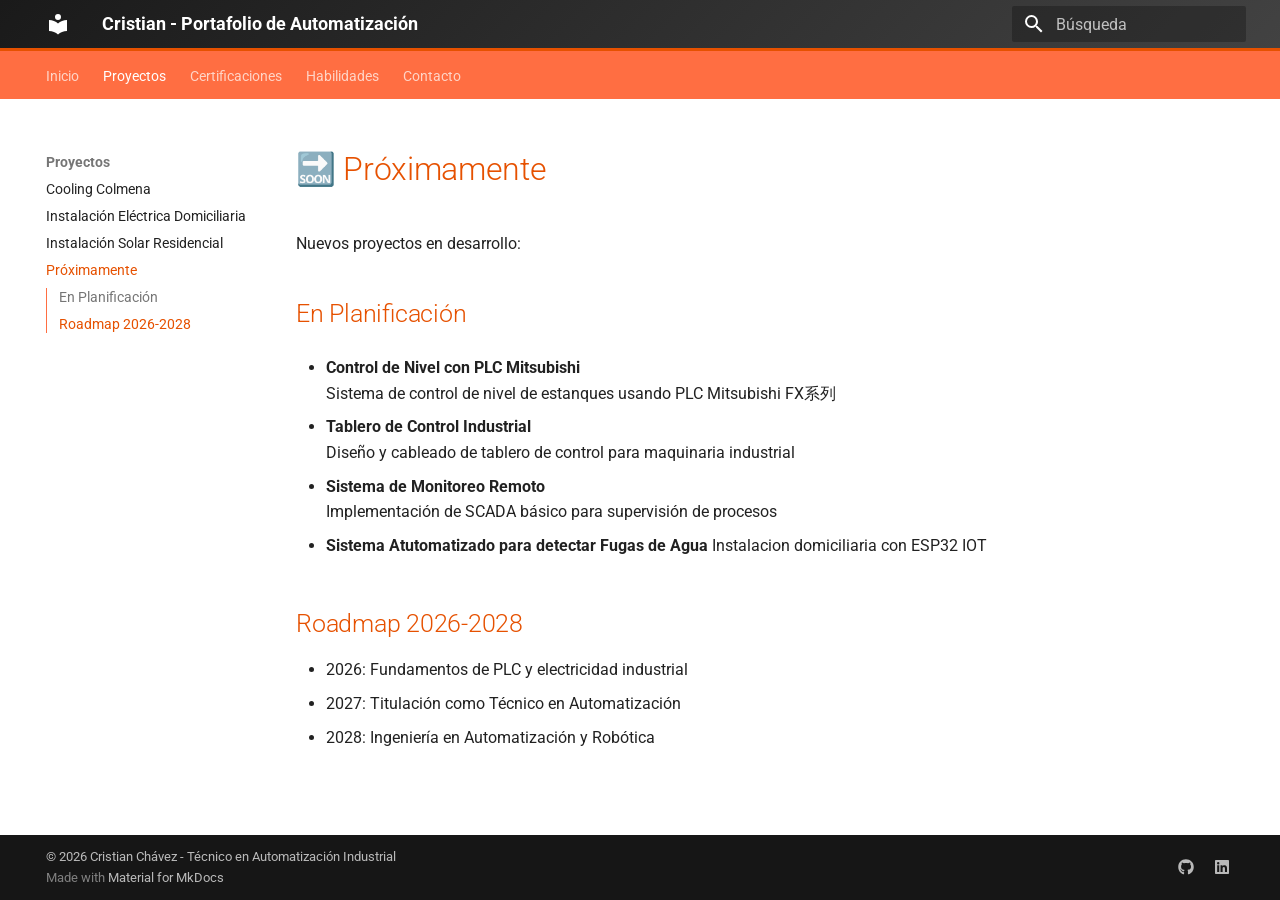
<file: proyectos/proximamente/index.html>
<!doctype html>
<html lang="es" class="no-js">
  <head>
    
      <meta charset="utf-8">
      <meta name="viewport" content="width=device-width,initial-scale=1">
      
        <meta name="description" content="Técnico en Automatización Industrial | PLC | IoT | Control de Procesos">
      
      
        <meta name="author" content="Cristian Ch.">
      
      
        <link rel="canonical" href="https://bl4ckj4ck84.github.io/portafolio-automatizacion/proyectos/proximamente/">
      
      
        <link rel="prev" href="../instalacion-solar-residencial/">
      
      
        <link rel="next" href="../../certificaciones/">
      
      
        
      
      
      <link rel="icon" href="../../assets/images/favicon.png">
      <meta name="generator" content="mkdocs-1.6.1, mkdocs-material-9.7.7">
    
    
      
        <title>Próximamente - Cristian - Portafolio de Automatización</title>
      
    
    
      <link rel="stylesheet" href="../../assets/stylesheets/main.ec1eaa64.min.css">
      
        
        <link rel="stylesheet" href="../../assets/stylesheets/palette.ab4e12ef.min.css">
      
      


    
    
      
    
    
      
        
        
        <link rel="preconnect" href="https://fonts.gstatic.com" crossorigin>
        <link rel="stylesheet" href="https://fonts.googleapis.com/css?family=Roboto:300,300i,400,400i,700,700i%7CRoboto+Mono:400,400i,700,700i&display=fallback">
        <style>:root{--md-text-font:"Roboto";--md-code-font:"Roboto Mono"}</style>
      
    
    
      <link rel="stylesheet" href="../../css/industrial.css">
    
    <script>__md_scope=new URL("../..",location),__md_hash=e=>[...e].reduce(((e,_)=>(e<<5)-e+_.charCodeAt(0)),0),__md_get=(e,_=localStorage,t=__md_scope)=>JSON.parse(_.getItem(t.pathname+"."+e)),__md_set=(e,_,t=localStorage,a=__md_scope)=>{try{t.setItem(a.pathname+"."+e,JSON.stringify(_))}catch(e){}}</script>
    
      

    
    
  </head>
  
  
    
    
    
    
    
    <body dir="ltr" data-md-color-scheme="default" data-md-color-primary="deep-orange" data-md-color-accent="amber">
  
    
    <input class="md-toggle" data-md-toggle="drawer" type="checkbox" id="__drawer" autocomplete="off">
    <input class="md-toggle" data-md-toggle="search" type="checkbox" id="__search" autocomplete="off">
    <label class="md-overlay" for="__drawer"></label>
    <div data-md-component="skip">
      
        
        <a href="#proximamente" class="md-skip">
          Saltar a contenido
        </a>
      
    </div>
    <div data-md-component="announce">
      
    </div>
    
    
      

<header class="md-header" data-md-component="header">
  <nav class="md-header__inner md-grid" aria-label="Cabecera">
    <a href="../.." title="Cristian - Portafolio de Automatización" class="md-header__button md-logo" aria-label="Cristian - Portafolio de Automatización" data-md-component="logo">
      
  
  <svg xmlns="http://www.w3.org/2000/svg" viewBox="0 0 24 24"><path d="M12 8a3 3 0 0 0 3-3 3 3 0 0 0-3-3 3 3 0 0 0-3 3 3 3 0 0 0 3 3m0 3.54C9.64 9.35 6.5 8 3 8v11c3.5 0 6.64 1.35 9 3.54 2.36-2.19 5.5-3.54 9-3.54V8c-3.5 0-6.64 1.35-9 3.54"/></svg>

    </a>
    <label class="md-header__button md-icon" for="__drawer">
      
      <svg xmlns="http://www.w3.org/2000/svg" viewBox="0 0 24 24"><path d="M3 6h18v2H3zm0 5h18v2H3zm0 5h18v2H3z"/></svg>
    </label>
    <div class="md-header__title" data-md-component="header-title">
      <div class="md-header__ellipsis">
        <div class="md-header__topic">
          <span class="md-ellipsis">
            Cristian - Portafolio de Automatización
          </span>
        </div>
        <div class="md-header__topic" data-md-component="header-topic">
          <span class="md-ellipsis">
            
              Próximamente
            
          </span>
        </div>
      </div>
    </div>
    
      
    
    
    
    
      
      
        <label class="md-header__button md-icon" for="__search">
          
          <svg xmlns="http://www.w3.org/2000/svg" viewBox="0 0 24 24"><path d="M9.5 3A6.5 6.5 0 0 1 16 9.5c0 1.61-.59 3.09-1.56 4.23l.27.27h.79l5 5-1.5 1.5-5-5v-.79l-.27-.27A6.52 6.52 0 0 1 9.5 16 6.5 6.5 0 0 1 3 9.5 6.5 6.5 0 0 1 9.5 3m0 2C7 5 5 7 5 9.5S7 14 9.5 14 14 12 14 9.5 12 5 9.5 5"/></svg>
        </label>
        <div class="md-search" data-md-component="search" role="dialog">
  <label class="md-search__overlay" for="__search"></label>
  <div class="md-search__inner" role="search">
    <form class="md-search__form" name="search">
      <input type="text" class="md-search__input" name="query" aria-label="Búsqueda" placeholder="Búsqueda" autocapitalize="off" autocorrect="off" autocomplete="off" spellcheck="false" data-md-component="search-query" required>
      <label class="md-search__icon md-icon" for="__search">
        
        <svg xmlns="http://www.w3.org/2000/svg" viewBox="0 0 24 24"><path d="M9.5 3A6.5 6.5 0 0 1 16 9.5c0 1.61-.59 3.09-1.56 4.23l.27.27h.79l5 5-1.5 1.5-5-5v-.79l-.27-.27A6.52 6.52 0 0 1 9.5 16 6.5 6.5 0 0 1 3 9.5 6.5 6.5 0 0 1 9.5 3m0 2C7 5 5 7 5 9.5S7 14 9.5 14 14 12 14 9.5 12 5 9.5 5"/></svg>
        
        <svg xmlns="http://www.w3.org/2000/svg" viewBox="0 0 24 24"><path d="M20 11v2H8l5.5 5.5-1.42 1.42L4.16 12l7.92-7.92L13.5 5.5 8 11z"/></svg>
      </label>
      <nav class="md-search__options" aria-label="Buscar">
        
        <button type="reset" class="md-search__icon md-icon" title="Limpiar" aria-label="Limpiar" tabindex="-1">
          
          <svg xmlns="http://www.w3.org/2000/svg" viewBox="0 0 24 24"><path d="M19 6.41 17.59 5 12 10.59 6.41 5 5 6.41 10.59 12 5 17.59 6.41 19 12 13.41 17.59 19 19 17.59 13.41 12z"/></svg>
        </button>
      </nav>
      
    </form>
    <div class="md-search__output">
      <div class="md-search__scrollwrap" tabindex="0" data-md-scrollfix>
        <div class="md-search-result" data-md-component="search-result">
          <div class="md-search-result__meta">
            Inicializando búsqueda
          </div>
          <ol class="md-search-result__list" role="presentation"></ol>
        </div>
      </div>
    </div>
  </div>
</div>
      
    
    
  </nav>
  
</header>
    
    <div class="md-container" data-md-component="container">
      
      
        
          
            
<nav class="md-tabs" aria-label="Pestañas" data-md-component="tabs">
  <div class="md-grid">
    <ul class="md-tabs__list">
      
        
  
  
  
  
    <li class="md-tabs__item">
      <a href="../.." class="md-tabs__link">
        
  
  
    
  
  Inicio

      </a>
    </li>
  

      
        
  
  
  
    
  
  
    
    
      <li class="md-tabs__item md-tabs__item--active">
        <a href="../cooling-colmena/" class="md-tabs__link">
          
  
  
  Proyectos

        </a>
      </li>
    
  

      
        
  
  
  
  
    <li class="md-tabs__item">
      <a href="../../certificaciones/" class="md-tabs__link">
        
  
  
    
  
  Certificaciones

      </a>
    </li>
  

      
        
  
  
  
  
    <li class="md-tabs__item">
      <a href="../../habilidades/" class="md-tabs__link">
        
  
  
    
  
  Habilidades

      </a>
    </li>
  

      
        
  
  
  
  
    <li class="md-tabs__item">
      <a href="../../contacto/" class="md-tabs__link">
        
  
  
    
  
  Contacto

      </a>
    </li>
  

      
    </ul>
  </div>
</nav>
          
        
      
      <main class="md-main" data-md-component="main">
        <div class="md-main__inner md-grid">
          
            
              
              <div class="md-sidebar md-sidebar--primary" data-md-component="sidebar" data-md-type="navigation" >
                <div class="md-sidebar__scrollwrap">
                  <div class="md-sidebar__inner">
                    


  


  

<nav class="md-nav md-nav--primary md-nav--lifted md-nav--integrated" aria-label="Navegación" data-md-level="0">
  <label class="md-nav__title" for="__drawer">
    <a href="../.." title="Cristian - Portafolio de Automatización" class="md-nav__button md-logo" aria-label="Cristian - Portafolio de Automatización" data-md-component="logo">
      
  
  <svg xmlns="http://www.w3.org/2000/svg" viewBox="0 0 24 24"><path d="M12 8a3 3 0 0 0 3-3 3 3 0 0 0-3-3 3 3 0 0 0-3 3 3 3 0 0 0 3 3m0 3.54C9.64 9.35 6.5 8 3 8v11c3.5 0 6.64 1.35 9 3.54 2.36-2.19 5.5-3.54 9-3.54V8c-3.5 0-6.64 1.35-9 3.54"/></svg>

    </a>
    Cristian - Portafolio de Automatización
  </label>
  
  <ul class="md-nav__list" data-md-scrollfix>
    
      
      
  
  
  
  
    <li class="md-nav__item">
      <a href="../.." class="md-nav__link">
        
  
  
  <span class="md-ellipsis">
    
  
    Inicio
  

    
  </span>
  
  

      </a>
    </li>
  

    
      
      
  
  
    
  
  
  
    
    
    
    
      
        
        
      
      
        
      
    
    
    <li class="md-nav__item md-nav__item--active md-nav__item--section md-nav__item--nested">
      
        
        
        <input class="md-nav__toggle md-toggle " type="checkbox" id="__nav_2" checked>
        
          
          <label class="md-nav__link" for="__nav_2" id="__nav_2_label" tabindex="">
            
  
  
  <span class="md-ellipsis">
    
  
    Proyectos
  

    
  </span>
  
  

            <span class="md-nav__icon md-icon"></span>
          </label>
        
        <nav class="md-nav" data-md-level="1" aria-labelledby="__nav_2_label" aria-expanded="true">
          <label class="md-nav__title" for="__nav_2">
            <span class="md-nav__icon md-icon"></span>
            
  
    Proyectos
  

          </label>
          <ul class="md-nav__list" data-md-scrollfix>
            
              
                
  
  
  
  
    <li class="md-nav__item">
      <a href="../cooling-colmena/" class="md-nav__link">
        
  
  
  <span class="md-ellipsis">
    
  
    Cooling Colmena
  

    
  </span>
  
  

      </a>
    </li>
  

              
            
              
                
  
  
  
  
    <li class="md-nav__item">
      <a href="../instalacion-electrica-domiciliaria/" class="md-nav__link">
        
  
  
  <span class="md-ellipsis">
    
  
    Instalación Eléctrica Domiciliaria
  

    
  </span>
  
  

      </a>
    </li>
  

              
            
              
                
  
  
  
  
    <li class="md-nav__item">
      <a href="../instalacion-solar-residencial/" class="md-nav__link">
        
  
  
  <span class="md-ellipsis">
    
  
    Instalación Solar Residencial
  

    
  </span>
  
  

      </a>
    </li>
  

              
            
              
                
  
  
    
  
  
  
    <li class="md-nav__item md-nav__item--active">
      
      <input class="md-nav__toggle md-toggle" type="checkbox" id="__toc">
      
      
        
      
      
        <label class="md-nav__link md-nav__link--active" for="__toc">
          
  
  
  <span class="md-ellipsis">
    
  
    Próximamente
  

    
  </span>
  
  

          <span class="md-nav__icon md-icon"></span>
        </label>
      
      <a href="./" class="md-nav__link md-nav__link--active">
        
  
  
  <span class="md-ellipsis">
    
  
    Próximamente
  

    
  </span>
  
  

      </a>
      
        

<nav class="md-nav md-nav--secondary" aria-label="Tabla de contenidos">
  
  
  
    
  
  
    <label class="md-nav__title" for="__toc">
      <span class="md-nav__icon md-icon"></span>
      Tabla de contenidos
    </label>
    <ul class="md-nav__list" data-md-component="toc" data-md-scrollfix>
      
        <li class="md-nav__item">
  <a href="#en-planificacion" class="md-nav__link">
    <span class="md-ellipsis">
      
        En Planificación
      
    </span>
  </a>
  
</li>
      
        <li class="md-nav__item">
  <a href="#roadmap-2026-2028" class="md-nav__link">
    <span class="md-ellipsis">
      
        Roadmap 2026-2028
      
    </span>
  </a>
  
</li>
      
    </ul>
  
</nav>
      
    </li>
  

              
            
          </ul>
        </nav>
      
    </li>
  

    
      
      
  
  
  
  
    <li class="md-nav__item">
      <a href="../../certificaciones/" class="md-nav__link">
        
  
  
  <span class="md-ellipsis">
    
  
    Certificaciones
  

    
  </span>
  
  

      </a>
    </li>
  

    
      
      
  
  
  
  
    <li class="md-nav__item">
      <a href="../../habilidades/" class="md-nav__link">
        
  
  
  <span class="md-ellipsis">
    
  
    Habilidades
  

    
  </span>
  
  

      </a>
    </li>
  

    
      
      
  
  
  
  
    <li class="md-nav__item">
      <a href="../../contacto/" class="md-nav__link">
        
  
  
  <span class="md-ellipsis">
    
  
    Contacto
  

    
  </span>
  
  

      </a>
    </li>
  

    
  </ul>
</nav>
                  </div>
                </div>
              </div>
            
            
          
          
            <div class="md-content" data-md-component="content">
              
              <article class="md-content__inner md-typeset">
                
                  



<h1 id="proximamente">🔜 Próximamente<a class="headerlink" href="#proximamente" title="Permanent link">&para;</a></h1>
<p>Nuevos proyectos en desarrollo:</p>
<h2 id="en-planificacion">En Planificación<a class="headerlink" href="#en-planificacion" title="Permanent link">&para;</a></h2>
<ul>
<li>
<p><strong>Control de Nivel con PLC Mitsubishi</strong><br />
  Sistema de control de nivel de estanques usando PLC Mitsubishi FX系列</p>
</li>
<li>
<p><strong>Tablero de Control Industrial</strong><br />
  Diseño y cableado de tablero de control para maquinaria industrial</p>
</li>
<li>
<p><strong>Sistema de Monitoreo Remoto</strong><br />
  Implementación de SCADA básico para supervisión de procesos</p>
</li>
<li>
<p><strong>Sistema Atutomatizado para detectar Fugas de Agua</strong>
  Instalacion domiciliaria con ESP32 IOT</p>
</li>
</ul>
<h2 id="roadmap-2026-2028">Roadmap 2026-2028<a class="headerlink" href="#roadmap-2026-2028" title="Permanent link">&para;</a></h2>
<ul>
<li>2026: Fundamentos de PLC y electricidad industrial</li>
<li>2027: Titulación como Técnico en Automatización</li>
<li>2028: Ingeniería en Automatización y Robótica</li>
</ul>












                
              </article>
            </div>
          
          
<script>var target=document.getElementById(location.hash.slice(1));target&&target.name&&(target.checked=target.name.startsWith("__tabbed_"))</script>
        </div>
        
          <button type="button" class="md-top md-icon" data-md-component="top" hidden>
  
  <svg xmlns="http://www.w3.org/2000/svg" viewBox="0 0 24 24"><path d="M13 20h-2V8l-5.5 5.5-1.42-1.42L12 4.16l7.92 7.92-1.42 1.42L13 8z"/></svg>
  Volver al principio
</button>
        
      </main>
      
        <footer class="md-footer">
  
  <div class="md-footer-meta md-typeset">
    <div class="md-footer-meta__inner md-grid">
      <div class="md-copyright">
  
    <div class="md-copyright__highlight">
      © 2026 Cristian Chávez - Técnico en Automatización Industrial

    </div>
  
  
    Made with
    <a href="https://squidfunk.github.io/mkdocs-material/" target="_blank" rel="noopener">
      Material for MkDocs
    </a>
  
</div>
      
        
<div class="md-social">
  
    
    
    
    
    <a href="https://github.com/BL4ckj4ck84" target="_blank" rel="noopener" title="GitHub" class="md-social__link">
      <svg xmlns="http://www.w3.org/2000/svg" viewBox="0 0 512 512"><!--! Font Awesome Free 7.1.0 by @fontawesome - https://fontawesome.com License - https://fontawesome.com/license/free (Icons: CC BY 4.0, Fonts: SIL OFL 1.1, Code: MIT License) Copyright 2025 Fonticons, Inc.--><path d="M173.9 397.4c0 2-2.3 3.6-5.2 3.6-3.3.3-5.6-1.3-5.6-3.6 0-2 2.3-3.6 5.2-3.6 3-.3 5.6 1.3 5.6 3.6m-31.1-4.5c-.7 2 1.3 4.3 4.3 4.9 2.6 1 5.6 0 6.2-2s-1.3-4.3-4.3-5.2c-2.6-.7-5.5.3-6.2 2.3m44.2-1.7c-2.9.7-4.9 2.6-4.6 4.9.3 2 2.9 3.3 5.9 2.6 2.9-.7 4.9-2.6 4.6-4.6-.3-1.9-3-3.2-5.9-2.9M252.8 8C114.1 8 8 113.3 8 252c0 110.9 69.8 205.8 169.5 239.2 12.8 2.3 17.3-5.6 17.3-12.1 0-6.2-.3-40.4-.3-61.4 0 0-70 15-84.7-29.8 0 0-11.4-29.1-27.8-36.6 0 0-22.9-15.7 1.6-15.4 0 0 24.9 2 38.6 25.8 21.9 38.6 58.6 27.5 72.9 20.9 2.3-16 8.8-27.1 16-33.7-55.9-6.2-112.3-14.3-112.3-110.5 0-27.5 7.6-41.3 23.6-58.9-2.6-6.5-11.1-33.3 2.6-67.9 20.9-6.5 69 27 69 27 20-5.6 41.5-8.5 62.8-8.5s42.8 2.9 62.8 8.5c0 0 48.1-33.6 69-27 13.7 34.7 5.2 61.4 2.6 67.9 16 17.7 25.8 31.5 25.8 58.9 0 96.5-58.9 104.2-114.8 110.5 9.2 7.9 17 22.9 17 46.4 0 33.7-.3 75.4-.3 83.6 0 6.5 4.6 14.4 17.3 12.1C436.2 457.8 504 362.9 504 252 504 113.3 391.5 8 252.8 8M105.2 352.9c-1.3 1-1 3.3.7 5.2 1.6 1.6 3.9 2.3 5.2 1 1.3-1 1-3.3-.7-5.2-1.6-1.6-3.9-2.3-5.2-1m-10.8-8.1c-.7 1.3.3 2.9 2.3 3.9 1.6 1 3.6.7 4.3-.7.7-1.3-.3-2.9-2.3-3.9-2-.6-3.6-.3-4.3.7m32.4 35.6c-1.6 1.3-1 4.3 1.3 6.2 2.3 2.3 5.2 2.6 6.5 1 1.3-1.3.7-4.3-1.3-6.2-2.2-2.3-5.2-2.6-6.5-1m-11.4-14.7c-1.6 1-1.6 3.6 0 5.9s4.3 3.3 5.6 2.3c1.6-1.3 1.6-3.9 0-6.2-1.4-2.3-4-3.3-5.6-2"/></svg>
    </a>
  
    
    
    
    
    <a href="https://linkedin.com/in/tu-perfil" target="_blank" rel="noopener" title="LinkedIn" class="md-social__link">
      <svg xmlns="http://www.w3.org/2000/svg" viewBox="0 0 448 512"><!--! Font Awesome Free 7.1.0 by @fontawesome - https://fontawesome.com License - https://fontawesome.com/license/free (Icons: CC BY 4.0, Fonts: SIL OFL 1.1, Code: MIT License) Copyright 2025 Fonticons, Inc.--><path d="M416 32H31.9C14.3 32 0 46.5 0 64.3v383.4C0 465.5 14.3 480 31.9 480H416c17.6 0 32-14.5 32-32.3V64.3c0-17.8-14.4-32.3-32-32.3M135.4 416H69V202.2h66.5V416zM102.2 96a38.5 38.5 0 1 1 0 77 38.5 38.5 0 1 1 0-77m282.1 320h-66.4V312c0-24.8-.5-56.7-34.5-56.7-34.6 0-39.9 27-39.9 54.9V416h-66.4V202.2h63.7v29.2h.9c8.9-16.8 30.6-34.5 62.9-34.5 67.2 0 79.7 44.3 79.7 101.9z"/></svg>
    </a>
  
</div>
      
    </div>
  </div>
</footer>
      
    </div>
    <div class="md-dialog" data-md-component="dialog">
      <div class="md-dialog__inner md-typeset"></div>
    </div>
    
    
    
      
      
      <script id="__config" type="application/json">{"annotate": null, "base": "../..", "features": ["navigation.tabs", "navigation.sections", "toc.integrate", "content.code.copy", "navigation.top"], "search": "../../assets/javascripts/workers/search.2c215733.min.js", "tags": null, "translations": {"clipboard.copied": "Copiado al portapapeles", "clipboard.copy": "Copiar al portapapeles", "search.result.more.one": "1 m\u00e1s en esta p\u00e1gina", "search.result.more.other": "# m\u00e1s en esta p\u00e1gina", "search.result.none": "No se encontraron documentos", "search.result.one": "1 documento encontrado", "search.result.other": "# documentos encontrados", "search.result.placeholder": "Teclee para comenzar b\u00fasqueda", "search.result.term.missing": "Falta", "select.version": "Seleccionar versi\u00f3n"}, "version": null}</script>
    
    
      <script src="../../assets/javascripts/bundle.d7400e89.min.js"></script>
      
    
  </body>
</html>
</file>
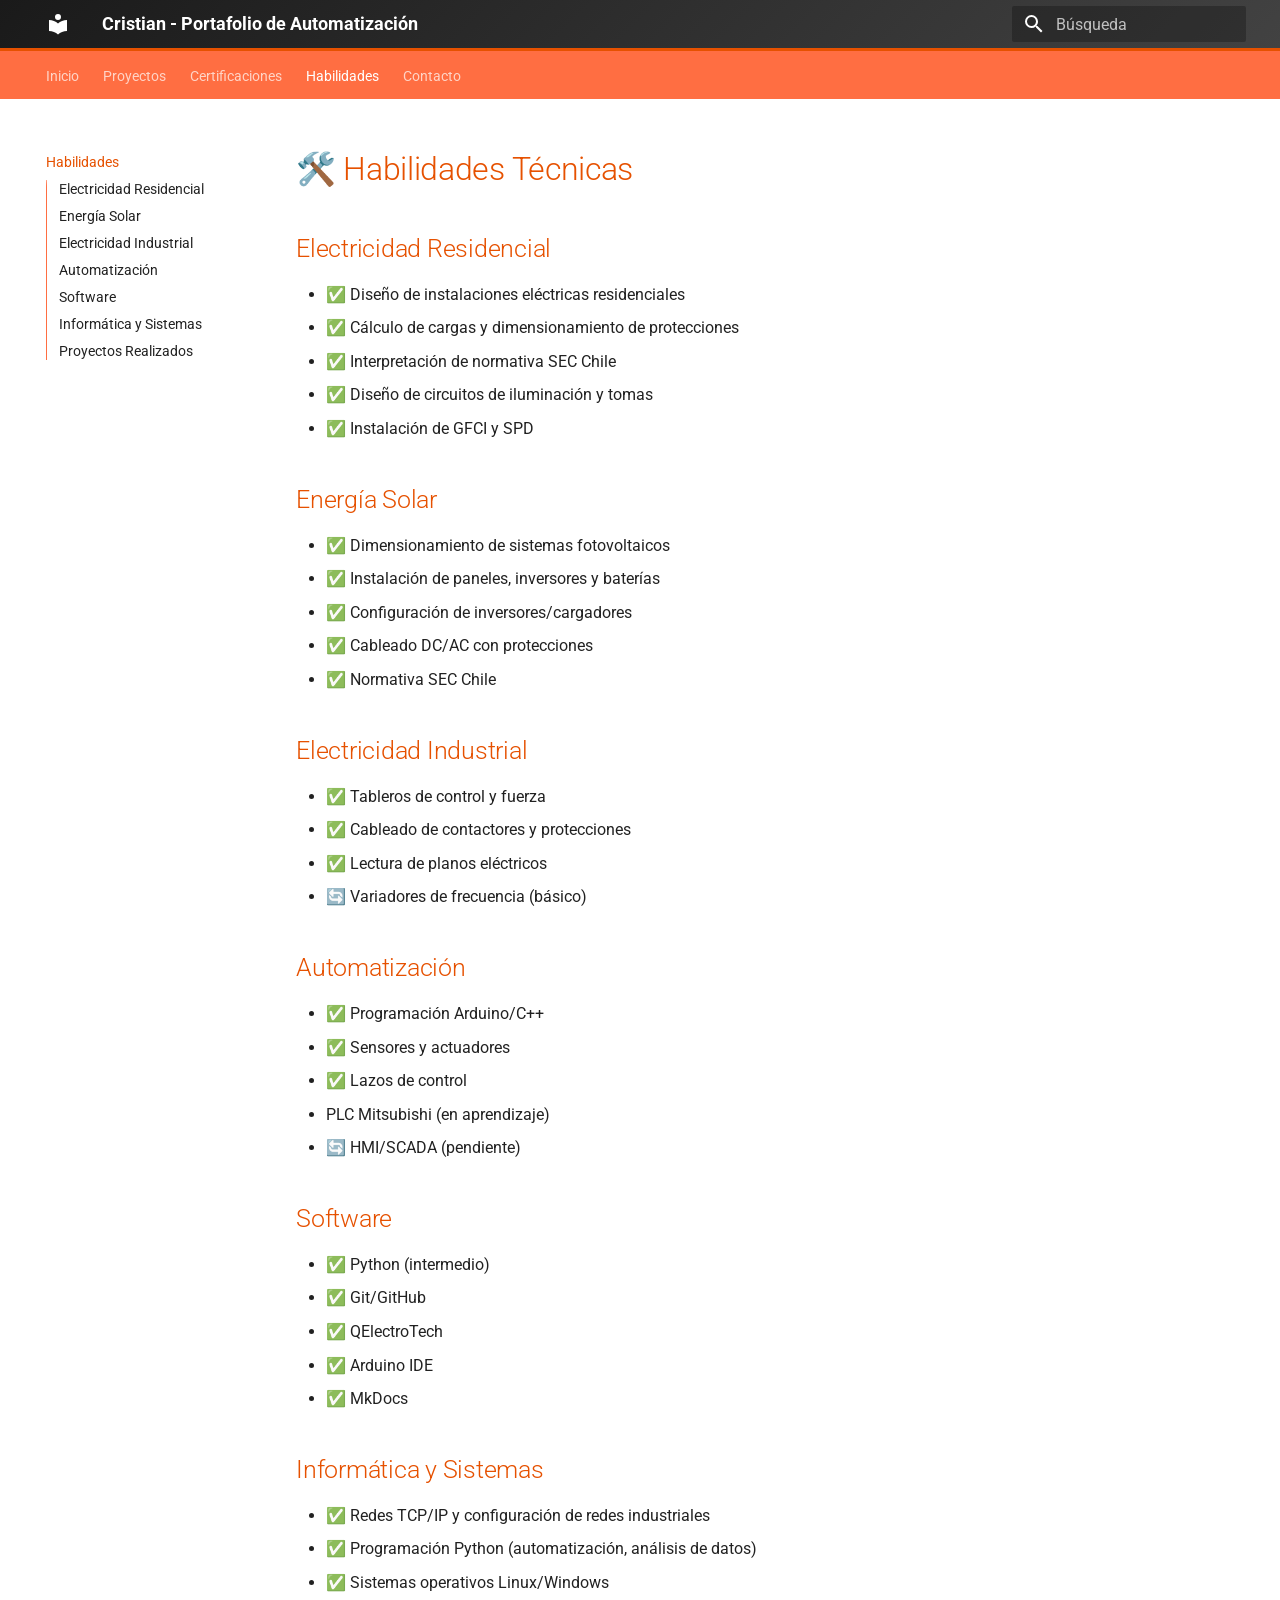
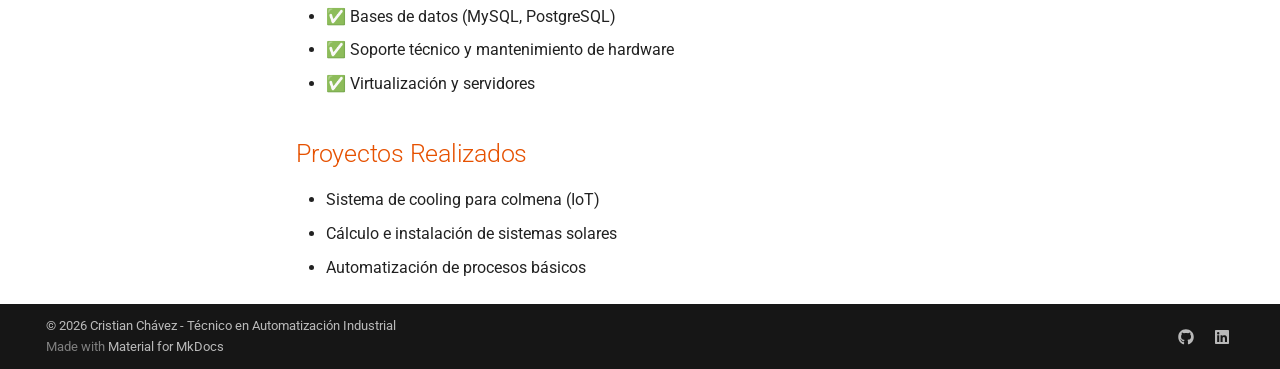
<file: site/habilidades/index.html>
<!doctype html>
<html lang="es" class="no-js">
  <head>
    
      <meta charset="utf-8">
      <meta name="viewport" content="width=device-width,initial-scale=1">
      
        <meta name="description" content="Técnico en Automatización Industrial | PLC | IoT | Control de Procesos">
      
      
        <meta name="author" content="Cristian Ch.">
      
      
        <link rel="canonical" href="https://bl4ckj4ck84.github.io/portafolio-automatizacion/habilidades/">
      
      
        <link rel="prev" href="../certificaciones/">
      
      
        <link rel="next" href="../contacto/">
      
      
        
      
      
      <link rel="icon" href="../assets/images/favicon.png">
      <meta name="generator" content="mkdocs-1.6.1, mkdocs-material-9.7.7">
    
    
      
        <title>Habilidades - Cristian - Portafolio de Automatización</title>
      
    
    
      <link rel="stylesheet" href="../assets/stylesheets/main.ec1eaa64.min.css">
      
        
        <link rel="stylesheet" href="../assets/stylesheets/palette.ab4e12ef.min.css">
      
      


    
    
      
    
    
      
        
        
        <link rel="preconnect" href="https://fonts.gstatic.com" crossorigin>
        <link rel="stylesheet" href="https://fonts.googleapis.com/css?family=Roboto:300,300i,400,400i,700,700i%7CRoboto+Mono:400,400i,700,700i&display=fallback">
        <style>:root{--md-text-font:"Roboto";--md-code-font:"Roboto Mono"}</style>
      
    
    
      <link rel="stylesheet" href="../css/industrial.css">
    
    <script>__md_scope=new URL("..",location),__md_hash=e=>[...e].reduce(((e,_)=>(e<<5)-e+_.charCodeAt(0)),0),__md_get=(e,_=localStorage,t=__md_scope)=>JSON.parse(_.getItem(t.pathname+"."+e)),__md_set=(e,_,t=localStorage,a=__md_scope)=>{try{t.setItem(a.pathname+"."+e,JSON.stringify(_))}catch(e){}}</script>
    
      

    
    
  </head>
  
  
    
    
    
    
    
    <body dir="ltr" data-md-color-scheme="default" data-md-color-primary="deep-orange" data-md-color-accent="amber">
  
    
    <input class="md-toggle" data-md-toggle="drawer" type="checkbox" id="__drawer" autocomplete="off">
    <input class="md-toggle" data-md-toggle="search" type="checkbox" id="__search" autocomplete="off">
    <label class="md-overlay" for="__drawer"></label>
    <div data-md-component="skip">
      
        
        <a href="#habilidades-tecnicas" class="md-skip">
          Saltar a contenido
        </a>
      
    </div>
    <div data-md-component="announce">
      
    </div>
    
    
      

<header class="md-header" data-md-component="header">
  <nav class="md-header__inner md-grid" aria-label="Cabecera">
    <a href=".." title="Cristian - Portafolio de Automatización" class="md-header__button md-logo" aria-label="Cristian - Portafolio de Automatización" data-md-component="logo">
      
  
  <svg xmlns="http://www.w3.org/2000/svg" viewBox="0 0 24 24"><path d="M12 8a3 3 0 0 0 3-3 3 3 0 0 0-3-3 3 3 0 0 0-3 3 3 3 0 0 0 3 3m0 3.54C9.64 9.35 6.5 8 3 8v11c3.5 0 6.64 1.35 9 3.54 2.36-2.19 5.5-3.54 9-3.54V8c-3.5 0-6.64 1.35-9 3.54"/></svg>

    </a>
    <label class="md-header__button md-icon" for="__drawer">
      
      <svg xmlns="http://www.w3.org/2000/svg" viewBox="0 0 24 24"><path d="M3 6h18v2H3zm0 5h18v2H3zm0 5h18v2H3z"/></svg>
    </label>
    <div class="md-header__title" data-md-component="header-title">
      <div class="md-header__ellipsis">
        <div class="md-header__topic">
          <span class="md-ellipsis">
            Cristian - Portafolio de Automatización
          </span>
        </div>
        <div class="md-header__topic" data-md-component="header-topic">
          <span class="md-ellipsis">
            
              Habilidades
            
          </span>
        </div>
      </div>
    </div>
    
      
    
    
    
    
      
      
        <label class="md-header__button md-icon" for="__search">
          
          <svg xmlns="http://www.w3.org/2000/svg" viewBox="0 0 24 24"><path d="M9.5 3A6.5 6.5 0 0 1 16 9.5c0 1.61-.59 3.09-1.56 4.23l.27.27h.79l5 5-1.5 1.5-5-5v-.79l-.27-.27A6.52 6.52 0 0 1 9.5 16 6.5 6.5 0 0 1 3 9.5 6.5 6.5 0 0 1 9.5 3m0 2C7 5 5 7 5 9.5S7 14 9.5 14 14 12 14 9.5 12 5 9.5 5"/></svg>
        </label>
        <div class="md-search" data-md-component="search" role="dialog">
  <label class="md-search__overlay" for="__search"></label>
  <div class="md-search__inner" role="search">
    <form class="md-search__form" name="search">
      <input type="text" class="md-search__input" name="query" aria-label="Búsqueda" placeholder="Búsqueda" autocapitalize="off" autocorrect="off" autocomplete="off" spellcheck="false" data-md-component="search-query" required>
      <label class="md-search__icon md-icon" for="__search">
        
        <svg xmlns="http://www.w3.org/2000/svg" viewBox="0 0 24 24"><path d="M9.5 3A6.5 6.5 0 0 1 16 9.5c0 1.61-.59 3.09-1.56 4.23l.27.27h.79l5 5-1.5 1.5-5-5v-.79l-.27-.27A6.52 6.52 0 0 1 9.5 16 6.5 6.5 0 0 1 3 9.5 6.5 6.5 0 0 1 9.5 3m0 2C7 5 5 7 5 9.5S7 14 9.5 14 14 12 14 9.5 12 5 9.5 5"/></svg>
        
        <svg xmlns="http://www.w3.org/2000/svg" viewBox="0 0 24 24"><path d="M20 11v2H8l5.5 5.5-1.42 1.42L4.16 12l7.92-7.92L13.5 5.5 8 11z"/></svg>
      </label>
      <nav class="md-search__options" aria-label="Buscar">
        
        <button type="reset" class="md-search__icon md-icon" title="Limpiar" aria-label="Limpiar" tabindex="-1">
          
          <svg xmlns="http://www.w3.org/2000/svg" viewBox="0 0 24 24"><path d="M19 6.41 17.59 5 12 10.59 6.41 5 5 6.41 10.59 12 5 17.59 6.41 19 12 13.41 17.59 19 19 17.59 13.41 12z"/></svg>
        </button>
      </nav>
      
    </form>
    <div class="md-search__output">
      <div class="md-search__scrollwrap" tabindex="0" data-md-scrollfix>
        <div class="md-search-result" data-md-component="search-result">
          <div class="md-search-result__meta">
            Inicializando búsqueda
          </div>
          <ol class="md-search-result__list" role="presentation"></ol>
        </div>
      </div>
    </div>
  </div>
</div>
      
    
    
  </nav>
  
</header>
    
    <div class="md-container" data-md-component="container">
      
      
        
          
            
<nav class="md-tabs" aria-label="Pestañas" data-md-component="tabs">
  <div class="md-grid">
    <ul class="md-tabs__list">
      
        
  
  
  
  
    <li class="md-tabs__item">
      <a href=".." class="md-tabs__link">
        
  
  
    
  
  Inicio

      </a>
    </li>
  

      
        
  
  
  
  
    
    
      <li class="md-tabs__item">
        <a href="../proyectos/cooling-colmena/" class="md-tabs__link">
          
  
  
  Proyectos

        </a>
      </li>
    
  

      
        
  
  
  
  
    <li class="md-tabs__item">
      <a href="../certificaciones/" class="md-tabs__link">
        
  
  
    
  
  Certificaciones

      </a>
    </li>
  

      
        
  
  
  
    
  
  
    <li class="md-tabs__item md-tabs__item--active">
      <a href="./" class="md-tabs__link">
        
  
  
    
  
  Habilidades

      </a>
    </li>
  

      
        
  
  
  
  
    <li class="md-tabs__item">
      <a href="../contacto/" class="md-tabs__link">
        
  
  
    
  
  Contacto

      </a>
    </li>
  

      
    </ul>
  </div>
</nav>
          
        
      
      <main class="md-main" data-md-component="main">
        <div class="md-main__inner md-grid">
          
            
              
              <div class="md-sidebar md-sidebar--primary" data-md-component="sidebar" data-md-type="navigation" >
                <div class="md-sidebar__scrollwrap">
                  <div class="md-sidebar__inner">
                    


  


  

<nav class="md-nav md-nav--primary md-nav--lifted md-nav--integrated" aria-label="Navegación" data-md-level="0">
  <label class="md-nav__title" for="__drawer">
    <a href=".." title="Cristian - Portafolio de Automatización" class="md-nav__button md-logo" aria-label="Cristian - Portafolio de Automatización" data-md-component="logo">
      
  
  <svg xmlns="http://www.w3.org/2000/svg" viewBox="0 0 24 24"><path d="M12 8a3 3 0 0 0 3-3 3 3 0 0 0-3-3 3 3 0 0 0-3 3 3 3 0 0 0 3 3m0 3.54C9.64 9.35 6.5 8 3 8v11c3.5 0 6.64 1.35 9 3.54 2.36-2.19 5.5-3.54 9-3.54V8c-3.5 0-6.64 1.35-9 3.54"/></svg>

    </a>
    Cristian - Portafolio de Automatización
  </label>
  
  <ul class="md-nav__list" data-md-scrollfix>
    
      
      
  
  
  
  
    <li class="md-nav__item">
      <a href=".." class="md-nav__link">
        
  
  
  <span class="md-ellipsis">
    
  
    Inicio
  

    
  </span>
  
  

      </a>
    </li>
  

    
      
      
  
  
  
  
    
    
    
    
      
      
        
      
    
    
    <li class="md-nav__item md-nav__item--nested">
      
        
        
        <input class="md-nav__toggle md-toggle " type="checkbox" id="__nav_2" >
        
          
          <label class="md-nav__link" for="__nav_2" id="__nav_2_label" tabindex="0">
            
  
  
  <span class="md-ellipsis">
    
  
    Proyectos
  

    
  </span>
  
  

            <span class="md-nav__icon md-icon"></span>
          </label>
        
        <nav class="md-nav" data-md-level="1" aria-labelledby="__nav_2_label" aria-expanded="false">
          <label class="md-nav__title" for="__nav_2">
            <span class="md-nav__icon md-icon"></span>
            
  
    Proyectos
  

          </label>
          <ul class="md-nav__list" data-md-scrollfix>
            
              
                
  
  
  
  
    <li class="md-nav__item">
      <a href="../proyectos/cooling-colmena/" class="md-nav__link">
        
  
  
  <span class="md-ellipsis">
    
  
    Cooling Colmena
  

    
  </span>
  
  

      </a>
    </li>
  

              
            
              
                
  
  
  
  
    <li class="md-nav__item">
      <a href="../proyectos/instalacion-electrica-domiciliaria/" class="md-nav__link">
        
  
  
  <span class="md-ellipsis">
    
  
    Instalación Eléctrica Domiciliaria
  

    
  </span>
  
  

      </a>
    </li>
  

              
            
              
                
  
  
  
  
    <li class="md-nav__item">
      <a href="../proyectos/instalacion-solar-residencial/" class="md-nav__link">
        
  
  
  <span class="md-ellipsis">
    
  
    Instalación Solar Residencial
  

    
  </span>
  
  

      </a>
    </li>
  

              
            
              
                
  
  
  
  
    <li class="md-nav__item">
      <a href="../proyectos/proximamente/" class="md-nav__link">
        
  
  
  <span class="md-ellipsis">
    
  
    Próximamente
  

    
  </span>
  
  

      </a>
    </li>
  

              
            
          </ul>
        </nav>
      
    </li>
  

    
      
      
  
  
  
  
    <li class="md-nav__item">
      <a href="../certificaciones/" class="md-nav__link">
        
  
  
  <span class="md-ellipsis">
    
  
    Certificaciones
  

    
  </span>
  
  

      </a>
    </li>
  

    
      
      
  
  
    
  
  
  
    <li class="md-nav__item md-nav__item--active">
      
      <input class="md-nav__toggle md-toggle" type="checkbox" id="__toc">
      
      
        
      
      
        <label class="md-nav__link md-nav__link--active" for="__toc">
          
  
  
  <span class="md-ellipsis">
    
  
    Habilidades
  

    
  </span>
  
  

          <span class="md-nav__icon md-icon"></span>
        </label>
      
      <a href="./" class="md-nav__link md-nav__link--active">
        
  
  
  <span class="md-ellipsis">
    
  
    Habilidades
  

    
  </span>
  
  

      </a>
      
        

<nav class="md-nav md-nav--secondary" aria-label="Tabla de contenidos">
  
  
  
    
  
  
    <label class="md-nav__title" for="__toc">
      <span class="md-nav__icon md-icon"></span>
      Tabla de contenidos
    </label>
    <ul class="md-nav__list" data-md-component="toc" data-md-scrollfix>
      
        <li class="md-nav__item">
  <a href="#electricidad-residencial" class="md-nav__link">
    <span class="md-ellipsis">
      
        Electricidad Residencial
      
    </span>
  </a>
  
</li>
      
        <li class="md-nav__item">
  <a href="#energia-solar" class="md-nav__link">
    <span class="md-ellipsis">
      
        Energía Solar
      
    </span>
  </a>
  
</li>
      
        <li class="md-nav__item">
  <a href="#electricidad-industrial" class="md-nav__link">
    <span class="md-ellipsis">
      
        Electricidad Industrial
      
    </span>
  </a>
  
</li>
      
        <li class="md-nav__item">
  <a href="#automatizacion" class="md-nav__link">
    <span class="md-ellipsis">
      
        Automatización
      
    </span>
  </a>
  
</li>
      
        <li class="md-nav__item">
  <a href="#software" class="md-nav__link">
    <span class="md-ellipsis">
      
        Software
      
    </span>
  </a>
  
</li>
      
        <li class="md-nav__item">
  <a href="#informatica-y-sistemas" class="md-nav__link">
    <span class="md-ellipsis">
      
        Informática y Sistemas
      
    </span>
  </a>
  
</li>
      
        <li class="md-nav__item">
  <a href="#proyectos-realizados" class="md-nav__link">
    <span class="md-ellipsis">
      
        Proyectos Realizados
      
    </span>
  </a>
  
</li>
      
    </ul>
  
</nav>
      
    </li>
  

    
      
      
  
  
  
  
    <li class="md-nav__item">
      <a href="../contacto/" class="md-nav__link">
        
  
  
  <span class="md-ellipsis">
    
  
    Contacto
  

    
  </span>
  
  

      </a>
    </li>
  

    
  </ul>
</nav>
                  </div>
                </div>
              </div>
            
            
          
          
            <div class="md-content" data-md-component="content">
              
              <article class="md-content__inner md-typeset">
                
                  



<h1 id="habilidades-tecnicas">🛠️ Habilidades Técnicas<a class="headerlink" href="#habilidades-tecnicas" title="Permanent link">&para;</a></h1>
<h2 id="electricidad-residencial">Electricidad Residencial<a class="headerlink" href="#electricidad-residencial" title="Permanent link">&para;</a></h2>
<ul>
<li>✅ Diseño de instalaciones eléctricas residenciales</li>
<li>✅ Cálculo de cargas y dimensionamiento de protecciones</li>
<li>✅ Interpretación de normativa SEC Chile</li>
<li>✅ Diseño de circuitos de iluminación y tomas</li>
<li>✅ Instalación de GFCI y SPD</li>
</ul>
<h2 id="energia-solar">Energía Solar<a class="headerlink" href="#energia-solar" title="Permanent link">&para;</a></h2>
<ul>
<li>✅ Dimensionamiento de sistemas fotovoltaicos</li>
<li>✅ Instalación de paneles, inversores y baterías</li>
<li>✅ Configuración de inversores/cargadores</li>
<li>✅ Cableado DC/AC con protecciones</li>
<li>✅ Normativa SEC Chile</li>
</ul>
<h2 id="electricidad-industrial">Electricidad Industrial<a class="headerlink" href="#electricidad-industrial" title="Permanent link">&para;</a></h2>
<ul>
<li>✅ Tableros de control y fuerza</li>
<li>✅ Cableado de contactores y protecciones</li>
<li>✅ Lectura de planos eléctricos</li>
<li>🔄 Variadores de frecuencia (básico)</li>
</ul>
<h2 id="automatizacion">Automatización<a class="headerlink" href="#automatizacion" title="Permanent link">&para;</a></h2>
<ul>
<li>✅ Programación Arduino/C++</li>
<li>✅ Sensores y actuadores</li>
<li>✅ Lazos de control</li>
<li>PLC Mitsubishi (en aprendizaje)</li>
<li>🔄 HMI/SCADA (pendiente)</li>
</ul>
<h2 id="software">Software<a class="headerlink" href="#software" title="Permanent link">&para;</a></h2>
<ul>
<li>✅ Python (intermedio)</li>
<li>✅ Git/GitHub</li>
<li>✅ QElectroTech</li>
<li>✅ Arduino IDE</li>
<li>✅ MkDocs</li>
</ul>
<h2 id="informatica-y-sistemas">Informática y Sistemas<a class="headerlink" href="#informatica-y-sistemas" title="Permanent link">&para;</a></h2>
<ul>
<li>✅ Redes TCP/IP y configuración de redes industriales</li>
<li>✅ Programación Python (automatización, análisis de datos)</li>
<li>✅ Sistemas operativos Linux/Windows</li>
<li>✅ Bases de datos (MySQL, PostgreSQL)</li>
<li>✅ Soporte técnico y mantenimiento de hardware</li>
<li>✅ Virtualización y servidores</li>
</ul>
<h2 id="proyectos-realizados">Proyectos Realizados<a class="headerlink" href="#proyectos-realizados" title="Permanent link">&para;</a></h2>
<ul>
<li>Sistema de cooling para colmena (IoT)</li>
<li>Cálculo e instalación de sistemas solares</li>
<li>Automatización de procesos básicos</li>
</ul>












                
              </article>
            </div>
          
          
<script>var target=document.getElementById(location.hash.slice(1));target&&target.name&&(target.checked=target.name.startsWith("__tabbed_"))</script>
        </div>
        
          <button type="button" class="md-top md-icon" data-md-component="top" hidden>
  
  <svg xmlns="http://www.w3.org/2000/svg" viewBox="0 0 24 24"><path d="M13 20h-2V8l-5.5 5.5-1.42-1.42L12 4.16l7.92 7.92-1.42 1.42L13 8z"/></svg>
  Volver al principio
</button>
        
      </main>
      
        <footer class="md-footer">
  
  <div class="md-footer-meta md-typeset">
    <div class="md-footer-meta__inner md-grid">
      <div class="md-copyright">
  
    <div class="md-copyright__highlight">
      © 2026 Cristian Chávez - Técnico en Automatización Industrial

    </div>
  
  
    Made with
    <a href="https://squidfunk.github.io/mkdocs-material/" target="_blank" rel="noopener">
      Material for MkDocs
    </a>
  
</div>
      
        
<div class="md-social">
  
    
    
    
    
    <a href="https://github.com/BL4ckj4ck84" target="_blank" rel="noopener" title="GitHub" class="md-social__link">
      <svg xmlns="http://www.w3.org/2000/svg" viewBox="0 0 512 512"><!--! Font Awesome Free 7.1.0 by @fontawesome - https://fontawesome.com License - https://fontawesome.com/license/free (Icons: CC BY 4.0, Fonts: SIL OFL 1.1, Code: MIT License) Copyright 2025 Fonticons, Inc.--><path d="M173.9 397.4c0 2-2.3 3.6-5.2 3.6-3.3.3-5.6-1.3-5.6-3.6 0-2 2.3-3.6 5.2-3.6 3-.3 5.6 1.3 5.6 3.6m-31.1-4.5c-.7 2 1.3 4.3 4.3 4.9 2.6 1 5.6 0 6.2-2s-1.3-4.3-4.3-5.2c-2.6-.7-5.5.3-6.2 2.3m44.2-1.7c-2.9.7-4.9 2.6-4.6 4.9.3 2 2.9 3.3 5.9 2.6 2.9-.7 4.9-2.6 4.6-4.6-.3-1.9-3-3.2-5.9-2.9M252.8 8C114.1 8 8 113.3 8 252c0 110.9 69.8 205.8 169.5 239.2 12.8 2.3 17.3-5.6 17.3-12.1 0-6.2-.3-40.4-.3-61.4 0 0-70 15-84.7-29.8 0 0-11.4-29.1-27.8-36.6 0 0-22.9-15.7 1.6-15.4 0 0 24.9 2 38.6 25.8 21.9 38.6 58.6 27.5 72.9 20.9 2.3-16 8.8-27.1 16-33.7-55.9-6.2-112.3-14.3-112.3-110.5 0-27.5 7.6-41.3 23.6-58.9-2.6-6.5-11.1-33.3 2.6-67.9 20.9-6.5 69 27 69 27 20-5.6 41.5-8.5 62.8-8.5s42.8 2.9 62.8 8.5c0 0 48.1-33.6 69-27 13.7 34.7 5.2 61.4 2.6 67.9 16 17.7 25.8 31.5 25.8 58.9 0 96.5-58.9 104.2-114.8 110.5 9.2 7.9 17 22.9 17 46.4 0 33.7-.3 75.4-.3 83.6 0 6.5 4.6 14.4 17.3 12.1C436.2 457.8 504 362.9 504 252 504 113.3 391.5 8 252.8 8M105.2 352.9c-1.3 1-1 3.3.7 5.2 1.6 1.6 3.9 2.3 5.2 1 1.3-1 1-3.3-.7-5.2-1.6-1.6-3.9-2.3-5.2-1m-10.8-8.1c-.7 1.3.3 2.9 2.3 3.9 1.6 1 3.6.7 4.3-.7.7-1.3-.3-2.9-2.3-3.9-2-.6-3.6-.3-4.3.7m32.4 35.6c-1.6 1.3-1 4.3 1.3 6.2 2.3 2.3 5.2 2.6 6.5 1 1.3-1.3.7-4.3-1.3-6.2-2.2-2.3-5.2-2.6-6.5-1m-11.4-14.7c-1.6 1-1.6 3.6 0 5.9s4.3 3.3 5.6 2.3c1.6-1.3 1.6-3.9 0-6.2-1.4-2.3-4-3.3-5.6-2"/></svg>
    </a>
  
    
    
    
    
    <a href="https://linkedin.com/in/tu-perfil" target="_blank" rel="noopener" title="LinkedIn" class="md-social__link">
      <svg xmlns="http://www.w3.org/2000/svg" viewBox="0 0 448 512"><!--! Font Awesome Free 7.1.0 by @fontawesome - https://fontawesome.com License - https://fontawesome.com/license/free (Icons: CC BY 4.0, Fonts: SIL OFL 1.1, Code: MIT License) Copyright 2025 Fonticons, Inc.--><path d="M416 32H31.9C14.3 32 0 46.5 0 64.3v383.4C0 465.5 14.3 480 31.9 480H416c17.6 0 32-14.5 32-32.3V64.3c0-17.8-14.4-32.3-32-32.3M135.4 416H69V202.2h66.5V416zM102.2 96a38.5 38.5 0 1 1 0 77 38.5 38.5 0 1 1 0-77m282.1 320h-66.4V312c0-24.8-.5-56.7-34.5-56.7-34.6 0-39.9 27-39.9 54.9V416h-66.4V202.2h63.7v29.2h.9c8.9-16.8 30.6-34.5 62.9-34.5 67.2 0 79.7 44.3 79.7 101.9z"/></svg>
    </a>
  
</div>
      
    </div>
  </div>
</footer>
      
    </div>
    <div class="md-dialog" data-md-component="dialog">
      <div class="md-dialog__inner md-typeset"></div>
    </div>
    
    
    
      
      
      <script id="__config" type="application/json">{"annotate": null, "base": "..", "features": ["navigation.tabs", "navigation.sections", "toc.integrate", "content.code.copy", "navigation.top"], "search": "../assets/javascripts/workers/search.2c215733.min.js", "tags": null, "translations": {"clipboard.copied": "Copiado al portapapeles", "clipboard.copy": "Copiar al portapapeles", "search.result.more.one": "1 m\u00e1s en esta p\u00e1gina", "search.result.more.other": "# m\u00e1s en esta p\u00e1gina", "search.result.none": "No se encontraron documentos", "search.result.one": "1 documento encontrado", "search.result.other": "# documentos encontrados", "search.result.placeholder": "Teclee para comenzar b\u00fasqueda", "search.result.term.missing": "Falta", "select.version": "Seleccionar versi\u00f3n"}, "version": null}</script>
    
    
      <script src="../assets/javascripts/bundle.d7400e89.min.js"></script>
      
    
  </body>
</html>
</file>
<file: css/industrial.css>
/* Tema Industrial */
:root {
  --industrial-orange: #e65100;
  --industrial-yellow: #ffc107;
  --industrial-gray: #424242;
  --industrial-dark: #1a1a1a;
}

.md-header {
  background: linear-gradient(135deg, var(--industrial-dark) 0%, var(--industrial-gray) 100%);
  border-bottom: 3px solid var(--industrial-orange);
}

.md-nav__link--active {
  color: var(--industrial-orange) !important;
}

.md-typeset h1, .md-typeset h2 {
  color: var(--industrial-orange);
}
</file>
<file: site/css/industrial.css>
/* Tema Industrial */
:root {
  --industrial-orange: #e65100;
  --industrial-yellow: #ffc107;
  --industrial-gray: #424242;
  --industrial-dark: #1a1a1a;
}

.md-header {
  background: linear-gradient(135deg, var(--industrial-dark) 0%, var(--industrial-gray) 100%);
  border-bottom: 3px solid var(--industrial-orange);
}

.md-nav__link--active {
  color: var(--industrial-orange) !important;
}

.md-typeset h1, .md-typeset h2 {
  color: var(--industrial-orange);
}
</file>
<file: assets/stylesheets/main.ec1eaa64.min.css>
@charset "UTF-8";html{-webkit-text-size-adjust:none;-moz-text-size-adjust:none;text-size-adjust:none;box-sizing:border-box}*,:after,:before{box-sizing:inherit}@media (prefers-reduced-motion){*,:after,:before{transition:none!important}}body{margin:0}a,button,input,label{-webkit-tap-highlight-color:transparent}a{color:inherit;text-decoration:none}hr{border:0;box-sizing:initial;display:block;height:.05rem;overflow:visible;padding:0}small{font-size:80%}sub,sup{line-height:1em}img{border-style:none}table{border-collapse:initial;border-spacing:0}td,th{font-weight:400;vertical-align:top}button{background:#0000;border:0;font-family:inherit;font-size:inherit;margin:0;padding:0}input{border:0;outline:none}:root{--md-primary-fg-color:#4051b5;--md-primary-fg-color--light:#5d6cc0;--md-primary-fg-color--dark:#303fa1;--md-primary-bg-color:#fff;--md-primary-bg-color--light:#ffffffb3;--md-accent-fg-color:#526cfe;--md-accent-fg-color--transparent:#526cfe1a;--md-accent-bg-color:#fff;--md-accent-bg-color--light:#ffffffb3}[data-md-color-scheme=default]{color-scheme:light}[data-md-color-scheme=default] img[src$="#gh-dark-mode-only"],[data-md-color-scheme=default] img[src$="#only-dark"]{display:none}:root,[data-md-color-scheme=default]{--md-hue:225deg;--md-default-fg-color:#000000de;--md-default-fg-color--light:#0000008a;--md-default-fg-color--lighter:#00000052;--md-default-fg-color--lightest:#00000012;--md-default-bg-color:#fff;--md-default-bg-color--light:#ffffffb3;--md-default-bg-color--lighter:#ffffff4d;--md-default-bg-color--lightest:#ffffff1f;--md-code-fg-color:#36464e;--md-code-bg-color:#f5f5f5;--md-code-bg-color--light:#f5f5f5b3;--md-code-bg-color--lighter:#f5f5f54d;--md-code-hl-color:#4287ff;--md-code-hl-color--light:#4287ff1a;--md-code-hl-number-color:#d52a2a;--md-code-hl-special-color:#db1457;--md-code-hl-function-color:#a846b9;--md-code-hl-constant-color:#6e59d9;--md-code-hl-keyword-color:#3f6ec6;--md-code-hl-string-color:#1c7d4d;--md-code-hl-name-color:var(--md-code-fg-color);--md-code-hl-operator-color:var(--md-default-fg-color--light);--md-code-hl-punctuation-color:var(--md-default-fg-color--light);--md-code-hl-comment-color:var(--md-default-fg-color--light);--md-code-hl-generic-color:var(--md-default-fg-color--light);--md-code-hl-variable-color:var(--md-default-fg-color--light);--md-typeset-color:var(--md-default-fg-color);--md-typeset-a-color:var(--md-primary-fg-color);--md-typeset-del-color:#f5503d26;--md-typeset-ins-color:#0bd57026;--md-typeset-kbd-color:#fafafa;--md-typeset-kbd-accent-color:#fff;--md-typeset-kbd-border-color:#b8b8b8;--md-typeset-mark-color:#ffff0080;--md-typeset-table-color:#0000001f;--md-typeset-table-color--light:rgba(0,0,0,.035);--md-admonition-fg-color:var(--md-default-fg-color);--md-admonition-bg-color:var(--md-default-bg-color);--md-warning-fg-color:#000000de;--md-warning-bg-color:#ff9;--md-footer-fg-color:#fff;--md-footer-fg-color--light:#ffffffb3;--md-footer-fg-color--lighter:#ffffff73;--md-footer-bg-color:#000000de;--md-footer-bg-color--dark:#00000052;--md-shadow-z1:0 0.2rem 0.5rem #0000000d,0 0 0.05rem #0000001a;--md-shadow-z2:0 0.2rem 0.5rem #0000001a,0 0 0.05rem #00000040;--md-shadow-z3:0 0.2rem 0.5rem #0003,0 0 0.05rem #00000059}.md-icon svg{fill:currentcolor;display:block;height:1.2rem;width:1.2rem}body{-webkit-font-smoothing:antialiased;-moz-osx-font-smoothing:grayscale;--md-text-font-family:var(--md-text-font,_),-apple-system,BlinkMacSystemFont,Helvetica,Arial,sans-serif;--md-code-font-family:var(--md-code-font,_),SFMono-Regular,Consolas,Menlo,monospace}aside,body,input{font-feature-settings:"kern","liga";color:var(--md-typeset-color);font-family:var(--md-text-font-family)}code,kbd,pre{font-feature-settings:"kern";font-family:var(--md-code-font-family)}:root{--md-typeset-table-sort-icon:url('data:image/svg+xml;charset=utf-8,<svg xmlns="http://www.w3.org/2000/svg" viewBox="0 0 24 24"><path d="m18 21-4-4h3V7h-3l4-4 4 4h-3v10h3M2 19v-2h10v2M2 13v-2h7v2M2 7V5h4v2z"/></svg>');--md-typeset-table-sort-icon--asc:url('data:image/svg+xml;charset=utf-8,<svg xmlns="http://www.w3.org/2000/svg" viewBox="0 0 24 24"><path d="M19 17h3l-4 4-4-4h3V3h2M2 17h10v2H2M6 5v2H2V5m0 6h7v2H2z"/></svg>');--md-typeset-table-sort-icon--desc:url('data:image/svg+xml;charset=utf-8,<svg xmlns="http://www.w3.org/2000/svg" viewBox="0 0 24 24"><path d="M19 7h3l-4-4-4 4h3v14h2M2 17h10v2H2M6 5v2H2V5m0 6h7v2H2z"/></svg>')}.md-typeset{-webkit-print-color-adjust:exact;color-adjust:exact;font-size:.8rem;line-height:1.6;overflow-wrap:break-word}@media print{.md-typeset{font-size:.68rem}}.md-typeset blockquote,.md-typeset dl,.md-typeset figure,.md-typeset ol,.md-typeset pre,.md-typeset ul{margin-bottom:1em;margin-top:1em}.md-typeset h1{color:var(--md-default-fg-color--light);font-size:2em;line-height:1.3;margin:0 0 1.25em}.md-typeset h1,.md-typeset h2{font-weight:300;letter-spacing:-.01em}.md-typeset h2{font-size:1.5625em;line-height:1.4;margin:1.6em 0 .64em}.md-typeset h3{font-size:1.25em;font-weight:400;letter-spacing:-.01em;line-height:1.5;margin:1.6em 0 .8em}.md-typeset h2+h3{margin-top:.8em}.md-typeset h4{font-weight:700;letter-spacing:-.01em;margin:1em 0}.md-typeset h5,.md-typeset h6{color:var(--md-default-fg-color--light);font-size:.8em;font-weight:700;letter-spacing:-.01em;margin:1.25em 0}.md-typeset h5{text-transform:uppercase}.md-typeset h5 code{text-transform:none}.md-typeset hr{border-bottom:.05rem solid var(--md-default-fg-color--lightest);display:flow-root;margin:1.5em 0}.md-typeset a{color:var(--md-typeset-a-color);word-break:break-word}.md-typeset a,.md-typeset a:before{transition:color 125ms}.md-typeset a:focus,.md-typeset a:hover{color:var(--md-accent-fg-color)}.md-typeset a:focus code,.md-typeset a:hover code{background-color:var(--md-accent-fg-color--transparent);color:var(--md-accent-fg-color)}.md-typeset a code{color:var(--md-typeset-a-color)}.md-typeset a.focus-visible{outline-color:var(--md-accent-fg-color);outline-offset:.2rem}.md-typeset code,.md-typeset kbd,.md-typeset pre{color:var(--md-code-fg-color);direction:ltr;font-variant-ligatures:none;transition:background-color 125ms}@media print{.md-typeset code,.md-typeset kbd,.md-typeset pre{white-space:pre-wrap}}.md-typeset code{background-color:var(--md-code-bg-color);border-radius:.1rem;-webkit-box-decoration-break:clone;box-decoration-break:clone;font-size:.85em;padding:0 .2941176471em;transition:color 125ms,background-color 125ms;word-break:break-word}.md-typeset code:not(.focus-visible){-webkit-tap-highlight-color:transparent;outline:none}.md-typeset pre{display:flow-root;line-height:1.4;position:relative}.md-typeset pre>code{-webkit-box-decoration-break:slice;box-decoration-break:slice;box-shadow:none;display:block;margin:0;outline-color:var(--md-accent-fg-color);overflow:auto;padding:.7720588235em 1.1764705882em;scrollbar-color:var(--md-default-fg-color--lighter) #0000;scrollbar-width:thin;touch-action:auto;word-break:normal}.md-typeset pre>code:hover{scrollbar-color:var(--md-accent-fg-color) #0000}.md-typeset pre>code::-webkit-scrollbar{height:.2rem;width:.2rem}.md-typeset pre>code::-webkit-scrollbar-thumb{background-color:var(--md-default-fg-color--lighter)}.md-typeset pre>code::-webkit-scrollbar-thumb:hover{background-color:var(--md-accent-fg-color)}.md-typeset kbd{background-color:var(--md-typeset-kbd-color);border-radius:.1rem;box-shadow:0 .1rem 0 .05rem var(--md-typeset-kbd-border-color),0 .1rem 0 var(--md-typeset-kbd-border-color),0 -.1rem .2rem var(--md-typeset-kbd-accent-color) inset;color:var(--md-default-fg-color);display:inline-block;font-size:.75em;padding:0 .6666666667em;vertical-align:text-top;word-break:break-word}.md-typeset mark{background-color:var(--md-typeset-mark-color);-webkit-box-decoration-break:clone;box-decoration-break:clone;color:inherit;word-break:break-word}.md-typeset abbr{cursor:help;text-decoration:none}.md-typeset [data-preview],.md-typeset abbr{border-bottom:.05rem dotted var(--md-default-fg-color--light)}.md-typeset small{opacity:.75}[dir=ltr] .md-typeset sub,[dir=ltr] .md-typeset sup{margin-left:.078125em}[dir=rtl] .md-typeset sub,[dir=rtl] .md-typeset sup{margin-right:.078125em}[dir=ltr] .md-typeset blockquote{padding-left:.6rem}[dir=rtl] .md-typeset blockquote{padding-right:.6rem}[dir=ltr] .md-typeset blockquote{border-left:.2rem solid var(--md-default-fg-color--lighter)}[dir=rtl] .md-typeset blockquote{border-right:.2rem solid var(--md-default-fg-color--lighter)}.md-typeset blockquote{color:var(--md-default-fg-color--light);margin-left:0;margin-right:0}.md-typeset ul{list-style-type:disc}.md-typeset ul[type]{list-style-type:revert-layer}[dir=ltr] .md-typeset ol,[dir=ltr] .md-typeset ul{margin-left:.625em}[dir=rtl] .md-typeset ol,[dir=rtl] .md-typeset ul{margin-right:.625em}.md-typeset ol,.md-typeset ul{padding:0}.md-typeset ol:not([hidden]),.md-typeset ul:not([hidden]){display:flow-root}.md-typeset ol ol,.md-typeset ul ol{list-style-type:lower-alpha}.md-typeset ol ol ol,.md-typeset ul ol ol{list-style-type:lower-roman}.md-typeset ol ol ol ol,.md-typeset ul ol ol ol{list-style-type:upper-alpha}.md-typeset ol ol ol ol ol,.md-typeset ul ol ol ol ol{list-style-type:upper-roman}.md-typeset ol[type],.md-typeset ul[type]{list-style-type:revert-layer}[dir=ltr] .md-typeset ol li,[dir=ltr] .md-typeset ul li{margin-left:1.25em}[dir=rtl] .md-typeset ol li,[dir=rtl] .md-typeset ul li{margin-right:1.25em}.md-typeset ol li,.md-typeset ul li{margin-bottom:.5em}.md-typeset ol li blockquote,.md-typeset ol li p,.md-typeset ul li blockquote,.md-typeset ul li p{margin:.5em 0}.md-typeset ol li:last-child,.md-typeset ul li:last-child{margin-bottom:0}[dir=ltr] .md-typeset ol li ol,[dir=ltr] .md-typeset ol li ul,[dir=ltr] .md-typeset ul li ol,[dir=ltr] .md-typeset ul li ul{margin-left:.625em}[dir=rtl] .md-typeset ol li ol,[dir=rtl] .md-typeset ol li ul,[dir=rtl] .md-typeset ul li ol,[dir=rtl] .md-typeset ul li ul{margin-right:.625em}.md-typeset ol li ol,.md-typeset ol li ul,.md-typeset ul li ol,.md-typeset ul li ul{margin-bottom:.5em;margin-top:.5em}[dir=ltr] .md-typeset dd{margin-left:1.875em}[dir=rtl] .md-typeset dd{margin-right:1.875em}.md-typeset dd{margin-bottom:1.5em;margin-top:1em}.md-typeset img,.md-typeset svg,.md-typeset video{height:auto;max-width:100%}.md-typeset img[align=left]{margin:1em 1em 1em 0}.md-typeset img[align=right]{margin:1em 0 1em 1em}.md-typeset img[align]:only-child{margin-top:0}.md-typeset figure{display:flow-root;margin:1em auto;max-width:100%;text-align:center;width:fit-content}.md-typeset figure img{display:block;margin:0 auto}.md-typeset figcaption{font-style:italic;margin:1em auto;max-width:24rem}.md-typeset iframe{max-width:100%}.md-typeset table:not([class]){background-color:var(--md-default-bg-color);border:.05rem solid var(--md-typeset-table-color);border-radius:.1rem;display:inline-block;font-size:.64rem;max-width:100%;overflow:auto;touch-action:auto}@media print{.md-typeset table:not([class]){display:table}}.md-typeset table:not([class])+*{margin-top:1.5em}.md-typeset table:not([class]) td>:first-child,.md-typeset table:not([class]) th>:first-child{margin-top:0}.md-typeset table:not([class]) td>:last-child,.md-typeset table:not([class]) th>:last-child{margin-bottom:0}.md-typeset table:not([class]) td:not([align]),.md-typeset table:not([class]) th:not([align]){text-align:left}[dir=rtl] .md-typeset table:not([class]) td:not([align]),[dir=rtl] .md-typeset table:not([class]) th:not([align]){text-align:right}.md-typeset table:not([class]) th{font-weight:700;min-width:5rem;padding:.9375em 1.25em;vertical-align:top}.md-typeset table:not([class]) td{border-top:.05rem solid var(--md-typeset-table-color);padding:.9375em 1.25em;vertical-align:top}.md-typeset table:not([class]) tbody tr{transition:background-color 125ms}.md-typeset table:not([class]) tbody tr:hover{background-color:var(--md-typeset-table-color--light);box-shadow:0 .05rem 0 var(--md-default-bg-color) inset}.md-typeset table:not([class]) a{word-break:normal}.md-typeset table th[role=columnheader]{cursor:pointer}[dir=ltr] .md-typeset table th[role=columnheader]:after{margin-left:.5em}[dir=rtl] .md-typeset table th[role=columnheader]:after{margin-right:.5em}.md-typeset table th[role=columnheader]:after{content:"";display:inline-block;height:1.2em;-webkit-mask-image:var(--md-typeset-table-sort-icon);mask-image:var(--md-typeset-table-sort-icon);-webkit-mask-repeat:no-repeat;mask-repeat:no-repeat;-webkit-mask-size:contain;mask-size:contain;transition:background-color 125ms;vertical-align:text-bottom;width:1.2em}.md-typeset table th[role=columnheader]:hover:after{background-color:var(--md-default-fg-color--lighter)}.md-typeset table th[role=columnheader][aria-sort=ascending]:after{background-color:var(--md-default-fg-color--light);-webkit-mask-image:var(--md-typeset-table-sort-icon--asc);mask-image:var(--md-typeset-table-sort-icon--asc)}.md-typeset table th[role=columnheader][aria-sort=descending]:after{background-color:var(--md-default-fg-color--light);-webkit-mask-image:var(--md-typeset-table-sort-icon--desc);mask-image:var(--md-typeset-table-sort-icon--desc)}.md-typeset__scrollwrap{margin:1em -.8rem;overflow-x:auto;touch-action:auto}.md-typeset__table{display:inline-block;margin-bottom:.5em;padding:0 .8rem}@media print{.md-typeset__table{display:block}}html .md-typeset__table table{display:table;margin:0;overflow:hidden;width:100%}@media screen and (max-width:44.984375em){.md-content__inner>pre{margin:1em -.8rem}.md-content__inner>pre code{border-radius:0}}.md-typeset .md-author{border-radius:100%;display:block;flex-shrink:0;height:1.6rem;overflow:hidden;position:relative;transition:color 125ms,transform 125ms;width:1.6rem}.md-typeset .md-author img{display:block}.md-typeset .md-author--more{background:var(--md-default-fg-color--lightest);color:var(--md-default-fg-color--lighter);font-size:.6rem;font-weight:700;line-height:1.6rem;text-align:center}.md-typeset .md-author--long{height:2.4rem;width:2.4rem}.md-typeset a.md-author{transform:scale(1)}.md-typeset a.md-author img{border-radius:100%;filter:grayscale(100%) opacity(75%);transition:filter 125ms}.md-typeset a.md-author:focus,.md-typeset a.md-author:hover{transform:scale(1.1);z-index:1}.md-typeset a.md-author:focus img,.md-typeset a.md-author:hover img{filter:grayscale(0)}.md-banner{background-color:var(--md-footer-bg-color);color:var(--md-footer-fg-color);overflow:auto}@media print{.md-banner{display:none}}.md-banner--warning{background-color:var(--md-warning-bg-color);color:var(--md-warning-fg-color)}.md-banner__inner{font-size:.7rem;margin:.6rem auto;padding:0 .8rem}[dir=ltr] .md-banner__button{float:right}[dir=rtl] .md-banner__button{float:left}.md-banner__button{color:inherit;cursor:pointer;transition:opacity .25s}.no-js .md-banner__button{display:none}.md-banner__button:hover{opacity:.7}html{font-size:125%;height:100%;overflow-x:hidden}@media screen and (min-width:100em){html{font-size:137.5%}}@media screen and (min-width:125em){html{font-size:150%}}body{background-color:var(--md-default-bg-color);display:flex;flex-direction:column;font-size:.5rem;min-height:100%;position:relative;width:100%}@media print{body{display:block}}@media screen and (max-width:59.984375em){body[data-md-scrolllock]{position:fixed}}.md-grid{margin-left:auto;margin-right:auto;max-width:61rem}.md-container{display:flex;flex-direction:column;flex-grow:1}@media print{.md-container{display:block}}.md-main{flex-grow:1}.md-main__inner{display:flex;height:100%;margin-top:1.5rem}.md-ellipsis{overflow:hidden;text-overflow:ellipsis}.md-toggle{display:none}.md-option{height:0;opacity:0;position:absolute;width:0}.md-option:checked+label:not([hidden]){display:block}.md-option.focus-visible+label{outline-color:var(--md-accent-fg-color);outline-style:auto}.md-skip{background-color:var(--md-default-fg-color);border-radius:.1rem;color:var(--md-default-bg-color);font-size:.64rem;margin:.5rem;opacity:0;outline-color:var(--md-accent-fg-color);padding:.3rem .5rem;position:fixed;transform:translateY(.4rem);z-index:-1}.md-skip:focus{opacity:1;transform:translateY(0);transition:transform .25s cubic-bezier(.4,0,.2,1),opacity 175ms 75ms;z-index:10}@page{margin:25mm}:root{--md-clipboard-icon:url('data:image/svg+xml;charset=utf-8,<svg xmlns="http://www.w3.org/2000/svg" viewBox="0 0 24 24"><path d="M19 21H8V7h11m0-2H8a2 2 0 0 0-2 2v14a2 2 0 0 0 2 2h11a2 2 0 0 0 2-2V7a2 2 0 0 0-2-2m-3-4H4a2 2 0 0 0-2 2v14h2V3h12z"/></svg>')}.md-clipboard{border-radius:.1rem;color:var(--md-default-fg-color--lightest);cursor:pointer;height:1.5em;outline-color:var(--md-accent-fg-color);outline-offset:.1rem;transition:color .25s;width:1.5em;z-index:1}@media print{.md-clipboard{display:none}}.md-clipboard:not(.focus-visible){-webkit-tap-highlight-color:transparent;outline:none}:hover>.md-clipboard{color:var(--md-default-fg-color--light)}.md-clipboard:focus,.md-clipboard:hover{color:var(--md-accent-fg-color)}.md-clipboard:after{background-color:currentcolor;content:"";display:block;height:1.125em;margin:0 auto;-webkit-mask-image:var(--md-clipboard-icon);mask-image:var(--md-clipboard-icon);-webkit-mask-position:center;mask-position:center;-webkit-mask-repeat:no-repeat;mask-repeat:no-repeat;-webkit-mask-size:contain;mask-size:contain;width:1.125em}.md-clipboard--inline{cursor:pointer}.md-clipboard--inline code{transition:color .25s,background-color .25s}.md-clipboard--inline:focus code,.md-clipboard--inline:hover code{background-color:var(--md-accent-fg-color--transparent);color:var(--md-accent-fg-color)}:root{--md-code-select-icon:url('data:image/svg+xml;charset=utf-8,<svg xmlns="http://www.w3.org/2000/svg" viewBox="0 0 24 24"><path d="M19 19h-4v2h4c1.1 0 2-.9 2-2v-4h-2m0-12h-4v2h4v4h2V5c0-1.1-.9-2-2-2M5 5h4V3H5c-1.1 0-2 .9-2 2v4h2m0 6H3v4c0 1.1.9 2 2 2h4v-2H5zm2-4h2v2H7zm4 0h2v2h-2zm4 0h2v2h-2zM7 7h2v2H7zm4 0h2v2h-2zm4 0h2v2h-2zm-8 8h2v2H7zm4 0h2v2h-2zm4 0h2v2h-2z"/></svg>');--md-code-copy-icon:url('data:image/svg+xml;charset=utf-8,<svg xmlns="http://www.w3.org/2000/svg" viewBox="0 0 24 24"><path d="M19 21H8V7h11m0-2H8a2 2 0 0 0-2 2v14a2 2 0 0 0 2 2h11a2 2 0 0 0 2-2V7a2 2 0 0 0-2-2m-3-4H4a2 2 0 0 0-2 2v14h2V3h12z"/></svg>')}.md-typeset .md-code__content{display:grid}.md-code__nav{background-color:var(--md-code-bg-color--lighter);border-radius:.1rem;display:flex;gap:.2rem;padding:.2rem;position:absolute;right:.25em;top:.25em;transition:background-color .25s;z-index:1}:hover>.md-code__nav{background-color:var(--md-code-bg-color--light)}.md-code__button{color:var(--md-default-fg-color--lightest);cursor:pointer;display:block;height:1.5em;outline-color:var(--md-accent-fg-color);outline-offset:.1rem;transition:color .25s;width:1.5em}:hover>*>.md-code__button{color:var(--md-default-fg-color--light)}.md-code__button.focus-visible,.md-code__button:hover{color:var(--md-accent-fg-color)}.md-code__button--active{color:var(--md-default-fg-color)!important}.md-code__button:after{background-color:currentcolor;content:"";display:block;height:1.125em;margin:0 auto;-webkit-mask-position:center;mask-position:center;-webkit-mask-repeat:no-repeat;mask-repeat:no-repeat;-webkit-mask-size:contain;mask-size:contain;width:1.125em}.md-code__button[data-md-type=select]:after{-webkit-mask-image:var(--md-code-select-icon);mask-image:var(--md-code-select-icon)}.md-code__button[data-md-type=copy]:after{-webkit-mask-image:var(--md-code-copy-icon);mask-image:var(--md-code-copy-icon)}@keyframes consent{0%{opacity:0;transform:translateY(100%)}to{opacity:1;transform:translateY(0)}}@keyframes overlay{0%{opacity:0}to{opacity:1}}.md-consent__overlay{animation:overlay .25s both;-webkit-backdrop-filter:blur(.1rem);backdrop-filter:blur(.1rem);background-color:#0000008a;height:100%;opacity:1;position:fixed;top:0;width:100%;z-index:5}.md-consent__inner{animation:consent .5s cubic-bezier(.1,.7,.1,1) both;background-color:var(--md-default-bg-color);border:0;border-radius:.1rem;bottom:0;box-shadow:0 0 .2rem #0000001a,0 .2rem .4rem #0003;max-height:100%;overflow:auto;padding:0;position:fixed;width:100%;z-index:5}.md-consent__form{padding:.8rem}.md-consent__settings{display:none;margin:1em 0}input:checked+.md-consent__settings{display:block}.md-consent__controls{margin-bottom:.8rem}.md-typeset .md-consent__controls .md-button{display:inline}@media screen and (max-width:44.984375em){.md-typeset .md-consent__controls .md-button{display:block;margin-top:.4rem;text-align:center;width:100%}}.md-consent label{cursor:pointer}.md-content{flex-grow:1;min-width:0}.md-content__inner{margin:0 .8rem 1.2rem;padding-top:.6rem}@media screen and (min-width:76.25em){[dir=ltr] .md-sidebar--primary:not([hidden])~.md-content>.md-content__inner{margin-left:1.2rem}[dir=ltr] .md-sidebar--secondary:not([hidden])~.md-content>.md-content__inner,[dir=rtl] .md-sidebar--primary:not([hidden])~.md-content>.md-content__inner{margin-right:1.2rem}[dir=rtl] .md-sidebar--secondary:not([hidden])~.md-content>.md-content__inner{margin-left:1.2rem}}.md-content__inner:before{content:"";display:block;height:.4rem}.md-content__inner>:last-child{margin-bottom:0}[dir=ltr] .md-content__button{float:right}[dir=rtl] .md-content__button{float:left}[dir=ltr] .md-content__button{margin-left:.4rem}[dir=rtl] .md-content__button{margin-right:.4rem}.md-content__button{margin:.4rem 0;padding:0}@media print{.md-content__button{display:none}}.md-typeset .md-content__button{color:var(--md-default-fg-color--lighter)}.md-content__button svg{display:inline;vertical-align:top}[dir=rtl] .md-content__button svg{transform:scaleX(-1)}[dir=ltr] .md-dialog{right:.8rem}[dir=rtl] .md-dialog{left:.8rem}.md-dialog{background-color:var(--md-default-fg-color);border-radius:.1rem;bottom:.8rem;box-shadow:var(--md-shadow-z3);min-width:11.1rem;opacity:0;padding:.4rem .6rem;pointer-events:none;position:fixed;transform:translateY(100%);transition:transform 0ms .4s,opacity .4s;z-index:4}@media print{.md-dialog{display:none}}.md-dialog--active{opacity:1;pointer-events:auto;transform:translateY(0);transition:transform .4s cubic-bezier(.075,.85,.175,1),opacity .4s}.md-dialog__inner{color:var(--md-default-bg-color);font-size:.7rem}.md-feedback{margin:2em 0 1em;text-align:center}.md-feedback fieldset{border:none;margin:0;padding:0}.md-feedback__title{font-weight:700;margin:1em auto}.md-feedback__inner{position:relative}.md-feedback__list{display:flex;flex-wrap:wrap;place-content:baseline center;position:relative}.md-feedback__list:hover .md-icon:not(:disabled){color:var(--md-default-fg-color--lighter)}:disabled .md-feedback__list{min-height:1.8rem}.md-feedback__icon{color:var(--md-default-fg-color--light);cursor:pointer;flex-shrink:0;margin:0 .1rem;transition:color 125ms}.md-feedback__icon:not(:disabled).md-icon:hover{color:var(--md-accent-fg-color)}.md-feedback__icon:disabled{color:var(--md-default-fg-color--lightest);pointer-events:none}.md-feedback__note{opacity:0;position:relative;transform:translateY(.4rem);transition:transform .4s cubic-bezier(.1,.7,.1,1),opacity .15s}.md-feedback__note>*{margin:0 auto;max-width:16rem}:disabled .md-feedback__note{opacity:1;transform:translateY(0)}@media print{.md-feedback{display:none}}.md-footer{background-color:var(--md-footer-bg-color);color:var(--md-footer-fg-color)}@media print{.md-footer{display:none}}.md-footer__inner{justify-content:space-between;overflow:auto;padding:.2rem}.md-footer__inner:not([hidden]){display:flex}.md-footer__link{align-items:end;display:flex;flex-grow:0.01;margin-bottom:.4rem;margin-top:1rem;max-width:100%;outline-color:var(--md-accent-fg-color);overflow:hidden;transition:opacity .25s}.md-footer__link:focus,.md-footer__link:hover{opacity:.7}[dir=rtl] .md-footer__link svg{transform:scaleX(-1)}@media screen and (max-width:44.984375em){.md-footer__link--prev{flex-shrink:0}.md-footer__link--prev .md-footer__title{display:none}}[dir=ltr] .md-footer__link--next{margin-left:auto}[dir=rtl] .md-footer__link--next{margin-right:auto}.md-footer__link--next{text-align:right}[dir=rtl] .md-footer__link--next{text-align:left}.md-footer__title{flex-grow:1;font-size:.9rem;margin-bottom:.7rem;max-width:calc(100% - 2.4rem);padding:0 1rem;white-space:nowrap}.md-footer__button{margin:.2rem;padding:.4rem}.md-footer__direction{font-size:.64rem;opacity:.7}.md-footer-meta{background-color:var(--md-footer-bg-color--dark)}.md-footer-meta__inner{display:flex;flex-wrap:wrap;justify-content:space-between;padding:.2rem}html .md-footer-meta.md-typeset a{color:var(--md-footer-fg-color--light)}html .md-footer-meta.md-typeset a:focus,html .md-footer-meta.md-typeset a:hover{color:var(--md-footer-fg-color)}.md-copyright{color:var(--md-footer-fg-color--lighter);font-size:.64rem;margin:auto .6rem;padding:.4rem 0;width:100%}@media screen and (min-width:45em){.md-copyright{width:auto}}.md-copyright__highlight{color:var(--md-footer-fg-color--light)}.md-social{display:inline-flex;gap:.2rem;margin:0 .4rem;padding:.2rem 0 .6rem}@media screen and (min-width:45em){.md-social{padding:.6rem 0}}.md-social__link{display:inline-block;height:1.6rem;text-align:center;width:1.6rem}.md-social__link:before{line-height:1.9}.md-social__link svg{fill:currentcolor;max-height:.8rem;vertical-align:-25%}.md-typeset .md-button{border:.1rem solid;border-radius:.1rem;color:var(--md-primary-fg-color);cursor:pointer;display:inline-block;font-weight:700;padding:.625em 2em;transition:color 125ms,background-color 125ms,border-color 125ms}.md-typeset .md-button--primary{background-color:var(--md-primary-fg-color);border-color:var(--md-primary-fg-color);color:var(--md-primary-bg-color)}.md-typeset .md-button:focus,.md-typeset .md-button:hover{background-color:var(--md-accent-fg-color);border-color:var(--md-accent-fg-color);color:var(--md-accent-bg-color)}[dir=ltr] .md-typeset .md-input{border-top-left-radius:.1rem}[dir=ltr] .md-typeset .md-input,[dir=rtl] .md-typeset .md-input{border-top-right-radius:.1rem}[dir=rtl] .md-typeset .md-input{border-top-left-radius:.1rem}.md-typeset .md-input{border-bottom:.1rem solid var(--md-default-fg-color--lighter);box-shadow:var(--md-shadow-z1);font-size:.8rem;height:1.8rem;padding:0 .6rem;transition:border .25s,box-shadow .25s}.md-typeset .md-input:focus,.md-typeset .md-input:hover{border-bottom-color:var(--md-accent-fg-color);box-shadow:var(--md-shadow-z2)}.md-typeset .md-input--stretch{width:100%}.md-header{background-color:var(--md-primary-fg-color);box-shadow:0 0 .2rem #0000,0 .2rem .4rem #0000;color:var(--md-primary-bg-color);display:block;left:0;position:sticky;right:0;top:0;z-index:4}@media print{.md-header{display:none}}.md-header[hidden]{transform:translateY(-100%);transition:transform .25s cubic-bezier(.8,0,.6,1),box-shadow .25s}.md-header--shadow{box-shadow:0 0 .2rem #0000001a,0 .2rem .4rem #0003;transition:transform .25s cubic-bezier(.1,.7,.1,1),box-shadow .25s}.md-header__inner{align-items:center;display:flex;padding:0 .2rem}.md-header__button{color:currentcolor;cursor:pointer;margin:.2rem;outline-color:var(--md-accent-fg-color);padding:.4rem;position:relative;transition:opacity .25s;vertical-align:middle;z-index:1}.md-header__button:hover{opacity:.7}.md-header__button:not([hidden]){display:inline-block}.md-header__button:not(.focus-visible){-webkit-tap-highlight-color:transparent;outline:none}.md-header__button.md-logo{margin:.2rem;padding:.4rem}@media screen and (max-width:76.234375em){.md-header__button.md-logo{display:none}}.md-header__button.md-logo img,.md-header__button.md-logo svg{fill:currentcolor;display:block;height:1.2rem;width:auto}@media screen and (min-width:60em){.md-header__button[for=__search]{display:none}}.no-js .md-header__button[for=__search]{display:none}[dir=rtl] .md-header__button[for=__search] svg{transform:scaleX(-1)}@media screen and (min-width:76.25em){.md-header__button[for=__drawer]{display:none}}.md-header__topic{display:flex;max-width:100%;position:absolute;transition:transform .4s cubic-bezier(.1,.7,.1,1),opacity .15s;white-space:nowrap}.md-header__topic+.md-header__topic{opacity:0;pointer-events:none;transform:translateX(1.25rem);transition:transform .4s cubic-bezier(1,.7,.1,.1),opacity .15s;z-index:-1}[dir=rtl] .md-header__topic+.md-header__topic{transform:translateX(-1.25rem)}.md-header__topic:first-child{font-weight:700}[dir=ltr] .md-header__title{margin-left:1rem;margin-right:.4rem}[dir=rtl] .md-header__title{margin-left:.4rem;margin-right:1rem}.md-header__title{flex-grow:1;font-size:.9rem;height:2.4rem;line-height:2.4rem}.md-header__title--active .md-header__topic{opacity:0;pointer-events:none;transform:translateX(-1.25rem);transition:transform .4s cubic-bezier(1,.7,.1,.1),opacity .15s;z-index:-1}[dir=rtl] .md-header__title--active .md-header__topic{transform:translateX(1.25rem)}.md-header__title--active .md-header__topic+.md-header__topic{opacity:1;pointer-events:auto;transform:translateX(0);transition:transform .4s cubic-bezier(.1,.7,.1,1),opacity .15s;z-index:0}.md-header__title>.md-header__ellipsis{height:100%;position:relative;width:100%}.md-header__option{display:flex;flex-shrink:0;max-width:100%;transition:max-width 0ms .25s,opacity .25s .25s;white-space:nowrap}[data-md-toggle=search]:checked~.md-header .md-header__option{max-width:0;opacity:0;transition:max-width 0ms,opacity 0ms}.md-header__option>input{bottom:0}.md-header__source{display:none}@media screen and (min-width:60em){[dir=ltr] .md-header__source{margin-left:1rem}[dir=rtl] .md-header__source{margin-right:1rem}.md-header__source{display:block;max-width:11.7rem;width:11.7rem}}@media screen and (min-width:76.25em){[dir=ltr] .md-header__source{margin-left:1.4rem}[dir=rtl] .md-header__source{margin-right:1.4rem}}.md-meta{color:var(--md-default-fg-color--light);font-size:.7rem;line-height:1.3}.md-meta__list{display:inline-flex;flex-wrap:wrap;list-style:none;margin:0;padding:0}.md-meta__item:not(:last-child):after{content:"·";margin-left:.2rem;margin-right:.2rem}.md-meta__link{color:var(--md-typeset-a-color)}.md-meta__link:focus,.md-meta__link:hover{color:var(--md-accent-fg-color)}.md-draft{background-color:#ff1744;border-radius:.125em;color:#fff;display:inline-block;font-weight:700;padding-left:.5714285714em;padding-right:.5714285714em}:root{--md-nav-icon--prev:url('data:image/svg+xml;charset=utf-8,<svg xmlns="http://www.w3.org/2000/svg" viewBox="0 0 24 24"><path d="M20 11v2H8l5.5 5.5-1.42 1.42L4.16 12l7.92-7.92L13.5 5.5 8 11z"/></svg>');--md-nav-icon--next:url('data:image/svg+xml;charset=utf-8,<svg xmlns="http://www.w3.org/2000/svg" viewBox="0 0 24 24"><path d="M8.59 16.58 13.17 12 8.59 7.41 10 6l6 6-6 6z"/></svg>');--md-toc-icon:url('data:image/svg+xml;charset=utf-8,<svg xmlns="http://www.w3.org/2000/svg" viewBox="0 0 24 24"><path d="M3 9h14V7H3zm0 4h14v-2H3zm0 4h14v-2H3zm16 0h2v-2h-2zm0-10v2h2V7zm0 6h2v-2h-2z"/></svg>')}.md-nav{font-size:.7rem;line-height:1.3}.md-nav__title{color:var(--md-default-fg-color--light);display:block;font-weight:700;overflow:hidden;padding:0 .6rem;text-overflow:ellipsis}.md-nav__title .md-nav__button{display:none}.md-nav__title .md-nav__button img{height:100%;width:auto}.md-nav__title .md-nav__button.md-logo img,.md-nav__title .md-nav__button.md-logo svg{fill:currentcolor;display:block;height:2.4rem;max-width:100%;object-fit:contain;width:auto}.md-nav__list{list-style:none;margin:0;padding:0}.md-nav__link{align-items:flex-start;display:flex;gap:.4rem;margin-top:.625em;scroll-snap-align:start;transition:color 125ms}.md-nav__link--passed,.md-nav__link--passed code{color:var(--md-default-fg-color--light)}.md-nav__item .md-nav__link--active,.md-nav__item .md-nav__link--active code{color:var(--md-typeset-a-color)}.md-nav__link .md-ellipsis{position:relative}.md-nav__link .md-ellipsis code{word-break:normal}[dir=ltr] .md-nav__link .md-icon:last-child{margin-left:auto}[dir=rtl] .md-nav__link .md-icon:last-child{margin-right:auto}.md-nav__link .md-typeset{font-size:.7rem;line-height:1.3}.md-nav__link svg{fill:currentcolor;flex-shrink:0;height:1.3em;position:relative}.md-nav__link[for]:focus,.md-nav__link[for]:hover,.md-nav__link[href]:focus,.md-nav__link[href]:hover{color:var(--md-accent-fg-color);cursor:pointer}.md-nav__link[for]:focus code,.md-nav__link[for]:hover code,.md-nav__link[href]:focus code,.md-nav__link[href]:hover code{background-color:var(--md-accent-fg-color--transparent);color:var(--md-accent-fg-color)}.md-nav__link.focus-visible{outline-color:var(--md-accent-fg-color);outline-offset:.2rem}.md-nav--primary .md-nav__link[for=__toc]{display:none}.md-nav--primary .md-nav__link[for=__toc] .md-icon:after{background-color:currentcolor;display:block;height:100%;-webkit-mask-image:var(--md-toc-icon);mask-image:var(--md-toc-icon);width:100%}.md-nav--primary .md-nav__link[for=__toc]~.md-nav{display:none}.md-nav__container>.md-nav__link{margin-top:0}.md-nav__container>.md-nav__link:first-child{flex-grow:1;min-width:0}.md-nav__icon{flex-shrink:0}.md-nav__source{display:none}@media screen and (max-width:76.234375em){.md-nav--primary,.md-nav--primary .md-nav{background-color:var(--md-default-bg-color);display:flex;flex-direction:column;height:100%;left:0;position:absolute;right:0;top:0;z-index:1}.md-nav--primary .md-nav__item,.md-nav--primary .md-nav__title{font-size:.8rem;line-height:1.5}.md-nav--primary .md-nav__title{background-color:var(--md-default-fg-color--lightest);color:var(--md-default-fg-color--light);cursor:pointer;height:5.6rem;line-height:2.4rem;padding:3rem .8rem .2rem;position:relative;white-space:nowrap}[dir=ltr] .md-nav--primary .md-nav__title .md-nav__icon{left:.4rem}[dir=rtl] .md-nav--primary .md-nav__title .md-nav__icon{right:.4rem}.md-nav--primary .md-nav__title .md-nav__icon{display:block;height:1.2rem;margin:.2rem;position:absolute;top:.4rem;width:1.2rem}.md-nav--primary .md-nav__title .md-nav__icon:after{background-color:currentcolor;content:"";display:block;height:100%;-webkit-mask-image:var(--md-nav-icon--prev);mask-image:var(--md-nav-icon--prev);-webkit-mask-position:center;mask-position:center;-webkit-mask-repeat:no-repeat;mask-repeat:no-repeat;-webkit-mask-size:contain;mask-size:contain;width:100%}.md-nav--primary .md-nav__title~.md-nav__list{background-color:var(--md-default-bg-color);box-shadow:0 .05rem 0 var(--md-default-fg-color--lightest) inset;overflow-y:auto;scroll-snap-type:y mandatory;touch-action:pan-y}.md-nav--primary .md-nav__title~.md-nav__list>:first-child{border-top:0}.md-nav--primary .md-nav__title[for=__drawer]{background-color:var(--md-primary-fg-color);color:var(--md-primary-bg-color);font-weight:700}.md-nav--primary .md-nav__title .md-logo{display:block;left:.2rem;margin:.2rem;padding:.4rem;position:absolute;right:.2rem;top:.2rem}.md-nav--primary .md-nav__list{flex:1}.md-nav--primary .md-nav__item{border-top:.05rem solid var(--md-default-fg-color--lightest)}.md-nav--primary .md-nav__item--active>.md-nav__link{color:var(--md-typeset-a-color)}.md-nav--primary .md-nav__item--active>.md-nav__link:focus,.md-nav--primary .md-nav__item--active>.md-nav__link:hover{color:var(--md-accent-fg-color)}.md-nav--primary .md-nav__link{margin-top:0;padding:.6rem .8rem}.md-nav--primary .md-nav__link svg{margin-top:.1em}.md-nav--primary .md-nav__link>.md-nav__link{padding:0}[dir=ltr] .md-nav--primary .md-nav__link .md-nav__icon{margin-right:-.2rem}[dir=rtl] .md-nav--primary .md-nav__link .md-nav__icon{margin-left:-.2rem}.md-nav--primary .md-nav__link .md-nav__icon{font-size:1.2rem;height:1.2rem;width:1.2rem}.md-nav--primary .md-nav__link .md-nav__icon:after{background-color:currentcolor;content:"";display:block;height:100%;-webkit-mask-image:var(--md-nav-icon--next);mask-image:var(--md-nav-icon--next);-webkit-mask-position:center;mask-position:center;-webkit-mask-repeat:no-repeat;mask-repeat:no-repeat;-webkit-mask-size:contain;mask-size:contain;width:100%}[dir=rtl] .md-nav--primary .md-nav__icon:after{transform:scale(-1)}.md-nav--primary .md-nav--secondary .md-nav{background-color:initial;position:static}[dir=ltr] .md-nav--primary .md-nav--secondary .md-nav .md-nav__link{padding-left:1.4rem}[dir=rtl] .md-nav--primary .md-nav--secondary .md-nav .md-nav__link{padding-right:1.4rem}[dir=ltr] .md-nav--primary .md-nav--secondary .md-nav .md-nav .md-nav__link{padding-left:2rem}[dir=rtl] .md-nav--primary .md-nav--secondary .md-nav .md-nav .md-nav__link{padding-right:2rem}[dir=ltr] .md-nav--primary .md-nav--secondary .md-nav .md-nav .md-nav .md-nav__link{padding-left:2.6rem}[dir=rtl] .md-nav--primary .md-nav--secondary .md-nav .md-nav .md-nav .md-nav__link{padding-right:2.6rem}[dir=ltr] .md-nav--primary .md-nav--secondary .md-nav .md-nav .md-nav .md-nav .md-nav__link{padding-left:3.2rem}[dir=rtl] .md-nav--primary .md-nav--secondary .md-nav .md-nav .md-nav .md-nav .md-nav__link{padding-right:3.2rem}.md-nav--secondary{background-color:initial}.md-nav__toggle~.md-nav{display:flex;opacity:0;transform:translateX(100%);transition:transform .25s cubic-bezier(.8,0,.6,1),opacity 125ms 50ms}[dir=rtl] .md-nav__toggle~.md-nav{transform:translateX(-100%)}.md-nav__toggle:checked~.md-nav{opacity:1;transform:translateX(0);transition:transform .25s cubic-bezier(.4,0,.2,1),opacity 125ms 125ms}.md-nav__toggle:checked~.md-nav>.md-nav__list{backface-visibility:hidden}}@media screen and (max-width:59.984375em){.md-nav--primary .md-nav__link[for=__toc]{display:flex}.md-nav--primary .md-nav__link[for=__toc] .md-icon:after{content:""}.md-nav--primary .md-nav__link[for=__toc]+.md-nav__link{display:none}.md-nav--primary .md-nav__link[for=__toc]~.md-nav{display:flex}.md-nav__source{background-color:var(--md-primary-fg-color--dark);color:var(--md-primary-bg-color);display:block;padding:0 .2rem}}@media screen and (min-width:60em) and (max-width:76.234375em){.md-nav--integrated .md-nav__link[for=__toc]{display:flex}.md-nav--integrated .md-nav__link[for=__toc] .md-icon:after{content:""}.md-nav--integrated .md-nav__link[for=__toc]+.md-nav__link{display:none}.md-nav--integrated .md-nav__link[for=__toc]~.md-nav{display:flex}}@media screen and (min-width:60em){.md-nav{margin-bottom:-.4rem}.md-nav--secondary .md-nav__title{background:var(--md-default-bg-color);box-shadow:0 0 .4rem .4rem var(--md-default-bg-color);position:sticky;top:0;z-index:1}.md-nav--secondary .md-nav__title[for=__toc]{scroll-snap-align:start}.md-nav--secondary .md-nav__title .md-nav__icon{display:none}[dir=ltr] .md-nav--secondary .md-nav__list{padding-left:.6rem}[dir=rtl] .md-nav--secondary .md-nav__list{padding-right:.6rem}.md-nav--secondary .md-nav__list{padding-bottom:.4rem}[dir=ltr] .md-nav--secondary .md-nav__item>.md-nav__link{margin-right:.4rem}[dir=rtl] .md-nav--secondary .md-nav__item>.md-nav__link{margin-left:.4rem}}@media screen and (min-width:76.25em){.md-nav{margin-bottom:-.4rem;transition:max-height .25s cubic-bezier(.86,0,.07,1)}.md-nav--primary .md-nav__title{background:var(--md-default-bg-color);box-shadow:0 0 .4rem .4rem var(--md-default-bg-color);position:sticky;top:0;z-index:1}.md-nav--primary .md-nav__title[for=__drawer]{scroll-snap-align:start}.md-nav--primary .md-nav__title .md-nav__icon{display:none}[dir=ltr] .md-nav--primary .md-nav__list{padding-left:.6rem}[dir=rtl] .md-nav--primary .md-nav__list{padding-right:.6rem}.md-nav--primary .md-nav__list{padding-bottom:.4rem}[dir=ltr] .md-nav--primary .md-nav__item>.md-nav__link{margin-right:.4rem}[dir=rtl] .md-nav--primary .md-nav__item>.md-nav__link{margin-left:.4rem}.md-nav__toggle~.md-nav{display:grid;grid-template-rows:minmax(.4rem,0fr);opacity:0;transition:grid-template-rows .25s cubic-bezier(.86,0,.07,1),opacity .25s,visibility 0ms .25s;visibility:collapse}.md-nav__toggle~.md-nav>.md-nav__list{overflow:hidden}.md-nav__toggle.md-toggle--indeterminate~.md-nav,.md-nav__toggle:checked~.md-nav{grid-template-rows:minmax(.4rem,1fr);opacity:1;transition:grid-template-rows .25s cubic-bezier(.86,0,.07,1),opacity .15s .1s,visibility 0ms;visibility:visible}.md-nav__toggle.md-toggle--indeterminate~.md-nav{transition:none}.md-nav__item--nested>.md-nav>.md-nav__title{display:none}.md-nav__item--section{display:block;margin:1.25em 0}.md-nav__item--section:last-child{margin-bottom:0}.md-nav__item--section>.md-nav__link{font-weight:700}.md-nav__item--section>.md-nav__link[for]{color:var(--md-default-fg-color--light)}.md-nav__item--section>.md-nav__link:not(.md-nav__container){pointer-events:none}.md-nav__item--section>.md-nav__link .md-icon,.md-nav__item--section>.md-nav__link>[for]{display:none}[dir=ltr] .md-nav__item--section>.md-nav{margin-left:-.6rem}[dir=rtl] .md-nav__item--section>.md-nav{margin-right:-.6rem}.md-nav__item--section>.md-nav{display:block;opacity:1;visibility:visible}.md-nav__item--section>.md-nav>.md-nav__list>.md-nav__item{padding:0}.md-nav__icon{border-radius:100%;height:.9rem;transition:background-color .25s;width:.9rem}.md-nav__icon:hover{background-color:var(--md-accent-fg-color--transparent)}.md-nav__icon:after{background-color:currentcolor;border-radius:100%;content:"";display:inline-block;height:100%;-webkit-mask-image:var(--md-nav-icon--next);mask-image:var(--md-nav-icon--next);-webkit-mask-position:center;mask-position:center;-webkit-mask-repeat:no-repeat;mask-repeat:no-repeat;-webkit-mask-size:contain;mask-size:contain;transition:transform .25s;vertical-align:-.1rem;width:100%}[dir=rtl] .md-nav__icon:after{transform:rotate(180deg)}.md-nav__item--nested .md-nav__toggle:checked~.md-nav__link .md-nav__icon:after,.md-nav__item--nested .md-toggle--indeterminate~.md-nav__link .md-nav__icon:after{transform:rotate(90deg)}.md-nav--lifted>.md-nav__list>.md-nav__item,.md-nav--lifted>.md-nav__title{display:none}.md-nav--lifted>.md-nav__list>.md-nav__item--active{display:block}.md-nav--lifted>.md-nav__list>.md-nav__item--active>.md-nav__link{background:var(--md-default-bg-color);box-shadow:0 0 .4rem .4rem var(--md-default-bg-color);margin-top:0;position:sticky;top:0;z-index:1}.md-nav--lifted>.md-nav__list>.md-nav__item--active>.md-nav__link:not(.md-nav__container){pointer-events:none}.md-nav--lifted>.md-nav__list>.md-nav__item--active.md-nav__item--section{margin:0}[dir=ltr] .md-nav--lifted>.md-nav__list>.md-nav__item>.md-nav:not(.md-nav--secondary){margin-left:-.6rem}[dir=rtl] .md-nav--lifted>.md-nav__list>.md-nav__item>.md-nav:not(.md-nav--secondary){margin-right:-.6rem}.md-nav--lifted>.md-nav__list>.md-nav__item>[for]{color:var(--md-default-fg-color--light)}.md-nav--lifted .md-nav[data-md-level="1"]{grid-template-rows:minmax(.4rem,1fr);opacity:1;visibility:visible}[dir=ltr] .md-nav--integrated>.md-nav__list>.md-nav__item--active .md-nav--secondary{border-left:.05rem solid var(--md-primary-fg-color)}[dir=rtl] .md-nav--integrated>.md-nav__list>.md-nav__item--active .md-nav--secondary{border-right:.05rem solid var(--md-primary-fg-color)}.md-nav--integrated>.md-nav__list>.md-nav__item--active .md-nav--secondary{display:block;margin-bottom:1.25em;opacity:1;visibility:visible}.md-nav--integrated>.md-nav__list>.md-nav__item--active .md-nav--secondary>.md-nav__list{overflow:visible;padding-bottom:0}.md-nav--integrated>.md-nav__list>.md-nav__item--active .md-nav--secondary>.md-nav__title{display:none}}.md-pagination{font-size:.8rem;font-weight:700;gap:.4rem}.md-pagination,.md-pagination>*{align-items:center;display:flex;justify-content:center}.md-pagination>*{border-radius:.2rem;height:1.8rem;min-width:1.8rem;text-align:center}.md-pagination__current{background-color:var(--md-default-fg-color--lightest);color:var(--md-default-fg-color--light)}.md-pagination__link{transition:color 125ms,background-color 125ms}.md-pagination__link:focus,.md-pagination__link:hover{background-color:var(--md-accent-fg-color--transparent);color:var(--md-accent-fg-color)}.md-pagination__link:focus svg,.md-pagination__link:hover svg{color:var(--md-accent-fg-color)}.md-pagination__link.focus-visible{outline-color:var(--md-accent-fg-color);outline-offset:.2rem}.md-pagination__link svg{fill:currentcolor;color:var(--md-default-fg-color--lighter);display:block;max-height:100%;width:1.2rem}:root{--md-path-icon:url('data:image/svg+xml;charset=utf-8,<svg xmlns="http://www.w3.org/2000/svg" viewBox="0 0 24 24"><path d="M8.59 16.58 13.17 12 8.59 7.41 10 6l6 6-6 6z"/></svg>')}.md-path{font-size:.7rem;margin:0 .8rem;overflow:auto;padding-top:1.2rem}.md-path:not([hidden]){display:block}@media screen and (min-width:76.25em){.md-path{margin:0 1.2rem}}.md-path__list{align-items:center;display:flex;gap:.2rem;list-style:none;margin:0;padding:0}.md-path__item:not(:first-child){display:inline-flex;gap:.2rem;white-space:nowrap}.md-path__item:not(:first-child):before{background-color:var(--md-default-fg-color--lighter);content:"";display:inline;height:.8rem;-webkit-mask-image:var(--md-path-icon);mask-image:var(--md-path-icon);width:.8rem}.md-path__link{align-items:center;color:var(--md-default-fg-color--light);display:flex}.md-path__link:focus,.md-path__link:hover{color:var(--md-accent-fg-color)}:root{--md-post-pin-icon:url('data:image/svg+xml;charset=utf-8,<svg xmlns="http://www.w3.org/2000/svg" viewBox="0 0 24 24"><path d="M16 12V4h1V2H7v2h1v8l-2 2v2h5.2v6h1.6v-6H18v-2z"/></svg>')}.md-post__back{border-bottom:.05rem solid var(--md-default-fg-color--lightest);margin-bottom:1.2rem;padding-bottom:1.2rem}@media screen and (max-width:76.234375em){.md-post__back{display:none}}[dir=rtl] .md-post__back svg{transform:scaleX(-1)}.md-post__authors{display:flex;flex-direction:column;gap:.6rem;margin:0 .6rem 1.2rem}.md-post .md-post__meta a{transition:color 125ms}.md-post .md-post__meta a:focus,.md-post .md-post__meta a:hover{color:var(--md-accent-fg-color)}.md-post__title{color:var(--md-default-fg-color--light);font-weight:700}.md-post--excerpt{margin-bottom:3.2rem}.md-post--excerpt .md-post__header{align-items:center;display:flex;gap:.6rem;min-height:1.6rem}.md-post--excerpt .md-post__authors{align-items:center;display:inline-flex;flex-direction:row;gap:.2rem;margin:0;min-height:2.4rem}[dir=ltr] .md-post--excerpt .md-post__meta .md-meta__list{margin-right:.4rem}[dir=rtl] .md-post--excerpt .md-post__meta .md-meta__list{margin-left:.4rem}.md-post--excerpt .md-post__content>:first-child{--md-scroll-margin:6rem;margin-top:0}.md-post>.md-nav--secondary{margin:1em 0}.md-pin{background:var(--md-default-fg-color--lightest);border-radius:1rem;margin-top:-.05rem;padding:.2rem}.md-pin:after{background-color:currentcolor;content:"";display:block;height:.6rem;margin:0 auto;-webkit-mask-image:var(--md-post-pin-icon);mask-image:var(--md-post-pin-icon);-webkit-mask-position:center;mask-position:center;-webkit-mask-repeat:no-repeat;mask-repeat:no-repeat;-webkit-mask-size:contain;mask-size:contain;width:.6rem}.md-profile{align-items:center;display:flex;font-size:.7rem;gap:.6rem;line-height:1.4;width:100%}.md-profile__description{flex-grow:1}.md-content--post{display:flex}@media screen and (max-width:76.234375em){.md-content--post{flex-flow:column-reverse}}.md-content--post>.md-content__inner{flex-grow:1;min-width:0}@media screen and (min-width:76.25em){[dir=ltr] .md-content--post>.md-content__inner{margin-left:1.2rem}[dir=rtl] .md-content--post>.md-content__inner{margin-right:1.2rem}}@media screen and (max-width:76.234375em){.md-sidebar.md-sidebar--post{padding:0;position:static;width:100%}.md-sidebar.md-sidebar--post .md-sidebar__scrollwrap{overflow:visible}.md-sidebar.md-sidebar--post .md-sidebar__inner{padding:0}.md-sidebar.md-sidebar--post .md-post__meta{margin-left:.6rem;margin-right:.6rem}.md-sidebar.md-sidebar--post .md-nav__item{border:none;display:inline}.md-sidebar.md-sidebar--post .md-nav__list{display:inline-flex;flex-wrap:wrap;gap:.6rem;padding-bottom:.6rem;padding-top:.6rem}.md-sidebar.md-sidebar--post .md-nav__link{padding:0}.md-sidebar.md-sidebar--post .md-nav{height:auto;margin-bottom:0;position:static}}:root{--md-progress-value:0;--md-progress-delay:400ms}.md-progress{background:var(--md-primary-bg-color);height:.075rem;opacity:min(clamp(0,var(--md-progress-value),1),clamp(0,100 - var(--md-progress-value),1));position:fixed;top:0;transform:scaleX(calc(var(--md-progress-value)*1%));transform-origin:left;transition:transform .5s cubic-bezier(.19,1,.22,1),opacity .25s var(--md-progress-delay);width:100%;z-index:4}:root{--md-search-result-icon:url('data:image/svg+xml;charset=utf-8,<svg xmlns="http://www.w3.org/2000/svg" viewBox="0 0 24 24"><path d="M14 2H6a2 2 0 0 0-2 2v16a2 2 0 0 0 2 2h7c-.41-.25-.8-.56-1.14-.9-.33-.33-.61-.7-.86-1.1H6V4h7v5h5v1.18c.71.16 1.39.43 2 .82V8zm6.31 16.9c1.33-2.11.69-4.9-1.4-6.22-2.11-1.33-4.91-.68-6.22 1.4-1.34 2.11-.69 4.89 1.4 6.22 1.46.93 3.32.93 4.79.02L22 23.39 23.39 22zm-3.81.1a2.5 2.5 0 0 1-2.5-2.5 2.5 2.5 0 0 1 2.5-2.5 2.5 2.5 0 0 1 2.5 2.5 2.5 2.5 0 0 1-2.5 2.5"/></svg>')}.md-search{position:relative}@media screen and (min-width:60em){.md-search{padding:.2rem 0}}.no-js .md-search{display:none}.md-search__overlay{opacity:0;z-index:1}@media screen and (max-width:59.984375em){[dir=ltr] .md-search__overlay{left:-2.2rem}[dir=rtl] .md-search__overlay{right:-2.2rem}.md-search__overlay{background-color:var(--md-default-bg-color);border-radius:1rem;height:2rem;overflow:hidden;pointer-events:none;position:absolute;top:-1rem;transform-origin:center;transition:transform .3s .1s,opacity .2s .2s;width:2rem}[data-md-toggle=search]:checked~.md-header .md-search__overlay{opacity:1;transition:transform .4s,opacity .1s}}@media screen and (min-width:60em){[dir=ltr] .md-search__overlay{left:0}[dir=rtl] .md-search__overlay{right:0}.md-search__overlay{background-color:#0000008a;cursor:pointer;height:0;position:fixed;top:0;transition:width 0ms .25s,height 0ms .25s,opacity .25s;width:0}[data-md-toggle=search]:checked~.md-header .md-search__overlay{height:200vh;opacity:1;transition:width 0ms,height 0ms,opacity .25s;width:100%}}@media screen and (max-width:29.984375em){[data-md-toggle=search]:checked~.md-header .md-search__overlay{transform:scale(45)}}@media screen and (min-width:30em) and (max-width:44.984375em){[data-md-toggle=search]:checked~.md-header .md-search__overlay{transform:scale(60)}}@media screen and (min-width:45em) and (max-width:59.984375em){[data-md-toggle=search]:checked~.md-header .md-search__overlay{transform:scale(75)}}.md-search__inner{backface-visibility:hidden}@media screen and (max-width:59.984375em){[dir=ltr] .md-search__inner{left:0}[dir=rtl] .md-search__inner{right:0}.md-search__inner{height:0;opacity:0;overflow:hidden;position:fixed;top:0;transform:translateX(5%);transition:width 0ms .3s,height 0ms .3s,transform .15s cubic-bezier(.4,0,.2,1) .15s,opacity .15s .15s;width:0;z-index:2}[dir=rtl] .md-search__inner{transform:translateX(-5%)}[data-md-toggle=search]:checked~.md-header .md-search__inner{height:100%;opacity:1;transform:translateX(0);transition:width 0ms 0ms,height 0ms 0ms,transform .15s cubic-bezier(.1,.7,.1,1) .15s,opacity .15s .15s;width:100%}}@media screen and (min-width:60em){[dir=ltr] .md-search__inner{float:right}[dir=rtl] .md-search__inner{float:left}.md-search__inner{padding:.1rem 0;position:relative;transition:width .25s cubic-bezier(.1,.7,.1,1);width:11.7rem}}@media screen and (min-width:60em) and (max-width:76.234375em){[data-md-toggle=search]:checked~.md-header .md-search__inner{width:23.4rem}}@media screen and (min-width:76.25em){[data-md-toggle=search]:checked~.md-header .md-search__inner{width:34.4rem}}.md-search__form{background-color:var(--md-default-bg-color);box-shadow:0 0 .6rem #0000;height:2.4rem;position:relative;transition:color .25s,background-color .25s;z-index:2}@media screen and (min-width:60em){.md-search__form{background-color:#00000042;border-radius:.1rem;height:1.8rem}.md-search__form:hover{background-color:#ffffff1f}}[data-md-toggle=search]:checked~.md-header .md-search__form{background-color:var(--md-default-bg-color);border-radius:.1rem .1rem 0 0;box-shadow:0 0 .6rem #00000012;color:var(--md-default-fg-color)}[dir=ltr] .md-search__input{padding-left:3.6rem;padding-right:2.2rem}[dir=rtl] .md-search__input{padding-left:2.2rem;padding-right:3.6rem}.md-search__input{background:#0000;font-size:.9rem;height:100%;position:relative;text-overflow:ellipsis;width:100%;z-index:2}.md-search__input::placeholder{transition:color .25s}.md-search__input::placeholder,.md-search__input~.md-search__icon{color:var(--md-default-fg-color--light)}.md-search__input::-ms-clear{display:none}@media screen and (max-width:59.984375em){.md-search__input{font-size:.9rem;height:2.4rem;width:100%}}@media screen and (min-width:60em){[dir=ltr] .md-search__input{padding-left:2.2rem}[dir=rtl] .md-search__input{padding-right:2.2rem}.md-search__input{color:inherit;font-size:.8rem}.md-search__input::placeholder{color:var(--md-primary-bg-color--light)}.md-search__input+.md-search__icon{color:var(--md-primary-bg-color)}[data-md-toggle=search]:checked~.md-header .md-search__input{text-overflow:clip}[data-md-toggle=search]:checked~.md-header .md-search__input+.md-search__icon{color:var(--md-default-fg-color--light)}[data-md-toggle=search]:checked~.md-header .md-search__input::placeholder{color:#0000}}.md-search__icon{cursor:pointer;display:inline-block;height:1.2rem;transition:color .25s,opacity .25s;width:1.2rem}.md-search__icon:hover{opacity:.7}[dir=ltr] .md-search__icon[for=__search]{left:.5rem}[dir=rtl] .md-search__icon[for=__search]{right:.5rem}.md-search__icon[for=__search]{position:absolute;top:.3rem;z-index:2}[dir=rtl] .md-search__icon[for=__search] svg{transform:scaleX(-1)}@media screen and (max-width:59.984375em){[dir=ltr] .md-search__icon[for=__search]{left:.8rem}[dir=rtl] .md-search__icon[for=__search]{right:.8rem}.md-search__icon[for=__search]{top:.6rem}.md-search__icon[for=__search] svg:first-child{display:none}}@media screen and (min-width:60em){.md-search__icon[for=__search]{pointer-events:none}.md-search__icon[for=__search] svg:last-child{display:none}}[dir=ltr] .md-search__options{right:.5rem}[dir=rtl] .md-search__options{left:.5rem}.md-search__options{pointer-events:none;position:absolute;top:.3rem;z-index:2}@media screen and (max-width:59.984375em){[dir=ltr] .md-search__options{right:.8rem}[dir=rtl] .md-search__options{left:.8rem}.md-search__options{top:.6rem}}[dir=ltr] .md-search__options>.md-icon{margin-left:.2rem}[dir=rtl] .md-search__options>.md-icon{margin-right:.2rem}.md-search__options>.md-icon{color:var(--md-default-fg-color--light);opacity:0;transform:scale(.75);transition:transform .15s cubic-bezier(.1,.7,.1,1),opacity .15s}.md-search__options>.md-icon:not(.focus-visible){-webkit-tap-highlight-color:transparent;outline:none}[data-md-toggle=search]:checked~.md-header .md-search__input:valid~.md-search__options>.md-icon{opacity:1;pointer-events:auto;transform:scale(1)}[data-md-toggle=search]:checked~.md-header .md-search__input:valid~.md-search__options>.md-icon:hover{opacity:.7}[dir=ltr] .md-search__suggest{padding-left:3.6rem;padding-right:2.2rem}[dir=rtl] .md-search__suggest{padding-left:2.2rem;padding-right:3.6rem}.md-search__suggest{align-items:center;color:var(--md-default-fg-color--lighter);display:flex;font-size:.9rem;height:100%;opacity:0;position:absolute;top:0;transition:opacity 50ms;white-space:pre;width:100%}@media screen and (min-width:60em){[dir=ltr] .md-search__suggest{padding-left:2.2rem}[dir=rtl] .md-search__suggest{padding-right:2.2rem}.md-search__suggest{font-size:.8rem}}[data-md-toggle=search]:checked~.md-header .md-search__suggest{opacity:1;transition:opacity .3s .1s}[dir=ltr] .md-search__output{border-bottom-left-radius:.1rem}[dir=ltr] .md-search__output,[dir=rtl] .md-search__output{border-bottom-right-radius:.1rem}[dir=rtl] .md-search__output{border-bottom-left-radius:.1rem}.md-search__output{overflow:hidden;position:absolute;width:100%;z-index:1}@media screen and (max-width:59.984375em){.md-search__output{bottom:0;top:2.4rem}}@media screen and (min-width:60em){.md-search__output{opacity:0;top:1.9rem;transition:opacity .4s}[data-md-toggle=search]:checked~.md-header .md-search__output{box-shadow:var(--md-shadow-z3);opacity:1}}.md-search__scrollwrap{backface-visibility:hidden;background-color:var(--md-default-bg-color);height:100%;overflow-y:auto;touch-action:pan-y}@media (-webkit-max-device-pixel-ratio:1),(max-resolution:1dppx){.md-search__scrollwrap{transform:translateZ(0)}}@media screen and (min-width:60em) and (max-width:76.234375em){.md-search__scrollwrap{width:23.4rem}}@media screen and (min-width:76.25em){.md-search__scrollwrap{width:34.4rem}}@media screen and (min-width:60em){.md-search__scrollwrap{max-height:0;scrollbar-color:var(--md-default-fg-color--lighter) #0000;scrollbar-width:thin}[data-md-toggle=search]:checked~.md-header .md-search__scrollwrap{max-height:75vh}.md-search__scrollwrap:hover{scrollbar-color:var(--md-accent-fg-color) #0000}.md-search__scrollwrap::-webkit-scrollbar{height:.2rem;width:.2rem}.md-search__scrollwrap::-webkit-scrollbar-thumb{background-color:var(--md-default-fg-color--lighter)}.md-search__scrollwrap::-webkit-scrollbar-thumb:hover{background-color:var(--md-accent-fg-color)}}.md-search-result{color:var(--md-default-fg-color);word-break:break-word}.md-search-result__meta{background-color:var(--md-default-fg-color--lightest);color:var(--md-default-fg-color--light);font-size:.64rem;line-height:1.8rem;padding:0 .8rem;scroll-snap-align:start}@media screen and (min-width:60em){[dir=ltr] .md-search-result__meta{padding-left:2.2rem}[dir=rtl] .md-search-result__meta{padding-right:2.2rem}}.md-search-result__list{list-style:none;margin:0;padding:0;-webkit-user-select:none;user-select:none}.md-search-result__item{box-shadow:0 -.05rem var(--md-default-fg-color--lightest)}.md-search-result__item:first-child{box-shadow:none}.md-search-result__link{display:block;outline:none;scroll-snap-align:start;transition:background-color .25s}.md-search-result__link:focus,.md-search-result__link:hover{background-color:var(--md-accent-fg-color--transparent)}.md-search-result__link:last-child p:last-child{margin-bottom:.6rem}.md-search-result__more>summary{cursor:pointer;display:block;outline:none;position:sticky;scroll-snap-align:start;top:0;z-index:1}.md-search-result__more>summary::marker{display:none}.md-search-result__more>summary::-webkit-details-marker{display:none}.md-search-result__more>summary>div{color:var(--md-typeset-a-color);font-size:.64rem;padding:.75em .8rem;transition:color .25s,background-color .25s}@media screen and (min-width:60em){[dir=ltr] .md-search-result__more>summary>div{padding-left:2.2rem}[dir=rtl] .md-search-result__more>summary>div{padding-right:2.2rem}}.md-search-result__more>summary:focus>div,.md-search-result__more>summary:hover>div{background-color:var(--md-accent-fg-color--transparent);color:var(--md-accent-fg-color)}.md-search-result__more[open]>summary{background-color:var(--md-default-bg-color)}.md-search-result__article{overflow:hidden;padding:0 .8rem;position:relative}@media screen and (min-width:60em){[dir=ltr] .md-search-result__article{padding-left:2.2rem}[dir=rtl] .md-search-result__article{padding-right:2.2rem}}[dir=ltr] .md-search-result__icon{left:0}[dir=rtl] .md-search-result__icon{right:0}.md-search-result__icon{color:var(--md-default-fg-color--light);height:1.2rem;margin:.5rem;position:absolute;width:1.2rem}@media screen and (max-width:59.984375em){.md-search-result__icon{display:none}}.md-search-result__icon:after{background-color:currentcolor;content:"";display:inline-block;height:100%;-webkit-mask-image:var(--md-search-result-icon);mask-image:var(--md-search-result-icon);-webkit-mask-position:center;mask-position:center;-webkit-mask-repeat:no-repeat;mask-repeat:no-repeat;-webkit-mask-size:contain;mask-size:contain;width:100%}[dir=rtl] .md-search-result__icon:after{transform:scaleX(-1)}.md-search-result .md-typeset{color:var(--md-default-fg-color--light);font-size:.64rem;line-height:1.6}.md-search-result .md-typeset h1{color:var(--md-default-fg-color);font-size:.8rem;font-weight:400;line-height:1.4;margin:.55rem 0}.md-search-result .md-typeset h1 mark{text-decoration:none}.md-search-result .md-typeset h2{color:var(--md-default-fg-color);font-size:.64rem;font-weight:700;line-height:1.6;margin:.5em 0}.md-search-result .md-typeset h2 mark{text-decoration:none}.md-search-result__terms{color:var(--md-default-fg-color);display:block;font-size:.64rem;font-style:italic;margin:.5em 0}.md-search-result mark{background-color:initial;color:var(--md-accent-fg-color);text-decoration:underline}.md-select{position:relative;z-index:1}.md-select__inner{background-color:var(--md-default-bg-color);border-radius:.1rem;box-shadow:var(--md-shadow-z2);color:var(--md-default-fg-color);left:50%;margin-top:.2rem;max-height:0;opacity:0;position:absolute;top:calc(100% - .2rem);transform:translate3d(-50%,.3rem,0);transition:transform .25s 375ms,opacity .25s .25s,max-height 0ms .5s}.md-select:focus-within .md-select__inner,.md-select:hover .md-select__inner{max-height:10rem;opacity:1;transform:translate3d(-50%,0,0);transition:transform .25s cubic-bezier(.1,.7,.1,1),opacity .25s,max-height 0ms}.md-select__inner:after{border-bottom:.2rem solid #0000;border-bottom-color:var(--md-default-bg-color);border-left:.2rem solid #0000;border-right:.2rem solid #0000;border-top:0;content:"";height:0;left:50%;margin-left:-.2rem;margin-top:-.2rem;position:absolute;top:0;width:0}.md-select__list{border-radius:.1rem;font-size:.8rem;list-style-type:none;margin:0;max-height:inherit;overflow:auto;padding:0}.md-select__item{line-height:1.8rem}[dir=ltr] .md-select__link{padding-left:.6rem;padding-right:1.2rem}[dir=rtl] .md-select__link{padding-left:1.2rem;padding-right:.6rem}.md-select__link{cursor:pointer;display:block;outline:none;scroll-snap-align:start;transition:background-color .25s,color .25s;width:100%}.md-select__link:focus,.md-select__link:hover{color:var(--md-accent-fg-color)}.md-select__link:focus{background-color:var(--md-default-fg-color--lightest)}.md-sidebar{align-self:flex-start;flex-shrink:0;padding:1.2rem 0;position:sticky;top:2.4rem;width:12.1rem}@media print{.md-sidebar{display:none}}@media screen and (max-width:76.234375em){[dir=ltr] .md-sidebar--primary{left:-12.1rem}[dir=rtl] .md-sidebar--primary{right:-12.1rem}.md-sidebar--primary{background-color:var(--md-default-bg-color);display:block;height:100%;position:fixed;top:0;transform:translateX(0);transition:transform .25s cubic-bezier(.4,0,.2,1),box-shadow .25s;width:12.1rem;z-index:5}[data-md-toggle=drawer]:checked~.md-container .md-sidebar--primary{box-shadow:var(--md-shadow-z3);transform:translateX(12.1rem)}[dir=rtl] [data-md-toggle=drawer]:checked~.md-container .md-sidebar--primary{transform:translateX(-12.1rem)}.md-sidebar--primary .md-sidebar__scrollwrap{bottom:0;left:0;margin:0;overflow:hidden;position:absolute;right:0;scroll-snap-type:none;top:0}}@media screen and (min-width:76.25em){.md-sidebar{height:0}.no-js .md-sidebar{height:auto}.md-header--lifted~.md-container .md-sidebar{top:4.8rem}}.md-sidebar--secondary{display:none;order:2}@media screen and (min-width:60em){.md-sidebar--secondary{height:0}.no-js .md-sidebar--secondary{height:auto}.md-sidebar--secondary:not([hidden]){display:block}.md-sidebar--secondary .md-sidebar__scrollwrap{touch-action:pan-y}}.md-sidebar__scrollwrap{backface-visibility:hidden;margin:0 .2rem;overflow-y:auto;scrollbar-color:var(--md-default-fg-color--lighter) #0000}@media screen and (min-width:60em){.md-sidebar__scrollwrap{scrollbar-gutter:stable;scrollbar-width:thin}}.md-sidebar__scrollwrap::-webkit-scrollbar{height:.2rem;width:.2rem}.md-sidebar__scrollwrap:focus-within,.md-sidebar__scrollwrap:hover{scrollbar-color:var(--md-accent-fg-color) #0000}.md-sidebar__scrollwrap:focus-within::-webkit-scrollbar-thumb,.md-sidebar__scrollwrap:hover::-webkit-scrollbar-thumb{background-color:var(--md-default-fg-color--lighter)}.md-sidebar__scrollwrap:focus-within::-webkit-scrollbar-thumb:hover,.md-sidebar__scrollwrap:hover::-webkit-scrollbar-thumb:hover{background-color:var(--md-accent-fg-color)}@supports selector(::-webkit-scrollbar){.md-sidebar__scrollwrap{scrollbar-gutter:auto}[dir=ltr] .md-sidebar__inner{padding-right:calc(100% - 11.5rem)}[dir=rtl] .md-sidebar__inner{padding-left:calc(100% - 11.5rem)}}@media screen and (max-width:76.234375em){.md-overlay{background-color:#0000008a;height:0;opacity:0;position:fixed;top:0;transition:width 0ms .25s,height 0ms .25s,opacity .25s;width:0;z-index:5}[data-md-toggle=drawer]:checked~.md-overlay{height:100%;opacity:1;transition:width 0ms,height 0ms,opacity .25s;width:100%}}@keyframes facts{0%{height:0}to{height:.65rem}}@keyframes fact{0%{opacity:0;transform:translateY(100%)}50%{opacity:0}to{opacity:1;transform:translateY(0)}}:root{--md-source-forks-icon:url('data:image/svg+xml;charset=utf-8,<svg xmlns="http://www.w3.org/2000/svg" viewBox="0 0 16 16"><path d="M5 5.372v.878c0 .414.336.75.75.75h4.5a.75.75 0 0 0 .75-.75v-.878a2.25 2.25 0 1 1 1.5 0v.878a2.25 2.25 0 0 1-2.25 2.25h-1.5v2.128a2.251 2.251 0 1 1-1.5 0V8.5h-1.5A2.25 2.25 0 0 1 3.5 6.25v-.878a2.25 2.25 0 1 1 1.5 0M5 3.25a.75.75 0 1 0-1.5 0 .75.75 0 0 0 1.5 0m6.75.75a.75.75 0 1 0 0-1.5.75.75 0 0 0 0 1.5m-3 8.75a.75.75 0 1 0-1.5 0 .75.75 0 0 0 1.5 0"/></svg>');--md-source-repositories-icon:url('data:image/svg+xml;charset=utf-8,<svg xmlns="http://www.w3.org/2000/svg" viewBox="0 0 16 16"><path d="M2 2.5A2.5 2.5 0 0 1 4.5 0h8.75a.75.75 0 0 1 .75.75v12.5a.75.75 0 0 1-.75.75h-2.5a.75.75 0 0 1 0-1.5h1.75v-2h-8a1 1 0 0 0-.714 1.7.75.75 0 1 1-1.072 1.05A2.5 2.5 0 0 1 2 11.5Zm10.5-1h-8a1 1 0 0 0-1 1v6.708A2.5 2.5 0 0 1 4.5 9h8ZM5 12.25a.25.25 0 0 1 .25-.25h3.5a.25.25 0 0 1 .25.25v3.25a.25.25 0 0 1-.4.2l-1.45-1.087a.25.25 0 0 0-.3 0L5.4 15.7a.25.25 0 0 1-.4-.2Z"/></svg>');--md-source-stars-icon:url('data:image/svg+xml;charset=utf-8,<svg xmlns="http://www.w3.org/2000/svg" viewBox="0 0 16 16"><path d="M8 .25a.75.75 0 0 1 .673.418l1.882 3.815 4.21.612a.75.75 0 0 1 .416 1.279l-3.046 2.97.719 4.192a.751.751 0 0 1-1.088.791L8 12.347l-3.766 1.98a.75.75 0 0 1-1.088-.79l.72-4.194L.818 6.374a.75.75 0 0 1 .416-1.28l4.21-.611L7.327.668A.75.75 0 0 1 8 .25m0 2.445L6.615 5.5a.75.75 0 0 1-.564.41l-3.097.45 2.24 2.184a.75.75 0 0 1 .216.664l-.528 3.084 2.769-1.456a.75.75 0 0 1 .698 0l2.77 1.456-.53-3.084a.75.75 0 0 1 .216-.664l2.24-2.183-3.096-.45a.75.75 0 0 1-.564-.41z"/></svg>');--md-source-version-icon:url('data:image/svg+xml;charset=utf-8,<svg xmlns="http://www.w3.org/2000/svg" viewBox="0 0 16 16"><path d="M1 7.775V2.75C1 1.784 1.784 1 2.75 1h5.025c.464 0 .91.184 1.238.513l6.25 6.25a1.75 1.75 0 0 1 0 2.474l-5.026 5.026a1.75 1.75 0 0 1-2.474 0l-6.25-6.25A1.75 1.75 0 0 1 1 7.775m1.5 0c0 .066.026.13.073.177l6.25 6.25a.25.25 0 0 0 .354 0l5.025-5.025a.25.25 0 0 0 0-.354l-6.25-6.25a.25.25 0 0 0-.177-.073H2.75a.25.25 0 0 0-.25.25ZM6 5a1 1 0 1 1 0 2 1 1 0 0 1 0-2"/></svg>')}.md-source{backface-visibility:hidden;display:block;font-size:.65rem;line-height:1.2;outline-color:var(--md-accent-fg-color);transition:opacity .25s;white-space:nowrap}.md-source:hover{opacity:.7}.md-source__icon{display:inline-block;height:2.4rem;vertical-align:middle;width:2rem}[dir=ltr] .md-source__icon svg{margin-left:.6rem}[dir=rtl] .md-source__icon svg{margin-right:.6rem}.md-source__icon svg{margin-top:.6rem}[dir=ltr] .md-source__icon+.md-source__repository{padding-left:2rem}[dir=rtl] .md-source__icon+.md-source__repository{padding-right:2rem}[dir=ltr] .md-source__icon+.md-source__repository{margin-left:-2rem}[dir=rtl] .md-source__icon+.md-source__repository{margin-right:-2rem}[dir=ltr] .md-source__repository{margin-left:.6rem}[dir=rtl] .md-source__repository{margin-right:.6rem}.md-source__repository{display:inline-block;max-width:calc(100% - 1.2rem);overflow:hidden;text-overflow:ellipsis;vertical-align:middle}.md-source__facts{display:flex;font-size:.55rem;gap:.4rem;list-style-type:none;margin:.1rem 0 0;opacity:.75;overflow:hidden;padding:0;width:100%}.md-source__repository--active .md-source__facts{animation:facts .25s ease-in}.md-source__fact{overflow:hidden;text-overflow:ellipsis}.md-source__repository--active .md-source__fact{animation:fact .4s ease-out}[dir=ltr] .md-source__fact:before{margin-right:.1rem}[dir=rtl] .md-source__fact:before{margin-left:.1rem}.md-source__fact:before{background-color:currentcolor;content:"";display:inline-block;height:.6rem;-webkit-mask-position:center;mask-position:center;-webkit-mask-repeat:no-repeat;mask-repeat:no-repeat;-webkit-mask-size:contain;mask-size:contain;vertical-align:text-top;width:.6rem}.md-source__fact:nth-child(1n+2){flex-shrink:0}.md-source__fact--version:before{-webkit-mask-image:var(--md-source-version-icon);mask-image:var(--md-source-version-icon)}.md-source__fact--stars:before{-webkit-mask-image:var(--md-source-stars-icon);mask-image:var(--md-source-stars-icon)}.md-source__fact--forks:before{-webkit-mask-image:var(--md-source-forks-icon);mask-image:var(--md-source-forks-icon)}.md-source__fact--repositories:before{-webkit-mask-image:var(--md-source-repositories-icon);mask-image:var(--md-source-repositories-icon)}.md-source-file{margin:1em 0}[dir=ltr] .md-source-file__fact{margin-right:.6rem}[dir=rtl] .md-source-file__fact{margin-left:.6rem}.md-source-file__fact{align-items:center;color:var(--md-default-fg-color--light);display:inline-flex;font-size:.68rem;gap:.3rem}.md-source-file__fact .md-icon{flex-shrink:0;margin-bottom:.05rem}[dir=ltr] .md-source-file__fact .md-author{float:left}[dir=rtl] .md-source-file__fact .md-author{float:right}.md-source-file__fact .md-author{margin-right:.2rem}.md-source-file__fact svg{width:.9rem}:root{--md-status:url('data:image/svg+xml;charset=utf-8,<svg xmlns="http://www.w3.org/2000/svg" viewBox="0 0 24 24"><path d="M11 9h2V7h-2m1 13c-4.41 0-8-3.59-8-8s3.59-8 8-8 8 3.59 8 8-3.59 8-8 8m0-18A10 10 0 0 0 2 12a10 10 0 0 0 10 10 10 10 0 0 0 10-10A10 10 0 0 0 12 2m-1 15h2v-6h-2z"/></svg>');--md-status--new:url('data:image/svg+xml;charset=utf-8,<svg xmlns="http://www.w3.org/2000/svg" viewBox="0 0 24 24"><path d="m23 12-2.44-2.78.34-3.68-3.61-.82-1.89-3.18L12 3 8.6 1.54 6.71 4.72l-3.61.81.34 3.68L1 12l2.44 2.78-.34 3.69 3.61.82 1.89 3.18L12 21l3.4 1.46 1.89-3.18 3.61-.82-.34-3.68zm-10 5h-2v-2h2zm0-4h-2V7h2z"/></svg>');--md-status--deprecated:url('data:image/svg+xml;charset=utf-8,<svg xmlns="http://www.w3.org/2000/svg" viewBox="0 0 24 24"><path d="M9 3v1H4v2h1v13a2 2 0 0 0 2 2h10a2 2 0 0 0 2-2V6h1V4h-5V3zm0 5h2v9H9zm4 0h2v9h-2z"/></svg>');--md-status--encrypted:url('data:image/svg+xml;charset=utf-8,<svg xmlns="http://www.w3.org/2000/svg" viewBox="0 0 24 24"><path d="M12 1 3 5v6c0 5.55 3.84 10.74 9 12 5.16-1.26 9-6.45 9-12V5zm0 6c1.4 0 2.8 1.1 2.8 2.5V11c.6 0 1.2.6 1.2 1.3v3.5c0 .6-.6 1.2-1.3 1.2H9.2c-.6 0-1.2-.6-1.2-1.3v-3.5c0-.6.6-1.2 1.2-1.2V9.5C9.2 8.1 10.6 7 12 7m0 1.2c-.8 0-1.5.5-1.5 1.3V11h3V9.5c0-.8-.7-1.3-1.5-1.3"/></svg>')}.md-status:after{background-color:var(--md-default-fg-color--light);content:"";display:inline-block;height:1.125em;-webkit-mask-image:var(--md-status);mask-image:var(--md-status);-webkit-mask-position:center;mask-position:center;-webkit-mask-repeat:no-repeat;mask-repeat:no-repeat;-webkit-mask-size:contain;mask-size:contain;vertical-align:text-bottom;width:1.125em}.md-status:hover:after{background-color:currentcolor}.md-status--new:after{-webkit-mask-image:var(--md-status--new);mask-image:var(--md-status--new)}.md-status--deprecated:after{-webkit-mask-image:var(--md-status--deprecated);mask-image:var(--md-status--deprecated)}.md-status--encrypted:after{-webkit-mask-image:var(--md-status--encrypted);mask-image:var(--md-status--encrypted)}.md-tabs{background-color:var(--md-primary-fg-color);color:var(--md-primary-bg-color);display:block;line-height:1.3;overflow:auto;width:100%;z-index:3}@media print{.md-tabs{display:none}}@media screen and (max-width:76.234375em){.md-tabs{display:none}}.md-tabs[hidden]{pointer-events:none}[dir=ltr] .md-tabs__list{margin-left:.2rem}[dir=rtl] .md-tabs__list{margin-right:.2rem}.md-tabs__list{contain:content;display:flex;list-style:none;margin:0;overflow:auto;padding:0;scrollbar-width:none;white-space:nowrap}.md-tabs__list::-webkit-scrollbar{display:none}.md-tabs__item{height:2.4rem;padding-left:.6rem;padding-right:.6rem}.md-tabs__item--active .md-tabs__link{color:inherit;opacity:1}.md-tabs__link{backface-visibility:hidden;display:flex;font-size:.7rem;margin-top:.8rem;opacity:.7;outline-color:var(--md-accent-fg-color);outline-offset:.2rem;transition:transform .4s cubic-bezier(.1,.7,.1,1),opacity .25s}.md-tabs__link:focus,.md-tabs__link:hover{color:inherit;opacity:1}[dir=ltr] .md-tabs__link svg{margin-right:.4rem}[dir=rtl] .md-tabs__link svg{margin-left:.4rem}.md-tabs__link svg{fill:currentcolor;height:1.3em}.md-tabs__item:nth-child(2) .md-tabs__link{transition-delay:20ms}.md-tabs__item:nth-child(3) .md-tabs__link{transition-delay:40ms}.md-tabs__item:nth-child(4) .md-tabs__link{transition-delay:60ms}.md-tabs__item:nth-child(5) .md-tabs__link{transition-delay:80ms}.md-tabs__item:nth-child(6) .md-tabs__link{transition-delay:.1s}.md-tabs__item:nth-child(7) .md-tabs__link{transition-delay:.12s}.md-tabs__item:nth-child(8) .md-tabs__link{transition-delay:.14s}.md-tabs__item:nth-child(9) .md-tabs__link{transition-delay:.16s}.md-tabs__item:nth-child(10) .md-tabs__link{transition-delay:.18s}.md-tabs__item:nth-child(11) .md-tabs__link{transition-delay:.2s}.md-tabs__item:nth-child(12) .md-tabs__link{transition-delay:.22s}.md-tabs__item:nth-child(13) .md-tabs__link{transition-delay:.24s}.md-tabs__item:nth-child(14) .md-tabs__link{transition-delay:.26s}.md-tabs__item:nth-child(15) .md-tabs__link{transition-delay:.28s}.md-tabs__item:nth-child(16) .md-tabs__link{transition-delay:.3s}.md-tabs[hidden] .md-tabs__link{opacity:0;transform:translateY(50%);transition:transform 0ms .1s,opacity .1s}:root{--md-tag-icon:url('data:image/svg+xml;charset=utf-8,<svg xmlns="http://www.w3.org/2000/svg" viewBox="0 0 24 24"><path d="m5.41 21 .71-4h-4l.35-2h4l1.06-6h-4l.35-2h4l.71-4h2l-.71 4h6l.71-4h2l-.71 4h4l-.35 2h-4l-1.06 6h4l-.35 2h-4l-.71 4h-2l.71-4h-6l-.71 4zM9.53 9l-1.06 6h6l1.06-6z"/></svg>')}.md-typeset .md-tags:not([hidden]){display:inline-flex;flex-wrap:wrap;gap:.5em;margin-bottom:.75em;margin-top:-.125em}.md-typeset .md-tag{align-items:center;background:var(--md-default-fg-color--lightest);border-radius:2.4rem;display:inline-flex;font-size:.64rem;font-size:min(.8em,.64rem);font-weight:700;gap:.5em;letter-spacing:normal;line-height:1.6;padding:.3125em .78125em}.md-typeset .md-tag[href]{-webkit-tap-highlight-color:transparent;color:inherit;outline:none;transition:color 125ms,background-color 125ms}.md-typeset .md-tag[href]:focus,.md-typeset .md-tag[href]:hover{background-color:var(--md-accent-fg-color);color:var(--md-accent-bg-color)}[id]>.md-typeset .md-tag{vertical-align:text-top}.md-typeset .md-tag-shadow{opacity:.5}.md-typeset .md-tag-icon:before{background-color:var(--md-default-fg-color--lighter);content:"";display:inline-block;height:1.2em;-webkit-mask-image:var(--md-tag-icon);mask-image:var(--md-tag-icon);-webkit-mask-position:center;mask-position:center;-webkit-mask-repeat:no-repeat;mask-repeat:no-repeat;-webkit-mask-size:contain;mask-size:contain;transition:background-color 125ms;vertical-align:text-bottom;width:1.2em}.md-typeset .md-tag-icon[href]:focus:before,.md-typeset .md-tag-icon[href]:hover:before{background-color:var(--md-accent-bg-color)}@keyframes pulse{0%{transform:scale(.95)}75%{transform:scale(1)}to{transform:scale(.95)}}:root{--md-annotation-bg-icon:url('data:image/svg+xml;charset=utf-8,<svg xmlns="http://www.w3.org/2000/svg" viewBox="0 0 24 24"><path d="M12 2A10 10 0 0 0 2 12a10 10 0 0 0 10 10 10 10 0 0 0 10-10A10 10 0 0 0 12 2"/></svg>');--md-annotation-icon:url('data:image/svg+xml;charset=utf-8,<svg xmlns="http://www.w3.org/2000/svg" viewBox="0 0 24 24"><path d="M17 13h-4v4h-2v-4H7v-2h4V7h2v4h4m-5-9A10 10 0 0 0 2 12a10 10 0 0 0 10 10 10 10 0 0 0 10-10A10 10 0 0 0 12 2"/></svg>')}.md-tooltip{backface-visibility:hidden;background-color:var(--md-default-bg-color);border-radius:.1rem;box-shadow:var(--md-shadow-z2);color:var(--md-default-fg-color);font-family:var(--md-text-font-family);left:clamp(var(--md-tooltip-0,0rem) + .8rem,var(--md-tooltip-x),100vw + var(--md-tooltip-0,0rem) + .8rem - var(--md-tooltip-width) - 2 * .8rem);max-width:calc(100vw - 1.6rem);opacity:0;position:absolute;top:var(--md-tooltip-y);transform:translateY(-.4rem);transition:transform 0ms .25s,opacity .25s,z-index .25s;width:var(--md-tooltip-width);z-index:0}.md-tooltip--active{opacity:1;transform:translateY(0);transition:transform .25s cubic-bezier(.1,.7,.1,1),opacity .25s,z-index 0ms;z-index:2}.md-tooltip--inline{font-weight:700;-webkit-user-select:none;user-select:none;width:auto}.md-tooltip--inline:not(.md-tooltip--active){transform:translateY(.2rem) scale(.9)}.md-tooltip--inline .md-tooltip__inner{font-size:.5rem;padding:.2rem .4rem}[hidden]+.md-tooltip--inline{display:none}.focus-visible>.md-tooltip,.md-tooltip:target{outline:var(--md-accent-fg-color) auto}.md-tooltip__inner{font-size:.64rem;padding:.8rem}.md-tooltip__inner.md-typeset>:first-child{margin-top:0}.md-tooltip__inner.md-typeset>:last-child{margin-bottom:0}.md-annotation{font-style:normal;font-weight:400;outline:none;text-align:initial;vertical-align:text-bottom;white-space:normal}[dir=rtl] .md-annotation{direction:rtl}code .md-annotation{font-family:var(--md-code-font-family);font-size:inherit}.md-annotation:not([hidden]){display:inline-block;line-height:1.25}.md-annotation__index{border-radius:.01px;cursor:pointer;display:inline-block;margin-left:.4ch;margin-right:.4ch;outline:none;overflow:hidden;position:relative;-webkit-user-select:none;user-select:none;vertical-align:text-top;z-index:0}.md-annotation .md-annotation__index{transition:z-index .25s}@media screen{.md-annotation__index{width:2.2ch}[data-md-visible]>.md-annotation__index{animation:pulse 2s infinite}.md-annotation__index:before{background:var(--md-default-bg-color);-webkit-mask-image:var(--md-annotation-bg-icon);mask-image:var(--md-annotation-bg-icon)}.md-annotation__index:after,.md-annotation__index:before{content:"";height:2.2ch;-webkit-mask-position:center;mask-position:center;-webkit-mask-repeat:no-repeat;mask-repeat:no-repeat;-webkit-mask-size:contain;mask-size:contain;position:absolute;top:-.1ch;width:2.2ch;z-index:-1}.md-annotation__index:after{background-color:var(--md-default-fg-color--lighter);-webkit-mask-image:var(--md-annotation-icon);mask-image:var(--md-annotation-icon);transform:scale(1.0001);transition:background-color .25s,transform .25s}.md-tooltip--active+.md-annotation__index:after{transform:rotate(45deg)}.md-tooltip--active+.md-annotation__index:after,:hover>.md-annotation__index:after{background-color:var(--md-accent-fg-color)}}.md-tooltip--active+.md-annotation__index{animation-play-state:paused;transition-duration:0ms;z-index:2}.md-annotation__index [data-md-annotation-id]{display:inline-block}@media print{.md-annotation__index [data-md-annotation-id]{background:var(--md-default-fg-color--lighter);border-radius:2ch;color:var(--md-default-bg-color);font-weight:700;padding:0 .6ch;white-space:nowrap}.md-annotation__index [data-md-annotation-id]:after{content:attr(data-md-annotation-id)}}.md-typeset .md-annotation-list{counter-reset:annotation;list-style:none!important}.md-typeset .md-annotation-list li{position:relative}[dir=ltr] .md-typeset .md-annotation-list li:before{left:-2.125em}[dir=rtl] .md-typeset .md-annotation-list li:before{right:-2.125em}.md-typeset .md-annotation-list li:before{background:var(--md-default-fg-color--lighter);border-radius:2ch;color:var(--md-default-bg-color);content:counter(annotation);counter-increment:annotation;font-size:.8875em;font-weight:700;height:2ch;line-height:1.25;min-width:2ch;padding:0 .6ch;position:absolute;text-align:center;top:.25em}:root{--md-tooltip-width:20rem;--md-tooltip-tail:0.3rem}.md-tooltip2{backface-visibility:hidden;color:var(--md-default-fg-color);font-family:var(--md-text-font-family);opacity:0;pointer-events:none;position:absolute;top:calc(var(--md-tooltip-host-y) + var(--md-tooltip-y));transform:translateY(-.4rem);transform-origin:calc(var(--md-tooltip-host-x) + var(--md-tooltip-x)) 0;transition:transform 0ms .25s,opacity .25s,z-index .25s;width:100%;z-index:0}.md-tooltip2:before{border-left:var(--md-tooltip-tail) solid #0000;border-right:var(--md-tooltip-tail) solid #0000;content:"";display:block;left:clamp(1.5 * .8rem,var(--md-tooltip-host-x) + var(--md-tooltip-x) - var(--md-tooltip-tail),100vw - 2 * var(--md-tooltip-tail) - 1.5 * .8rem);position:absolute;z-index:1}.md-tooltip2--top:before{border-top:var(--md-tooltip-tail) solid var(--md-default-bg-color);bottom:calc(var(--md-tooltip-tail)*-1 + .025rem);filter:drop-shadow(0 1px 0 hsla(0,0%,0%,.05))}.md-tooltip2--bottom:before{border-bottom:var(--md-tooltip-tail) solid var(--md-default-bg-color);filter:drop-shadow(0 -1px 0 hsla(0,0%,0%,.05));top:calc(var(--md-tooltip-tail)*-1 + .025rem)}.md-tooltip2--active{opacity:1;transform:translateY(0);transition:transform .4s cubic-bezier(0,1,.5,1),opacity .25s,z-index 0ms;z-index:2}.md-tooltip2__inner{scrollbar-gutter:stable;background-color:var(--md-default-bg-color);border-radius:.1rem;box-shadow:var(--md-shadow-z2);left:clamp(.8rem,var(--md-tooltip-host-x) - .8rem,100vw - var(--md-tooltip-width) - .8rem);max-height:40vh;max-width:calc(100vw - 1.6rem);position:relative;scrollbar-width:thin}.md-tooltip2__inner::-webkit-scrollbar{height:.2rem;width:.2rem}.md-tooltip2__inner::-webkit-scrollbar-thumb{background-color:var(--md-default-fg-color--lighter)}.md-tooltip2__inner::-webkit-scrollbar-thumb:hover{background-color:var(--md-accent-fg-color)}[role=dialog]>.md-tooltip2__inner{font-size:.64rem;overflow:auto;padding:0 .8rem;pointer-events:auto;width:var(--md-tooltip-width)}[role=dialog]>.md-tooltip2__inner:after,[role=dialog]>.md-tooltip2__inner:before{content:"";display:block;height:.8rem;position:sticky;width:100%;z-index:10}[role=dialog]>.md-tooltip2__inner:before{background:linear-gradient(var(--md-default-bg-color),#0000 75%);top:0}[role=dialog]>.md-tooltip2__inner:after{background:linear-gradient(#0000,var(--md-default-bg-color) 75%);bottom:0}[role=tooltip]>.md-tooltip2__inner{font-size:.5rem;font-weight:700;left:clamp(.8rem,var(--md-tooltip-host-x) + var(--md-tooltip-x) - var(--md-tooltip-width)/2,100vw - var(--md-tooltip-width) - .8rem);max-width:min(100vw - 2 * .8rem,400px);padding:.2rem .4rem;-webkit-user-select:none;user-select:none;width:fit-content}.md-tooltip2__inner.md-typeset>:first-child{margin-top:0}.md-tooltip2__inner.md-typeset>:last-child{margin-bottom:0}[dir=ltr] .md-top{margin-left:50%}[dir=rtl] .md-top{margin-right:50%}.md-top{background-color:var(--md-default-bg-color);border-radius:1.6rem;box-shadow:var(--md-shadow-z2);color:var(--md-default-fg-color--light);cursor:pointer;display:block;font-size:.7rem;outline:none;padding:.4rem .8rem;position:fixed;top:3.2rem;transform:translate(-50%);transition:color 125ms,background-color 125ms,transform 125ms cubic-bezier(.4,0,.2,1),opacity 125ms;z-index:2}@media print{.md-top{display:none}}[dir=rtl] .md-top{transform:translate(50%)}.md-top[hidden]{opacity:0;pointer-events:none;transform:translate(-50%,.2rem);transition-duration:0ms}[dir=rtl] .md-top[hidden]{transform:translate(50%,.2rem)}.md-top:focus,.md-top:hover{background-color:var(--md-accent-fg-color);color:var(--md-accent-bg-color)}.md-top svg{display:inline-block;vertical-align:-.5em}@keyframes hoverfix{0%{pointer-events:none}}:root{--md-version-icon:url('data:image/svg+xml;charset=utf-8,<svg xmlns="http://www.w3.org/2000/svg" viewBox="0 0 320 512"><!--! Font Awesome Free 7.1.0 by @fontawesome - https://fontawesome.com License - https://fontawesome.com/license/free (Icons: CC BY 4.0, Fonts: SIL OFL 1.1, Code: MIT License) Copyright 2025 Fonticons, Inc.--><path d="M140.3 376.8c12.6 10.2 31.1 9.5 42.8-2.2l128-128c9.2-9.2 11.9-22.9 6.9-34.9S301.4 192 288.5 192h-256c-12.9 0-24.6 7.8-29.6 19.8s-2.2 25.7 7 34.8l128 128z"/></svg>')}.md-version{flex-shrink:0;font-size:.8rem;height:2.4rem}[dir=ltr] .md-version__current{margin-left:1.4rem;margin-right:.4rem}[dir=rtl] .md-version__current{margin-left:.4rem;margin-right:1.4rem}.md-version__current{color:inherit;cursor:pointer;outline:none;position:relative;top:.05rem}[dir=ltr] .md-version__current:after{margin-left:.4rem}[dir=rtl] .md-version__current:after{margin-right:.4rem}.md-version__current:after{background-color:currentcolor;content:"";display:inline-block;height:.6rem;-webkit-mask-image:var(--md-version-icon);mask-image:var(--md-version-icon);-webkit-mask-position:center;mask-position:center;-webkit-mask-repeat:no-repeat;mask-repeat:no-repeat;-webkit-mask-size:contain;mask-size:contain;width:.4rem}.md-version__alias{margin-left:.3rem;opacity:.7}.md-version__list{background-color:var(--md-default-bg-color);border-radius:.1rem;box-shadow:var(--md-shadow-z2);color:var(--md-default-fg-color);list-style-type:none;margin:.2rem .8rem;max-height:0;opacity:0;overflow:auto;padding:0;position:absolute;scroll-snap-type:y mandatory;top:.15rem;transition:max-height 0ms .5s,opacity .25s .25s;z-index:3}.md-version:focus-within .md-version__list,.md-version:hover .md-version__list{max-height:10rem;opacity:1;transition:max-height 0ms,opacity .25s}@media (hover:none),(pointer:coarse){.md-version:hover .md-version__list{animation:hoverfix .25s forwards}.md-version:focus-within .md-version__list{animation:none}}.md-version__item{line-height:1.8rem}[dir=ltr] .md-version__link{padding-left:.6rem;padding-right:1.2rem}[dir=rtl] .md-version__link{padding-left:1.2rem;padding-right:.6rem}.md-version__link{cursor:pointer;display:block;outline:none;scroll-snap-align:start;transition:color .25s,background-color .25s;white-space:nowrap;width:100%}.md-version__link:focus,.md-version__link:hover{color:var(--md-accent-fg-color)}.md-version__link:focus{background-color:var(--md-default-fg-color--lightest)}:root{--md-admonition-icon--note:url('data:image/svg+xml;charset=utf-8,<svg xmlns="http://www.w3.org/2000/svg" viewBox="0 0 24 24"><path d="M12 2C6.47 2 2 6.47 2 12s4.47 10 10 10 10-4.47 10-10S17.53 2 12 2m3.1 5.07c.14 0 .28.05.4.16l1.27 1.27c.23.22.23.57 0 .78l-1 1-2.05-2.05 1-1c.1-.11.24-.16.38-.16m-1.97 1.74 2.06 2.06-6.06 6.06H7.07v-2.06z"/></svg>');--md-admonition-icon--abstract:url('data:image/svg+xml;charset=utf-8,<svg xmlns="http://www.w3.org/2000/svg" viewBox="0 0 24 24"><path d="M17 9H7V7h10m0 6H7v-2h10m-3 6H7v-2h7M12 3a1 1 0 0 1 1 1 1 1 0 0 1-1 1 1 1 0 0 1-1-1 1 1 0 0 1 1-1m7 0h-4.18C14.4 1.84 13.3 1 12 1s-2.4.84-2.82 2H5a2 2 0 0 0-2 2v14a2 2 0 0 0 2 2h14a2 2 0 0 0 2-2V5a2 2 0 0 0-2-2"/></svg>');--md-admonition-icon--info:url('data:image/svg+xml;charset=utf-8,<svg xmlns="http://www.w3.org/2000/svg" viewBox="0 0 24 24"><path d="M13 9h-2V7h2m0 10h-2v-6h2m-1-9A10 10 0 0 0 2 12a10 10 0 0 0 10 10 10 10 0 0 0 10-10A10 10 0 0 0 12 2"/></svg>');--md-admonition-icon--tip:url('data:image/svg+xml;charset=utf-8,<svg xmlns="http://www.w3.org/2000/svg" viewBox="0 0 24 24"><path d="M17.66 11.2c-.23-.3-.51-.56-.77-.82-.67-.6-1.43-1.03-2.07-1.66C13.33 7.26 13 4.85 13.95 3c-.95.23-1.78.75-2.49 1.32-2.59 2.08-3.61 5.75-2.39 8.9.04.1.08.2.08.33 0 .22-.15.42-.35.5-.23.1-.47.04-.66-.12a.6.6 0 0 1-.14-.17c-1.13-1.43-1.31-3.48-.55-5.12C5.78 10 4.87 12.3 5 14.47c.06.5.12 1 .29 1.5.14.6.41 1.2.71 1.73 1.08 1.73 2.95 2.97 4.96 3.22 2.14.27 4.43-.12 6.07-1.6 1.83-1.66 2.47-4.32 1.53-6.6l-.13-.26c-.21-.46-.77-1.26-.77-1.26m-3.16 6.3c-.28.24-.74.5-1.1.6-1.12.4-2.24-.16-2.9-.82 1.19-.28 1.9-1.16 2.11-2.05.17-.8-.15-1.46-.28-2.23-.12-.74-.1-1.37.17-2.06.19.38.39.76.63 1.06.77 1 1.98 1.44 2.24 2.8.04.14.06.28.06.43.03.82-.33 1.72-.93 2.27"/></svg>');--md-admonition-icon--success:url('data:image/svg+xml;charset=utf-8,<svg xmlns="http://www.w3.org/2000/svg" viewBox="0 0 24 24"><path d="M21 7 9 19l-5.5-5.5 1.41-1.41L9 16.17 19.59 5.59z"/></svg>');--md-admonition-icon--question:url('data:image/svg+xml;charset=utf-8,<svg xmlns="http://www.w3.org/2000/svg" viewBox="0 0 24 24"><path d="m15.07 11.25-.9.92C13.45 12.89 13 13.5 13 15h-2v-.5c0-1.11.45-2.11 1.17-2.83l1.24-1.26c.37-.36.59-.86.59-1.41a2 2 0 0 0-2-2 2 2 0 0 0-2 2H8a4 4 0 0 1 4-4 4 4 0 0 1 4 4 3.2 3.2 0 0 1-.93 2.25M13 19h-2v-2h2M12 2A10 10 0 0 0 2 12a10 10 0 0 0 10 10 10 10 0 0 0 10-10c0-5.53-4.5-10-10-10"/></svg>');--md-admonition-icon--warning:url('data:image/svg+xml;charset=utf-8,<svg xmlns="http://www.w3.org/2000/svg" viewBox="0 0 24 24"><path d="M13 14h-2V9h2m0 9h-2v-2h2M1 21h22L12 2z"/></svg>');--md-admonition-icon--failure:url('data:image/svg+xml;charset=utf-8,<svg xmlns="http://www.w3.org/2000/svg" viewBox="0 0 24 24"><path d="M19 6.41 17.59 5 12 10.59 6.41 5 5 6.41 10.59 12 5 17.59 6.41 19 12 13.41 17.59 19 19 17.59 13.41 12z"/></svg>');--md-admonition-icon--danger:url('data:image/svg+xml;charset=utf-8,<svg xmlns="http://www.w3.org/2000/svg" viewBox="0 0 24 24"><path d="m11.5 20 4.86-9.73H13V4l-5 9.73h3.5zM12 2c2.75 0 5.1 1 7.05 2.95S22 9.25 22 12s-1 5.1-2.95 7.05S14.75 22 12 22s-5.1-1-7.05-2.95S2 14.75 2 12s1-5.1 2.95-7.05S9.25 2 12 2"/></svg>');--md-admonition-icon--bug:url('data:image/svg+xml;charset=utf-8,<svg xmlns="http://www.w3.org/2000/svg" viewBox="0 0 24 24"><path d="M11 13h2v1h-2zm10-8v6c0 5.5-3.8 10.7-9 12-5.2-1.3-9-6.5-9-12V5l9-4zm-4 5h-2.2c-.2-.6-.6-1.1-1.1-1.5l1.2-1.2-.7-.7L12.8 8H12c-.2 0-.5 0-.7.1L9.9 6.6l-.8.8 1.2 1.2c-.5.3-.9.8-1.1 1.4H7v1h2v1H7v1h2v1H7v1h2.2c.4 1.2 1.5 2 2.8 2s2.4-.8 2.8-2H17v-1h-2v-1h2v-1h-2v-1h2zm-6 2h2v-1h-2z"/></svg>');--md-admonition-icon--example:url('data:image/svg+xml;charset=utf-8,<svg xmlns="http://www.w3.org/2000/svg" viewBox="0 0 24 24"><path d="M7 2v2h1v14a4 4 0 0 0 4 4 4 4 0 0 0 4-4V4h1V2zm4 14c-.6 0-1-.4-1-1s.4-1 1-1 1 .4 1 1-.4 1-1 1m2-4c-.6 0-1-.4-1-1s.4-1 1-1 1 .4 1 1-.4 1-1 1m1-5h-4V4h4z"/></svg>');--md-admonition-icon--quote:url('data:image/svg+xml;charset=utf-8,<svg xmlns="http://www.w3.org/2000/svg" viewBox="0 0 24 24"><path d="M14 17h3l2-4V7h-6v6h3M6 17h3l2-4V7H5v6h3z"/></svg>')}.md-typeset .admonition,.md-typeset details{background-color:var(--md-admonition-bg-color);border:.075rem solid #448aff;border-radius:.2rem;box-shadow:var(--md-shadow-z1);color:var(--md-admonition-fg-color);display:flow-root;font-size:.64rem;margin:1.5625em 0;padding:0 .6rem;page-break-inside:avoid;transition:box-shadow 125ms}@media print{.md-typeset .admonition,.md-typeset details{box-shadow:none}}.md-typeset .admonition:focus-within,.md-typeset details:focus-within{box-shadow:0 0 0 .2rem #448aff1a}.md-typeset .admonition>*,.md-typeset details>*{box-sizing:border-box}.md-typeset .admonition .admonition,.md-typeset .admonition details,.md-typeset details .admonition,.md-typeset details details{margin-bottom:1em;margin-top:1em}.md-typeset .admonition .md-typeset__scrollwrap,.md-typeset details .md-typeset__scrollwrap{margin:1em -.6rem}.md-typeset .admonition .md-typeset__table,.md-typeset details .md-typeset__table{padding:0 .6rem}.md-typeset .admonition>.tabbed-set:only-child,.md-typeset details>.tabbed-set:only-child{margin-top:0}html .md-typeset .admonition>:last-child,html .md-typeset details>:last-child{margin-bottom:.6rem}[dir=ltr] .md-typeset .admonition-title,[dir=ltr] .md-typeset summary{padding-left:2rem;padding-right:.6rem}[dir=rtl] .md-typeset .admonition-title,[dir=rtl] .md-typeset summary{padding-left:.6rem;padding-right:2rem}[dir=ltr] .md-typeset .admonition-title,[dir=ltr] .md-typeset summary{border-left-width:.2rem}[dir=rtl] .md-typeset .admonition-title,[dir=rtl] .md-typeset summary{border-right-width:.2rem}[dir=ltr] .md-typeset .admonition-title,[dir=ltr] .md-typeset summary{border-top-left-radius:.1rem}[dir=ltr] .md-typeset .admonition-title,[dir=ltr] .md-typeset summary,[dir=rtl] .md-typeset .admonition-title,[dir=rtl] .md-typeset summary{border-top-right-radius:.1rem}[dir=rtl] .md-typeset .admonition-title,[dir=rtl] .md-typeset summary{border-top-left-radius:.1rem}.md-typeset .admonition-title,.md-typeset summary{background-color:#448aff1a;border:none;font-weight:700;margin:0 -.6rem;padding-bottom:.4rem;padding-top:.4rem;position:relative}html .md-typeset .admonition-title:last-child,html .md-typeset summary:last-child{margin-bottom:0}[dir=ltr] .md-typeset .admonition-title:before,[dir=ltr] .md-typeset summary:before{left:.6rem}[dir=rtl] .md-typeset .admonition-title:before,[dir=rtl] .md-typeset summary:before{right:.6rem}.md-typeset .admonition-title:before,.md-typeset summary:before{background-color:#448aff;content:"";height:1rem;-webkit-mask-image:var(--md-admonition-icon--note);mask-image:var(--md-admonition-icon--note);-webkit-mask-position:center;mask-position:center;-webkit-mask-repeat:no-repeat;mask-repeat:no-repeat;-webkit-mask-size:contain;mask-size:contain;position:absolute;top:.625em;width:1rem}.md-typeset .admonition-title code,.md-typeset summary code{box-shadow:0 0 0 .05rem var(--md-default-fg-color--lightest)}.md-typeset .admonition.note,.md-typeset details.note{border-color:#448aff}.md-typeset .admonition.note:focus-within,.md-typeset details.note:focus-within{box-shadow:0 0 0 .2rem #448aff1a}.md-typeset .note>.admonition-title,.md-typeset .note>summary{background-color:#448aff1a}.md-typeset .note>.admonition-title:before,.md-typeset .note>summary:before{background-color:#448aff;-webkit-mask-image:var(--md-admonition-icon--note);mask-image:var(--md-admonition-icon--note)}.md-typeset .note>.admonition-title:after,.md-typeset .note>summary:after{color:#448aff}.md-typeset .admonition.abstract,.md-typeset details.abstract{border-color:#00b0ff}.md-typeset .admonition.abstract:focus-within,.md-typeset details.abstract:focus-within{box-shadow:0 0 0 .2rem #00b0ff1a}.md-typeset .abstract>.admonition-title,.md-typeset .abstract>summary{background-color:#00b0ff1a}.md-typeset .abstract>.admonition-title:before,.md-typeset .abstract>summary:before{background-color:#00b0ff;-webkit-mask-image:var(--md-admonition-icon--abstract);mask-image:var(--md-admonition-icon--abstract)}.md-typeset .abstract>.admonition-title:after,.md-typeset .abstract>summary:after{color:#00b0ff}.md-typeset .admonition.info,.md-typeset details.info{border-color:#00b8d4}.md-typeset .admonition.info:focus-within,.md-typeset details.info:focus-within{box-shadow:0 0 0 .2rem #00b8d41a}.md-typeset .info>.admonition-title,.md-typeset .info>summary{background-color:#00b8d41a}.md-typeset .info>.admonition-title:before,.md-typeset .info>summary:before{background-color:#00b8d4;-webkit-mask-image:var(--md-admonition-icon--info);mask-image:var(--md-admonition-icon--info)}.md-typeset .info>.admonition-title:after,.md-typeset .info>summary:after{color:#00b8d4}.md-typeset .admonition.tip,.md-typeset details.tip{border-color:#00bfa5}.md-typeset .admonition.tip:focus-within,.md-typeset details.tip:focus-within{box-shadow:0 0 0 .2rem #00bfa51a}.md-typeset .tip>.admonition-title,.md-typeset .tip>summary{background-color:#00bfa51a}.md-typeset .tip>.admonition-title:before,.md-typeset .tip>summary:before{background-color:#00bfa5;-webkit-mask-image:var(--md-admonition-icon--tip);mask-image:var(--md-admonition-icon--tip)}.md-typeset .tip>.admonition-title:after,.md-typeset .tip>summary:after{color:#00bfa5}.md-typeset .admonition.success,.md-typeset details.success{border-color:#00c853}.md-typeset .admonition.success:focus-within,.md-typeset details.success:focus-within{box-shadow:0 0 0 .2rem #00c8531a}.md-typeset .success>.admonition-title,.md-typeset .success>summary{background-color:#00c8531a}.md-typeset .success>.admonition-title:before,.md-typeset .success>summary:before{background-color:#00c853;-webkit-mask-image:var(--md-admonition-icon--success);mask-image:var(--md-admonition-icon--success)}.md-typeset .success>.admonition-title:after,.md-typeset .success>summary:after{color:#00c853}.md-typeset .admonition.question,.md-typeset details.question{border-color:#64dd17}.md-typeset .admonition.question:focus-within,.md-typeset details.question:focus-within{box-shadow:0 0 0 .2rem #64dd171a}.md-typeset .question>.admonition-title,.md-typeset .question>summary{background-color:#64dd171a}.md-typeset .question>.admonition-title:before,.md-typeset .question>summary:before{background-color:#64dd17;-webkit-mask-image:var(--md-admonition-icon--question);mask-image:var(--md-admonition-icon--question)}.md-typeset .question>.admonition-title:after,.md-typeset .question>summary:after{color:#64dd17}.md-typeset .admonition.warning,.md-typeset details.warning{border-color:#ff9100}.md-typeset .admonition.warning:focus-within,.md-typeset details.warning:focus-within{box-shadow:0 0 0 .2rem #ff91001a}.md-typeset .warning>.admonition-title,.md-typeset .warning>summary{background-color:#ff91001a}.md-typeset .warning>.admonition-title:before,.md-typeset .warning>summary:before{background-color:#ff9100;-webkit-mask-image:var(--md-admonition-icon--warning);mask-image:var(--md-admonition-icon--warning)}.md-typeset .warning>.admonition-title:after,.md-typeset .warning>summary:after{color:#ff9100}.md-typeset .admonition.failure,.md-typeset details.failure{border-color:#ff5252}.md-typeset .admonition.failure:focus-within,.md-typeset details.failure:focus-within{box-shadow:0 0 0 .2rem #ff52521a}.md-typeset .failure>.admonition-title,.md-typeset .failure>summary{background-color:#ff52521a}.md-typeset .failure>.admonition-title:before,.md-typeset .failure>summary:before{background-color:#ff5252;-webkit-mask-image:var(--md-admonition-icon--failure);mask-image:var(--md-admonition-icon--failure)}.md-typeset .failure>.admonition-title:after,.md-typeset .failure>summary:after{color:#ff5252}.md-typeset .admonition.danger,.md-typeset details.danger{border-color:#ff1744}.md-typeset .admonition.danger:focus-within,.md-typeset details.danger:focus-within{box-shadow:0 0 0 .2rem #ff17441a}.md-typeset .danger>.admonition-title,.md-typeset .danger>summary{background-color:#ff17441a}.md-typeset .danger>.admonition-title:before,.md-typeset .danger>summary:before{background-color:#ff1744;-webkit-mask-image:var(--md-admonition-icon--danger);mask-image:var(--md-admonition-icon--danger)}.md-typeset .danger>.admonition-title:after,.md-typeset .danger>summary:after{color:#ff1744}.md-typeset .admonition.bug,.md-typeset details.bug{border-color:#f50057}.md-typeset .admonition.bug:focus-within,.md-typeset details.bug:focus-within{box-shadow:0 0 0 .2rem #f500571a}.md-typeset .bug>.admonition-title,.md-typeset .bug>summary{background-color:#f500571a}.md-typeset .bug>.admonition-title:before,.md-typeset .bug>summary:before{background-color:#f50057;-webkit-mask-image:var(--md-admonition-icon--bug);mask-image:var(--md-admonition-icon--bug)}.md-typeset .bug>.admonition-title:after,.md-typeset .bug>summary:after{color:#f50057}.md-typeset .admonition.example,.md-typeset details.example{border-color:#7c4dff}.md-typeset .admonition.example:focus-within,.md-typeset details.example:focus-within{box-shadow:0 0 0 .2rem #7c4dff1a}.md-typeset .example>.admonition-title,.md-typeset .example>summary{background-color:#7c4dff1a}.md-typeset .example>.admonition-title:before,.md-typeset .example>summary:before{background-color:#7c4dff;-webkit-mask-image:var(--md-admonition-icon--example);mask-image:var(--md-admonition-icon--example)}.md-typeset .example>.admonition-title:after,.md-typeset .example>summary:after{color:#7c4dff}.md-typeset .admonition.quote,.md-typeset details.quote{border-color:#9e9e9e}.md-typeset .admonition.quote:focus-within,.md-typeset details.quote:focus-within{box-shadow:0 0 0 .2rem #9e9e9e1a}.md-typeset .quote>.admonition-title,.md-typeset .quote>summary{background-color:#9e9e9e1a}.md-typeset .quote>.admonition-title:before,.md-typeset .quote>summary:before{background-color:#9e9e9e;-webkit-mask-image:var(--md-admonition-icon--quote);mask-image:var(--md-admonition-icon--quote)}.md-typeset .quote>.admonition-title:after,.md-typeset .quote>summary:after{color:#9e9e9e}:root{--md-footnotes-icon:url('data:image/svg+xml;charset=utf-8,<svg xmlns="http://www.w3.org/2000/svg" viewBox="0 0 24 24"><path d="M19 7v4H5.83l3.58-3.59L8 6l-6 6 6 6 1.41-1.42L5.83 13H21V7z"/></svg>')}.md-typeset .footnote{color:var(--md-default-fg-color--light);font-size:.64rem}[dir=ltr] .md-typeset .footnote>ol{margin-left:0}[dir=rtl] .md-typeset .footnote>ol{margin-right:0}.md-typeset .footnote>ol>li{transition:color 125ms}.md-typeset .footnote>ol>li:target{color:var(--md-default-fg-color)}.md-typeset .footnote>ol>li:focus-within .footnote-backref{opacity:1;transform:translateX(0);transition:none}.md-typeset .footnote>ol>li:hover .footnote-backref,.md-typeset .footnote>ol>li:target .footnote-backref{opacity:1;transform:translateX(0)}.md-typeset .footnote>ol>li>:first-child{margin-top:0}.md-typeset .footnote-ref{font-size:.75em;font-weight:700}html .md-typeset .footnote-ref{outline-offset:.1rem}.md-typeset [id^="fnref:"]:target>.footnote-ref{outline:auto}.md-typeset .footnote-backref{color:var(--md-typeset-a-color);display:inline-block;font-size:0;opacity:0;transform:translateX(.25rem);transition:color .25s,transform .25s .25s,opacity 125ms .25s;vertical-align:text-bottom}@media print{.md-typeset .footnote-backref{color:var(--md-typeset-a-color);opacity:1;transform:translateX(0)}}[dir=rtl] .md-typeset .footnote-backref{transform:translateX(-.25rem)}.md-typeset .footnote-backref:hover{color:var(--md-accent-fg-color)}.md-typeset .footnote-backref:before{background-color:currentcolor;content:"";display:inline-block;height:.8rem;-webkit-mask-image:var(--md-footnotes-icon);mask-image:var(--md-footnotes-icon);-webkit-mask-position:center;mask-position:center;-webkit-mask-repeat:no-repeat;mask-repeat:no-repeat;-webkit-mask-size:contain;mask-size:contain;width:.8rem}[dir=rtl] .md-typeset .footnote-backref:before{transform:scaleX(-1)}[dir=ltr] .md-typeset .headerlink{margin-left:.5rem}[dir=rtl] .md-typeset .headerlink{margin-right:.5rem}.md-typeset .headerlink{color:var(--md-default-fg-color--lighter);display:inline-block;opacity:0;transition:color .25s,opacity 125ms}@media print{.md-typeset .headerlink{display:none}}.md-typeset .headerlink:focus,.md-typeset :hover>.headerlink,.md-typeset :target>.headerlink{opacity:1;transition:color .25s,opacity 125ms}.md-typeset .headerlink:focus,.md-typeset .headerlink:hover,.md-typeset :target>.headerlink{color:var(--md-accent-fg-color)}.md-typeset :target{--md-scroll-margin:3.6rem;--md-scroll-offset:0rem;scroll-margin-top:calc(var(--md-scroll-margin) - var(--md-scroll-offset))}@media screen and (min-width:76.25em){.md-header--lifted~.md-container .md-typeset :target{--md-scroll-margin:6rem}}.md-typeset h1:target,.md-typeset h2:target,.md-typeset h3:target{--md-scroll-offset:0.2rem}.md-typeset h4:target{--md-scroll-offset:0.15rem}.md-typeset div.arithmatex{overflow:auto}@media screen and (max-width:44.984375em){.md-typeset div.arithmatex{margin:0 -.8rem}.md-typeset div.arithmatex>*{width:min-content}}.md-typeset div.arithmatex>*{margin-left:auto!important;margin-right:auto!important;padding:0 .8rem;touch-action:auto}.md-typeset div.arithmatex>* mjx-container{margin:0!important}.md-typeset div.arithmatex mjx-assistive-mml{height:0}.md-typeset .katex-html svg{max-width:revert}.md-typeset del.critic{background-color:var(--md-typeset-del-color)}.md-typeset del.critic,.md-typeset ins.critic{-webkit-box-decoration-break:clone;box-decoration-break:clone}.md-typeset ins.critic{background-color:var(--md-typeset-ins-color)}.md-typeset .critic.comment{-webkit-box-decoration-break:clone;box-decoration-break:clone;color:var(--md-code-hl-comment-color)}.md-typeset .critic.comment:before{content:"/* "}.md-typeset .critic.comment:after{content:" */"}.md-typeset .critic.block{box-shadow:none;display:block;margin:1em 0;overflow:auto;padding-left:.8rem;padding-right:.8rem}.md-typeset .critic.block>:first-child{margin-top:.5em}.md-typeset .critic.block>:last-child{margin-bottom:.5em}:root{--md-details-icon:url('data:image/svg+xml;charset=utf-8,<svg xmlns="http://www.w3.org/2000/svg" viewBox="0 0 24 24"><path d="M8.59 16.58 13.17 12 8.59 7.41 10 6l6 6-6 6z"/></svg>')}.md-typeset details{display:flow-root;overflow:visible;padding-top:0}.md-typeset details[open]>summary:after{transform:rotate(90deg)}.md-typeset details:not([open]){box-shadow:none;padding-bottom:0}.md-typeset details:not([open])>summary{border-radius:.1rem}[dir=ltr] .md-typeset summary{padding-right:1.8rem}[dir=rtl] .md-typeset summary{padding-left:1.8rem}[dir=ltr] .md-typeset summary{border-top-left-radius:.1rem}[dir=ltr] .md-typeset summary,[dir=rtl] .md-typeset summary{border-top-right-radius:.1rem}[dir=rtl] .md-typeset summary{border-top-left-radius:.1rem}.md-typeset summary{cursor:pointer;display:block;min-height:1rem;overflow:hidden}.md-typeset summary.focus-visible{outline-color:var(--md-accent-fg-color);outline-offset:.2rem}.md-typeset summary:not(.focus-visible){-webkit-tap-highlight-color:transparent;outline:none}[dir=ltr] .md-typeset summary:after{right:.4rem}[dir=rtl] .md-typeset summary:after{left:.4rem}.md-typeset summary:after{background-color:currentcolor;content:"";height:1rem;-webkit-mask-image:var(--md-details-icon);mask-image:var(--md-details-icon);-webkit-mask-position:center;mask-position:center;-webkit-mask-repeat:no-repeat;mask-repeat:no-repeat;-webkit-mask-size:contain;mask-size:contain;position:absolute;top:.625em;transform:rotate(0deg);transition:transform .25s;width:1rem}[dir=rtl] .md-typeset summary:after{transform:rotate(180deg)}.md-typeset summary::marker{display:none}.md-typeset summary::-webkit-details-marker{display:none}.md-typeset .emojione,.md-typeset .gemoji,.md-typeset .twemoji{--md-icon-size:1.125em;display:inline-flex;height:var(--md-icon-size);vertical-align:text-top}.md-typeset .emojione svg,.md-typeset .gemoji svg,.md-typeset .twemoji svg{fill:currentcolor;max-height:100%;width:var(--md-icon-size)}.md-typeset .lg,.md-typeset .xl,.md-typeset .xxl,.md-typeset .xxxl{vertical-align:text-bottom}.md-typeset .middle{vertical-align:middle}.md-typeset .lg{--md-icon-size:1.5em}.md-typeset .xl{--md-icon-size:2.25em}.md-typeset .xxl{--md-icon-size:3em}.md-typeset .xxxl{--md-icon-size:4em}.highlight .o,.highlight .ow{color:var(--md-code-hl-operator-color)}.highlight .p{color:var(--md-code-hl-punctuation-color)}.highlight .cpf,.highlight .l,.highlight .s,.highlight .s1,.highlight .s2,.highlight .sb,.highlight .sc,.highlight .si,.highlight .ss{color:var(--md-code-hl-string-color)}.highlight .cp,.highlight .se,.highlight .sh,.highlight .sr,.highlight .sx{color:var(--md-code-hl-special-color)}.highlight .il,.highlight .m,.highlight .mb,.highlight .mf,.highlight .mh,.highlight .mi,.highlight .mo{color:var(--md-code-hl-number-color)}.highlight .k,.highlight .kd,.highlight .kn,.highlight .kp,.highlight .kr,.highlight .kt{color:var(--md-code-hl-keyword-color)}.highlight .kc,.highlight .n{color:var(--md-code-hl-name-color)}.highlight .bp,.highlight .nb,.highlight .no{color:var(--md-code-hl-constant-color)}.highlight .nc,.highlight .ne,.highlight .nf,.highlight .nn{color:var(--md-code-hl-function-color)}.highlight .nd,.highlight .ni,.highlight .nl,.highlight .nt{color:var(--md-code-hl-keyword-color)}.highlight .c,.highlight .c1,.highlight .ch,.highlight .cm,.highlight .cs,.highlight .sd{color:var(--md-code-hl-comment-color)}.highlight .na,.highlight .nv,.highlight .vc,.highlight .vg,.highlight .vi{color:var(--md-code-hl-variable-color)}.highlight .ge,.highlight .gh,.highlight .go,.highlight .gp,.highlight .gr,.highlight .gs,.highlight .gt,.highlight .gu{color:var(--md-code-hl-generic-color)}.highlight .gd,.highlight .gi{border-radius:.1rem;margin:0 -.125em;padding:0 .125em}.highlight .gd{background-color:var(--md-typeset-del-color)}.highlight .gi{background-color:var(--md-typeset-ins-color)}.highlight .hll{background-color:var(--md-code-hl-color--light);box-shadow:2px 0 0 0 var(--md-code-hl-color) inset;display:block;margin:0 -1.1764705882em;padding:0 1.1764705882em}.highlight span.filename{background-color:var(--md-code-bg-color);border-bottom:.05rem solid var(--md-default-fg-color--lightest);border-top-left-radius:.1rem;border-top-right-radius:.1rem;display:flow-root;font-size:.85em;font-weight:700;margin-top:1em;padding:.6617647059em 1.1764705882em;position:relative}.highlight span.filename+pre{margin-top:0}.highlight span.filename+pre>code{border-top-left-radius:0;border-top-right-radius:0}.highlight [data-linenos]:before{background-color:var(--md-code-bg-color);box-shadow:-.05rem 0 var(--md-default-fg-color--lightest) inset;color:var(--md-default-fg-color--light);content:attr(data-linenos);float:left;left:-1.1764705882em;margin-left:-1.1764705882em;margin-right:1.1764705882em;padding-left:1.1764705882em;position:sticky;-webkit-user-select:none;user-select:none;z-index:3}.highlight code a[id]{position:absolute;visibility:hidden}.highlight code[data-md-copying]{display:initial}.highlight code[data-md-copying] .hll{display:contents}.highlight code[data-md-copying] .md-annotation{display:none}.highlighttable{display:flow-root}.highlighttable tbody,.highlighttable td{display:block;padding:0}.highlighttable tr{display:flex}.highlighttable pre{margin:0}.highlighttable th.filename{flex-grow:1;padding:0;text-align:left}.highlighttable th.filename span.filename{margin-top:0}.highlighttable .linenos{background-color:var(--md-code-bg-color);border-bottom-left-radius:.1rem;border-top-left-radius:.1rem;font-size:.85em;padding:.7720588235em 0 .7720588235em 1.1764705882em;-webkit-user-select:none;user-select:none}.highlighttable .linenodiv{box-shadow:-.05rem 0 var(--md-default-fg-color--lightest) inset}.highlighttable .linenodiv pre{color:var(--md-default-fg-color--light);text-align:right}.highlighttable .linenodiv span[class]{padding-right:.5882352941em}.highlighttable .code{flex:1;min-width:0}.linenodiv a{color:inherit}.md-typeset .highlighttable{direction:ltr;margin:1em 0}.md-typeset .highlighttable>tbody>tr>.code>div>pre>code{border-bottom-left-radius:0;border-top-left-radius:0}.md-typeset .highlight+.result{border:.05rem solid var(--md-code-bg-color);border-bottom-left-radius:.1rem;border-bottom-right-radius:.1rem;border-top-width:.1rem;margin-top:-1.125em;overflow:visible;padding:0 1em}.md-typeset .highlight+.result:after{clear:both;content:"";display:block}@media screen and (max-width:44.984375em){.md-content__inner>.highlight{margin:1em -.8rem}.md-content__inner>.highlight>.filename,.md-content__inner>.highlight>.highlighttable>tbody>tr>.code>div>pre>code,.md-content__inner>.highlight>.highlighttable>tbody>tr>.filename span.filename,.md-content__inner>.highlight>.highlighttable>tbody>tr>.linenos,.md-content__inner>.highlight>pre>code{border-radius:0}.md-content__inner>.highlight+.result{border-left-width:0;border-radius:0;border-right-width:0;margin-left:-.8rem;margin-right:-.8rem}}.md-typeset .keys kbd:after,.md-typeset .keys kbd:before{-moz-osx-font-smoothing:initial;-webkit-font-smoothing:initial;color:inherit;margin:0;position:relative}.md-typeset .keys span{color:var(--md-default-fg-color--light);padding:0 .2em}.md-typeset .keys .key-alt:before,.md-typeset .keys .key-left-alt:before,.md-typeset .keys .key-right-alt:before{content:"⎇";padding-right:.4em}.md-typeset .keys .key-command:before,.md-typeset .keys .key-left-command:before,.md-typeset .keys .key-right-command:before{content:"⌘";padding-right:.4em}.md-typeset .keys .key-control:before,.md-typeset .keys .key-left-control:before,.md-typeset .keys .key-right-control:before{content:"⌃";padding-right:.4em}.md-typeset .keys .key-left-meta:before,.md-typeset .keys .key-meta:before,.md-typeset .keys .key-right-meta:before{content:"◆";padding-right:.4em}.md-typeset .keys .key-left-option:before,.md-typeset .keys .key-option:before,.md-typeset .keys .key-right-option:before{content:"⌥";padding-right:.4em}.md-typeset .keys .key-left-shift:before,.md-typeset .keys .key-right-shift:before,.md-typeset .keys .key-shift:before{content:"⇧";padding-right:.4em}.md-typeset .keys .key-left-super:before,.md-typeset .keys .key-right-super:before,.md-typeset .keys .key-super:before{content:"❖";padding-right:.4em}.md-typeset .keys .key-left-windows:before,.md-typeset .keys .key-right-windows:before,.md-typeset .keys .key-windows:before{content:"⊞";padding-right:.4em}.md-typeset .keys .key-arrow-down:before{content:"↓";padding-right:.4em}.md-typeset .keys .key-arrow-left:before{content:"←";padding-right:.4em}.md-typeset .keys .key-arrow-right:before{content:"→";padding-right:.4em}.md-typeset .keys .key-arrow-up:before{content:"↑";padding-right:.4em}.md-typeset .keys .key-backspace:before{content:"⌫";padding-right:.4em}.md-typeset .keys .key-backtab:before{content:"⇤";padding-right:.4em}.md-typeset .keys .key-caps-lock:before{content:"⇪";padding-right:.4em}.md-typeset .keys .key-clear:before{content:"⌧";padding-right:.4em}.md-typeset .keys .key-context-menu:before{content:"☰";padding-right:.4em}.md-typeset .keys .key-delete:before{content:"⌦";padding-right:.4em}.md-typeset .keys .key-eject:before{content:"⏏";padding-right:.4em}.md-typeset .keys .key-end:before{content:"⤓";padding-right:.4em}.md-typeset .keys .key-escape:before{content:"⎋";padding-right:.4em}.md-typeset .keys .key-home:before{content:"⤒";padding-right:.4em}.md-typeset .keys .key-insert:before{content:"⎀";padding-right:.4em}.md-typeset .keys .key-page-down:before{content:"⇟";padding-right:.4em}.md-typeset .keys .key-page-up:before{content:"⇞";padding-right:.4em}.md-typeset .keys .key-print-screen:before{content:"⎙";padding-right:.4em}.md-typeset .keys .key-tab:after{content:"⇥";padding-left:.4em}.md-typeset .keys .key-num-enter:after{content:"⌤";padding-left:.4em}.md-typeset .keys .key-enter:after{content:"⏎";padding-left:.4em}:root{--md-tabbed-icon--prev:url('data:image/svg+xml;charset=utf-8,<svg xmlns="http://www.w3.org/2000/svg" viewBox="0 0 24 24"><path d="M15.41 16.58 10.83 12l4.58-4.59L14 6l-6 6 6 6z"/></svg>');--md-tabbed-icon--next:url('data:image/svg+xml;charset=utf-8,<svg xmlns="http://www.w3.org/2000/svg" viewBox="0 0 24 24"><path d="M8.59 16.58 13.17 12 8.59 7.41 10 6l6 6-6 6z"/></svg>')}.md-typeset .tabbed-set{border-radius:.1rem;display:flex;flex-flow:column wrap;margin:1em 0;position:relative}.md-typeset .tabbed-set>input{height:0;opacity:0;position:absolute;width:0}.md-typeset .tabbed-set>input:target{--md-scroll-offset:0.625em}.md-typeset .tabbed-set>input.focus-visible~.tabbed-labels:before{background-color:var(--md-accent-fg-color)}.md-typeset .tabbed-labels{-ms-overflow-style:none;box-shadow:0 -.05rem var(--md-default-fg-color--lightest) inset;display:flex;max-width:100%;overflow:auto;scrollbar-width:none}@media print{.md-typeset .tabbed-labels{display:contents}}@media screen{.js .md-typeset .tabbed-labels{position:relative}.js .md-typeset .tabbed-labels:before{background:var(--md-default-fg-color);bottom:0;content:"";display:block;height:2px;left:0;position:absolute;transform:translateX(var(--md-indicator-x));transition:width 225ms,background-color .25s,transform .25s;transition-timing-function:cubic-bezier(.4,0,.2,1);width:var(--md-indicator-width)}}.md-typeset .tabbed-labels::-webkit-scrollbar{display:none}.md-typeset .tabbed-labels>label{border-bottom:.1rem solid #0000;border-radius:.1rem .1rem 0 0;color:var(--md-default-fg-color--light);cursor:pointer;flex-shrink:0;font-size:.64rem;font-weight:700;padding:.78125em 1.25em .625em;scroll-margin-inline-start:1rem;transition:background-color .25s,color .25s;white-space:nowrap;width:auto}@media print{.md-typeset .tabbed-labels>label:first-child{order:1}.md-typeset .tabbed-labels>label:nth-child(2){order:2}.md-typeset .tabbed-labels>label:nth-child(3){order:3}.md-typeset .tabbed-labels>label:nth-child(4){order:4}.md-typeset .tabbed-labels>label:nth-child(5){order:5}.md-typeset .tabbed-labels>label:nth-child(6){order:6}.md-typeset .tabbed-labels>label:nth-child(7){order:7}.md-typeset .tabbed-labels>label:nth-child(8){order:8}.md-typeset .tabbed-labels>label:nth-child(9){order:9}.md-typeset .tabbed-labels>label:nth-child(10){order:10}.md-typeset .tabbed-labels>label:nth-child(11){order:11}.md-typeset .tabbed-labels>label:nth-child(12){order:12}.md-typeset .tabbed-labels>label:nth-child(13){order:13}.md-typeset .tabbed-labels>label:nth-child(14){order:14}.md-typeset .tabbed-labels>label:nth-child(15){order:15}.md-typeset .tabbed-labels>label:nth-child(16){order:16}.md-typeset .tabbed-labels>label:nth-child(17){order:17}.md-typeset .tabbed-labels>label:nth-child(18){order:18}.md-typeset .tabbed-labels>label:nth-child(19){order:19}.md-typeset .tabbed-labels>label:nth-child(20){order:20}}.md-typeset .tabbed-labels>label:hover{color:var(--md-default-fg-color)}.md-typeset .tabbed-labels>label>[href]:first-child{color:inherit}.md-typeset .tabbed-labels--linked>label{padding:0}.md-typeset .tabbed-labels--linked>label>a{display:block;padding:.78125em 1.25em .625em}.md-typeset .tabbed-content{width:100%}@media print{.md-typeset .tabbed-content{display:contents}}.md-typeset .tabbed-block{display:none}@media print{.md-typeset .tabbed-block{display:block}.md-typeset .tabbed-block:first-child{order:1}.md-typeset .tabbed-block:nth-child(2){order:2}.md-typeset .tabbed-block:nth-child(3){order:3}.md-typeset .tabbed-block:nth-child(4){order:4}.md-typeset .tabbed-block:nth-child(5){order:5}.md-typeset .tabbed-block:nth-child(6){order:6}.md-typeset .tabbed-block:nth-child(7){order:7}.md-typeset .tabbed-block:nth-child(8){order:8}.md-typeset .tabbed-block:nth-child(9){order:9}.md-typeset .tabbed-block:nth-child(10){order:10}.md-typeset .tabbed-block:nth-child(11){order:11}.md-typeset .tabbed-block:nth-child(12){order:12}.md-typeset .tabbed-block:nth-child(13){order:13}.md-typeset .tabbed-block:nth-child(14){order:14}.md-typeset .tabbed-block:nth-child(15){order:15}.md-typeset .tabbed-block:nth-child(16){order:16}.md-typeset .tabbed-block:nth-child(17){order:17}.md-typeset .tabbed-block:nth-child(18){order:18}.md-typeset .tabbed-block:nth-child(19){order:19}.md-typeset .tabbed-block:nth-child(20){order:20}}.md-typeset .tabbed-block>.highlight:first-child>pre,.md-typeset .tabbed-block>pre:first-child{margin:0}.md-typeset .tabbed-block>.highlight:first-child>pre>code,.md-typeset .tabbed-block>pre:first-child>code{border-top-left-radius:0;border-top-right-radius:0}.md-typeset .tabbed-block>.highlight:first-child>.filename{border-top-left-radius:0;border-top-right-radius:0;margin:0}.md-typeset .tabbed-block>.highlight:first-child>.highlighttable{margin:0}.md-typeset .tabbed-block>.highlight:first-child>.highlighttable>tbody>tr>.filename span.filename,.md-typeset .tabbed-block>.highlight:first-child>.highlighttable>tbody>tr>.linenos{border-top-left-radius:0;border-top-right-radius:0;margin:0}.md-typeset .tabbed-block>.highlight:first-child>.highlighttable>tbody>tr>.code>div>pre>code{border-top-left-radius:0;border-top-right-radius:0}.md-typeset .tabbed-block>.highlight:first-child+.result{margin-top:-.125em}.md-typeset .tabbed-block>.tabbed-set{margin:0}.md-typeset .tabbed-button{align-self:center;border-radius:100%;color:var(--md-default-fg-color--light);cursor:pointer;display:block;height:.9rem;margin-top:.1rem;pointer-events:auto;transition:background-color .25s;width:.9rem}.md-typeset .tabbed-button:hover{background-color:var(--md-accent-fg-color--transparent);color:var(--md-accent-fg-color)}.md-typeset .tabbed-button:after{background-color:currentcolor;content:"";display:block;height:100%;-webkit-mask-image:var(--md-tabbed-icon--prev);mask-image:var(--md-tabbed-icon--prev);-webkit-mask-position:center;mask-position:center;-webkit-mask-repeat:no-repeat;mask-repeat:no-repeat;-webkit-mask-size:contain;mask-size:contain;transition:background-color .25s,transform .25s;width:100%}.md-typeset .tabbed-control{background:linear-gradient(to right,var(--md-default-bg-color) 60%,#0000);display:flex;height:1.9rem;justify-content:start;pointer-events:none;position:absolute;transition:opacity 125ms;width:1.2rem}[dir=rtl] .md-typeset .tabbed-control{transform:rotate(180deg)}.md-typeset .tabbed-control[hidden]{opacity:0}.md-typeset .tabbed-control--next{background:linear-gradient(to left,var(--md-default-bg-color) 60%,#0000);justify-content:end;right:0}.md-typeset .tabbed-control--next .tabbed-button:after{-webkit-mask-image:var(--md-tabbed-icon--next);mask-image:var(--md-tabbed-icon--next)}@media screen and (max-width:44.984375em){[dir=ltr] .md-content__inner>.tabbed-set .tabbed-labels{padding-left:.8rem}[dir=rtl] .md-content__inner>.tabbed-set .tabbed-labels{padding-right:.8rem}.md-content__inner>.tabbed-set .tabbed-labels{margin:0 -.8rem;max-width:100vw;scroll-padding-inline-start:.8rem}[dir=ltr] .md-content__inner>.tabbed-set .tabbed-labels:after{padding-right:.8rem}[dir=rtl] .md-content__inner>.tabbed-set .tabbed-labels:after{padding-left:.8rem}.md-content__inner>.tabbed-set .tabbed-labels:after{content:""}[dir=ltr] .md-content__inner>.tabbed-set .tabbed-labels~.tabbed-control--prev{padding-left:.8rem}[dir=rtl] .md-content__inner>.tabbed-set .tabbed-labels~.tabbed-control--prev{padding-right:.8rem}[dir=ltr] .md-content__inner>.tabbed-set .tabbed-labels~.tabbed-control--prev{margin-left:-.8rem}[dir=rtl] .md-content__inner>.tabbed-set .tabbed-labels~.tabbed-control--prev{margin-right:-.8rem}.md-content__inner>.tabbed-set .tabbed-labels~.tabbed-control--prev{width:2rem}[dir=ltr] .md-content__inner>.tabbed-set .tabbed-labels~.tabbed-control--next{padding-right:.8rem}[dir=rtl] .md-content__inner>.tabbed-set .tabbed-labels~.tabbed-control--next{padding-left:.8rem}[dir=ltr] .md-content__inner>.tabbed-set .tabbed-labels~.tabbed-control--next{margin-right:-.8rem}[dir=rtl] .md-content__inner>.tabbed-set .tabbed-labels~.tabbed-control--next{margin-left:-.8rem}.md-content__inner>.tabbed-set .tabbed-labels~.tabbed-control--next{width:2rem}}@media screen{.md-typeset .tabbed-set>input:first-child:checked~.tabbed-labels>:first-child,.md-typeset .tabbed-set>input:nth-child(10):checked~.tabbed-labels>:nth-child(10),.md-typeset .tabbed-set>input:nth-child(11):checked~.tabbed-labels>:nth-child(11),.md-typeset .tabbed-set>input:nth-child(12):checked~.tabbed-labels>:nth-child(12),.md-typeset .tabbed-set>input:nth-child(13):checked~.tabbed-labels>:nth-child(13),.md-typeset .tabbed-set>input:nth-child(14):checked~.tabbed-labels>:nth-child(14),.md-typeset .tabbed-set>input:nth-child(15):checked~.tabbed-labels>:nth-child(15),.md-typeset .tabbed-set>input:nth-child(16):checked~.tabbed-labels>:nth-child(16),.md-typeset .tabbed-set>input:nth-child(17):checked~.tabbed-labels>:nth-child(17),.md-typeset .tabbed-set>input:nth-child(18):checked~.tabbed-labels>:nth-child(18),.md-typeset .tabbed-set>input:nth-child(19):checked~.tabbed-labels>:nth-child(19),.md-typeset .tabbed-set>input:nth-child(2):checked~.tabbed-labels>:nth-child(2),.md-typeset .tabbed-set>input:nth-child(20):checked~.tabbed-labels>:nth-child(20),.md-typeset .tabbed-set>input:nth-child(3):checked~.tabbed-labels>:nth-child(3),.md-typeset .tabbed-set>input:nth-child(4):checked~.tabbed-labels>:nth-child(4),.md-typeset .tabbed-set>input:nth-child(5):checked~.tabbed-labels>:nth-child(5),.md-typeset .tabbed-set>input:nth-child(6):checked~.tabbed-labels>:nth-child(6),.md-typeset .tabbed-set>input:nth-child(7):checked~.tabbed-labels>:nth-child(7),.md-typeset .tabbed-set>input:nth-child(8):checked~.tabbed-labels>:nth-child(8),.md-typeset .tabbed-set>input:nth-child(9):checked~.tabbed-labels>:nth-child(9){color:var(--md-default-fg-color)}.md-typeset .no-js .tabbed-set>input:first-child:checked~.tabbed-labels>:first-child,.md-typeset .no-js .tabbed-set>input:nth-child(10):checked~.tabbed-labels>:nth-child(10),.md-typeset .no-js .tabbed-set>input:nth-child(11):checked~.tabbed-labels>:nth-child(11),.md-typeset .no-js .tabbed-set>input:nth-child(12):checked~.tabbed-labels>:nth-child(12),.md-typeset .no-js .tabbed-set>input:nth-child(13):checked~.tabbed-labels>:nth-child(13),.md-typeset .no-js .tabbed-set>input:nth-child(14):checked~.tabbed-labels>:nth-child(14),.md-typeset .no-js .tabbed-set>input:nth-child(15):checked~.tabbed-labels>:nth-child(15),.md-typeset .no-js .tabbed-set>input:nth-child(16):checked~.tabbed-labels>:nth-child(16),.md-typeset .no-js .tabbed-set>input:nth-child(17):checked~.tabbed-labels>:nth-child(17),.md-typeset .no-js .tabbed-set>input:nth-child(18):checked~.tabbed-labels>:nth-child(18),.md-typeset .no-js .tabbed-set>input:nth-child(19):checked~.tabbed-labels>:nth-child(19),.md-typeset .no-js .tabbed-set>input:nth-child(2):checked~.tabbed-labels>:nth-child(2),.md-typeset .no-js .tabbed-set>input:nth-child(20):checked~.tabbed-labels>:nth-child(20),.md-typeset .no-js .tabbed-set>input:nth-child(3):checked~.tabbed-labels>:nth-child(3),.md-typeset .no-js .tabbed-set>input:nth-child(4):checked~.tabbed-labels>:nth-child(4),.md-typeset .no-js .tabbed-set>input:nth-child(5):checked~.tabbed-labels>:nth-child(5),.md-typeset .no-js .tabbed-set>input:nth-child(6):checked~.tabbed-labels>:nth-child(6),.md-typeset .no-js .tabbed-set>input:nth-child(7):checked~.tabbed-labels>:nth-child(7),.md-typeset .no-js .tabbed-set>input:nth-child(8):checked~.tabbed-labels>:nth-child(8),.md-typeset .no-js .tabbed-set>input:nth-child(9):checked~.tabbed-labels>:nth-child(9),.md-typeset [role=dialog] .tabbed-set>input:first-child:checked~.tabbed-labels>:first-child,.md-typeset [role=dialog] .tabbed-set>input:nth-child(10):checked~.tabbed-labels>:nth-child(10),.md-typeset [role=dialog] .tabbed-set>input:nth-child(11):checked~.tabbed-labels>:nth-child(11),.md-typeset [role=dialog] .tabbed-set>input:nth-child(12):checked~.tabbed-labels>:nth-child(12),.md-typeset [role=dialog] .tabbed-set>input:nth-child(13):checked~.tabbed-labels>:nth-child(13),.md-typeset [role=dialog] .tabbed-set>input:nth-child(14):checked~.tabbed-labels>:nth-child(14),.md-typeset [role=dialog] .tabbed-set>input:nth-child(15):checked~.tabbed-labels>:nth-child(15),.md-typeset [role=dialog] .tabbed-set>input:nth-child(16):checked~.tabbed-labels>:nth-child(16),.md-typeset [role=dialog] .tabbed-set>input:nth-child(17):checked~.tabbed-labels>:nth-child(17),.md-typeset [role=dialog] .tabbed-set>input:nth-child(18):checked~.tabbed-labels>:nth-child(18),.md-typeset [role=dialog] .tabbed-set>input:nth-child(19):checked~.tabbed-labels>:nth-child(19),.md-typeset [role=dialog] .tabbed-set>input:nth-child(2):checked~.tabbed-labels>:nth-child(2),.md-typeset [role=dialog] .tabbed-set>input:nth-child(20):checked~.tabbed-labels>:nth-child(20),.md-typeset [role=dialog] .tabbed-set>input:nth-child(3):checked~.tabbed-labels>:nth-child(3),.md-typeset [role=dialog] .tabbed-set>input:nth-child(4):checked~.tabbed-labels>:nth-child(4),.md-typeset [role=dialog] .tabbed-set>input:nth-child(5):checked~.tabbed-labels>:nth-child(5),.md-typeset [role=dialog] .tabbed-set>input:nth-child(6):checked~.tabbed-labels>:nth-child(6),.md-typeset [role=dialog] .tabbed-set>input:nth-child(7):checked~.tabbed-labels>:nth-child(7),.md-typeset [role=dialog] .tabbed-set>input:nth-child(8):checked~.tabbed-labels>:nth-child(8),.md-typeset [role=dialog] .tabbed-set>input:nth-child(9):checked~.tabbed-labels>:nth-child(9),.no-js .md-typeset .tabbed-set>input:first-child:checked~.tabbed-labels>:first-child,.no-js .md-typeset .tabbed-set>input:nth-child(10):checked~.tabbed-labels>:nth-child(10),.no-js .md-typeset .tabbed-set>input:nth-child(11):checked~.tabbed-labels>:nth-child(11),.no-js .md-typeset .tabbed-set>input:nth-child(12):checked~.tabbed-labels>:nth-child(12),.no-js .md-typeset .tabbed-set>input:nth-child(13):checked~.tabbed-labels>:nth-child(13),.no-js .md-typeset .tabbed-set>input:nth-child(14):checked~.tabbed-labels>:nth-child(14),.no-js .md-typeset .tabbed-set>input:nth-child(15):checked~.tabbed-labels>:nth-child(15),.no-js .md-typeset .tabbed-set>input:nth-child(16):checked~.tabbed-labels>:nth-child(16),.no-js .md-typeset .tabbed-set>input:nth-child(17):checked~.tabbed-labels>:nth-child(17),.no-js .md-typeset .tabbed-set>input:nth-child(18):checked~.tabbed-labels>:nth-child(18),.no-js .md-typeset .tabbed-set>input:nth-child(19):checked~.tabbed-labels>:nth-child(19),.no-js .md-typeset .tabbed-set>input:nth-child(2):checked~.tabbed-labels>:nth-child(2),.no-js .md-typeset .tabbed-set>input:nth-child(20):checked~.tabbed-labels>:nth-child(20),.no-js .md-typeset .tabbed-set>input:nth-child(3):checked~.tabbed-labels>:nth-child(3),.no-js .md-typeset .tabbed-set>input:nth-child(4):checked~.tabbed-labels>:nth-child(4),.no-js .md-typeset .tabbed-set>input:nth-child(5):checked~.tabbed-labels>:nth-child(5),.no-js .md-typeset .tabbed-set>input:nth-child(6):checked~.tabbed-labels>:nth-child(6),.no-js .md-typeset .tabbed-set>input:nth-child(7):checked~.tabbed-labels>:nth-child(7),.no-js .md-typeset .tabbed-set>input:nth-child(8):checked~.tabbed-labels>:nth-child(8),.no-js .md-typeset .tabbed-set>input:nth-child(9):checked~.tabbed-labels>:nth-child(9),[role=dialog] .md-typeset .tabbed-set>input:first-child:checked~.tabbed-labels>:first-child,[role=dialog] .md-typeset .tabbed-set>input:nth-child(10):checked~.tabbed-labels>:nth-child(10),[role=dialog] .md-typeset .tabbed-set>input:nth-child(11):checked~.tabbed-labels>:nth-child(11),[role=dialog] .md-typeset .tabbed-set>input:nth-child(12):checked~.tabbed-labels>:nth-child(12),[role=dialog] .md-typeset .tabbed-set>input:nth-child(13):checked~.tabbed-labels>:nth-child(13),[role=dialog] .md-typeset .tabbed-set>input:nth-child(14):checked~.tabbed-labels>:nth-child(14),[role=dialog] .md-typeset .tabbed-set>input:nth-child(15):checked~.tabbed-labels>:nth-child(15),[role=dialog] .md-typeset .tabbed-set>input:nth-child(16):checked~.tabbed-labels>:nth-child(16),[role=dialog] .md-typeset .tabbed-set>input:nth-child(17):checked~.tabbed-labels>:nth-child(17),[role=dialog] .md-typeset .tabbed-set>input:nth-child(18):checked~.tabbed-labels>:nth-child(18),[role=dialog] .md-typeset .tabbed-set>input:nth-child(19):checked~.tabbed-labels>:nth-child(19),[role=dialog] .md-typeset .tabbed-set>input:nth-child(2):checked~.tabbed-labels>:nth-child(2),[role=dialog] .md-typeset .tabbed-set>input:nth-child(20):checked~.tabbed-labels>:nth-child(20),[role=dialog] .md-typeset .tabbed-set>input:nth-child(3):checked~.tabbed-labels>:nth-child(3),[role=dialog] .md-typeset .tabbed-set>input:nth-child(4):checked~.tabbed-labels>:nth-child(4),[role=dialog] .md-typeset .tabbed-set>input:nth-child(5):checked~.tabbed-labels>:nth-child(5),[role=dialog] .md-typeset .tabbed-set>input:nth-child(6):checked~.tabbed-labels>:nth-child(6),[role=dialog] .md-typeset .tabbed-set>input:nth-child(7):checked~.tabbed-labels>:nth-child(7),[role=dialog] .md-typeset .tabbed-set>input:nth-child(8):checked~.tabbed-labels>:nth-child(8),[role=dialog] .md-typeset .tabbed-set>input:nth-child(9):checked~.tabbed-labels>:nth-child(9){border-color:var(--md-default-fg-color)}}.md-typeset .tabbed-set>input:first-child.focus-visible~.tabbed-labels>:first-child,.md-typeset .tabbed-set>input:nth-child(10).focus-visible~.tabbed-labels>:nth-child(10),.md-typeset .tabbed-set>input:nth-child(11).focus-visible~.tabbed-labels>:nth-child(11),.md-typeset .tabbed-set>input:nth-child(12).focus-visible~.tabbed-labels>:nth-child(12),.md-typeset .tabbed-set>input:nth-child(13).focus-visible~.tabbed-labels>:nth-child(13),.md-typeset .tabbed-set>input:nth-child(14).focus-visible~.tabbed-labels>:nth-child(14),.md-typeset .tabbed-set>input:nth-child(15).focus-visible~.tabbed-labels>:nth-child(15),.md-typeset .tabbed-set>input:nth-child(16).focus-visible~.tabbed-labels>:nth-child(16),.md-typeset .tabbed-set>input:nth-child(17).focus-visible~.tabbed-labels>:nth-child(17),.md-typeset .tabbed-set>input:nth-child(18).focus-visible~.tabbed-labels>:nth-child(18),.md-typeset .tabbed-set>input:nth-child(19).focus-visible~.tabbed-labels>:nth-child(19),.md-typeset .tabbed-set>input:nth-child(2).focus-visible~.tabbed-labels>:nth-child(2),.md-typeset .tabbed-set>input:nth-child(20).focus-visible~.tabbed-labels>:nth-child(20),.md-typeset .tabbed-set>input:nth-child(3).focus-visible~.tabbed-labels>:nth-child(3),.md-typeset .tabbed-set>input:nth-child(4).focus-visible~.tabbed-labels>:nth-child(4),.md-typeset .tabbed-set>input:nth-child(5).focus-visible~.tabbed-labels>:nth-child(5),.md-typeset .tabbed-set>input:nth-child(6).focus-visible~.tabbed-labels>:nth-child(6),.md-typeset .tabbed-set>input:nth-child(7).focus-visible~.tabbed-labels>:nth-child(7),.md-typeset .tabbed-set>input:nth-child(8).focus-visible~.tabbed-labels>:nth-child(8),.md-typeset .tabbed-set>input:nth-child(9).focus-visible~.tabbed-labels>:nth-child(9){color:var(--md-accent-fg-color)}.md-typeset .tabbed-set>input:first-child:checked~.tabbed-content>:first-child,.md-typeset .tabbed-set>input:nth-child(10):checked~.tabbed-content>:nth-child(10),.md-typeset .tabbed-set>input:nth-child(11):checked~.tabbed-content>:nth-child(11),.md-typeset .tabbed-set>input:nth-child(12):checked~.tabbed-content>:nth-child(12),.md-typeset .tabbed-set>input:nth-child(13):checked~.tabbed-content>:nth-child(13),.md-typeset .tabbed-set>input:nth-child(14):checked~.tabbed-content>:nth-child(14),.md-typeset .tabbed-set>input:nth-child(15):checked~.tabbed-content>:nth-child(15),.md-typeset .tabbed-set>input:nth-child(16):checked~.tabbed-content>:nth-child(16),.md-typeset .tabbed-set>input:nth-child(17):checked~.tabbed-content>:nth-child(17),.md-typeset .tabbed-set>input:nth-child(18):checked~.tabbed-content>:nth-child(18),.md-typeset .tabbed-set>input:nth-child(19):checked~.tabbed-content>:nth-child(19),.md-typeset .tabbed-set>input:nth-child(2):checked~.tabbed-content>:nth-child(2),.md-typeset .tabbed-set>input:nth-child(20):checked~.tabbed-content>:nth-child(20),.md-typeset .tabbed-set>input:nth-child(3):checked~.tabbed-content>:nth-child(3),.md-typeset .tabbed-set>input:nth-child(4):checked~.tabbed-content>:nth-child(4),.md-typeset .tabbed-set>input:nth-child(5):checked~.tabbed-content>:nth-child(5),.md-typeset .tabbed-set>input:nth-child(6):checked~.tabbed-content>:nth-child(6),.md-typeset .tabbed-set>input:nth-child(7):checked~.tabbed-content>:nth-child(7),.md-typeset .tabbed-set>input:nth-child(8):checked~.tabbed-content>:nth-child(8),.md-typeset .tabbed-set>input:nth-child(9):checked~.tabbed-content>:nth-child(9){display:block}:root{--md-tasklist-icon:url('data:image/svg+xml;charset=utf-8,<svg xmlns="http://www.w3.org/2000/svg" viewBox="0 0 24 24"><path d="M1 12C1 5.925 5.925 1 12 1s11 4.925 11 11-4.925 11-11 11S1 18.075 1 12m16.28-2.72a.75.75 0 0 0-.018-1.042.75.75 0 0 0-1.042-.018l-5.97 5.97-2.47-2.47a.75.75 0 0 0-1.042.018.75.75 0 0 0-.018 1.042l3 3a.75.75 0 0 0 1.06 0Z"/></svg>');--md-tasklist-icon--checked:url('data:image/svg+xml;charset=utf-8,<svg xmlns="http://www.w3.org/2000/svg" viewBox="0 0 24 24"><path d="M1 12C1 5.925 5.925 1 12 1s11 4.925 11 11-4.925 11-11 11S1 18.075 1 12m16.28-2.72a.75.75 0 0 0-.018-1.042.75.75 0 0 0-1.042-.018l-5.97 5.97-2.47-2.47a.75.75 0 0 0-1.042.018.75.75 0 0 0-.018 1.042l3 3a.75.75 0 0 0 1.06 0Z"/></svg>')}.md-typeset .task-list-item{list-style-type:none;position:relative}[dir=ltr] .md-typeset .task-list-item [type=checkbox]{left:-2em}[dir=rtl] .md-typeset .task-list-item [type=checkbox]{right:-2em}.md-typeset .task-list-item [type=checkbox]{position:absolute;top:.45em}.md-typeset .task-list-control [type=checkbox]{opacity:0;z-index:-1}[dir=ltr] .md-typeset .task-list-indicator:before{left:-1.5em}[dir=rtl] .md-typeset .task-list-indicator:before{right:-1.5em}.md-typeset .task-list-indicator:before{background-color:var(--md-default-fg-color--lightest);content:"";height:1.25em;-webkit-mask-image:var(--md-tasklist-icon);mask-image:var(--md-tasklist-icon);-webkit-mask-position:center;mask-position:center;-webkit-mask-repeat:no-repeat;mask-repeat:no-repeat;-webkit-mask-size:contain;mask-size:contain;position:absolute;top:.15em;width:1.25em}.md-typeset [type=checkbox]:checked+.task-list-indicator:before{background-color:#00e676;-webkit-mask-image:var(--md-tasklist-icon--checked);mask-image:var(--md-tasklist-icon--checked)}@media print{.giscus,[id=__comments]{display:none}}:root>*{--md-mermaid-font-family:var(--md-text-font-family),sans-serif;--md-mermaid-edge-color:var(--md-code-fg-color);--md-mermaid-node-bg-color:var(--md-accent-fg-color--transparent);--md-mermaid-node-fg-color:var(--md-accent-fg-color);--md-mermaid-label-bg-color:var(--md-default-bg-color);--md-mermaid-label-fg-color:var(--md-code-fg-color);--md-mermaid-sequence-actor-bg-color:var(--md-mermaid-label-bg-color);--md-mermaid-sequence-actor-fg-color:var(--md-mermaid-label-fg-color);--md-mermaid-sequence-actor-border-color:var(--md-mermaid-node-fg-color);--md-mermaid-sequence-actor-line-color:var(--md-default-fg-color--lighter);--md-mermaid-sequence-actorman-bg-color:var(--md-mermaid-label-bg-color);--md-mermaid-sequence-actorman-line-color:var(--md-mermaid-node-fg-color);--md-mermaid-sequence-box-bg-color:var(--md-mermaid-node-bg-color);--md-mermaid-sequence-box-fg-color:var(--md-mermaid-edge-color);--md-mermaid-sequence-label-bg-color:var(--md-mermaid-node-bg-color);--md-mermaid-sequence-label-fg-color:var(--md-mermaid-node-fg-color);--md-mermaid-sequence-loop-bg-color:var(--md-mermaid-node-bg-color);--md-mermaid-sequence-loop-fg-color:var(--md-mermaid-edge-color);--md-mermaid-sequence-loop-border-color:var(--md-mermaid-node-fg-color);--md-mermaid-sequence-message-fg-color:var(--md-mermaid-edge-color);--md-mermaid-sequence-message-line-color:var(--md-mermaid-edge-color);--md-mermaid-sequence-note-bg-color:var(--md-mermaid-label-bg-color);--md-mermaid-sequence-note-fg-color:var(--md-mermaid-edge-color);--md-mermaid-sequence-note-border-color:var(--md-mermaid-label-fg-color);--md-mermaid-sequence-number-bg-color:var(--md-mermaid-node-fg-color);--md-mermaid-sequence-number-fg-color:var(--md-accent-bg-color)}.mermaid{line-height:normal;margin:1em 0}.md-typeset .grid{grid-gap:.4rem;display:grid;grid-template-columns:repeat(auto-fit,minmax(min(100%,16rem),1fr));margin:1em 0}.md-typeset .grid.cards>ol,.md-typeset .grid.cards>ul{display:contents}.md-typeset .grid.cards>ol>li,.md-typeset .grid.cards>ul>li,.md-typeset .grid>.card{border:.05rem solid var(--md-default-fg-color--lightest);border-radius:.1rem;display:block;margin:0;padding:.8rem;transition:border .25s,box-shadow .25s}.md-typeset .grid.cards>ol>li:focus-within,.md-typeset .grid.cards>ol>li:hover,.md-typeset .grid.cards>ul>li:focus-within,.md-typeset .grid.cards>ul>li:hover,.md-typeset .grid>.card:focus-within,.md-typeset .grid>.card:hover{border-color:#0000;box-shadow:var(--md-shadow-z2)}.md-typeset .grid.cards>ol>li>hr,.md-typeset .grid.cards>ul>li>hr,.md-typeset .grid>.card>hr{margin-bottom:1em;margin-top:1em}.md-typeset .grid.cards>ol>li>:first-child,.md-typeset .grid.cards>ul>li>:first-child,.md-typeset .grid>.card>:first-child{margin-top:0}.md-typeset .grid.cards>ol>li>:last-child,.md-typeset .grid.cards>ul>li>:last-child,.md-typeset .grid>.card>:last-child{margin-bottom:0}.md-typeset .grid>*,.md-typeset .grid>.admonition,.md-typeset .grid>.highlight>*,.md-typeset .grid>.highlighttable,.md-typeset .grid>.md-typeset details,.md-typeset .grid>details,.md-typeset .grid>pre{margin-bottom:0;margin-top:0}.md-typeset .grid>.highlight>pre:only-child,.md-typeset .grid>.highlight>pre>code,.md-typeset .grid>.highlighttable,.md-typeset .grid>.highlighttable>tbody,.md-typeset .grid>.highlighttable>tbody>tr,.md-typeset .grid>.highlighttable>tbody>tr>.code,.md-typeset .grid>.highlighttable>tbody>tr>.code>.highlight,.md-typeset .grid>.highlighttable>tbody>tr>.code>.highlight>pre,.md-typeset .grid>.highlighttable>tbody>tr>.code>.highlight>pre>code{height:100%}.md-typeset .grid>.tabbed-set{margin-bottom:0;margin-top:0}@media screen and (min-width:45em){[dir=ltr] .md-typeset .inline{float:left}[dir=rtl] .md-typeset .inline{float:right}[dir=ltr] .md-typeset .inline{margin-right:.8rem}[dir=rtl] .md-typeset .inline{margin-left:.8rem}.md-typeset .inline{margin-bottom:.8rem;margin-top:0;width:11.7rem}[dir=ltr] .md-typeset .inline.end{float:right}[dir=rtl] .md-typeset .inline.end{float:left}[dir=ltr] .md-typeset .inline.end{margin-left:.8rem;margin-right:0}[dir=rtl] .md-typeset .inline.end{margin-left:0;margin-right:.8rem}}
</file>
<file: assets/stylesheets/palette.ab4e12ef.min.css>
@media screen{[data-md-color-scheme=slate]{--md-default-fg-color:hsla(var(--md-hue),15%,90%,0.82);--md-default-fg-color--light:hsla(var(--md-hue),15%,90%,0.56);--md-default-fg-color--lighter:hsla(var(--md-hue),15%,90%,0.32);--md-default-fg-color--lightest:hsla(var(--md-hue),15%,90%,0.12);--md-default-bg-color:hsla(var(--md-hue),15%,14%,1);--md-default-bg-color--light:hsla(var(--md-hue),15%,14%,0.54);--md-default-bg-color--lighter:hsla(var(--md-hue),15%,14%,0.26);--md-default-bg-color--lightest:hsla(var(--md-hue),15%,14%,0.07);--md-code-fg-color:hsla(var(--md-hue),18%,86%,0.82);--md-code-bg-color:hsla(var(--md-hue),15%,18%,1);--md-code-bg-color--light:hsla(var(--md-hue),15%,18%,0.9);--md-code-bg-color--lighter:hsla(var(--md-hue),15%,18%,0.54);--md-code-hl-color:#2977ff;--md-code-hl-color--light:#2977ff1a;--md-code-hl-number-color:#e6695b;--md-code-hl-special-color:#f06090;--md-code-hl-function-color:#c973d9;--md-code-hl-constant-color:#9383e2;--md-code-hl-keyword-color:#6791e0;--md-code-hl-string-color:#2fb170;--md-code-hl-name-color:var(--md-code-fg-color);--md-code-hl-operator-color:var(--md-default-fg-color--light);--md-code-hl-punctuation-color:var(--md-default-fg-color--light);--md-code-hl-comment-color:var(--md-default-fg-color--light);--md-code-hl-generic-color:var(--md-default-fg-color--light);--md-code-hl-variable-color:var(--md-default-fg-color--light);--md-typeset-color:var(--md-default-fg-color);--md-typeset-a-color:var(--md-primary-fg-color);--md-typeset-kbd-color:hsla(var(--md-hue),15%,90%,0.12);--md-typeset-kbd-accent-color:hsla(var(--md-hue),15%,90%,0.2);--md-typeset-kbd-border-color:hsla(var(--md-hue),15%,14%,1);--md-typeset-mark-color:#4287ff4d;--md-typeset-table-color:hsla(var(--md-hue),15%,95%,0.12);--md-typeset-table-color--light:hsla(var(--md-hue),15%,95%,0.035);--md-admonition-fg-color:var(--md-default-fg-color);--md-admonition-bg-color:var(--md-default-bg-color);--md-footer-bg-color:hsla(var(--md-hue),15%,10%,0.87);--md-footer-bg-color--dark:hsla(var(--md-hue),15%,8%,1);--md-shadow-z1:0 0.2rem 0.5rem #0000000d,0 0 0.05rem #0000001a;--md-shadow-z2:0 0.2rem 0.5rem #00000040,0 0 0.05rem #00000040;--md-shadow-z3:0 0.2rem 0.5rem #0006,0 0 0.05rem #00000059;color-scheme:dark}[data-md-color-scheme=slate] img[src$="#gh-light-mode-only"],[data-md-color-scheme=slate] img[src$="#only-light"]{display:none}[data-md-color-scheme=slate][data-md-color-primary=pink]{--md-typeset-a-color:#ed5487}[data-md-color-scheme=slate][data-md-color-primary=purple]{--md-typeset-a-color:#c46fd3}[data-md-color-scheme=slate][data-md-color-primary=deep-purple]{--md-typeset-a-color:#a47bea}[data-md-color-scheme=slate][data-md-color-primary=indigo]{--md-typeset-a-color:#5488e8}[data-md-color-scheme=slate][data-md-color-primary=teal]{--md-typeset-a-color:#00ccb8}[data-md-color-scheme=slate][data-md-color-primary=green]{--md-typeset-a-color:#71c174}[data-md-color-scheme=slate][data-md-color-primary=deep-orange]{--md-typeset-a-color:#ff764d}[data-md-color-scheme=slate][data-md-color-primary=brown]{--md-typeset-a-color:#c1775c}[data-md-color-scheme=slate][data-md-color-primary=black],[data-md-color-scheme=slate][data-md-color-primary=blue-grey],[data-md-color-scheme=slate][data-md-color-primary=grey],[data-md-color-scheme=slate][data-md-color-primary=white]{--md-typeset-a-color:#5e8bde}[data-md-color-switching] *,[data-md-color-switching] :after,[data-md-color-switching] :before{transition-duration:0ms!important}}[data-md-color-accent=red]{--md-accent-fg-color:#ff1947;--md-accent-fg-color--transparent:#ff19471a;--md-accent-bg-color:#fff;--md-accent-bg-color--light:#ffffffb3}[data-md-color-accent=pink]{--md-accent-fg-color:#f50056;--md-accent-fg-color--transparent:#f500561a;--md-accent-bg-color:#fff;--md-accent-bg-color--light:#ffffffb3}[data-md-color-accent=purple]{--md-accent-fg-color:#df41fb;--md-accent-fg-color--transparent:#df41fb1a;--md-accent-bg-color:#fff;--md-accent-bg-color--light:#ffffffb3}[data-md-color-accent=deep-purple]{--md-accent-fg-color:#7c4dff;--md-accent-fg-color--transparent:#7c4dff1a;--md-accent-bg-color:#fff;--md-accent-bg-color--light:#ffffffb3}[data-md-color-accent=indigo]{--md-accent-fg-color:#526cfe;--md-accent-fg-color--transparent:#526cfe1a;--md-accent-bg-color:#fff;--md-accent-bg-color--light:#ffffffb3}[data-md-color-accent=blue]{--md-accent-fg-color:#4287ff;--md-accent-fg-color--transparent:#4287ff1a;--md-accent-bg-color:#fff;--md-accent-bg-color--light:#ffffffb3}[data-md-color-accent=light-blue]{--md-accent-fg-color:#0091eb;--md-accent-fg-color--transparent:#0091eb1a;--md-accent-bg-color:#fff;--md-accent-bg-color--light:#ffffffb3}[data-md-color-accent=cyan]{--md-accent-fg-color:#00bad6;--md-accent-fg-color--transparent:#00bad61a;--md-accent-bg-color:#fff;--md-accent-bg-color--light:#ffffffb3}[data-md-color-accent=teal]{--md-accent-fg-color:#00bda4;--md-accent-fg-color--transparent:#00bda41a;--md-accent-bg-color:#fff;--md-accent-bg-color--light:#ffffffb3}[data-md-color-accent=green]{--md-accent-fg-color:#00c753;--md-accent-fg-color--transparent:#00c7531a;--md-accent-bg-color:#fff;--md-accent-bg-color--light:#ffffffb3}[data-md-color-accent=light-green]{--md-accent-fg-color:#63de17;--md-accent-fg-color--transparent:#63de171a;--md-accent-bg-color:#fff;--md-accent-bg-color--light:#ffffffb3}[data-md-color-accent=lime]{--md-accent-fg-color:#b0eb00;--md-accent-fg-color--transparent:#b0eb001a;--md-accent-bg-color:#000000de;--md-accent-bg-color--light:#0000008a}[data-md-color-accent=yellow]{--md-accent-fg-color:#ffd500;--md-accent-fg-color--transparent:#ffd5001a;--md-accent-bg-color:#000000de;--md-accent-bg-color--light:#0000008a}[data-md-color-accent=amber]{--md-accent-fg-color:#fa0;--md-accent-fg-color--transparent:#ffaa001a;--md-accent-bg-color:#000000de;--md-accent-bg-color--light:#0000008a}[data-md-color-accent=orange]{--md-accent-fg-color:#ff9100;--md-accent-fg-color--transparent:#ff91001a;--md-accent-bg-color:#000000de;--md-accent-bg-color--light:#0000008a}[data-md-color-accent=deep-orange]{--md-accent-fg-color:#ff6e42;--md-accent-fg-color--transparent:#ff6e421a;--md-accent-bg-color:#fff;--md-accent-bg-color--light:#ffffffb3}[data-md-color-primary=red]{--md-primary-fg-color:#ef5552;--md-primary-fg-color--light:#e57171;--md-primary-fg-color--dark:#e53734;--md-primary-bg-color:#fff;--md-primary-bg-color--light:#ffffffb3}[data-md-color-primary=pink]{--md-primary-fg-color:#e92063;--md-primary-fg-color--light:#ec417a;--md-primary-fg-color--dark:#c3185d;--md-primary-bg-color:#fff;--md-primary-bg-color--light:#ffffffb3}[data-md-color-primary=purple]{--md-primary-fg-color:#ab47bd;--md-primary-fg-color--light:#bb69c9;--md-primary-fg-color--dark:#8c24a8;--md-primary-bg-color:#fff;--md-primary-bg-color--light:#ffffffb3}[data-md-color-primary=deep-purple]{--md-primary-fg-color:#7e56c2;--md-primary-fg-color--light:#9574cd;--md-primary-fg-color--dark:#673ab6;--md-primary-bg-color:#fff;--md-primary-bg-color--light:#ffffffb3}[data-md-color-primary=indigo]{--md-primary-fg-color:#4051b5;--md-primary-fg-color--light:#5d6cc0;--md-primary-fg-color--dark:#303fa1;--md-primary-bg-color:#fff;--md-primary-bg-color--light:#ffffffb3}[data-md-color-primary=blue]{--md-primary-fg-color:#2094f3;--md-primary-fg-color--light:#42a5f5;--md-primary-fg-color--dark:#1975d2;--md-primary-bg-color:#fff;--md-primary-bg-color--light:#ffffffb3}[data-md-color-primary=light-blue]{--md-primary-fg-color:#02a6f2;--md-primary-fg-color--light:#28b5f6;--md-primary-fg-color--dark:#0287cf;--md-primary-bg-color:#fff;--md-primary-bg-color--light:#ffffffb3}[data-md-color-primary=cyan]{--md-primary-fg-color:#00bdd6;--md-primary-fg-color--light:#25c5da;--md-primary-fg-color--dark:#0097a8;--md-primary-bg-color:#fff;--md-primary-bg-color--light:#ffffffb3}[data-md-color-primary=teal]{--md-primary-fg-color:#009485;--md-primary-fg-color--light:#26a699;--md-primary-fg-color--dark:#007a6c;--md-primary-bg-color:#fff;--md-primary-bg-color--light:#ffffffb3}[data-md-color-primary=green]{--md-primary-fg-color:#4cae4f;--md-primary-fg-color--light:#68bb6c;--md-primary-fg-color--dark:#398e3d;--md-primary-bg-color:#fff;--md-primary-bg-color--light:#ffffffb3}[data-md-color-primary=light-green]{--md-primary-fg-color:#8bc34b;--md-primary-fg-color--light:#9ccc66;--md-primary-fg-color--dark:#689f38;--md-primary-bg-color:#fff;--md-primary-bg-color--light:#ffffffb3}[data-md-color-primary=lime]{--md-primary-fg-color:#cbdc38;--md-primary-fg-color--light:#d3e156;--md-primary-fg-color--dark:#b0b52c;--md-primary-bg-color:#000000de;--md-primary-bg-color--light:#0000008a}[data-md-color-primary=yellow]{--md-primary-fg-color:#ffec3d;--md-primary-fg-color--light:#ffee57;--md-primary-fg-color--dark:#fbc02d;--md-primary-bg-color:#000000de;--md-primary-bg-color--light:#0000008a}[data-md-color-primary=amber]{--md-primary-fg-color:#ffc105;--md-primary-fg-color--light:#ffc929;--md-primary-fg-color--dark:#ffa200;--md-primary-bg-color:#000000de;--md-primary-bg-color--light:#0000008a}[data-md-color-primary=orange]{--md-primary-fg-color:#ffa724;--md-primary-fg-color--light:#ffa724;--md-primary-fg-color--dark:#fa8900;--md-primary-bg-color:#000000de;--md-primary-bg-color--light:#0000008a}[data-md-color-primary=deep-orange]{--md-primary-fg-color:#ff6e42;--md-primary-fg-color--light:#ff8a66;--md-primary-fg-color--dark:#f4511f;--md-primary-bg-color:#fff;--md-primary-bg-color--light:#ffffffb3}[data-md-color-primary=brown]{--md-primary-fg-color:#795649;--md-primary-fg-color--light:#8d6e62;--md-primary-fg-color--dark:#5d4037;--md-primary-bg-color:#fff;--md-primary-bg-color--light:#ffffffb3}[data-md-color-primary=grey]{--md-primary-fg-color:#757575;--md-primary-fg-color--light:#9e9e9e;--md-primary-fg-color--dark:#616161;--md-primary-bg-color:#fff;--md-primary-bg-color--light:#ffffffb3;--md-typeset-a-color:#4051b5}[data-md-color-primary=blue-grey]{--md-primary-fg-color:#546d78;--md-primary-fg-color--light:#607c8a;--md-primary-fg-color--dark:#455a63;--md-primary-bg-color:#fff;--md-primary-bg-color--light:#ffffffb3;--md-typeset-a-color:#4051b5}[data-md-color-primary=light-green]:not([data-md-color-scheme=slate]){--md-typeset-a-color:#72ad2e}[data-md-color-primary=lime]:not([data-md-color-scheme=slate]){--md-typeset-a-color:#8b990a}[data-md-color-primary=yellow]:not([data-md-color-scheme=slate]){--md-typeset-a-color:#b8a500}[data-md-color-primary=amber]:not([data-md-color-scheme=slate]){--md-typeset-a-color:#d19d00}[data-md-color-primary=orange]:not([data-md-color-scheme=slate]){--md-typeset-a-color:#e68a00}[data-md-color-primary=white]{--md-primary-fg-color:hsla(var(--md-hue),0%,100%,1);--md-primary-fg-color--light:hsla(var(--md-hue),0%,100%,0.7);--md-primary-fg-color--dark:hsla(var(--md-hue),0%,0%,0.07);--md-primary-bg-color:hsla(var(--md-hue),0%,0%,0.87);--md-primary-bg-color--light:hsla(var(--md-hue),0%,0%,0.54);--md-typeset-a-color:#4051b5}[data-md-color-primary=white] .md-button{color:var(--md-typeset-a-color)}[data-md-color-primary=white] .md-button--primary{background-color:var(--md-typeset-a-color);border-color:var(--md-typeset-a-color);color:hsla(var(--md-hue),0%,100%,1)}@media screen and (min-width:60em){[data-md-color-primary=white] .md-search__form{background-color:hsla(var(--md-hue),0%,0%,.07)}[data-md-color-primary=white] .md-search__form:hover{background-color:hsla(var(--md-hue),0%,0%,.32)}[data-md-color-primary=white] .md-search__input+.md-search__icon{color:hsla(var(--md-hue),0%,0%,.87)}}@media screen and (min-width:76.25em){[data-md-color-primary=white] .md-tabs{border-bottom:.05rem solid #00000012}}[data-md-color-primary=black]{--md-primary-fg-color:hsla(var(--md-hue),15%,9%,1);--md-primary-fg-color--light:hsla(var(--md-hue),15%,9%,0.54);--md-primary-fg-color--dark:hsla(var(--md-hue),15%,9%,1);--md-primary-bg-color:hsla(var(--md-hue),15%,100%,1);--md-primary-bg-color--light:hsla(var(--md-hue),15%,100%,0.7);--md-typeset-a-color:#4051b5}[data-md-color-primary=black] .md-button{color:var(--md-typeset-a-color)}[data-md-color-primary=black] .md-button--primary{background-color:var(--md-typeset-a-color);border-color:var(--md-typeset-a-color);color:hsla(var(--md-hue),0%,100%,1)}[data-md-color-primary=black] .md-header{background-color:hsla(var(--md-hue),15%,9%,1)}@media screen and (max-width:59.984375em){[data-md-color-primary=black] .md-nav__source{background-color:hsla(var(--md-hue),15%,11%,.87)}}@media screen and (max-width:76.234375em){html [data-md-color-primary=black] .md-nav--primary .md-nav__title[for=__drawer]{background-color:hsla(var(--md-hue),15%,9%,1)}}@media screen and (min-width:76.25em){[data-md-color-primary=black] .md-tabs{background-color:hsla(var(--md-hue),15%,9%,1)}}
</file>
<file: site/assets/stylesheets/main.ec1eaa64.min.css>
@charset "UTF-8";html{-webkit-text-size-adjust:none;-moz-text-size-adjust:none;text-size-adjust:none;box-sizing:border-box}*,:after,:before{box-sizing:inherit}@media (prefers-reduced-motion){*,:after,:before{transition:none!important}}body{margin:0}a,button,input,label{-webkit-tap-highlight-color:transparent}a{color:inherit;text-decoration:none}hr{border:0;box-sizing:initial;display:block;height:.05rem;overflow:visible;padding:0}small{font-size:80%}sub,sup{line-height:1em}img{border-style:none}table{border-collapse:initial;border-spacing:0}td,th{font-weight:400;vertical-align:top}button{background:#0000;border:0;font-family:inherit;font-size:inherit;margin:0;padding:0}input{border:0;outline:none}:root{--md-primary-fg-color:#4051b5;--md-primary-fg-color--light:#5d6cc0;--md-primary-fg-color--dark:#303fa1;--md-primary-bg-color:#fff;--md-primary-bg-color--light:#ffffffb3;--md-accent-fg-color:#526cfe;--md-accent-fg-color--transparent:#526cfe1a;--md-accent-bg-color:#fff;--md-accent-bg-color--light:#ffffffb3}[data-md-color-scheme=default]{color-scheme:light}[data-md-color-scheme=default] img[src$="#gh-dark-mode-only"],[data-md-color-scheme=default] img[src$="#only-dark"]{display:none}:root,[data-md-color-scheme=default]{--md-hue:225deg;--md-default-fg-color:#000000de;--md-default-fg-color--light:#0000008a;--md-default-fg-color--lighter:#00000052;--md-default-fg-color--lightest:#00000012;--md-default-bg-color:#fff;--md-default-bg-color--light:#ffffffb3;--md-default-bg-color--lighter:#ffffff4d;--md-default-bg-color--lightest:#ffffff1f;--md-code-fg-color:#36464e;--md-code-bg-color:#f5f5f5;--md-code-bg-color--light:#f5f5f5b3;--md-code-bg-color--lighter:#f5f5f54d;--md-code-hl-color:#4287ff;--md-code-hl-color--light:#4287ff1a;--md-code-hl-number-color:#d52a2a;--md-code-hl-special-color:#db1457;--md-code-hl-function-color:#a846b9;--md-code-hl-constant-color:#6e59d9;--md-code-hl-keyword-color:#3f6ec6;--md-code-hl-string-color:#1c7d4d;--md-code-hl-name-color:var(--md-code-fg-color);--md-code-hl-operator-color:var(--md-default-fg-color--light);--md-code-hl-punctuation-color:var(--md-default-fg-color--light);--md-code-hl-comment-color:var(--md-default-fg-color--light);--md-code-hl-generic-color:var(--md-default-fg-color--light);--md-code-hl-variable-color:var(--md-default-fg-color--light);--md-typeset-color:var(--md-default-fg-color);--md-typeset-a-color:var(--md-primary-fg-color);--md-typeset-del-color:#f5503d26;--md-typeset-ins-color:#0bd57026;--md-typeset-kbd-color:#fafafa;--md-typeset-kbd-accent-color:#fff;--md-typeset-kbd-border-color:#b8b8b8;--md-typeset-mark-color:#ffff0080;--md-typeset-table-color:#0000001f;--md-typeset-table-color--light:rgba(0,0,0,.035);--md-admonition-fg-color:var(--md-default-fg-color);--md-admonition-bg-color:var(--md-default-bg-color);--md-warning-fg-color:#000000de;--md-warning-bg-color:#ff9;--md-footer-fg-color:#fff;--md-footer-fg-color--light:#ffffffb3;--md-footer-fg-color--lighter:#ffffff73;--md-footer-bg-color:#000000de;--md-footer-bg-color--dark:#00000052;--md-shadow-z1:0 0.2rem 0.5rem #0000000d,0 0 0.05rem #0000001a;--md-shadow-z2:0 0.2rem 0.5rem #0000001a,0 0 0.05rem #00000040;--md-shadow-z3:0 0.2rem 0.5rem #0003,0 0 0.05rem #00000059}.md-icon svg{fill:currentcolor;display:block;height:1.2rem;width:1.2rem}body{-webkit-font-smoothing:antialiased;-moz-osx-font-smoothing:grayscale;--md-text-font-family:var(--md-text-font,_),-apple-system,BlinkMacSystemFont,Helvetica,Arial,sans-serif;--md-code-font-family:var(--md-code-font,_),SFMono-Regular,Consolas,Menlo,monospace}aside,body,input{font-feature-settings:"kern","liga";color:var(--md-typeset-color);font-family:var(--md-text-font-family)}code,kbd,pre{font-feature-settings:"kern";font-family:var(--md-code-font-family)}:root{--md-typeset-table-sort-icon:url('data:image/svg+xml;charset=utf-8,<svg xmlns="http://www.w3.org/2000/svg" viewBox="0 0 24 24"><path d="m18 21-4-4h3V7h-3l4-4 4 4h-3v10h3M2 19v-2h10v2M2 13v-2h7v2M2 7V5h4v2z"/></svg>');--md-typeset-table-sort-icon--asc:url('data:image/svg+xml;charset=utf-8,<svg xmlns="http://www.w3.org/2000/svg" viewBox="0 0 24 24"><path d="M19 17h3l-4 4-4-4h3V3h2M2 17h10v2H2M6 5v2H2V5m0 6h7v2H2z"/></svg>');--md-typeset-table-sort-icon--desc:url('data:image/svg+xml;charset=utf-8,<svg xmlns="http://www.w3.org/2000/svg" viewBox="0 0 24 24"><path d="M19 7h3l-4-4-4 4h3v14h2M2 17h10v2H2M6 5v2H2V5m0 6h7v2H2z"/></svg>')}.md-typeset{-webkit-print-color-adjust:exact;color-adjust:exact;font-size:.8rem;line-height:1.6;overflow-wrap:break-word}@media print{.md-typeset{font-size:.68rem}}.md-typeset blockquote,.md-typeset dl,.md-typeset figure,.md-typeset ol,.md-typeset pre,.md-typeset ul{margin-bottom:1em;margin-top:1em}.md-typeset h1{color:var(--md-default-fg-color--light);font-size:2em;line-height:1.3;margin:0 0 1.25em}.md-typeset h1,.md-typeset h2{font-weight:300;letter-spacing:-.01em}.md-typeset h2{font-size:1.5625em;line-height:1.4;margin:1.6em 0 .64em}.md-typeset h3{font-size:1.25em;font-weight:400;letter-spacing:-.01em;line-height:1.5;margin:1.6em 0 .8em}.md-typeset h2+h3{margin-top:.8em}.md-typeset h4{font-weight:700;letter-spacing:-.01em;margin:1em 0}.md-typeset h5,.md-typeset h6{color:var(--md-default-fg-color--light);font-size:.8em;font-weight:700;letter-spacing:-.01em;margin:1.25em 0}.md-typeset h5{text-transform:uppercase}.md-typeset h5 code{text-transform:none}.md-typeset hr{border-bottom:.05rem solid var(--md-default-fg-color--lightest);display:flow-root;margin:1.5em 0}.md-typeset a{color:var(--md-typeset-a-color);word-break:break-word}.md-typeset a,.md-typeset a:before{transition:color 125ms}.md-typeset a:focus,.md-typeset a:hover{color:var(--md-accent-fg-color)}.md-typeset a:focus code,.md-typeset a:hover code{background-color:var(--md-accent-fg-color--transparent);color:var(--md-accent-fg-color)}.md-typeset a code{color:var(--md-typeset-a-color)}.md-typeset a.focus-visible{outline-color:var(--md-accent-fg-color);outline-offset:.2rem}.md-typeset code,.md-typeset kbd,.md-typeset pre{color:var(--md-code-fg-color);direction:ltr;font-variant-ligatures:none;transition:background-color 125ms}@media print{.md-typeset code,.md-typeset kbd,.md-typeset pre{white-space:pre-wrap}}.md-typeset code{background-color:var(--md-code-bg-color);border-radius:.1rem;-webkit-box-decoration-break:clone;box-decoration-break:clone;font-size:.85em;padding:0 .2941176471em;transition:color 125ms,background-color 125ms;word-break:break-word}.md-typeset code:not(.focus-visible){-webkit-tap-highlight-color:transparent;outline:none}.md-typeset pre{display:flow-root;line-height:1.4;position:relative}.md-typeset pre>code{-webkit-box-decoration-break:slice;box-decoration-break:slice;box-shadow:none;display:block;margin:0;outline-color:var(--md-accent-fg-color);overflow:auto;padding:.7720588235em 1.1764705882em;scrollbar-color:var(--md-default-fg-color--lighter) #0000;scrollbar-width:thin;touch-action:auto;word-break:normal}.md-typeset pre>code:hover{scrollbar-color:var(--md-accent-fg-color) #0000}.md-typeset pre>code::-webkit-scrollbar{height:.2rem;width:.2rem}.md-typeset pre>code::-webkit-scrollbar-thumb{background-color:var(--md-default-fg-color--lighter)}.md-typeset pre>code::-webkit-scrollbar-thumb:hover{background-color:var(--md-accent-fg-color)}.md-typeset kbd{background-color:var(--md-typeset-kbd-color);border-radius:.1rem;box-shadow:0 .1rem 0 .05rem var(--md-typeset-kbd-border-color),0 .1rem 0 var(--md-typeset-kbd-border-color),0 -.1rem .2rem var(--md-typeset-kbd-accent-color) inset;color:var(--md-default-fg-color);display:inline-block;font-size:.75em;padding:0 .6666666667em;vertical-align:text-top;word-break:break-word}.md-typeset mark{background-color:var(--md-typeset-mark-color);-webkit-box-decoration-break:clone;box-decoration-break:clone;color:inherit;word-break:break-word}.md-typeset abbr{cursor:help;text-decoration:none}.md-typeset [data-preview],.md-typeset abbr{border-bottom:.05rem dotted var(--md-default-fg-color--light)}.md-typeset small{opacity:.75}[dir=ltr] .md-typeset sub,[dir=ltr] .md-typeset sup{margin-left:.078125em}[dir=rtl] .md-typeset sub,[dir=rtl] .md-typeset sup{margin-right:.078125em}[dir=ltr] .md-typeset blockquote{padding-left:.6rem}[dir=rtl] .md-typeset blockquote{padding-right:.6rem}[dir=ltr] .md-typeset blockquote{border-left:.2rem solid var(--md-default-fg-color--lighter)}[dir=rtl] .md-typeset blockquote{border-right:.2rem solid var(--md-default-fg-color--lighter)}.md-typeset blockquote{color:var(--md-default-fg-color--light);margin-left:0;margin-right:0}.md-typeset ul{list-style-type:disc}.md-typeset ul[type]{list-style-type:revert-layer}[dir=ltr] .md-typeset ol,[dir=ltr] .md-typeset ul{margin-left:.625em}[dir=rtl] .md-typeset ol,[dir=rtl] .md-typeset ul{margin-right:.625em}.md-typeset ol,.md-typeset ul{padding:0}.md-typeset ol:not([hidden]),.md-typeset ul:not([hidden]){display:flow-root}.md-typeset ol ol,.md-typeset ul ol{list-style-type:lower-alpha}.md-typeset ol ol ol,.md-typeset ul ol ol{list-style-type:lower-roman}.md-typeset ol ol ol ol,.md-typeset ul ol ol ol{list-style-type:upper-alpha}.md-typeset ol ol ol ol ol,.md-typeset ul ol ol ol ol{list-style-type:upper-roman}.md-typeset ol[type],.md-typeset ul[type]{list-style-type:revert-layer}[dir=ltr] .md-typeset ol li,[dir=ltr] .md-typeset ul li{margin-left:1.25em}[dir=rtl] .md-typeset ol li,[dir=rtl] .md-typeset ul li{margin-right:1.25em}.md-typeset ol li,.md-typeset ul li{margin-bottom:.5em}.md-typeset ol li blockquote,.md-typeset ol li p,.md-typeset ul li blockquote,.md-typeset ul li p{margin:.5em 0}.md-typeset ol li:last-child,.md-typeset ul li:last-child{margin-bottom:0}[dir=ltr] .md-typeset ol li ol,[dir=ltr] .md-typeset ol li ul,[dir=ltr] .md-typeset ul li ol,[dir=ltr] .md-typeset ul li ul{margin-left:.625em}[dir=rtl] .md-typeset ol li ol,[dir=rtl] .md-typeset ol li ul,[dir=rtl] .md-typeset ul li ol,[dir=rtl] .md-typeset ul li ul{margin-right:.625em}.md-typeset ol li ol,.md-typeset ol li ul,.md-typeset ul li ol,.md-typeset ul li ul{margin-bottom:.5em;margin-top:.5em}[dir=ltr] .md-typeset dd{margin-left:1.875em}[dir=rtl] .md-typeset dd{margin-right:1.875em}.md-typeset dd{margin-bottom:1.5em;margin-top:1em}.md-typeset img,.md-typeset svg,.md-typeset video{height:auto;max-width:100%}.md-typeset img[align=left]{margin:1em 1em 1em 0}.md-typeset img[align=right]{margin:1em 0 1em 1em}.md-typeset img[align]:only-child{margin-top:0}.md-typeset figure{display:flow-root;margin:1em auto;max-width:100%;text-align:center;width:fit-content}.md-typeset figure img{display:block;margin:0 auto}.md-typeset figcaption{font-style:italic;margin:1em auto;max-width:24rem}.md-typeset iframe{max-width:100%}.md-typeset table:not([class]){background-color:var(--md-default-bg-color);border:.05rem solid var(--md-typeset-table-color);border-radius:.1rem;display:inline-block;font-size:.64rem;max-width:100%;overflow:auto;touch-action:auto}@media print{.md-typeset table:not([class]){display:table}}.md-typeset table:not([class])+*{margin-top:1.5em}.md-typeset table:not([class]) td>:first-child,.md-typeset table:not([class]) th>:first-child{margin-top:0}.md-typeset table:not([class]) td>:last-child,.md-typeset table:not([class]) th>:last-child{margin-bottom:0}.md-typeset table:not([class]) td:not([align]),.md-typeset table:not([class]) th:not([align]){text-align:left}[dir=rtl] .md-typeset table:not([class]) td:not([align]),[dir=rtl] .md-typeset table:not([class]) th:not([align]){text-align:right}.md-typeset table:not([class]) th{font-weight:700;min-width:5rem;padding:.9375em 1.25em;vertical-align:top}.md-typeset table:not([class]) td{border-top:.05rem solid var(--md-typeset-table-color);padding:.9375em 1.25em;vertical-align:top}.md-typeset table:not([class]) tbody tr{transition:background-color 125ms}.md-typeset table:not([class]) tbody tr:hover{background-color:var(--md-typeset-table-color--light);box-shadow:0 .05rem 0 var(--md-default-bg-color) inset}.md-typeset table:not([class]) a{word-break:normal}.md-typeset table th[role=columnheader]{cursor:pointer}[dir=ltr] .md-typeset table th[role=columnheader]:after{margin-left:.5em}[dir=rtl] .md-typeset table th[role=columnheader]:after{margin-right:.5em}.md-typeset table th[role=columnheader]:after{content:"";display:inline-block;height:1.2em;-webkit-mask-image:var(--md-typeset-table-sort-icon);mask-image:var(--md-typeset-table-sort-icon);-webkit-mask-repeat:no-repeat;mask-repeat:no-repeat;-webkit-mask-size:contain;mask-size:contain;transition:background-color 125ms;vertical-align:text-bottom;width:1.2em}.md-typeset table th[role=columnheader]:hover:after{background-color:var(--md-default-fg-color--lighter)}.md-typeset table th[role=columnheader][aria-sort=ascending]:after{background-color:var(--md-default-fg-color--light);-webkit-mask-image:var(--md-typeset-table-sort-icon--asc);mask-image:var(--md-typeset-table-sort-icon--asc)}.md-typeset table th[role=columnheader][aria-sort=descending]:after{background-color:var(--md-default-fg-color--light);-webkit-mask-image:var(--md-typeset-table-sort-icon--desc);mask-image:var(--md-typeset-table-sort-icon--desc)}.md-typeset__scrollwrap{margin:1em -.8rem;overflow-x:auto;touch-action:auto}.md-typeset__table{display:inline-block;margin-bottom:.5em;padding:0 .8rem}@media print{.md-typeset__table{display:block}}html .md-typeset__table table{display:table;margin:0;overflow:hidden;width:100%}@media screen and (max-width:44.984375em){.md-content__inner>pre{margin:1em -.8rem}.md-content__inner>pre code{border-radius:0}}.md-typeset .md-author{border-radius:100%;display:block;flex-shrink:0;height:1.6rem;overflow:hidden;position:relative;transition:color 125ms,transform 125ms;width:1.6rem}.md-typeset .md-author img{display:block}.md-typeset .md-author--more{background:var(--md-default-fg-color--lightest);color:var(--md-default-fg-color--lighter);font-size:.6rem;font-weight:700;line-height:1.6rem;text-align:center}.md-typeset .md-author--long{height:2.4rem;width:2.4rem}.md-typeset a.md-author{transform:scale(1)}.md-typeset a.md-author img{border-radius:100%;filter:grayscale(100%) opacity(75%);transition:filter 125ms}.md-typeset a.md-author:focus,.md-typeset a.md-author:hover{transform:scale(1.1);z-index:1}.md-typeset a.md-author:focus img,.md-typeset a.md-author:hover img{filter:grayscale(0)}.md-banner{background-color:var(--md-footer-bg-color);color:var(--md-footer-fg-color);overflow:auto}@media print{.md-banner{display:none}}.md-banner--warning{background-color:var(--md-warning-bg-color);color:var(--md-warning-fg-color)}.md-banner__inner{font-size:.7rem;margin:.6rem auto;padding:0 .8rem}[dir=ltr] .md-banner__button{float:right}[dir=rtl] .md-banner__button{float:left}.md-banner__button{color:inherit;cursor:pointer;transition:opacity .25s}.no-js .md-banner__button{display:none}.md-banner__button:hover{opacity:.7}html{font-size:125%;height:100%;overflow-x:hidden}@media screen and (min-width:100em){html{font-size:137.5%}}@media screen and (min-width:125em){html{font-size:150%}}body{background-color:var(--md-default-bg-color);display:flex;flex-direction:column;font-size:.5rem;min-height:100%;position:relative;width:100%}@media print{body{display:block}}@media screen and (max-width:59.984375em){body[data-md-scrolllock]{position:fixed}}.md-grid{margin-left:auto;margin-right:auto;max-width:61rem}.md-container{display:flex;flex-direction:column;flex-grow:1}@media print{.md-container{display:block}}.md-main{flex-grow:1}.md-main__inner{display:flex;height:100%;margin-top:1.5rem}.md-ellipsis{overflow:hidden;text-overflow:ellipsis}.md-toggle{display:none}.md-option{height:0;opacity:0;position:absolute;width:0}.md-option:checked+label:not([hidden]){display:block}.md-option.focus-visible+label{outline-color:var(--md-accent-fg-color);outline-style:auto}.md-skip{background-color:var(--md-default-fg-color);border-radius:.1rem;color:var(--md-default-bg-color);font-size:.64rem;margin:.5rem;opacity:0;outline-color:var(--md-accent-fg-color);padding:.3rem .5rem;position:fixed;transform:translateY(.4rem);z-index:-1}.md-skip:focus{opacity:1;transform:translateY(0);transition:transform .25s cubic-bezier(.4,0,.2,1),opacity 175ms 75ms;z-index:10}@page{margin:25mm}:root{--md-clipboard-icon:url('data:image/svg+xml;charset=utf-8,<svg xmlns="http://www.w3.org/2000/svg" viewBox="0 0 24 24"><path d="M19 21H8V7h11m0-2H8a2 2 0 0 0-2 2v14a2 2 0 0 0 2 2h11a2 2 0 0 0 2-2V7a2 2 0 0 0-2-2m-3-4H4a2 2 0 0 0-2 2v14h2V3h12z"/></svg>')}.md-clipboard{border-radius:.1rem;color:var(--md-default-fg-color--lightest);cursor:pointer;height:1.5em;outline-color:var(--md-accent-fg-color);outline-offset:.1rem;transition:color .25s;width:1.5em;z-index:1}@media print{.md-clipboard{display:none}}.md-clipboard:not(.focus-visible){-webkit-tap-highlight-color:transparent;outline:none}:hover>.md-clipboard{color:var(--md-default-fg-color--light)}.md-clipboard:focus,.md-clipboard:hover{color:var(--md-accent-fg-color)}.md-clipboard:after{background-color:currentcolor;content:"";display:block;height:1.125em;margin:0 auto;-webkit-mask-image:var(--md-clipboard-icon);mask-image:var(--md-clipboard-icon);-webkit-mask-position:center;mask-position:center;-webkit-mask-repeat:no-repeat;mask-repeat:no-repeat;-webkit-mask-size:contain;mask-size:contain;width:1.125em}.md-clipboard--inline{cursor:pointer}.md-clipboard--inline code{transition:color .25s,background-color .25s}.md-clipboard--inline:focus code,.md-clipboard--inline:hover code{background-color:var(--md-accent-fg-color--transparent);color:var(--md-accent-fg-color)}:root{--md-code-select-icon:url('data:image/svg+xml;charset=utf-8,<svg xmlns="http://www.w3.org/2000/svg" viewBox="0 0 24 24"><path d="M19 19h-4v2h4c1.1 0 2-.9 2-2v-4h-2m0-12h-4v2h4v4h2V5c0-1.1-.9-2-2-2M5 5h4V3H5c-1.1 0-2 .9-2 2v4h2m0 6H3v4c0 1.1.9 2 2 2h4v-2H5zm2-4h2v2H7zm4 0h2v2h-2zm4 0h2v2h-2zM7 7h2v2H7zm4 0h2v2h-2zm4 0h2v2h-2zm-8 8h2v2H7zm4 0h2v2h-2zm4 0h2v2h-2z"/></svg>');--md-code-copy-icon:url('data:image/svg+xml;charset=utf-8,<svg xmlns="http://www.w3.org/2000/svg" viewBox="0 0 24 24"><path d="M19 21H8V7h11m0-2H8a2 2 0 0 0-2 2v14a2 2 0 0 0 2 2h11a2 2 0 0 0 2-2V7a2 2 0 0 0-2-2m-3-4H4a2 2 0 0 0-2 2v14h2V3h12z"/></svg>')}.md-typeset .md-code__content{display:grid}.md-code__nav{background-color:var(--md-code-bg-color--lighter);border-radius:.1rem;display:flex;gap:.2rem;padding:.2rem;position:absolute;right:.25em;top:.25em;transition:background-color .25s;z-index:1}:hover>.md-code__nav{background-color:var(--md-code-bg-color--light)}.md-code__button{color:var(--md-default-fg-color--lightest);cursor:pointer;display:block;height:1.5em;outline-color:var(--md-accent-fg-color);outline-offset:.1rem;transition:color .25s;width:1.5em}:hover>*>.md-code__button{color:var(--md-default-fg-color--light)}.md-code__button.focus-visible,.md-code__button:hover{color:var(--md-accent-fg-color)}.md-code__button--active{color:var(--md-default-fg-color)!important}.md-code__button:after{background-color:currentcolor;content:"";display:block;height:1.125em;margin:0 auto;-webkit-mask-position:center;mask-position:center;-webkit-mask-repeat:no-repeat;mask-repeat:no-repeat;-webkit-mask-size:contain;mask-size:contain;width:1.125em}.md-code__button[data-md-type=select]:after{-webkit-mask-image:var(--md-code-select-icon);mask-image:var(--md-code-select-icon)}.md-code__button[data-md-type=copy]:after{-webkit-mask-image:var(--md-code-copy-icon);mask-image:var(--md-code-copy-icon)}@keyframes consent{0%{opacity:0;transform:translateY(100%)}to{opacity:1;transform:translateY(0)}}@keyframes overlay{0%{opacity:0}to{opacity:1}}.md-consent__overlay{animation:overlay .25s both;-webkit-backdrop-filter:blur(.1rem);backdrop-filter:blur(.1rem);background-color:#0000008a;height:100%;opacity:1;position:fixed;top:0;width:100%;z-index:5}.md-consent__inner{animation:consent .5s cubic-bezier(.1,.7,.1,1) both;background-color:var(--md-default-bg-color);border:0;border-radius:.1rem;bottom:0;box-shadow:0 0 .2rem #0000001a,0 .2rem .4rem #0003;max-height:100%;overflow:auto;padding:0;position:fixed;width:100%;z-index:5}.md-consent__form{padding:.8rem}.md-consent__settings{display:none;margin:1em 0}input:checked+.md-consent__settings{display:block}.md-consent__controls{margin-bottom:.8rem}.md-typeset .md-consent__controls .md-button{display:inline}@media screen and (max-width:44.984375em){.md-typeset .md-consent__controls .md-button{display:block;margin-top:.4rem;text-align:center;width:100%}}.md-consent label{cursor:pointer}.md-content{flex-grow:1;min-width:0}.md-content__inner{margin:0 .8rem 1.2rem;padding-top:.6rem}@media screen and (min-width:76.25em){[dir=ltr] .md-sidebar--primary:not([hidden])~.md-content>.md-content__inner{margin-left:1.2rem}[dir=ltr] .md-sidebar--secondary:not([hidden])~.md-content>.md-content__inner,[dir=rtl] .md-sidebar--primary:not([hidden])~.md-content>.md-content__inner{margin-right:1.2rem}[dir=rtl] .md-sidebar--secondary:not([hidden])~.md-content>.md-content__inner{margin-left:1.2rem}}.md-content__inner:before{content:"";display:block;height:.4rem}.md-content__inner>:last-child{margin-bottom:0}[dir=ltr] .md-content__button{float:right}[dir=rtl] .md-content__button{float:left}[dir=ltr] .md-content__button{margin-left:.4rem}[dir=rtl] .md-content__button{margin-right:.4rem}.md-content__button{margin:.4rem 0;padding:0}@media print{.md-content__button{display:none}}.md-typeset .md-content__button{color:var(--md-default-fg-color--lighter)}.md-content__button svg{display:inline;vertical-align:top}[dir=rtl] .md-content__button svg{transform:scaleX(-1)}[dir=ltr] .md-dialog{right:.8rem}[dir=rtl] .md-dialog{left:.8rem}.md-dialog{background-color:var(--md-default-fg-color);border-radius:.1rem;bottom:.8rem;box-shadow:var(--md-shadow-z3);min-width:11.1rem;opacity:0;padding:.4rem .6rem;pointer-events:none;position:fixed;transform:translateY(100%);transition:transform 0ms .4s,opacity .4s;z-index:4}@media print{.md-dialog{display:none}}.md-dialog--active{opacity:1;pointer-events:auto;transform:translateY(0);transition:transform .4s cubic-bezier(.075,.85,.175,1),opacity .4s}.md-dialog__inner{color:var(--md-default-bg-color);font-size:.7rem}.md-feedback{margin:2em 0 1em;text-align:center}.md-feedback fieldset{border:none;margin:0;padding:0}.md-feedback__title{font-weight:700;margin:1em auto}.md-feedback__inner{position:relative}.md-feedback__list{display:flex;flex-wrap:wrap;place-content:baseline center;position:relative}.md-feedback__list:hover .md-icon:not(:disabled){color:var(--md-default-fg-color--lighter)}:disabled .md-feedback__list{min-height:1.8rem}.md-feedback__icon{color:var(--md-default-fg-color--light);cursor:pointer;flex-shrink:0;margin:0 .1rem;transition:color 125ms}.md-feedback__icon:not(:disabled).md-icon:hover{color:var(--md-accent-fg-color)}.md-feedback__icon:disabled{color:var(--md-default-fg-color--lightest);pointer-events:none}.md-feedback__note{opacity:0;position:relative;transform:translateY(.4rem);transition:transform .4s cubic-bezier(.1,.7,.1,1),opacity .15s}.md-feedback__note>*{margin:0 auto;max-width:16rem}:disabled .md-feedback__note{opacity:1;transform:translateY(0)}@media print{.md-feedback{display:none}}.md-footer{background-color:var(--md-footer-bg-color);color:var(--md-footer-fg-color)}@media print{.md-footer{display:none}}.md-footer__inner{justify-content:space-between;overflow:auto;padding:.2rem}.md-footer__inner:not([hidden]){display:flex}.md-footer__link{align-items:end;display:flex;flex-grow:0.01;margin-bottom:.4rem;margin-top:1rem;max-width:100%;outline-color:var(--md-accent-fg-color);overflow:hidden;transition:opacity .25s}.md-footer__link:focus,.md-footer__link:hover{opacity:.7}[dir=rtl] .md-footer__link svg{transform:scaleX(-1)}@media screen and (max-width:44.984375em){.md-footer__link--prev{flex-shrink:0}.md-footer__link--prev .md-footer__title{display:none}}[dir=ltr] .md-footer__link--next{margin-left:auto}[dir=rtl] .md-footer__link--next{margin-right:auto}.md-footer__link--next{text-align:right}[dir=rtl] .md-footer__link--next{text-align:left}.md-footer__title{flex-grow:1;font-size:.9rem;margin-bottom:.7rem;max-width:calc(100% - 2.4rem);padding:0 1rem;white-space:nowrap}.md-footer__button{margin:.2rem;padding:.4rem}.md-footer__direction{font-size:.64rem;opacity:.7}.md-footer-meta{background-color:var(--md-footer-bg-color--dark)}.md-footer-meta__inner{display:flex;flex-wrap:wrap;justify-content:space-between;padding:.2rem}html .md-footer-meta.md-typeset a{color:var(--md-footer-fg-color--light)}html .md-footer-meta.md-typeset a:focus,html .md-footer-meta.md-typeset a:hover{color:var(--md-footer-fg-color)}.md-copyright{color:var(--md-footer-fg-color--lighter);font-size:.64rem;margin:auto .6rem;padding:.4rem 0;width:100%}@media screen and (min-width:45em){.md-copyright{width:auto}}.md-copyright__highlight{color:var(--md-footer-fg-color--light)}.md-social{display:inline-flex;gap:.2rem;margin:0 .4rem;padding:.2rem 0 .6rem}@media screen and (min-width:45em){.md-social{padding:.6rem 0}}.md-social__link{display:inline-block;height:1.6rem;text-align:center;width:1.6rem}.md-social__link:before{line-height:1.9}.md-social__link svg{fill:currentcolor;max-height:.8rem;vertical-align:-25%}.md-typeset .md-button{border:.1rem solid;border-radius:.1rem;color:var(--md-primary-fg-color);cursor:pointer;display:inline-block;font-weight:700;padding:.625em 2em;transition:color 125ms,background-color 125ms,border-color 125ms}.md-typeset .md-button--primary{background-color:var(--md-primary-fg-color);border-color:var(--md-primary-fg-color);color:var(--md-primary-bg-color)}.md-typeset .md-button:focus,.md-typeset .md-button:hover{background-color:var(--md-accent-fg-color);border-color:var(--md-accent-fg-color);color:var(--md-accent-bg-color)}[dir=ltr] .md-typeset .md-input{border-top-left-radius:.1rem}[dir=ltr] .md-typeset .md-input,[dir=rtl] .md-typeset .md-input{border-top-right-radius:.1rem}[dir=rtl] .md-typeset .md-input{border-top-left-radius:.1rem}.md-typeset .md-input{border-bottom:.1rem solid var(--md-default-fg-color--lighter);box-shadow:var(--md-shadow-z1);font-size:.8rem;height:1.8rem;padding:0 .6rem;transition:border .25s,box-shadow .25s}.md-typeset .md-input:focus,.md-typeset .md-input:hover{border-bottom-color:var(--md-accent-fg-color);box-shadow:var(--md-shadow-z2)}.md-typeset .md-input--stretch{width:100%}.md-header{background-color:var(--md-primary-fg-color);box-shadow:0 0 .2rem #0000,0 .2rem .4rem #0000;color:var(--md-primary-bg-color);display:block;left:0;position:sticky;right:0;top:0;z-index:4}@media print{.md-header{display:none}}.md-header[hidden]{transform:translateY(-100%);transition:transform .25s cubic-bezier(.8,0,.6,1),box-shadow .25s}.md-header--shadow{box-shadow:0 0 .2rem #0000001a,0 .2rem .4rem #0003;transition:transform .25s cubic-bezier(.1,.7,.1,1),box-shadow .25s}.md-header__inner{align-items:center;display:flex;padding:0 .2rem}.md-header__button{color:currentcolor;cursor:pointer;margin:.2rem;outline-color:var(--md-accent-fg-color);padding:.4rem;position:relative;transition:opacity .25s;vertical-align:middle;z-index:1}.md-header__button:hover{opacity:.7}.md-header__button:not([hidden]){display:inline-block}.md-header__button:not(.focus-visible){-webkit-tap-highlight-color:transparent;outline:none}.md-header__button.md-logo{margin:.2rem;padding:.4rem}@media screen and (max-width:76.234375em){.md-header__button.md-logo{display:none}}.md-header__button.md-logo img,.md-header__button.md-logo svg{fill:currentcolor;display:block;height:1.2rem;width:auto}@media screen and (min-width:60em){.md-header__button[for=__search]{display:none}}.no-js .md-header__button[for=__search]{display:none}[dir=rtl] .md-header__button[for=__search] svg{transform:scaleX(-1)}@media screen and (min-width:76.25em){.md-header__button[for=__drawer]{display:none}}.md-header__topic{display:flex;max-width:100%;position:absolute;transition:transform .4s cubic-bezier(.1,.7,.1,1),opacity .15s;white-space:nowrap}.md-header__topic+.md-header__topic{opacity:0;pointer-events:none;transform:translateX(1.25rem);transition:transform .4s cubic-bezier(1,.7,.1,.1),opacity .15s;z-index:-1}[dir=rtl] .md-header__topic+.md-header__topic{transform:translateX(-1.25rem)}.md-header__topic:first-child{font-weight:700}[dir=ltr] .md-header__title{margin-left:1rem;margin-right:.4rem}[dir=rtl] .md-header__title{margin-left:.4rem;margin-right:1rem}.md-header__title{flex-grow:1;font-size:.9rem;height:2.4rem;line-height:2.4rem}.md-header__title--active .md-header__topic{opacity:0;pointer-events:none;transform:translateX(-1.25rem);transition:transform .4s cubic-bezier(1,.7,.1,.1),opacity .15s;z-index:-1}[dir=rtl] .md-header__title--active .md-header__topic{transform:translateX(1.25rem)}.md-header__title--active .md-header__topic+.md-header__topic{opacity:1;pointer-events:auto;transform:translateX(0);transition:transform .4s cubic-bezier(.1,.7,.1,1),opacity .15s;z-index:0}.md-header__title>.md-header__ellipsis{height:100%;position:relative;width:100%}.md-header__option{display:flex;flex-shrink:0;max-width:100%;transition:max-width 0ms .25s,opacity .25s .25s;white-space:nowrap}[data-md-toggle=search]:checked~.md-header .md-header__option{max-width:0;opacity:0;transition:max-width 0ms,opacity 0ms}.md-header__option>input{bottom:0}.md-header__source{display:none}@media screen and (min-width:60em){[dir=ltr] .md-header__source{margin-left:1rem}[dir=rtl] .md-header__source{margin-right:1rem}.md-header__source{display:block;max-width:11.7rem;width:11.7rem}}@media screen and (min-width:76.25em){[dir=ltr] .md-header__source{margin-left:1.4rem}[dir=rtl] .md-header__source{margin-right:1.4rem}}.md-meta{color:var(--md-default-fg-color--light);font-size:.7rem;line-height:1.3}.md-meta__list{display:inline-flex;flex-wrap:wrap;list-style:none;margin:0;padding:0}.md-meta__item:not(:last-child):after{content:"·";margin-left:.2rem;margin-right:.2rem}.md-meta__link{color:var(--md-typeset-a-color)}.md-meta__link:focus,.md-meta__link:hover{color:var(--md-accent-fg-color)}.md-draft{background-color:#ff1744;border-radius:.125em;color:#fff;display:inline-block;font-weight:700;padding-left:.5714285714em;padding-right:.5714285714em}:root{--md-nav-icon--prev:url('data:image/svg+xml;charset=utf-8,<svg xmlns="http://www.w3.org/2000/svg" viewBox="0 0 24 24"><path d="M20 11v2H8l5.5 5.5-1.42 1.42L4.16 12l7.92-7.92L13.5 5.5 8 11z"/></svg>');--md-nav-icon--next:url('data:image/svg+xml;charset=utf-8,<svg xmlns="http://www.w3.org/2000/svg" viewBox="0 0 24 24"><path d="M8.59 16.58 13.17 12 8.59 7.41 10 6l6 6-6 6z"/></svg>');--md-toc-icon:url('data:image/svg+xml;charset=utf-8,<svg xmlns="http://www.w3.org/2000/svg" viewBox="0 0 24 24"><path d="M3 9h14V7H3zm0 4h14v-2H3zm0 4h14v-2H3zm16 0h2v-2h-2zm0-10v2h2V7zm0 6h2v-2h-2z"/></svg>')}.md-nav{font-size:.7rem;line-height:1.3}.md-nav__title{color:var(--md-default-fg-color--light);display:block;font-weight:700;overflow:hidden;padding:0 .6rem;text-overflow:ellipsis}.md-nav__title .md-nav__button{display:none}.md-nav__title .md-nav__button img{height:100%;width:auto}.md-nav__title .md-nav__button.md-logo img,.md-nav__title .md-nav__button.md-logo svg{fill:currentcolor;display:block;height:2.4rem;max-width:100%;object-fit:contain;width:auto}.md-nav__list{list-style:none;margin:0;padding:0}.md-nav__link{align-items:flex-start;display:flex;gap:.4rem;margin-top:.625em;scroll-snap-align:start;transition:color 125ms}.md-nav__link--passed,.md-nav__link--passed code{color:var(--md-default-fg-color--light)}.md-nav__item .md-nav__link--active,.md-nav__item .md-nav__link--active code{color:var(--md-typeset-a-color)}.md-nav__link .md-ellipsis{position:relative}.md-nav__link .md-ellipsis code{word-break:normal}[dir=ltr] .md-nav__link .md-icon:last-child{margin-left:auto}[dir=rtl] .md-nav__link .md-icon:last-child{margin-right:auto}.md-nav__link .md-typeset{font-size:.7rem;line-height:1.3}.md-nav__link svg{fill:currentcolor;flex-shrink:0;height:1.3em;position:relative}.md-nav__link[for]:focus,.md-nav__link[for]:hover,.md-nav__link[href]:focus,.md-nav__link[href]:hover{color:var(--md-accent-fg-color);cursor:pointer}.md-nav__link[for]:focus code,.md-nav__link[for]:hover code,.md-nav__link[href]:focus code,.md-nav__link[href]:hover code{background-color:var(--md-accent-fg-color--transparent);color:var(--md-accent-fg-color)}.md-nav__link.focus-visible{outline-color:var(--md-accent-fg-color);outline-offset:.2rem}.md-nav--primary .md-nav__link[for=__toc]{display:none}.md-nav--primary .md-nav__link[for=__toc] .md-icon:after{background-color:currentcolor;display:block;height:100%;-webkit-mask-image:var(--md-toc-icon);mask-image:var(--md-toc-icon);width:100%}.md-nav--primary .md-nav__link[for=__toc]~.md-nav{display:none}.md-nav__container>.md-nav__link{margin-top:0}.md-nav__container>.md-nav__link:first-child{flex-grow:1;min-width:0}.md-nav__icon{flex-shrink:0}.md-nav__source{display:none}@media screen and (max-width:76.234375em){.md-nav--primary,.md-nav--primary .md-nav{background-color:var(--md-default-bg-color);display:flex;flex-direction:column;height:100%;left:0;position:absolute;right:0;top:0;z-index:1}.md-nav--primary .md-nav__item,.md-nav--primary .md-nav__title{font-size:.8rem;line-height:1.5}.md-nav--primary .md-nav__title{background-color:var(--md-default-fg-color--lightest);color:var(--md-default-fg-color--light);cursor:pointer;height:5.6rem;line-height:2.4rem;padding:3rem .8rem .2rem;position:relative;white-space:nowrap}[dir=ltr] .md-nav--primary .md-nav__title .md-nav__icon{left:.4rem}[dir=rtl] .md-nav--primary .md-nav__title .md-nav__icon{right:.4rem}.md-nav--primary .md-nav__title .md-nav__icon{display:block;height:1.2rem;margin:.2rem;position:absolute;top:.4rem;width:1.2rem}.md-nav--primary .md-nav__title .md-nav__icon:after{background-color:currentcolor;content:"";display:block;height:100%;-webkit-mask-image:var(--md-nav-icon--prev);mask-image:var(--md-nav-icon--prev);-webkit-mask-position:center;mask-position:center;-webkit-mask-repeat:no-repeat;mask-repeat:no-repeat;-webkit-mask-size:contain;mask-size:contain;width:100%}.md-nav--primary .md-nav__title~.md-nav__list{background-color:var(--md-default-bg-color);box-shadow:0 .05rem 0 var(--md-default-fg-color--lightest) inset;overflow-y:auto;scroll-snap-type:y mandatory;touch-action:pan-y}.md-nav--primary .md-nav__title~.md-nav__list>:first-child{border-top:0}.md-nav--primary .md-nav__title[for=__drawer]{background-color:var(--md-primary-fg-color);color:var(--md-primary-bg-color);font-weight:700}.md-nav--primary .md-nav__title .md-logo{display:block;left:.2rem;margin:.2rem;padding:.4rem;position:absolute;right:.2rem;top:.2rem}.md-nav--primary .md-nav__list{flex:1}.md-nav--primary .md-nav__item{border-top:.05rem solid var(--md-default-fg-color--lightest)}.md-nav--primary .md-nav__item--active>.md-nav__link{color:var(--md-typeset-a-color)}.md-nav--primary .md-nav__item--active>.md-nav__link:focus,.md-nav--primary .md-nav__item--active>.md-nav__link:hover{color:var(--md-accent-fg-color)}.md-nav--primary .md-nav__link{margin-top:0;padding:.6rem .8rem}.md-nav--primary .md-nav__link svg{margin-top:.1em}.md-nav--primary .md-nav__link>.md-nav__link{padding:0}[dir=ltr] .md-nav--primary .md-nav__link .md-nav__icon{margin-right:-.2rem}[dir=rtl] .md-nav--primary .md-nav__link .md-nav__icon{margin-left:-.2rem}.md-nav--primary .md-nav__link .md-nav__icon{font-size:1.2rem;height:1.2rem;width:1.2rem}.md-nav--primary .md-nav__link .md-nav__icon:after{background-color:currentcolor;content:"";display:block;height:100%;-webkit-mask-image:var(--md-nav-icon--next);mask-image:var(--md-nav-icon--next);-webkit-mask-position:center;mask-position:center;-webkit-mask-repeat:no-repeat;mask-repeat:no-repeat;-webkit-mask-size:contain;mask-size:contain;width:100%}[dir=rtl] .md-nav--primary .md-nav__icon:after{transform:scale(-1)}.md-nav--primary .md-nav--secondary .md-nav{background-color:initial;position:static}[dir=ltr] .md-nav--primary .md-nav--secondary .md-nav .md-nav__link{padding-left:1.4rem}[dir=rtl] .md-nav--primary .md-nav--secondary .md-nav .md-nav__link{padding-right:1.4rem}[dir=ltr] .md-nav--primary .md-nav--secondary .md-nav .md-nav .md-nav__link{padding-left:2rem}[dir=rtl] .md-nav--primary .md-nav--secondary .md-nav .md-nav .md-nav__link{padding-right:2rem}[dir=ltr] .md-nav--primary .md-nav--secondary .md-nav .md-nav .md-nav .md-nav__link{padding-left:2.6rem}[dir=rtl] .md-nav--primary .md-nav--secondary .md-nav .md-nav .md-nav .md-nav__link{padding-right:2.6rem}[dir=ltr] .md-nav--primary .md-nav--secondary .md-nav .md-nav .md-nav .md-nav .md-nav__link{padding-left:3.2rem}[dir=rtl] .md-nav--primary .md-nav--secondary .md-nav .md-nav .md-nav .md-nav .md-nav__link{padding-right:3.2rem}.md-nav--secondary{background-color:initial}.md-nav__toggle~.md-nav{display:flex;opacity:0;transform:translateX(100%);transition:transform .25s cubic-bezier(.8,0,.6,1),opacity 125ms 50ms}[dir=rtl] .md-nav__toggle~.md-nav{transform:translateX(-100%)}.md-nav__toggle:checked~.md-nav{opacity:1;transform:translateX(0);transition:transform .25s cubic-bezier(.4,0,.2,1),opacity 125ms 125ms}.md-nav__toggle:checked~.md-nav>.md-nav__list{backface-visibility:hidden}}@media screen and (max-width:59.984375em){.md-nav--primary .md-nav__link[for=__toc]{display:flex}.md-nav--primary .md-nav__link[for=__toc] .md-icon:after{content:""}.md-nav--primary .md-nav__link[for=__toc]+.md-nav__link{display:none}.md-nav--primary .md-nav__link[for=__toc]~.md-nav{display:flex}.md-nav__source{background-color:var(--md-primary-fg-color--dark);color:var(--md-primary-bg-color);display:block;padding:0 .2rem}}@media screen and (min-width:60em) and (max-width:76.234375em){.md-nav--integrated .md-nav__link[for=__toc]{display:flex}.md-nav--integrated .md-nav__link[for=__toc] .md-icon:after{content:""}.md-nav--integrated .md-nav__link[for=__toc]+.md-nav__link{display:none}.md-nav--integrated .md-nav__link[for=__toc]~.md-nav{display:flex}}@media screen and (min-width:60em){.md-nav{margin-bottom:-.4rem}.md-nav--secondary .md-nav__title{background:var(--md-default-bg-color);box-shadow:0 0 .4rem .4rem var(--md-default-bg-color);position:sticky;top:0;z-index:1}.md-nav--secondary .md-nav__title[for=__toc]{scroll-snap-align:start}.md-nav--secondary .md-nav__title .md-nav__icon{display:none}[dir=ltr] .md-nav--secondary .md-nav__list{padding-left:.6rem}[dir=rtl] .md-nav--secondary .md-nav__list{padding-right:.6rem}.md-nav--secondary .md-nav__list{padding-bottom:.4rem}[dir=ltr] .md-nav--secondary .md-nav__item>.md-nav__link{margin-right:.4rem}[dir=rtl] .md-nav--secondary .md-nav__item>.md-nav__link{margin-left:.4rem}}@media screen and (min-width:76.25em){.md-nav{margin-bottom:-.4rem;transition:max-height .25s cubic-bezier(.86,0,.07,1)}.md-nav--primary .md-nav__title{background:var(--md-default-bg-color);box-shadow:0 0 .4rem .4rem var(--md-default-bg-color);position:sticky;top:0;z-index:1}.md-nav--primary .md-nav__title[for=__drawer]{scroll-snap-align:start}.md-nav--primary .md-nav__title .md-nav__icon{display:none}[dir=ltr] .md-nav--primary .md-nav__list{padding-left:.6rem}[dir=rtl] .md-nav--primary .md-nav__list{padding-right:.6rem}.md-nav--primary .md-nav__list{padding-bottom:.4rem}[dir=ltr] .md-nav--primary .md-nav__item>.md-nav__link{margin-right:.4rem}[dir=rtl] .md-nav--primary .md-nav__item>.md-nav__link{margin-left:.4rem}.md-nav__toggle~.md-nav{display:grid;grid-template-rows:minmax(.4rem,0fr);opacity:0;transition:grid-template-rows .25s cubic-bezier(.86,0,.07,1),opacity .25s,visibility 0ms .25s;visibility:collapse}.md-nav__toggle~.md-nav>.md-nav__list{overflow:hidden}.md-nav__toggle.md-toggle--indeterminate~.md-nav,.md-nav__toggle:checked~.md-nav{grid-template-rows:minmax(.4rem,1fr);opacity:1;transition:grid-template-rows .25s cubic-bezier(.86,0,.07,1),opacity .15s .1s,visibility 0ms;visibility:visible}.md-nav__toggle.md-toggle--indeterminate~.md-nav{transition:none}.md-nav__item--nested>.md-nav>.md-nav__title{display:none}.md-nav__item--section{display:block;margin:1.25em 0}.md-nav__item--section:last-child{margin-bottom:0}.md-nav__item--section>.md-nav__link{font-weight:700}.md-nav__item--section>.md-nav__link[for]{color:var(--md-default-fg-color--light)}.md-nav__item--section>.md-nav__link:not(.md-nav__container){pointer-events:none}.md-nav__item--section>.md-nav__link .md-icon,.md-nav__item--section>.md-nav__link>[for]{display:none}[dir=ltr] .md-nav__item--section>.md-nav{margin-left:-.6rem}[dir=rtl] .md-nav__item--section>.md-nav{margin-right:-.6rem}.md-nav__item--section>.md-nav{display:block;opacity:1;visibility:visible}.md-nav__item--section>.md-nav>.md-nav__list>.md-nav__item{padding:0}.md-nav__icon{border-radius:100%;height:.9rem;transition:background-color .25s;width:.9rem}.md-nav__icon:hover{background-color:var(--md-accent-fg-color--transparent)}.md-nav__icon:after{background-color:currentcolor;border-radius:100%;content:"";display:inline-block;height:100%;-webkit-mask-image:var(--md-nav-icon--next);mask-image:var(--md-nav-icon--next);-webkit-mask-position:center;mask-position:center;-webkit-mask-repeat:no-repeat;mask-repeat:no-repeat;-webkit-mask-size:contain;mask-size:contain;transition:transform .25s;vertical-align:-.1rem;width:100%}[dir=rtl] .md-nav__icon:after{transform:rotate(180deg)}.md-nav__item--nested .md-nav__toggle:checked~.md-nav__link .md-nav__icon:after,.md-nav__item--nested .md-toggle--indeterminate~.md-nav__link .md-nav__icon:after{transform:rotate(90deg)}.md-nav--lifted>.md-nav__list>.md-nav__item,.md-nav--lifted>.md-nav__title{display:none}.md-nav--lifted>.md-nav__list>.md-nav__item--active{display:block}.md-nav--lifted>.md-nav__list>.md-nav__item--active>.md-nav__link{background:var(--md-default-bg-color);box-shadow:0 0 .4rem .4rem var(--md-default-bg-color);margin-top:0;position:sticky;top:0;z-index:1}.md-nav--lifted>.md-nav__list>.md-nav__item--active>.md-nav__link:not(.md-nav__container){pointer-events:none}.md-nav--lifted>.md-nav__list>.md-nav__item--active.md-nav__item--section{margin:0}[dir=ltr] .md-nav--lifted>.md-nav__list>.md-nav__item>.md-nav:not(.md-nav--secondary){margin-left:-.6rem}[dir=rtl] .md-nav--lifted>.md-nav__list>.md-nav__item>.md-nav:not(.md-nav--secondary){margin-right:-.6rem}.md-nav--lifted>.md-nav__list>.md-nav__item>[for]{color:var(--md-default-fg-color--light)}.md-nav--lifted .md-nav[data-md-level="1"]{grid-template-rows:minmax(.4rem,1fr);opacity:1;visibility:visible}[dir=ltr] .md-nav--integrated>.md-nav__list>.md-nav__item--active .md-nav--secondary{border-left:.05rem solid var(--md-primary-fg-color)}[dir=rtl] .md-nav--integrated>.md-nav__list>.md-nav__item--active .md-nav--secondary{border-right:.05rem solid var(--md-primary-fg-color)}.md-nav--integrated>.md-nav__list>.md-nav__item--active .md-nav--secondary{display:block;margin-bottom:1.25em;opacity:1;visibility:visible}.md-nav--integrated>.md-nav__list>.md-nav__item--active .md-nav--secondary>.md-nav__list{overflow:visible;padding-bottom:0}.md-nav--integrated>.md-nav__list>.md-nav__item--active .md-nav--secondary>.md-nav__title{display:none}}.md-pagination{font-size:.8rem;font-weight:700;gap:.4rem}.md-pagination,.md-pagination>*{align-items:center;display:flex;justify-content:center}.md-pagination>*{border-radius:.2rem;height:1.8rem;min-width:1.8rem;text-align:center}.md-pagination__current{background-color:var(--md-default-fg-color--lightest);color:var(--md-default-fg-color--light)}.md-pagination__link{transition:color 125ms,background-color 125ms}.md-pagination__link:focus,.md-pagination__link:hover{background-color:var(--md-accent-fg-color--transparent);color:var(--md-accent-fg-color)}.md-pagination__link:focus svg,.md-pagination__link:hover svg{color:var(--md-accent-fg-color)}.md-pagination__link.focus-visible{outline-color:var(--md-accent-fg-color);outline-offset:.2rem}.md-pagination__link svg{fill:currentcolor;color:var(--md-default-fg-color--lighter);display:block;max-height:100%;width:1.2rem}:root{--md-path-icon:url('data:image/svg+xml;charset=utf-8,<svg xmlns="http://www.w3.org/2000/svg" viewBox="0 0 24 24"><path d="M8.59 16.58 13.17 12 8.59 7.41 10 6l6 6-6 6z"/></svg>')}.md-path{font-size:.7rem;margin:0 .8rem;overflow:auto;padding-top:1.2rem}.md-path:not([hidden]){display:block}@media screen and (min-width:76.25em){.md-path{margin:0 1.2rem}}.md-path__list{align-items:center;display:flex;gap:.2rem;list-style:none;margin:0;padding:0}.md-path__item:not(:first-child){display:inline-flex;gap:.2rem;white-space:nowrap}.md-path__item:not(:first-child):before{background-color:var(--md-default-fg-color--lighter);content:"";display:inline;height:.8rem;-webkit-mask-image:var(--md-path-icon);mask-image:var(--md-path-icon);width:.8rem}.md-path__link{align-items:center;color:var(--md-default-fg-color--light);display:flex}.md-path__link:focus,.md-path__link:hover{color:var(--md-accent-fg-color)}:root{--md-post-pin-icon:url('data:image/svg+xml;charset=utf-8,<svg xmlns="http://www.w3.org/2000/svg" viewBox="0 0 24 24"><path d="M16 12V4h1V2H7v2h1v8l-2 2v2h5.2v6h1.6v-6H18v-2z"/></svg>')}.md-post__back{border-bottom:.05rem solid var(--md-default-fg-color--lightest);margin-bottom:1.2rem;padding-bottom:1.2rem}@media screen and (max-width:76.234375em){.md-post__back{display:none}}[dir=rtl] .md-post__back svg{transform:scaleX(-1)}.md-post__authors{display:flex;flex-direction:column;gap:.6rem;margin:0 .6rem 1.2rem}.md-post .md-post__meta a{transition:color 125ms}.md-post .md-post__meta a:focus,.md-post .md-post__meta a:hover{color:var(--md-accent-fg-color)}.md-post__title{color:var(--md-default-fg-color--light);font-weight:700}.md-post--excerpt{margin-bottom:3.2rem}.md-post--excerpt .md-post__header{align-items:center;display:flex;gap:.6rem;min-height:1.6rem}.md-post--excerpt .md-post__authors{align-items:center;display:inline-flex;flex-direction:row;gap:.2rem;margin:0;min-height:2.4rem}[dir=ltr] .md-post--excerpt .md-post__meta .md-meta__list{margin-right:.4rem}[dir=rtl] .md-post--excerpt .md-post__meta .md-meta__list{margin-left:.4rem}.md-post--excerpt .md-post__content>:first-child{--md-scroll-margin:6rem;margin-top:0}.md-post>.md-nav--secondary{margin:1em 0}.md-pin{background:var(--md-default-fg-color--lightest);border-radius:1rem;margin-top:-.05rem;padding:.2rem}.md-pin:after{background-color:currentcolor;content:"";display:block;height:.6rem;margin:0 auto;-webkit-mask-image:var(--md-post-pin-icon);mask-image:var(--md-post-pin-icon);-webkit-mask-position:center;mask-position:center;-webkit-mask-repeat:no-repeat;mask-repeat:no-repeat;-webkit-mask-size:contain;mask-size:contain;width:.6rem}.md-profile{align-items:center;display:flex;font-size:.7rem;gap:.6rem;line-height:1.4;width:100%}.md-profile__description{flex-grow:1}.md-content--post{display:flex}@media screen and (max-width:76.234375em){.md-content--post{flex-flow:column-reverse}}.md-content--post>.md-content__inner{flex-grow:1;min-width:0}@media screen and (min-width:76.25em){[dir=ltr] .md-content--post>.md-content__inner{margin-left:1.2rem}[dir=rtl] .md-content--post>.md-content__inner{margin-right:1.2rem}}@media screen and (max-width:76.234375em){.md-sidebar.md-sidebar--post{padding:0;position:static;width:100%}.md-sidebar.md-sidebar--post .md-sidebar__scrollwrap{overflow:visible}.md-sidebar.md-sidebar--post .md-sidebar__inner{padding:0}.md-sidebar.md-sidebar--post .md-post__meta{margin-left:.6rem;margin-right:.6rem}.md-sidebar.md-sidebar--post .md-nav__item{border:none;display:inline}.md-sidebar.md-sidebar--post .md-nav__list{display:inline-flex;flex-wrap:wrap;gap:.6rem;padding-bottom:.6rem;padding-top:.6rem}.md-sidebar.md-sidebar--post .md-nav__link{padding:0}.md-sidebar.md-sidebar--post .md-nav{height:auto;margin-bottom:0;position:static}}:root{--md-progress-value:0;--md-progress-delay:400ms}.md-progress{background:var(--md-primary-bg-color);height:.075rem;opacity:min(clamp(0,var(--md-progress-value),1),clamp(0,100 - var(--md-progress-value),1));position:fixed;top:0;transform:scaleX(calc(var(--md-progress-value)*1%));transform-origin:left;transition:transform .5s cubic-bezier(.19,1,.22,1),opacity .25s var(--md-progress-delay);width:100%;z-index:4}:root{--md-search-result-icon:url('data:image/svg+xml;charset=utf-8,<svg xmlns="http://www.w3.org/2000/svg" viewBox="0 0 24 24"><path d="M14 2H6a2 2 0 0 0-2 2v16a2 2 0 0 0 2 2h7c-.41-.25-.8-.56-1.14-.9-.33-.33-.61-.7-.86-1.1H6V4h7v5h5v1.18c.71.16 1.39.43 2 .82V8zm6.31 16.9c1.33-2.11.69-4.9-1.4-6.22-2.11-1.33-4.91-.68-6.22 1.4-1.34 2.11-.69 4.89 1.4 6.22 1.46.93 3.32.93 4.79.02L22 23.39 23.39 22zm-3.81.1a2.5 2.5 0 0 1-2.5-2.5 2.5 2.5 0 0 1 2.5-2.5 2.5 2.5 0 0 1 2.5 2.5 2.5 2.5 0 0 1-2.5 2.5"/></svg>')}.md-search{position:relative}@media screen and (min-width:60em){.md-search{padding:.2rem 0}}.no-js .md-search{display:none}.md-search__overlay{opacity:0;z-index:1}@media screen and (max-width:59.984375em){[dir=ltr] .md-search__overlay{left:-2.2rem}[dir=rtl] .md-search__overlay{right:-2.2rem}.md-search__overlay{background-color:var(--md-default-bg-color);border-radius:1rem;height:2rem;overflow:hidden;pointer-events:none;position:absolute;top:-1rem;transform-origin:center;transition:transform .3s .1s,opacity .2s .2s;width:2rem}[data-md-toggle=search]:checked~.md-header .md-search__overlay{opacity:1;transition:transform .4s,opacity .1s}}@media screen and (min-width:60em){[dir=ltr] .md-search__overlay{left:0}[dir=rtl] .md-search__overlay{right:0}.md-search__overlay{background-color:#0000008a;cursor:pointer;height:0;position:fixed;top:0;transition:width 0ms .25s,height 0ms .25s,opacity .25s;width:0}[data-md-toggle=search]:checked~.md-header .md-search__overlay{height:200vh;opacity:1;transition:width 0ms,height 0ms,opacity .25s;width:100%}}@media screen and (max-width:29.984375em){[data-md-toggle=search]:checked~.md-header .md-search__overlay{transform:scale(45)}}@media screen and (min-width:30em) and (max-width:44.984375em){[data-md-toggle=search]:checked~.md-header .md-search__overlay{transform:scale(60)}}@media screen and (min-width:45em) and (max-width:59.984375em){[data-md-toggle=search]:checked~.md-header .md-search__overlay{transform:scale(75)}}.md-search__inner{backface-visibility:hidden}@media screen and (max-width:59.984375em){[dir=ltr] .md-search__inner{left:0}[dir=rtl] .md-search__inner{right:0}.md-search__inner{height:0;opacity:0;overflow:hidden;position:fixed;top:0;transform:translateX(5%);transition:width 0ms .3s,height 0ms .3s,transform .15s cubic-bezier(.4,0,.2,1) .15s,opacity .15s .15s;width:0;z-index:2}[dir=rtl] .md-search__inner{transform:translateX(-5%)}[data-md-toggle=search]:checked~.md-header .md-search__inner{height:100%;opacity:1;transform:translateX(0);transition:width 0ms 0ms,height 0ms 0ms,transform .15s cubic-bezier(.1,.7,.1,1) .15s,opacity .15s .15s;width:100%}}@media screen and (min-width:60em){[dir=ltr] .md-search__inner{float:right}[dir=rtl] .md-search__inner{float:left}.md-search__inner{padding:.1rem 0;position:relative;transition:width .25s cubic-bezier(.1,.7,.1,1);width:11.7rem}}@media screen and (min-width:60em) and (max-width:76.234375em){[data-md-toggle=search]:checked~.md-header .md-search__inner{width:23.4rem}}@media screen and (min-width:76.25em){[data-md-toggle=search]:checked~.md-header .md-search__inner{width:34.4rem}}.md-search__form{background-color:var(--md-default-bg-color);box-shadow:0 0 .6rem #0000;height:2.4rem;position:relative;transition:color .25s,background-color .25s;z-index:2}@media screen and (min-width:60em){.md-search__form{background-color:#00000042;border-radius:.1rem;height:1.8rem}.md-search__form:hover{background-color:#ffffff1f}}[data-md-toggle=search]:checked~.md-header .md-search__form{background-color:var(--md-default-bg-color);border-radius:.1rem .1rem 0 0;box-shadow:0 0 .6rem #00000012;color:var(--md-default-fg-color)}[dir=ltr] .md-search__input{padding-left:3.6rem;padding-right:2.2rem}[dir=rtl] .md-search__input{padding-left:2.2rem;padding-right:3.6rem}.md-search__input{background:#0000;font-size:.9rem;height:100%;position:relative;text-overflow:ellipsis;width:100%;z-index:2}.md-search__input::placeholder{transition:color .25s}.md-search__input::placeholder,.md-search__input~.md-search__icon{color:var(--md-default-fg-color--light)}.md-search__input::-ms-clear{display:none}@media screen and (max-width:59.984375em){.md-search__input{font-size:.9rem;height:2.4rem;width:100%}}@media screen and (min-width:60em){[dir=ltr] .md-search__input{padding-left:2.2rem}[dir=rtl] .md-search__input{padding-right:2.2rem}.md-search__input{color:inherit;font-size:.8rem}.md-search__input::placeholder{color:var(--md-primary-bg-color--light)}.md-search__input+.md-search__icon{color:var(--md-primary-bg-color)}[data-md-toggle=search]:checked~.md-header .md-search__input{text-overflow:clip}[data-md-toggle=search]:checked~.md-header .md-search__input+.md-search__icon{color:var(--md-default-fg-color--light)}[data-md-toggle=search]:checked~.md-header .md-search__input::placeholder{color:#0000}}.md-search__icon{cursor:pointer;display:inline-block;height:1.2rem;transition:color .25s,opacity .25s;width:1.2rem}.md-search__icon:hover{opacity:.7}[dir=ltr] .md-search__icon[for=__search]{left:.5rem}[dir=rtl] .md-search__icon[for=__search]{right:.5rem}.md-search__icon[for=__search]{position:absolute;top:.3rem;z-index:2}[dir=rtl] .md-search__icon[for=__search] svg{transform:scaleX(-1)}@media screen and (max-width:59.984375em){[dir=ltr] .md-search__icon[for=__search]{left:.8rem}[dir=rtl] .md-search__icon[for=__search]{right:.8rem}.md-search__icon[for=__search]{top:.6rem}.md-search__icon[for=__search] svg:first-child{display:none}}@media screen and (min-width:60em){.md-search__icon[for=__search]{pointer-events:none}.md-search__icon[for=__search] svg:last-child{display:none}}[dir=ltr] .md-search__options{right:.5rem}[dir=rtl] .md-search__options{left:.5rem}.md-search__options{pointer-events:none;position:absolute;top:.3rem;z-index:2}@media screen and (max-width:59.984375em){[dir=ltr] .md-search__options{right:.8rem}[dir=rtl] .md-search__options{left:.8rem}.md-search__options{top:.6rem}}[dir=ltr] .md-search__options>.md-icon{margin-left:.2rem}[dir=rtl] .md-search__options>.md-icon{margin-right:.2rem}.md-search__options>.md-icon{color:var(--md-default-fg-color--light);opacity:0;transform:scale(.75);transition:transform .15s cubic-bezier(.1,.7,.1,1),opacity .15s}.md-search__options>.md-icon:not(.focus-visible){-webkit-tap-highlight-color:transparent;outline:none}[data-md-toggle=search]:checked~.md-header .md-search__input:valid~.md-search__options>.md-icon{opacity:1;pointer-events:auto;transform:scale(1)}[data-md-toggle=search]:checked~.md-header .md-search__input:valid~.md-search__options>.md-icon:hover{opacity:.7}[dir=ltr] .md-search__suggest{padding-left:3.6rem;padding-right:2.2rem}[dir=rtl] .md-search__suggest{padding-left:2.2rem;padding-right:3.6rem}.md-search__suggest{align-items:center;color:var(--md-default-fg-color--lighter);display:flex;font-size:.9rem;height:100%;opacity:0;position:absolute;top:0;transition:opacity 50ms;white-space:pre;width:100%}@media screen and (min-width:60em){[dir=ltr] .md-search__suggest{padding-left:2.2rem}[dir=rtl] .md-search__suggest{padding-right:2.2rem}.md-search__suggest{font-size:.8rem}}[data-md-toggle=search]:checked~.md-header .md-search__suggest{opacity:1;transition:opacity .3s .1s}[dir=ltr] .md-search__output{border-bottom-left-radius:.1rem}[dir=ltr] .md-search__output,[dir=rtl] .md-search__output{border-bottom-right-radius:.1rem}[dir=rtl] .md-search__output{border-bottom-left-radius:.1rem}.md-search__output{overflow:hidden;position:absolute;width:100%;z-index:1}@media screen and (max-width:59.984375em){.md-search__output{bottom:0;top:2.4rem}}@media screen and (min-width:60em){.md-search__output{opacity:0;top:1.9rem;transition:opacity .4s}[data-md-toggle=search]:checked~.md-header .md-search__output{box-shadow:var(--md-shadow-z3);opacity:1}}.md-search__scrollwrap{backface-visibility:hidden;background-color:var(--md-default-bg-color);height:100%;overflow-y:auto;touch-action:pan-y}@media (-webkit-max-device-pixel-ratio:1),(max-resolution:1dppx){.md-search__scrollwrap{transform:translateZ(0)}}@media screen and (min-width:60em) and (max-width:76.234375em){.md-search__scrollwrap{width:23.4rem}}@media screen and (min-width:76.25em){.md-search__scrollwrap{width:34.4rem}}@media screen and (min-width:60em){.md-search__scrollwrap{max-height:0;scrollbar-color:var(--md-default-fg-color--lighter) #0000;scrollbar-width:thin}[data-md-toggle=search]:checked~.md-header .md-search__scrollwrap{max-height:75vh}.md-search__scrollwrap:hover{scrollbar-color:var(--md-accent-fg-color) #0000}.md-search__scrollwrap::-webkit-scrollbar{height:.2rem;width:.2rem}.md-search__scrollwrap::-webkit-scrollbar-thumb{background-color:var(--md-default-fg-color--lighter)}.md-search__scrollwrap::-webkit-scrollbar-thumb:hover{background-color:var(--md-accent-fg-color)}}.md-search-result{color:var(--md-default-fg-color);word-break:break-word}.md-search-result__meta{background-color:var(--md-default-fg-color--lightest);color:var(--md-default-fg-color--light);font-size:.64rem;line-height:1.8rem;padding:0 .8rem;scroll-snap-align:start}@media screen and (min-width:60em){[dir=ltr] .md-search-result__meta{padding-left:2.2rem}[dir=rtl] .md-search-result__meta{padding-right:2.2rem}}.md-search-result__list{list-style:none;margin:0;padding:0;-webkit-user-select:none;user-select:none}.md-search-result__item{box-shadow:0 -.05rem var(--md-default-fg-color--lightest)}.md-search-result__item:first-child{box-shadow:none}.md-search-result__link{display:block;outline:none;scroll-snap-align:start;transition:background-color .25s}.md-search-result__link:focus,.md-search-result__link:hover{background-color:var(--md-accent-fg-color--transparent)}.md-search-result__link:last-child p:last-child{margin-bottom:.6rem}.md-search-result__more>summary{cursor:pointer;display:block;outline:none;position:sticky;scroll-snap-align:start;top:0;z-index:1}.md-search-result__more>summary::marker{display:none}.md-search-result__more>summary::-webkit-details-marker{display:none}.md-search-result__more>summary>div{color:var(--md-typeset-a-color);font-size:.64rem;padding:.75em .8rem;transition:color .25s,background-color .25s}@media screen and (min-width:60em){[dir=ltr] .md-search-result__more>summary>div{padding-left:2.2rem}[dir=rtl] .md-search-result__more>summary>div{padding-right:2.2rem}}.md-search-result__more>summary:focus>div,.md-search-result__more>summary:hover>div{background-color:var(--md-accent-fg-color--transparent);color:var(--md-accent-fg-color)}.md-search-result__more[open]>summary{background-color:var(--md-default-bg-color)}.md-search-result__article{overflow:hidden;padding:0 .8rem;position:relative}@media screen and (min-width:60em){[dir=ltr] .md-search-result__article{padding-left:2.2rem}[dir=rtl] .md-search-result__article{padding-right:2.2rem}}[dir=ltr] .md-search-result__icon{left:0}[dir=rtl] .md-search-result__icon{right:0}.md-search-result__icon{color:var(--md-default-fg-color--light);height:1.2rem;margin:.5rem;position:absolute;width:1.2rem}@media screen and (max-width:59.984375em){.md-search-result__icon{display:none}}.md-search-result__icon:after{background-color:currentcolor;content:"";display:inline-block;height:100%;-webkit-mask-image:var(--md-search-result-icon);mask-image:var(--md-search-result-icon);-webkit-mask-position:center;mask-position:center;-webkit-mask-repeat:no-repeat;mask-repeat:no-repeat;-webkit-mask-size:contain;mask-size:contain;width:100%}[dir=rtl] .md-search-result__icon:after{transform:scaleX(-1)}.md-search-result .md-typeset{color:var(--md-default-fg-color--light);font-size:.64rem;line-height:1.6}.md-search-result .md-typeset h1{color:var(--md-default-fg-color);font-size:.8rem;font-weight:400;line-height:1.4;margin:.55rem 0}.md-search-result .md-typeset h1 mark{text-decoration:none}.md-search-result .md-typeset h2{color:var(--md-default-fg-color);font-size:.64rem;font-weight:700;line-height:1.6;margin:.5em 0}.md-search-result .md-typeset h2 mark{text-decoration:none}.md-search-result__terms{color:var(--md-default-fg-color);display:block;font-size:.64rem;font-style:italic;margin:.5em 0}.md-search-result mark{background-color:initial;color:var(--md-accent-fg-color);text-decoration:underline}.md-select{position:relative;z-index:1}.md-select__inner{background-color:var(--md-default-bg-color);border-radius:.1rem;box-shadow:var(--md-shadow-z2);color:var(--md-default-fg-color);left:50%;margin-top:.2rem;max-height:0;opacity:0;position:absolute;top:calc(100% - .2rem);transform:translate3d(-50%,.3rem,0);transition:transform .25s 375ms,opacity .25s .25s,max-height 0ms .5s}.md-select:focus-within .md-select__inner,.md-select:hover .md-select__inner{max-height:10rem;opacity:1;transform:translate3d(-50%,0,0);transition:transform .25s cubic-bezier(.1,.7,.1,1),opacity .25s,max-height 0ms}.md-select__inner:after{border-bottom:.2rem solid #0000;border-bottom-color:var(--md-default-bg-color);border-left:.2rem solid #0000;border-right:.2rem solid #0000;border-top:0;content:"";height:0;left:50%;margin-left:-.2rem;margin-top:-.2rem;position:absolute;top:0;width:0}.md-select__list{border-radius:.1rem;font-size:.8rem;list-style-type:none;margin:0;max-height:inherit;overflow:auto;padding:0}.md-select__item{line-height:1.8rem}[dir=ltr] .md-select__link{padding-left:.6rem;padding-right:1.2rem}[dir=rtl] .md-select__link{padding-left:1.2rem;padding-right:.6rem}.md-select__link{cursor:pointer;display:block;outline:none;scroll-snap-align:start;transition:background-color .25s,color .25s;width:100%}.md-select__link:focus,.md-select__link:hover{color:var(--md-accent-fg-color)}.md-select__link:focus{background-color:var(--md-default-fg-color--lightest)}.md-sidebar{align-self:flex-start;flex-shrink:0;padding:1.2rem 0;position:sticky;top:2.4rem;width:12.1rem}@media print{.md-sidebar{display:none}}@media screen and (max-width:76.234375em){[dir=ltr] .md-sidebar--primary{left:-12.1rem}[dir=rtl] .md-sidebar--primary{right:-12.1rem}.md-sidebar--primary{background-color:var(--md-default-bg-color);display:block;height:100%;position:fixed;top:0;transform:translateX(0);transition:transform .25s cubic-bezier(.4,0,.2,1),box-shadow .25s;width:12.1rem;z-index:5}[data-md-toggle=drawer]:checked~.md-container .md-sidebar--primary{box-shadow:var(--md-shadow-z3);transform:translateX(12.1rem)}[dir=rtl] [data-md-toggle=drawer]:checked~.md-container .md-sidebar--primary{transform:translateX(-12.1rem)}.md-sidebar--primary .md-sidebar__scrollwrap{bottom:0;left:0;margin:0;overflow:hidden;position:absolute;right:0;scroll-snap-type:none;top:0}}@media screen and (min-width:76.25em){.md-sidebar{height:0}.no-js .md-sidebar{height:auto}.md-header--lifted~.md-container .md-sidebar{top:4.8rem}}.md-sidebar--secondary{display:none;order:2}@media screen and (min-width:60em){.md-sidebar--secondary{height:0}.no-js .md-sidebar--secondary{height:auto}.md-sidebar--secondary:not([hidden]){display:block}.md-sidebar--secondary .md-sidebar__scrollwrap{touch-action:pan-y}}.md-sidebar__scrollwrap{backface-visibility:hidden;margin:0 .2rem;overflow-y:auto;scrollbar-color:var(--md-default-fg-color--lighter) #0000}@media screen and (min-width:60em){.md-sidebar__scrollwrap{scrollbar-gutter:stable;scrollbar-width:thin}}.md-sidebar__scrollwrap::-webkit-scrollbar{height:.2rem;width:.2rem}.md-sidebar__scrollwrap:focus-within,.md-sidebar__scrollwrap:hover{scrollbar-color:var(--md-accent-fg-color) #0000}.md-sidebar__scrollwrap:focus-within::-webkit-scrollbar-thumb,.md-sidebar__scrollwrap:hover::-webkit-scrollbar-thumb{background-color:var(--md-default-fg-color--lighter)}.md-sidebar__scrollwrap:focus-within::-webkit-scrollbar-thumb:hover,.md-sidebar__scrollwrap:hover::-webkit-scrollbar-thumb:hover{background-color:var(--md-accent-fg-color)}@supports selector(::-webkit-scrollbar){.md-sidebar__scrollwrap{scrollbar-gutter:auto}[dir=ltr] .md-sidebar__inner{padding-right:calc(100% - 11.5rem)}[dir=rtl] .md-sidebar__inner{padding-left:calc(100% - 11.5rem)}}@media screen and (max-width:76.234375em){.md-overlay{background-color:#0000008a;height:0;opacity:0;position:fixed;top:0;transition:width 0ms .25s,height 0ms .25s,opacity .25s;width:0;z-index:5}[data-md-toggle=drawer]:checked~.md-overlay{height:100%;opacity:1;transition:width 0ms,height 0ms,opacity .25s;width:100%}}@keyframes facts{0%{height:0}to{height:.65rem}}@keyframes fact{0%{opacity:0;transform:translateY(100%)}50%{opacity:0}to{opacity:1;transform:translateY(0)}}:root{--md-source-forks-icon:url('data:image/svg+xml;charset=utf-8,<svg xmlns="http://www.w3.org/2000/svg" viewBox="0 0 16 16"><path d="M5 5.372v.878c0 .414.336.75.75.75h4.5a.75.75 0 0 0 .75-.75v-.878a2.25 2.25 0 1 1 1.5 0v.878a2.25 2.25 0 0 1-2.25 2.25h-1.5v2.128a2.251 2.251 0 1 1-1.5 0V8.5h-1.5A2.25 2.25 0 0 1 3.5 6.25v-.878a2.25 2.25 0 1 1 1.5 0M5 3.25a.75.75 0 1 0-1.5 0 .75.75 0 0 0 1.5 0m6.75.75a.75.75 0 1 0 0-1.5.75.75 0 0 0 0 1.5m-3 8.75a.75.75 0 1 0-1.5 0 .75.75 0 0 0 1.5 0"/></svg>');--md-source-repositories-icon:url('data:image/svg+xml;charset=utf-8,<svg xmlns="http://www.w3.org/2000/svg" viewBox="0 0 16 16"><path d="M2 2.5A2.5 2.5 0 0 1 4.5 0h8.75a.75.75 0 0 1 .75.75v12.5a.75.75 0 0 1-.75.75h-2.5a.75.75 0 0 1 0-1.5h1.75v-2h-8a1 1 0 0 0-.714 1.7.75.75 0 1 1-1.072 1.05A2.5 2.5 0 0 1 2 11.5Zm10.5-1h-8a1 1 0 0 0-1 1v6.708A2.5 2.5 0 0 1 4.5 9h8ZM5 12.25a.25.25 0 0 1 .25-.25h3.5a.25.25 0 0 1 .25.25v3.25a.25.25 0 0 1-.4.2l-1.45-1.087a.25.25 0 0 0-.3 0L5.4 15.7a.25.25 0 0 1-.4-.2Z"/></svg>');--md-source-stars-icon:url('data:image/svg+xml;charset=utf-8,<svg xmlns="http://www.w3.org/2000/svg" viewBox="0 0 16 16"><path d="M8 .25a.75.75 0 0 1 .673.418l1.882 3.815 4.21.612a.75.75 0 0 1 .416 1.279l-3.046 2.97.719 4.192a.751.751 0 0 1-1.088.791L8 12.347l-3.766 1.98a.75.75 0 0 1-1.088-.79l.72-4.194L.818 6.374a.75.75 0 0 1 .416-1.28l4.21-.611L7.327.668A.75.75 0 0 1 8 .25m0 2.445L6.615 5.5a.75.75 0 0 1-.564.41l-3.097.45 2.24 2.184a.75.75 0 0 1 .216.664l-.528 3.084 2.769-1.456a.75.75 0 0 1 .698 0l2.77 1.456-.53-3.084a.75.75 0 0 1 .216-.664l2.24-2.183-3.096-.45a.75.75 0 0 1-.564-.41z"/></svg>');--md-source-version-icon:url('data:image/svg+xml;charset=utf-8,<svg xmlns="http://www.w3.org/2000/svg" viewBox="0 0 16 16"><path d="M1 7.775V2.75C1 1.784 1.784 1 2.75 1h5.025c.464 0 .91.184 1.238.513l6.25 6.25a1.75 1.75 0 0 1 0 2.474l-5.026 5.026a1.75 1.75 0 0 1-2.474 0l-6.25-6.25A1.75 1.75 0 0 1 1 7.775m1.5 0c0 .066.026.13.073.177l6.25 6.25a.25.25 0 0 0 .354 0l5.025-5.025a.25.25 0 0 0 0-.354l-6.25-6.25a.25.25 0 0 0-.177-.073H2.75a.25.25 0 0 0-.25.25ZM6 5a1 1 0 1 1 0 2 1 1 0 0 1 0-2"/></svg>')}.md-source{backface-visibility:hidden;display:block;font-size:.65rem;line-height:1.2;outline-color:var(--md-accent-fg-color);transition:opacity .25s;white-space:nowrap}.md-source:hover{opacity:.7}.md-source__icon{display:inline-block;height:2.4rem;vertical-align:middle;width:2rem}[dir=ltr] .md-source__icon svg{margin-left:.6rem}[dir=rtl] .md-source__icon svg{margin-right:.6rem}.md-source__icon svg{margin-top:.6rem}[dir=ltr] .md-source__icon+.md-source__repository{padding-left:2rem}[dir=rtl] .md-source__icon+.md-source__repository{padding-right:2rem}[dir=ltr] .md-source__icon+.md-source__repository{margin-left:-2rem}[dir=rtl] .md-source__icon+.md-source__repository{margin-right:-2rem}[dir=ltr] .md-source__repository{margin-left:.6rem}[dir=rtl] .md-source__repository{margin-right:.6rem}.md-source__repository{display:inline-block;max-width:calc(100% - 1.2rem);overflow:hidden;text-overflow:ellipsis;vertical-align:middle}.md-source__facts{display:flex;font-size:.55rem;gap:.4rem;list-style-type:none;margin:.1rem 0 0;opacity:.75;overflow:hidden;padding:0;width:100%}.md-source__repository--active .md-source__facts{animation:facts .25s ease-in}.md-source__fact{overflow:hidden;text-overflow:ellipsis}.md-source__repository--active .md-source__fact{animation:fact .4s ease-out}[dir=ltr] .md-source__fact:before{margin-right:.1rem}[dir=rtl] .md-source__fact:before{margin-left:.1rem}.md-source__fact:before{background-color:currentcolor;content:"";display:inline-block;height:.6rem;-webkit-mask-position:center;mask-position:center;-webkit-mask-repeat:no-repeat;mask-repeat:no-repeat;-webkit-mask-size:contain;mask-size:contain;vertical-align:text-top;width:.6rem}.md-source__fact:nth-child(1n+2){flex-shrink:0}.md-source__fact--version:before{-webkit-mask-image:var(--md-source-version-icon);mask-image:var(--md-source-version-icon)}.md-source__fact--stars:before{-webkit-mask-image:var(--md-source-stars-icon);mask-image:var(--md-source-stars-icon)}.md-source__fact--forks:before{-webkit-mask-image:var(--md-source-forks-icon);mask-image:var(--md-source-forks-icon)}.md-source__fact--repositories:before{-webkit-mask-image:var(--md-source-repositories-icon);mask-image:var(--md-source-repositories-icon)}.md-source-file{margin:1em 0}[dir=ltr] .md-source-file__fact{margin-right:.6rem}[dir=rtl] .md-source-file__fact{margin-left:.6rem}.md-source-file__fact{align-items:center;color:var(--md-default-fg-color--light);display:inline-flex;font-size:.68rem;gap:.3rem}.md-source-file__fact .md-icon{flex-shrink:0;margin-bottom:.05rem}[dir=ltr] .md-source-file__fact .md-author{float:left}[dir=rtl] .md-source-file__fact .md-author{float:right}.md-source-file__fact .md-author{margin-right:.2rem}.md-source-file__fact svg{width:.9rem}:root{--md-status:url('data:image/svg+xml;charset=utf-8,<svg xmlns="http://www.w3.org/2000/svg" viewBox="0 0 24 24"><path d="M11 9h2V7h-2m1 13c-4.41 0-8-3.59-8-8s3.59-8 8-8 8 3.59 8 8-3.59 8-8 8m0-18A10 10 0 0 0 2 12a10 10 0 0 0 10 10 10 10 0 0 0 10-10A10 10 0 0 0 12 2m-1 15h2v-6h-2z"/></svg>');--md-status--new:url('data:image/svg+xml;charset=utf-8,<svg xmlns="http://www.w3.org/2000/svg" viewBox="0 0 24 24"><path d="m23 12-2.44-2.78.34-3.68-3.61-.82-1.89-3.18L12 3 8.6 1.54 6.71 4.72l-3.61.81.34 3.68L1 12l2.44 2.78-.34 3.69 3.61.82 1.89 3.18L12 21l3.4 1.46 1.89-3.18 3.61-.82-.34-3.68zm-10 5h-2v-2h2zm0-4h-2V7h2z"/></svg>');--md-status--deprecated:url('data:image/svg+xml;charset=utf-8,<svg xmlns="http://www.w3.org/2000/svg" viewBox="0 0 24 24"><path d="M9 3v1H4v2h1v13a2 2 0 0 0 2 2h10a2 2 0 0 0 2-2V6h1V4h-5V3zm0 5h2v9H9zm4 0h2v9h-2z"/></svg>');--md-status--encrypted:url('data:image/svg+xml;charset=utf-8,<svg xmlns="http://www.w3.org/2000/svg" viewBox="0 0 24 24"><path d="M12 1 3 5v6c0 5.55 3.84 10.74 9 12 5.16-1.26 9-6.45 9-12V5zm0 6c1.4 0 2.8 1.1 2.8 2.5V11c.6 0 1.2.6 1.2 1.3v3.5c0 .6-.6 1.2-1.3 1.2H9.2c-.6 0-1.2-.6-1.2-1.3v-3.5c0-.6.6-1.2 1.2-1.2V9.5C9.2 8.1 10.6 7 12 7m0 1.2c-.8 0-1.5.5-1.5 1.3V11h3V9.5c0-.8-.7-1.3-1.5-1.3"/></svg>')}.md-status:after{background-color:var(--md-default-fg-color--light);content:"";display:inline-block;height:1.125em;-webkit-mask-image:var(--md-status);mask-image:var(--md-status);-webkit-mask-position:center;mask-position:center;-webkit-mask-repeat:no-repeat;mask-repeat:no-repeat;-webkit-mask-size:contain;mask-size:contain;vertical-align:text-bottom;width:1.125em}.md-status:hover:after{background-color:currentcolor}.md-status--new:after{-webkit-mask-image:var(--md-status--new);mask-image:var(--md-status--new)}.md-status--deprecated:after{-webkit-mask-image:var(--md-status--deprecated);mask-image:var(--md-status--deprecated)}.md-status--encrypted:after{-webkit-mask-image:var(--md-status--encrypted);mask-image:var(--md-status--encrypted)}.md-tabs{background-color:var(--md-primary-fg-color);color:var(--md-primary-bg-color);display:block;line-height:1.3;overflow:auto;width:100%;z-index:3}@media print{.md-tabs{display:none}}@media screen and (max-width:76.234375em){.md-tabs{display:none}}.md-tabs[hidden]{pointer-events:none}[dir=ltr] .md-tabs__list{margin-left:.2rem}[dir=rtl] .md-tabs__list{margin-right:.2rem}.md-tabs__list{contain:content;display:flex;list-style:none;margin:0;overflow:auto;padding:0;scrollbar-width:none;white-space:nowrap}.md-tabs__list::-webkit-scrollbar{display:none}.md-tabs__item{height:2.4rem;padding-left:.6rem;padding-right:.6rem}.md-tabs__item--active .md-tabs__link{color:inherit;opacity:1}.md-tabs__link{backface-visibility:hidden;display:flex;font-size:.7rem;margin-top:.8rem;opacity:.7;outline-color:var(--md-accent-fg-color);outline-offset:.2rem;transition:transform .4s cubic-bezier(.1,.7,.1,1),opacity .25s}.md-tabs__link:focus,.md-tabs__link:hover{color:inherit;opacity:1}[dir=ltr] .md-tabs__link svg{margin-right:.4rem}[dir=rtl] .md-tabs__link svg{margin-left:.4rem}.md-tabs__link svg{fill:currentcolor;height:1.3em}.md-tabs__item:nth-child(2) .md-tabs__link{transition-delay:20ms}.md-tabs__item:nth-child(3) .md-tabs__link{transition-delay:40ms}.md-tabs__item:nth-child(4) .md-tabs__link{transition-delay:60ms}.md-tabs__item:nth-child(5) .md-tabs__link{transition-delay:80ms}.md-tabs__item:nth-child(6) .md-tabs__link{transition-delay:.1s}.md-tabs__item:nth-child(7) .md-tabs__link{transition-delay:.12s}.md-tabs__item:nth-child(8) .md-tabs__link{transition-delay:.14s}.md-tabs__item:nth-child(9) .md-tabs__link{transition-delay:.16s}.md-tabs__item:nth-child(10) .md-tabs__link{transition-delay:.18s}.md-tabs__item:nth-child(11) .md-tabs__link{transition-delay:.2s}.md-tabs__item:nth-child(12) .md-tabs__link{transition-delay:.22s}.md-tabs__item:nth-child(13) .md-tabs__link{transition-delay:.24s}.md-tabs__item:nth-child(14) .md-tabs__link{transition-delay:.26s}.md-tabs__item:nth-child(15) .md-tabs__link{transition-delay:.28s}.md-tabs__item:nth-child(16) .md-tabs__link{transition-delay:.3s}.md-tabs[hidden] .md-tabs__link{opacity:0;transform:translateY(50%);transition:transform 0ms .1s,opacity .1s}:root{--md-tag-icon:url('data:image/svg+xml;charset=utf-8,<svg xmlns="http://www.w3.org/2000/svg" viewBox="0 0 24 24"><path d="m5.41 21 .71-4h-4l.35-2h4l1.06-6h-4l.35-2h4l.71-4h2l-.71 4h6l.71-4h2l-.71 4h4l-.35 2h-4l-1.06 6h4l-.35 2h-4l-.71 4h-2l.71-4h-6l-.71 4zM9.53 9l-1.06 6h6l1.06-6z"/></svg>')}.md-typeset .md-tags:not([hidden]){display:inline-flex;flex-wrap:wrap;gap:.5em;margin-bottom:.75em;margin-top:-.125em}.md-typeset .md-tag{align-items:center;background:var(--md-default-fg-color--lightest);border-radius:2.4rem;display:inline-flex;font-size:.64rem;font-size:min(.8em,.64rem);font-weight:700;gap:.5em;letter-spacing:normal;line-height:1.6;padding:.3125em .78125em}.md-typeset .md-tag[href]{-webkit-tap-highlight-color:transparent;color:inherit;outline:none;transition:color 125ms,background-color 125ms}.md-typeset .md-tag[href]:focus,.md-typeset .md-tag[href]:hover{background-color:var(--md-accent-fg-color);color:var(--md-accent-bg-color)}[id]>.md-typeset .md-tag{vertical-align:text-top}.md-typeset .md-tag-shadow{opacity:.5}.md-typeset .md-tag-icon:before{background-color:var(--md-default-fg-color--lighter);content:"";display:inline-block;height:1.2em;-webkit-mask-image:var(--md-tag-icon);mask-image:var(--md-tag-icon);-webkit-mask-position:center;mask-position:center;-webkit-mask-repeat:no-repeat;mask-repeat:no-repeat;-webkit-mask-size:contain;mask-size:contain;transition:background-color 125ms;vertical-align:text-bottom;width:1.2em}.md-typeset .md-tag-icon[href]:focus:before,.md-typeset .md-tag-icon[href]:hover:before{background-color:var(--md-accent-bg-color)}@keyframes pulse{0%{transform:scale(.95)}75%{transform:scale(1)}to{transform:scale(.95)}}:root{--md-annotation-bg-icon:url('data:image/svg+xml;charset=utf-8,<svg xmlns="http://www.w3.org/2000/svg" viewBox="0 0 24 24"><path d="M12 2A10 10 0 0 0 2 12a10 10 0 0 0 10 10 10 10 0 0 0 10-10A10 10 0 0 0 12 2"/></svg>');--md-annotation-icon:url('data:image/svg+xml;charset=utf-8,<svg xmlns="http://www.w3.org/2000/svg" viewBox="0 0 24 24"><path d="M17 13h-4v4h-2v-4H7v-2h4V7h2v4h4m-5-9A10 10 0 0 0 2 12a10 10 0 0 0 10 10 10 10 0 0 0 10-10A10 10 0 0 0 12 2"/></svg>')}.md-tooltip{backface-visibility:hidden;background-color:var(--md-default-bg-color);border-radius:.1rem;box-shadow:var(--md-shadow-z2);color:var(--md-default-fg-color);font-family:var(--md-text-font-family);left:clamp(var(--md-tooltip-0,0rem) + .8rem,var(--md-tooltip-x),100vw + var(--md-tooltip-0,0rem) + .8rem - var(--md-tooltip-width) - 2 * .8rem);max-width:calc(100vw - 1.6rem);opacity:0;position:absolute;top:var(--md-tooltip-y);transform:translateY(-.4rem);transition:transform 0ms .25s,opacity .25s,z-index .25s;width:var(--md-tooltip-width);z-index:0}.md-tooltip--active{opacity:1;transform:translateY(0);transition:transform .25s cubic-bezier(.1,.7,.1,1),opacity .25s,z-index 0ms;z-index:2}.md-tooltip--inline{font-weight:700;-webkit-user-select:none;user-select:none;width:auto}.md-tooltip--inline:not(.md-tooltip--active){transform:translateY(.2rem) scale(.9)}.md-tooltip--inline .md-tooltip__inner{font-size:.5rem;padding:.2rem .4rem}[hidden]+.md-tooltip--inline{display:none}.focus-visible>.md-tooltip,.md-tooltip:target{outline:var(--md-accent-fg-color) auto}.md-tooltip__inner{font-size:.64rem;padding:.8rem}.md-tooltip__inner.md-typeset>:first-child{margin-top:0}.md-tooltip__inner.md-typeset>:last-child{margin-bottom:0}.md-annotation{font-style:normal;font-weight:400;outline:none;text-align:initial;vertical-align:text-bottom;white-space:normal}[dir=rtl] .md-annotation{direction:rtl}code .md-annotation{font-family:var(--md-code-font-family);font-size:inherit}.md-annotation:not([hidden]){display:inline-block;line-height:1.25}.md-annotation__index{border-radius:.01px;cursor:pointer;display:inline-block;margin-left:.4ch;margin-right:.4ch;outline:none;overflow:hidden;position:relative;-webkit-user-select:none;user-select:none;vertical-align:text-top;z-index:0}.md-annotation .md-annotation__index{transition:z-index .25s}@media screen{.md-annotation__index{width:2.2ch}[data-md-visible]>.md-annotation__index{animation:pulse 2s infinite}.md-annotation__index:before{background:var(--md-default-bg-color);-webkit-mask-image:var(--md-annotation-bg-icon);mask-image:var(--md-annotation-bg-icon)}.md-annotation__index:after,.md-annotation__index:before{content:"";height:2.2ch;-webkit-mask-position:center;mask-position:center;-webkit-mask-repeat:no-repeat;mask-repeat:no-repeat;-webkit-mask-size:contain;mask-size:contain;position:absolute;top:-.1ch;width:2.2ch;z-index:-1}.md-annotation__index:after{background-color:var(--md-default-fg-color--lighter);-webkit-mask-image:var(--md-annotation-icon);mask-image:var(--md-annotation-icon);transform:scale(1.0001);transition:background-color .25s,transform .25s}.md-tooltip--active+.md-annotation__index:after{transform:rotate(45deg)}.md-tooltip--active+.md-annotation__index:after,:hover>.md-annotation__index:after{background-color:var(--md-accent-fg-color)}}.md-tooltip--active+.md-annotation__index{animation-play-state:paused;transition-duration:0ms;z-index:2}.md-annotation__index [data-md-annotation-id]{display:inline-block}@media print{.md-annotation__index [data-md-annotation-id]{background:var(--md-default-fg-color--lighter);border-radius:2ch;color:var(--md-default-bg-color);font-weight:700;padding:0 .6ch;white-space:nowrap}.md-annotation__index [data-md-annotation-id]:after{content:attr(data-md-annotation-id)}}.md-typeset .md-annotation-list{counter-reset:annotation;list-style:none!important}.md-typeset .md-annotation-list li{position:relative}[dir=ltr] .md-typeset .md-annotation-list li:before{left:-2.125em}[dir=rtl] .md-typeset .md-annotation-list li:before{right:-2.125em}.md-typeset .md-annotation-list li:before{background:var(--md-default-fg-color--lighter);border-radius:2ch;color:var(--md-default-bg-color);content:counter(annotation);counter-increment:annotation;font-size:.8875em;font-weight:700;height:2ch;line-height:1.25;min-width:2ch;padding:0 .6ch;position:absolute;text-align:center;top:.25em}:root{--md-tooltip-width:20rem;--md-tooltip-tail:0.3rem}.md-tooltip2{backface-visibility:hidden;color:var(--md-default-fg-color);font-family:var(--md-text-font-family);opacity:0;pointer-events:none;position:absolute;top:calc(var(--md-tooltip-host-y) + var(--md-tooltip-y));transform:translateY(-.4rem);transform-origin:calc(var(--md-tooltip-host-x) + var(--md-tooltip-x)) 0;transition:transform 0ms .25s,opacity .25s,z-index .25s;width:100%;z-index:0}.md-tooltip2:before{border-left:var(--md-tooltip-tail) solid #0000;border-right:var(--md-tooltip-tail) solid #0000;content:"";display:block;left:clamp(1.5 * .8rem,var(--md-tooltip-host-x) + var(--md-tooltip-x) - var(--md-tooltip-tail),100vw - 2 * var(--md-tooltip-tail) - 1.5 * .8rem);position:absolute;z-index:1}.md-tooltip2--top:before{border-top:var(--md-tooltip-tail) solid var(--md-default-bg-color);bottom:calc(var(--md-tooltip-tail)*-1 + .025rem);filter:drop-shadow(0 1px 0 hsla(0,0%,0%,.05))}.md-tooltip2--bottom:before{border-bottom:var(--md-tooltip-tail) solid var(--md-default-bg-color);filter:drop-shadow(0 -1px 0 hsla(0,0%,0%,.05));top:calc(var(--md-tooltip-tail)*-1 + .025rem)}.md-tooltip2--active{opacity:1;transform:translateY(0);transition:transform .4s cubic-bezier(0,1,.5,1),opacity .25s,z-index 0ms;z-index:2}.md-tooltip2__inner{scrollbar-gutter:stable;background-color:var(--md-default-bg-color);border-radius:.1rem;box-shadow:var(--md-shadow-z2);left:clamp(.8rem,var(--md-tooltip-host-x) - .8rem,100vw - var(--md-tooltip-width) - .8rem);max-height:40vh;max-width:calc(100vw - 1.6rem);position:relative;scrollbar-width:thin}.md-tooltip2__inner::-webkit-scrollbar{height:.2rem;width:.2rem}.md-tooltip2__inner::-webkit-scrollbar-thumb{background-color:var(--md-default-fg-color--lighter)}.md-tooltip2__inner::-webkit-scrollbar-thumb:hover{background-color:var(--md-accent-fg-color)}[role=dialog]>.md-tooltip2__inner{font-size:.64rem;overflow:auto;padding:0 .8rem;pointer-events:auto;width:var(--md-tooltip-width)}[role=dialog]>.md-tooltip2__inner:after,[role=dialog]>.md-tooltip2__inner:before{content:"";display:block;height:.8rem;position:sticky;width:100%;z-index:10}[role=dialog]>.md-tooltip2__inner:before{background:linear-gradient(var(--md-default-bg-color),#0000 75%);top:0}[role=dialog]>.md-tooltip2__inner:after{background:linear-gradient(#0000,var(--md-default-bg-color) 75%);bottom:0}[role=tooltip]>.md-tooltip2__inner{font-size:.5rem;font-weight:700;left:clamp(.8rem,var(--md-tooltip-host-x) + var(--md-tooltip-x) - var(--md-tooltip-width)/2,100vw - var(--md-tooltip-width) - .8rem);max-width:min(100vw - 2 * .8rem,400px);padding:.2rem .4rem;-webkit-user-select:none;user-select:none;width:fit-content}.md-tooltip2__inner.md-typeset>:first-child{margin-top:0}.md-tooltip2__inner.md-typeset>:last-child{margin-bottom:0}[dir=ltr] .md-top{margin-left:50%}[dir=rtl] .md-top{margin-right:50%}.md-top{background-color:var(--md-default-bg-color);border-radius:1.6rem;box-shadow:var(--md-shadow-z2);color:var(--md-default-fg-color--light);cursor:pointer;display:block;font-size:.7rem;outline:none;padding:.4rem .8rem;position:fixed;top:3.2rem;transform:translate(-50%);transition:color 125ms,background-color 125ms,transform 125ms cubic-bezier(.4,0,.2,1),opacity 125ms;z-index:2}@media print{.md-top{display:none}}[dir=rtl] .md-top{transform:translate(50%)}.md-top[hidden]{opacity:0;pointer-events:none;transform:translate(-50%,.2rem);transition-duration:0ms}[dir=rtl] .md-top[hidden]{transform:translate(50%,.2rem)}.md-top:focus,.md-top:hover{background-color:var(--md-accent-fg-color);color:var(--md-accent-bg-color)}.md-top svg{display:inline-block;vertical-align:-.5em}@keyframes hoverfix{0%{pointer-events:none}}:root{--md-version-icon:url('data:image/svg+xml;charset=utf-8,<svg xmlns="http://www.w3.org/2000/svg" viewBox="0 0 320 512"><!--! Font Awesome Free 7.1.0 by @fontawesome - https://fontawesome.com License - https://fontawesome.com/license/free (Icons: CC BY 4.0, Fonts: SIL OFL 1.1, Code: MIT License) Copyright 2025 Fonticons, Inc.--><path d="M140.3 376.8c12.6 10.2 31.1 9.5 42.8-2.2l128-128c9.2-9.2 11.9-22.9 6.9-34.9S301.4 192 288.5 192h-256c-12.9 0-24.6 7.8-29.6 19.8s-2.2 25.7 7 34.8l128 128z"/></svg>')}.md-version{flex-shrink:0;font-size:.8rem;height:2.4rem}[dir=ltr] .md-version__current{margin-left:1.4rem;margin-right:.4rem}[dir=rtl] .md-version__current{margin-left:.4rem;margin-right:1.4rem}.md-version__current{color:inherit;cursor:pointer;outline:none;position:relative;top:.05rem}[dir=ltr] .md-version__current:after{margin-left:.4rem}[dir=rtl] .md-version__current:after{margin-right:.4rem}.md-version__current:after{background-color:currentcolor;content:"";display:inline-block;height:.6rem;-webkit-mask-image:var(--md-version-icon);mask-image:var(--md-version-icon);-webkit-mask-position:center;mask-position:center;-webkit-mask-repeat:no-repeat;mask-repeat:no-repeat;-webkit-mask-size:contain;mask-size:contain;width:.4rem}.md-version__alias{margin-left:.3rem;opacity:.7}.md-version__list{background-color:var(--md-default-bg-color);border-radius:.1rem;box-shadow:var(--md-shadow-z2);color:var(--md-default-fg-color);list-style-type:none;margin:.2rem .8rem;max-height:0;opacity:0;overflow:auto;padding:0;position:absolute;scroll-snap-type:y mandatory;top:.15rem;transition:max-height 0ms .5s,opacity .25s .25s;z-index:3}.md-version:focus-within .md-version__list,.md-version:hover .md-version__list{max-height:10rem;opacity:1;transition:max-height 0ms,opacity .25s}@media (hover:none),(pointer:coarse){.md-version:hover .md-version__list{animation:hoverfix .25s forwards}.md-version:focus-within .md-version__list{animation:none}}.md-version__item{line-height:1.8rem}[dir=ltr] .md-version__link{padding-left:.6rem;padding-right:1.2rem}[dir=rtl] .md-version__link{padding-left:1.2rem;padding-right:.6rem}.md-version__link{cursor:pointer;display:block;outline:none;scroll-snap-align:start;transition:color .25s,background-color .25s;white-space:nowrap;width:100%}.md-version__link:focus,.md-version__link:hover{color:var(--md-accent-fg-color)}.md-version__link:focus{background-color:var(--md-default-fg-color--lightest)}:root{--md-admonition-icon--note:url('data:image/svg+xml;charset=utf-8,<svg xmlns="http://www.w3.org/2000/svg" viewBox="0 0 24 24"><path d="M12 2C6.47 2 2 6.47 2 12s4.47 10 10 10 10-4.47 10-10S17.53 2 12 2m3.1 5.07c.14 0 .28.05.4.16l1.27 1.27c.23.22.23.57 0 .78l-1 1-2.05-2.05 1-1c.1-.11.24-.16.38-.16m-1.97 1.74 2.06 2.06-6.06 6.06H7.07v-2.06z"/></svg>');--md-admonition-icon--abstract:url('data:image/svg+xml;charset=utf-8,<svg xmlns="http://www.w3.org/2000/svg" viewBox="0 0 24 24"><path d="M17 9H7V7h10m0 6H7v-2h10m-3 6H7v-2h7M12 3a1 1 0 0 1 1 1 1 1 0 0 1-1 1 1 1 0 0 1-1-1 1 1 0 0 1 1-1m7 0h-4.18C14.4 1.84 13.3 1 12 1s-2.4.84-2.82 2H5a2 2 0 0 0-2 2v14a2 2 0 0 0 2 2h14a2 2 0 0 0 2-2V5a2 2 0 0 0-2-2"/></svg>');--md-admonition-icon--info:url('data:image/svg+xml;charset=utf-8,<svg xmlns="http://www.w3.org/2000/svg" viewBox="0 0 24 24"><path d="M13 9h-2V7h2m0 10h-2v-6h2m-1-9A10 10 0 0 0 2 12a10 10 0 0 0 10 10 10 10 0 0 0 10-10A10 10 0 0 0 12 2"/></svg>');--md-admonition-icon--tip:url('data:image/svg+xml;charset=utf-8,<svg xmlns="http://www.w3.org/2000/svg" viewBox="0 0 24 24"><path d="M17.66 11.2c-.23-.3-.51-.56-.77-.82-.67-.6-1.43-1.03-2.07-1.66C13.33 7.26 13 4.85 13.95 3c-.95.23-1.78.75-2.49 1.32-2.59 2.08-3.61 5.75-2.39 8.9.04.1.08.2.08.33 0 .22-.15.42-.35.5-.23.1-.47.04-.66-.12a.6.6 0 0 1-.14-.17c-1.13-1.43-1.31-3.48-.55-5.12C5.78 10 4.87 12.3 5 14.47c.06.5.12 1 .29 1.5.14.6.41 1.2.71 1.73 1.08 1.73 2.95 2.97 4.96 3.22 2.14.27 4.43-.12 6.07-1.6 1.83-1.66 2.47-4.32 1.53-6.6l-.13-.26c-.21-.46-.77-1.26-.77-1.26m-3.16 6.3c-.28.24-.74.5-1.1.6-1.12.4-2.24-.16-2.9-.82 1.19-.28 1.9-1.16 2.11-2.05.17-.8-.15-1.46-.28-2.23-.12-.74-.1-1.37.17-2.06.19.38.39.76.63 1.06.77 1 1.98 1.44 2.24 2.8.04.14.06.28.06.43.03.82-.33 1.72-.93 2.27"/></svg>');--md-admonition-icon--success:url('data:image/svg+xml;charset=utf-8,<svg xmlns="http://www.w3.org/2000/svg" viewBox="0 0 24 24"><path d="M21 7 9 19l-5.5-5.5 1.41-1.41L9 16.17 19.59 5.59z"/></svg>');--md-admonition-icon--question:url('data:image/svg+xml;charset=utf-8,<svg xmlns="http://www.w3.org/2000/svg" viewBox="0 0 24 24"><path d="m15.07 11.25-.9.92C13.45 12.89 13 13.5 13 15h-2v-.5c0-1.11.45-2.11 1.17-2.83l1.24-1.26c.37-.36.59-.86.59-1.41a2 2 0 0 0-2-2 2 2 0 0 0-2 2H8a4 4 0 0 1 4-4 4 4 0 0 1 4 4 3.2 3.2 0 0 1-.93 2.25M13 19h-2v-2h2M12 2A10 10 0 0 0 2 12a10 10 0 0 0 10 10 10 10 0 0 0 10-10c0-5.53-4.5-10-10-10"/></svg>');--md-admonition-icon--warning:url('data:image/svg+xml;charset=utf-8,<svg xmlns="http://www.w3.org/2000/svg" viewBox="0 0 24 24"><path d="M13 14h-2V9h2m0 9h-2v-2h2M1 21h22L12 2z"/></svg>');--md-admonition-icon--failure:url('data:image/svg+xml;charset=utf-8,<svg xmlns="http://www.w3.org/2000/svg" viewBox="0 0 24 24"><path d="M19 6.41 17.59 5 12 10.59 6.41 5 5 6.41 10.59 12 5 17.59 6.41 19 12 13.41 17.59 19 19 17.59 13.41 12z"/></svg>');--md-admonition-icon--danger:url('data:image/svg+xml;charset=utf-8,<svg xmlns="http://www.w3.org/2000/svg" viewBox="0 0 24 24"><path d="m11.5 20 4.86-9.73H13V4l-5 9.73h3.5zM12 2c2.75 0 5.1 1 7.05 2.95S22 9.25 22 12s-1 5.1-2.95 7.05S14.75 22 12 22s-5.1-1-7.05-2.95S2 14.75 2 12s1-5.1 2.95-7.05S9.25 2 12 2"/></svg>');--md-admonition-icon--bug:url('data:image/svg+xml;charset=utf-8,<svg xmlns="http://www.w3.org/2000/svg" viewBox="0 0 24 24"><path d="M11 13h2v1h-2zm10-8v6c0 5.5-3.8 10.7-9 12-5.2-1.3-9-6.5-9-12V5l9-4zm-4 5h-2.2c-.2-.6-.6-1.1-1.1-1.5l1.2-1.2-.7-.7L12.8 8H12c-.2 0-.5 0-.7.1L9.9 6.6l-.8.8 1.2 1.2c-.5.3-.9.8-1.1 1.4H7v1h2v1H7v1h2v1H7v1h2.2c.4 1.2 1.5 2 2.8 2s2.4-.8 2.8-2H17v-1h-2v-1h2v-1h-2v-1h2zm-6 2h2v-1h-2z"/></svg>');--md-admonition-icon--example:url('data:image/svg+xml;charset=utf-8,<svg xmlns="http://www.w3.org/2000/svg" viewBox="0 0 24 24"><path d="M7 2v2h1v14a4 4 0 0 0 4 4 4 4 0 0 0 4-4V4h1V2zm4 14c-.6 0-1-.4-1-1s.4-1 1-1 1 .4 1 1-.4 1-1 1m2-4c-.6 0-1-.4-1-1s.4-1 1-1 1 .4 1 1-.4 1-1 1m1-5h-4V4h4z"/></svg>');--md-admonition-icon--quote:url('data:image/svg+xml;charset=utf-8,<svg xmlns="http://www.w3.org/2000/svg" viewBox="0 0 24 24"><path d="M14 17h3l2-4V7h-6v6h3M6 17h3l2-4V7H5v6h3z"/></svg>')}.md-typeset .admonition,.md-typeset details{background-color:var(--md-admonition-bg-color);border:.075rem solid #448aff;border-radius:.2rem;box-shadow:var(--md-shadow-z1);color:var(--md-admonition-fg-color);display:flow-root;font-size:.64rem;margin:1.5625em 0;padding:0 .6rem;page-break-inside:avoid;transition:box-shadow 125ms}@media print{.md-typeset .admonition,.md-typeset details{box-shadow:none}}.md-typeset .admonition:focus-within,.md-typeset details:focus-within{box-shadow:0 0 0 .2rem #448aff1a}.md-typeset .admonition>*,.md-typeset details>*{box-sizing:border-box}.md-typeset .admonition .admonition,.md-typeset .admonition details,.md-typeset details .admonition,.md-typeset details details{margin-bottom:1em;margin-top:1em}.md-typeset .admonition .md-typeset__scrollwrap,.md-typeset details .md-typeset__scrollwrap{margin:1em -.6rem}.md-typeset .admonition .md-typeset__table,.md-typeset details .md-typeset__table{padding:0 .6rem}.md-typeset .admonition>.tabbed-set:only-child,.md-typeset details>.tabbed-set:only-child{margin-top:0}html .md-typeset .admonition>:last-child,html .md-typeset details>:last-child{margin-bottom:.6rem}[dir=ltr] .md-typeset .admonition-title,[dir=ltr] .md-typeset summary{padding-left:2rem;padding-right:.6rem}[dir=rtl] .md-typeset .admonition-title,[dir=rtl] .md-typeset summary{padding-left:.6rem;padding-right:2rem}[dir=ltr] .md-typeset .admonition-title,[dir=ltr] .md-typeset summary{border-left-width:.2rem}[dir=rtl] .md-typeset .admonition-title,[dir=rtl] .md-typeset summary{border-right-width:.2rem}[dir=ltr] .md-typeset .admonition-title,[dir=ltr] .md-typeset summary{border-top-left-radius:.1rem}[dir=ltr] .md-typeset .admonition-title,[dir=ltr] .md-typeset summary,[dir=rtl] .md-typeset .admonition-title,[dir=rtl] .md-typeset summary{border-top-right-radius:.1rem}[dir=rtl] .md-typeset .admonition-title,[dir=rtl] .md-typeset summary{border-top-left-radius:.1rem}.md-typeset .admonition-title,.md-typeset summary{background-color:#448aff1a;border:none;font-weight:700;margin:0 -.6rem;padding-bottom:.4rem;padding-top:.4rem;position:relative}html .md-typeset .admonition-title:last-child,html .md-typeset summary:last-child{margin-bottom:0}[dir=ltr] .md-typeset .admonition-title:before,[dir=ltr] .md-typeset summary:before{left:.6rem}[dir=rtl] .md-typeset .admonition-title:before,[dir=rtl] .md-typeset summary:before{right:.6rem}.md-typeset .admonition-title:before,.md-typeset summary:before{background-color:#448aff;content:"";height:1rem;-webkit-mask-image:var(--md-admonition-icon--note);mask-image:var(--md-admonition-icon--note);-webkit-mask-position:center;mask-position:center;-webkit-mask-repeat:no-repeat;mask-repeat:no-repeat;-webkit-mask-size:contain;mask-size:contain;position:absolute;top:.625em;width:1rem}.md-typeset .admonition-title code,.md-typeset summary code{box-shadow:0 0 0 .05rem var(--md-default-fg-color--lightest)}.md-typeset .admonition.note,.md-typeset details.note{border-color:#448aff}.md-typeset .admonition.note:focus-within,.md-typeset details.note:focus-within{box-shadow:0 0 0 .2rem #448aff1a}.md-typeset .note>.admonition-title,.md-typeset .note>summary{background-color:#448aff1a}.md-typeset .note>.admonition-title:before,.md-typeset .note>summary:before{background-color:#448aff;-webkit-mask-image:var(--md-admonition-icon--note);mask-image:var(--md-admonition-icon--note)}.md-typeset .note>.admonition-title:after,.md-typeset .note>summary:after{color:#448aff}.md-typeset .admonition.abstract,.md-typeset details.abstract{border-color:#00b0ff}.md-typeset .admonition.abstract:focus-within,.md-typeset details.abstract:focus-within{box-shadow:0 0 0 .2rem #00b0ff1a}.md-typeset .abstract>.admonition-title,.md-typeset .abstract>summary{background-color:#00b0ff1a}.md-typeset .abstract>.admonition-title:before,.md-typeset .abstract>summary:before{background-color:#00b0ff;-webkit-mask-image:var(--md-admonition-icon--abstract);mask-image:var(--md-admonition-icon--abstract)}.md-typeset .abstract>.admonition-title:after,.md-typeset .abstract>summary:after{color:#00b0ff}.md-typeset .admonition.info,.md-typeset details.info{border-color:#00b8d4}.md-typeset .admonition.info:focus-within,.md-typeset details.info:focus-within{box-shadow:0 0 0 .2rem #00b8d41a}.md-typeset .info>.admonition-title,.md-typeset .info>summary{background-color:#00b8d41a}.md-typeset .info>.admonition-title:before,.md-typeset .info>summary:before{background-color:#00b8d4;-webkit-mask-image:var(--md-admonition-icon--info);mask-image:var(--md-admonition-icon--info)}.md-typeset .info>.admonition-title:after,.md-typeset .info>summary:after{color:#00b8d4}.md-typeset .admonition.tip,.md-typeset details.tip{border-color:#00bfa5}.md-typeset .admonition.tip:focus-within,.md-typeset details.tip:focus-within{box-shadow:0 0 0 .2rem #00bfa51a}.md-typeset .tip>.admonition-title,.md-typeset .tip>summary{background-color:#00bfa51a}.md-typeset .tip>.admonition-title:before,.md-typeset .tip>summary:before{background-color:#00bfa5;-webkit-mask-image:var(--md-admonition-icon--tip);mask-image:var(--md-admonition-icon--tip)}.md-typeset .tip>.admonition-title:after,.md-typeset .tip>summary:after{color:#00bfa5}.md-typeset .admonition.success,.md-typeset details.success{border-color:#00c853}.md-typeset .admonition.success:focus-within,.md-typeset details.success:focus-within{box-shadow:0 0 0 .2rem #00c8531a}.md-typeset .success>.admonition-title,.md-typeset .success>summary{background-color:#00c8531a}.md-typeset .success>.admonition-title:before,.md-typeset .success>summary:before{background-color:#00c853;-webkit-mask-image:var(--md-admonition-icon--success);mask-image:var(--md-admonition-icon--success)}.md-typeset .success>.admonition-title:after,.md-typeset .success>summary:after{color:#00c853}.md-typeset .admonition.question,.md-typeset details.question{border-color:#64dd17}.md-typeset .admonition.question:focus-within,.md-typeset details.question:focus-within{box-shadow:0 0 0 .2rem #64dd171a}.md-typeset .question>.admonition-title,.md-typeset .question>summary{background-color:#64dd171a}.md-typeset .question>.admonition-title:before,.md-typeset .question>summary:before{background-color:#64dd17;-webkit-mask-image:var(--md-admonition-icon--question);mask-image:var(--md-admonition-icon--question)}.md-typeset .question>.admonition-title:after,.md-typeset .question>summary:after{color:#64dd17}.md-typeset .admonition.warning,.md-typeset details.warning{border-color:#ff9100}.md-typeset .admonition.warning:focus-within,.md-typeset details.warning:focus-within{box-shadow:0 0 0 .2rem #ff91001a}.md-typeset .warning>.admonition-title,.md-typeset .warning>summary{background-color:#ff91001a}.md-typeset .warning>.admonition-title:before,.md-typeset .warning>summary:before{background-color:#ff9100;-webkit-mask-image:var(--md-admonition-icon--warning);mask-image:var(--md-admonition-icon--warning)}.md-typeset .warning>.admonition-title:after,.md-typeset .warning>summary:after{color:#ff9100}.md-typeset .admonition.failure,.md-typeset details.failure{border-color:#ff5252}.md-typeset .admonition.failure:focus-within,.md-typeset details.failure:focus-within{box-shadow:0 0 0 .2rem #ff52521a}.md-typeset .failure>.admonition-title,.md-typeset .failure>summary{background-color:#ff52521a}.md-typeset .failure>.admonition-title:before,.md-typeset .failure>summary:before{background-color:#ff5252;-webkit-mask-image:var(--md-admonition-icon--failure);mask-image:var(--md-admonition-icon--failure)}.md-typeset .failure>.admonition-title:after,.md-typeset .failure>summary:after{color:#ff5252}.md-typeset .admonition.danger,.md-typeset details.danger{border-color:#ff1744}.md-typeset .admonition.danger:focus-within,.md-typeset details.danger:focus-within{box-shadow:0 0 0 .2rem #ff17441a}.md-typeset .danger>.admonition-title,.md-typeset .danger>summary{background-color:#ff17441a}.md-typeset .danger>.admonition-title:before,.md-typeset .danger>summary:before{background-color:#ff1744;-webkit-mask-image:var(--md-admonition-icon--danger);mask-image:var(--md-admonition-icon--danger)}.md-typeset .danger>.admonition-title:after,.md-typeset .danger>summary:after{color:#ff1744}.md-typeset .admonition.bug,.md-typeset details.bug{border-color:#f50057}.md-typeset .admonition.bug:focus-within,.md-typeset details.bug:focus-within{box-shadow:0 0 0 .2rem #f500571a}.md-typeset .bug>.admonition-title,.md-typeset .bug>summary{background-color:#f500571a}.md-typeset .bug>.admonition-title:before,.md-typeset .bug>summary:before{background-color:#f50057;-webkit-mask-image:var(--md-admonition-icon--bug);mask-image:var(--md-admonition-icon--bug)}.md-typeset .bug>.admonition-title:after,.md-typeset .bug>summary:after{color:#f50057}.md-typeset .admonition.example,.md-typeset details.example{border-color:#7c4dff}.md-typeset .admonition.example:focus-within,.md-typeset details.example:focus-within{box-shadow:0 0 0 .2rem #7c4dff1a}.md-typeset .example>.admonition-title,.md-typeset .example>summary{background-color:#7c4dff1a}.md-typeset .example>.admonition-title:before,.md-typeset .example>summary:before{background-color:#7c4dff;-webkit-mask-image:var(--md-admonition-icon--example);mask-image:var(--md-admonition-icon--example)}.md-typeset .example>.admonition-title:after,.md-typeset .example>summary:after{color:#7c4dff}.md-typeset .admonition.quote,.md-typeset details.quote{border-color:#9e9e9e}.md-typeset .admonition.quote:focus-within,.md-typeset details.quote:focus-within{box-shadow:0 0 0 .2rem #9e9e9e1a}.md-typeset .quote>.admonition-title,.md-typeset .quote>summary{background-color:#9e9e9e1a}.md-typeset .quote>.admonition-title:before,.md-typeset .quote>summary:before{background-color:#9e9e9e;-webkit-mask-image:var(--md-admonition-icon--quote);mask-image:var(--md-admonition-icon--quote)}.md-typeset .quote>.admonition-title:after,.md-typeset .quote>summary:after{color:#9e9e9e}:root{--md-footnotes-icon:url('data:image/svg+xml;charset=utf-8,<svg xmlns="http://www.w3.org/2000/svg" viewBox="0 0 24 24"><path d="M19 7v4H5.83l3.58-3.59L8 6l-6 6 6 6 1.41-1.42L5.83 13H21V7z"/></svg>')}.md-typeset .footnote{color:var(--md-default-fg-color--light);font-size:.64rem}[dir=ltr] .md-typeset .footnote>ol{margin-left:0}[dir=rtl] .md-typeset .footnote>ol{margin-right:0}.md-typeset .footnote>ol>li{transition:color 125ms}.md-typeset .footnote>ol>li:target{color:var(--md-default-fg-color)}.md-typeset .footnote>ol>li:focus-within .footnote-backref{opacity:1;transform:translateX(0);transition:none}.md-typeset .footnote>ol>li:hover .footnote-backref,.md-typeset .footnote>ol>li:target .footnote-backref{opacity:1;transform:translateX(0)}.md-typeset .footnote>ol>li>:first-child{margin-top:0}.md-typeset .footnote-ref{font-size:.75em;font-weight:700}html .md-typeset .footnote-ref{outline-offset:.1rem}.md-typeset [id^="fnref:"]:target>.footnote-ref{outline:auto}.md-typeset .footnote-backref{color:var(--md-typeset-a-color);display:inline-block;font-size:0;opacity:0;transform:translateX(.25rem);transition:color .25s,transform .25s .25s,opacity 125ms .25s;vertical-align:text-bottom}@media print{.md-typeset .footnote-backref{color:var(--md-typeset-a-color);opacity:1;transform:translateX(0)}}[dir=rtl] .md-typeset .footnote-backref{transform:translateX(-.25rem)}.md-typeset .footnote-backref:hover{color:var(--md-accent-fg-color)}.md-typeset .footnote-backref:before{background-color:currentcolor;content:"";display:inline-block;height:.8rem;-webkit-mask-image:var(--md-footnotes-icon);mask-image:var(--md-footnotes-icon);-webkit-mask-position:center;mask-position:center;-webkit-mask-repeat:no-repeat;mask-repeat:no-repeat;-webkit-mask-size:contain;mask-size:contain;width:.8rem}[dir=rtl] .md-typeset .footnote-backref:before{transform:scaleX(-1)}[dir=ltr] .md-typeset .headerlink{margin-left:.5rem}[dir=rtl] .md-typeset .headerlink{margin-right:.5rem}.md-typeset .headerlink{color:var(--md-default-fg-color--lighter);display:inline-block;opacity:0;transition:color .25s,opacity 125ms}@media print{.md-typeset .headerlink{display:none}}.md-typeset .headerlink:focus,.md-typeset :hover>.headerlink,.md-typeset :target>.headerlink{opacity:1;transition:color .25s,opacity 125ms}.md-typeset .headerlink:focus,.md-typeset .headerlink:hover,.md-typeset :target>.headerlink{color:var(--md-accent-fg-color)}.md-typeset :target{--md-scroll-margin:3.6rem;--md-scroll-offset:0rem;scroll-margin-top:calc(var(--md-scroll-margin) - var(--md-scroll-offset))}@media screen and (min-width:76.25em){.md-header--lifted~.md-container .md-typeset :target{--md-scroll-margin:6rem}}.md-typeset h1:target,.md-typeset h2:target,.md-typeset h3:target{--md-scroll-offset:0.2rem}.md-typeset h4:target{--md-scroll-offset:0.15rem}.md-typeset div.arithmatex{overflow:auto}@media screen and (max-width:44.984375em){.md-typeset div.arithmatex{margin:0 -.8rem}.md-typeset div.arithmatex>*{width:min-content}}.md-typeset div.arithmatex>*{margin-left:auto!important;margin-right:auto!important;padding:0 .8rem;touch-action:auto}.md-typeset div.arithmatex>* mjx-container{margin:0!important}.md-typeset div.arithmatex mjx-assistive-mml{height:0}.md-typeset .katex-html svg{max-width:revert}.md-typeset del.critic{background-color:var(--md-typeset-del-color)}.md-typeset del.critic,.md-typeset ins.critic{-webkit-box-decoration-break:clone;box-decoration-break:clone}.md-typeset ins.critic{background-color:var(--md-typeset-ins-color)}.md-typeset .critic.comment{-webkit-box-decoration-break:clone;box-decoration-break:clone;color:var(--md-code-hl-comment-color)}.md-typeset .critic.comment:before{content:"/* "}.md-typeset .critic.comment:after{content:" */"}.md-typeset .critic.block{box-shadow:none;display:block;margin:1em 0;overflow:auto;padding-left:.8rem;padding-right:.8rem}.md-typeset .critic.block>:first-child{margin-top:.5em}.md-typeset .critic.block>:last-child{margin-bottom:.5em}:root{--md-details-icon:url('data:image/svg+xml;charset=utf-8,<svg xmlns="http://www.w3.org/2000/svg" viewBox="0 0 24 24"><path d="M8.59 16.58 13.17 12 8.59 7.41 10 6l6 6-6 6z"/></svg>')}.md-typeset details{display:flow-root;overflow:visible;padding-top:0}.md-typeset details[open]>summary:after{transform:rotate(90deg)}.md-typeset details:not([open]){box-shadow:none;padding-bottom:0}.md-typeset details:not([open])>summary{border-radius:.1rem}[dir=ltr] .md-typeset summary{padding-right:1.8rem}[dir=rtl] .md-typeset summary{padding-left:1.8rem}[dir=ltr] .md-typeset summary{border-top-left-radius:.1rem}[dir=ltr] .md-typeset summary,[dir=rtl] .md-typeset summary{border-top-right-radius:.1rem}[dir=rtl] .md-typeset summary{border-top-left-radius:.1rem}.md-typeset summary{cursor:pointer;display:block;min-height:1rem;overflow:hidden}.md-typeset summary.focus-visible{outline-color:var(--md-accent-fg-color);outline-offset:.2rem}.md-typeset summary:not(.focus-visible){-webkit-tap-highlight-color:transparent;outline:none}[dir=ltr] .md-typeset summary:after{right:.4rem}[dir=rtl] .md-typeset summary:after{left:.4rem}.md-typeset summary:after{background-color:currentcolor;content:"";height:1rem;-webkit-mask-image:var(--md-details-icon);mask-image:var(--md-details-icon);-webkit-mask-position:center;mask-position:center;-webkit-mask-repeat:no-repeat;mask-repeat:no-repeat;-webkit-mask-size:contain;mask-size:contain;position:absolute;top:.625em;transform:rotate(0deg);transition:transform .25s;width:1rem}[dir=rtl] .md-typeset summary:after{transform:rotate(180deg)}.md-typeset summary::marker{display:none}.md-typeset summary::-webkit-details-marker{display:none}.md-typeset .emojione,.md-typeset .gemoji,.md-typeset .twemoji{--md-icon-size:1.125em;display:inline-flex;height:var(--md-icon-size);vertical-align:text-top}.md-typeset .emojione svg,.md-typeset .gemoji svg,.md-typeset .twemoji svg{fill:currentcolor;max-height:100%;width:var(--md-icon-size)}.md-typeset .lg,.md-typeset .xl,.md-typeset .xxl,.md-typeset .xxxl{vertical-align:text-bottom}.md-typeset .middle{vertical-align:middle}.md-typeset .lg{--md-icon-size:1.5em}.md-typeset .xl{--md-icon-size:2.25em}.md-typeset .xxl{--md-icon-size:3em}.md-typeset .xxxl{--md-icon-size:4em}.highlight .o,.highlight .ow{color:var(--md-code-hl-operator-color)}.highlight .p{color:var(--md-code-hl-punctuation-color)}.highlight .cpf,.highlight .l,.highlight .s,.highlight .s1,.highlight .s2,.highlight .sb,.highlight .sc,.highlight .si,.highlight .ss{color:var(--md-code-hl-string-color)}.highlight .cp,.highlight .se,.highlight .sh,.highlight .sr,.highlight .sx{color:var(--md-code-hl-special-color)}.highlight .il,.highlight .m,.highlight .mb,.highlight .mf,.highlight .mh,.highlight .mi,.highlight .mo{color:var(--md-code-hl-number-color)}.highlight .k,.highlight .kd,.highlight .kn,.highlight .kp,.highlight .kr,.highlight .kt{color:var(--md-code-hl-keyword-color)}.highlight .kc,.highlight .n{color:var(--md-code-hl-name-color)}.highlight .bp,.highlight .nb,.highlight .no{color:var(--md-code-hl-constant-color)}.highlight .nc,.highlight .ne,.highlight .nf,.highlight .nn{color:var(--md-code-hl-function-color)}.highlight .nd,.highlight .ni,.highlight .nl,.highlight .nt{color:var(--md-code-hl-keyword-color)}.highlight .c,.highlight .c1,.highlight .ch,.highlight .cm,.highlight .cs,.highlight .sd{color:var(--md-code-hl-comment-color)}.highlight .na,.highlight .nv,.highlight .vc,.highlight .vg,.highlight .vi{color:var(--md-code-hl-variable-color)}.highlight .ge,.highlight .gh,.highlight .go,.highlight .gp,.highlight .gr,.highlight .gs,.highlight .gt,.highlight .gu{color:var(--md-code-hl-generic-color)}.highlight .gd,.highlight .gi{border-radius:.1rem;margin:0 -.125em;padding:0 .125em}.highlight .gd{background-color:var(--md-typeset-del-color)}.highlight .gi{background-color:var(--md-typeset-ins-color)}.highlight .hll{background-color:var(--md-code-hl-color--light);box-shadow:2px 0 0 0 var(--md-code-hl-color) inset;display:block;margin:0 -1.1764705882em;padding:0 1.1764705882em}.highlight span.filename{background-color:var(--md-code-bg-color);border-bottom:.05rem solid var(--md-default-fg-color--lightest);border-top-left-radius:.1rem;border-top-right-radius:.1rem;display:flow-root;font-size:.85em;font-weight:700;margin-top:1em;padding:.6617647059em 1.1764705882em;position:relative}.highlight span.filename+pre{margin-top:0}.highlight span.filename+pre>code{border-top-left-radius:0;border-top-right-radius:0}.highlight [data-linenos]:before{background-color:var(--md-code-bg-color);box-shadow:-.05rem 0 var(--md-default-fg-color--lightest) inset;color:var(--md-default-fg-color--light);content:attr(data-linenos);float:left;left:-1.1764705882em;margin-left:-1.1764705882em;margin-right:1.1764705882em;padding-left:1.1764705882em;position:sticky;-webkit-user-select:none;user-select:none;z-index:3}.highlight code a[id]{position:absolute;visibility:hidden}.highlight code[data-md-copying]{display:initial}.highlight code[data-md-copying] .hll{display:contents}.highlight code[data-md-copying] .md-annotation{display:none}.highlighttable{display:flow-root}.highlighttable tbody,.highlighttable td{display:block;padding:0}.highlighttable tr{display:flex}.highlighttable pre{margin:0}.highlighttable th.filename{flex-grow:1;padding:0;text-align:left}.highlighttable th.filename span.filename{margin-top:0}.highlighttable .linenos{background-color:var(--md-code-bg-color);border-bottom-left-radius:.1rem;border-top-left-radius:.1rem;font-size:.85em;padding:.7720588235em 0 .7720588235em 1.1764705882em;-webkit-user-select:none;user-select:none}.highlighttable .linenodiv{box-shadow:-.05rem 0 var(--md-default-fg-color--lightest) inset}.highlighttable .linenodiv pre{color:var(--md-default-fg-color--light);text-align:right}.highlighttable .linenodiv span[class]{padding-right:.5882352941em}.highlighttable .code{flex:1;min-width:0}.linenodiv a{color:inherit}.md-typeset .highlighttable{direction:ltr;margin:1em 0}.md-typeset .highlighttable>tbody>tr>.code>div>pre>code{border-bottom-left-radius:0;border-top-left-radius:0}.md-typeset .highlight+.result{border:.05rem solid var(--md-code-bg-color);border-bottom-left-radius:.1rem;border-bottom-right-radius:.1rem;border-top-width:.1rem;margin-top:-1.125em;overflow:visible;padding:0 1em}.md-typeset .highlight+.result:after{clear:both;content:"";display:block}@media screen and (max-width:44.984375em){.md-content__inner>.highlight{margin:1em -.8rem}.md-content__inner>.highlight>.filename,.md-content__inner>.highlight>.highlighttable>tbody>tr>.code>div>pre>code,.md-content__inner>.highlight>.highlighttable>tbody>tr>.filename span.filename,.md-content__inner>.highlight>.highlighttable>tbody>tr>.linenos,.md-content__inner>.highlight>pre>code{border-radius:0}.md-content__inner>.highlight+.result{border-left-width:0;border-radius:0;border-right-width:0;margin-left:-.8rem;margin-right:-.8rem}}.md-typeset .keys kbd:after,.md-typeset .keys kbd:before{-moz-osx-font-smoothing:initial;-webkit-font-smoothing:initial;color:inherit;margin:0;position:relative}.md-typeset .keys span{color:var(--md-default-fg-color--light);padding:0 .2em}.md-typeset .keys .key-alt:before,.md-typeset .keys .key-left-alt:before,.md-typeset .keys .key-right-alt:before{content:"⎇";padding-right:.4em}.md-typeset .keys .key-command:before,.md-typeset .keys .key-left-command:before,.md-typeset .keys .key-right-command:before{content:"⌘";padding-right:.4em}.md-typeset .keys .key-control:before,.md-typeset .keys .key-left-control:before,.md-typeset .keys .key-right-control:before{content:"⌃";padding-right:.4em}.md-typeset .keys .key-left-meta:before,.md-typeset .keys .key-meta:before,.md-typeset .keys .key-right-meta:before{content:"◆";padding-right:.4em}.md-typeset .keys .key-left-option:before,.md-typeset .keys .key-option:before,.md-typeset .keys .key-right-option:before{content:"⌥";padding-right:.4em}.md-typeset .keys .key-left-shift:before,.md-typeset .keys .key-right-shift:before,.md-typeset .keys .key-shift:before{content:"⇧";padding-right:.4em}.md-typeset .keys .key-left-super:before,.md-typeset .keys .key-right-super:before,.md-typeset .keys .key-super:before{content:"❖";padding-right:.4em}.md-typeset .keys .key-left-windows:before,.md-typeset .keys .key-right-windows:before,.md-typeset .keys .key-windows:before{content:"⊞";padding-right:.4em}.md-typeset .keys .key-arrow-down:before{content:"↓";padding-right:.4em}.md-typeset .keys .key-arrow-left:before{content:"←";padding-right:.4em}.md-typeset .keys .key-arrow-right:before{content:"→";padding-right:.4em}.md-typeset .keys .key-arrow-up:before{content:"↑";padding-right:.4em}.md-typeset .keys .key-backspace:before{content:"⌫";padding-right:.4em}.md-typeset .keys .key-backtab:before{content:"⇤";padding-right:.4em}.md-typeset .keys .key-caps-lock:before{content:"⇪";padding-right:.4em}.md-typeset .keys .key-clear:before{content:"⌧";padding-right:.4em}.md-typeset .keys .key-context-menu:before{content:"☰";padding-right:.4em}.md-typeset .keys .key-delete:before{content:"⌦";padding-right:.4em}.md-typeset .keys .key-eject:before{content:"⏏";padding-right:.4em}.md-typeset .keys .key-end:before{content:"⤓";padding-right:.4em}.md-typeset .keys .key-escape:before{content:"⎋";padding-right:.4em}.md-typeset .keys .key-home:before{content:"⤒";padding-right:.4em}.md-typeset .keys .key-insert:before{content:"⎀";padding-right:.4em}.md-typeset .keys .key-page-down:before{content:"⇟";padding-right:.4em}.md-typeset .keys .key-page-up:before{content:"⇞";padding-right:.4em}.md-typeset .keys .key-print-screen:before{content:"⎙";padding-right:.4em}.md-typeset .keys .key-tab:after{content:"⇥";padding-left:.4em}.md-typeset .keys .key-num-enter:after{content:"⌤";padding-left:.4em}.md-typeset .keys .key-enter:after{content:"⏎";padding-left:.4em}:root{--md-tabbed-icon--prev:url('data:image/svg+xml;charset=utf-8,<svg xmlns="http://www.w3.org/2000/svg" viewBox="0 0 24 24"><path d="M15.41 16.58 10.83 12l4.58-4.59L14 6l-6 6 6 6z"/></svg>');--md-tabbed-icon--next:url('data:image/svg+xml;charset=utf-8,<svg xmlns="http://www.w3.org/2000/svg" viewBox="0 0 24 24"><path d="M8.59 16.58 13.17 12 8.59 7.41 10 6l6 6-6 6z"/></svg>')}.md-typeset .tabbed-set{border-radius:.1rem;display:flex;flex-flow:column wrap;margin:1em 0;position:relative}.md-typeset .tabbed-set>input{height:0;opacity:0;position:absolute;width:0}.md-typeset .tabbed-set>input:target{--md-scroll-offset:0.625em}.md-typeset .tabbed-set>input.focus-visible~.tabbed-labels:before{background-color:var(--md-accent-fg-color)}.md-typeset .tabbed-labels{-ms-overflow-style:none;box-shadow:0 -.05rem var(--md-default-fg-color--lightest) inset;display:flex;max-width:100%;overflow:auto;scrollbar-width:none}@media print{.md-typeset .tabbed-labels{display:contents}}@media screen{.js .md-typeset .tabbed-labels{position:relative}.js .md-typeset .tabbed-labels:before{background:var(--md-default-fg-color);bottom:0;content:"";display:block;height:2px;left:0;position:absolute;transform:translateX(var(--md-indicator-x));transition:width 225ms,background-color .25s,transform .25s;transition-timing-function:cubic-bezier(.4,0,.2,1);width:var(--md-indicator-width)}}.md-typeset .tabbed-labels::-webkit-scrollbar{display:none}.md-typeset .tabbed-labels>label{border-bottom:.1rem solid #0000;border-radius:.1rem .1rem 0 0;color:var(--md-default-fg-color--light);cursor:pointer;flex-shrink:0;font-size:.64rem;font-weight:700;padding:.78125em 1.25em .625em;scroll-margin-inline-start:1rem;transition:background-color .25s,color .25s;white-space:nowrap;width:auto}@media print{.md-typeset .tabbed-labels>label:first-child{order:1}.md-typeset .tabbed-labels>label:nth-child(2){order:2}.md-typeset .tabbed-labels>label:nth-child(3){order:3}.md-typeset .tabbed-labels>label:nth-child(4){order:4}.md-typeset .tabbed-labels>label:nth-child(5){order:5}.md-typeset .tabbed-labels>label:nth-child(6){order:6}.md-typeset .tabbed-labels>label:nth-child(7){order:7}.md-typeset .tabbed-labels>label:nth-child(8){order:8}.md-typeset .tabbed-labels>label:nth-child(9){order:9}.md-typeset .tabbed-labels>label:nth-child(10){order:10}.md-typeset .tabbed-labels>label:nth-child(11){order:11}.md-typeset .tabbed-labels>label:nth-child(12){order:12}.md-typeset .tabbed-labels>label:nth-child(13){order:13}.md-typeset .tabbed-labels>label:nth-child(14){order:14}.md-typeset .tabbed-labels>label:nth-child(15){order:15}.md-typeset .tabbed-labels>label:nth-child(16){order:16}.md-typeset .tabbed-labels>label:nth-child(17){order:17}.md-typeset .tabbed-labels>label:nth-child(18){order:18}.md-typeset .tabbed-labels>label:nth-child(19){order:19}.md-typeset .tabbed-labels>label:nth-child(20){order:20}}.md-typeset .tabbed-labels>label:hover{color:var(--md-default-fg-color)}.md-typeset .tabbed-labels>label>[href]:first-child{color:inherit}.md-typeset .tabbed-labels--linked>label{padding:0}.md-typeset .tabbed-labels--linked>label>a{display:block;padding:.78125em 1.25em .625em}.md-typeset .tabbed-content{width:100%}@media print{.md-typeset .tabbed-content{display:contents}}.md-typeset .tabbed-block{display:none}@media print{.md-typeset .tabbed-block{display:block}.md-typeset .tabbed-block:first-child{order:1}.md-typeset .tabbed-block:nth-child(2){order:2}.md-typeset .tabbed-block:nth-child(3){order:3}.md-typeset .tabbed-block:nth-child(4){order:4}.md-typeset .tabbed-block:nth-child(5){order:5}.md-typeset .tabbed-block:nth-child(6){order:6}.md-typeset .tabbed-block:nth-child(7){order:7}.md-typeset .tabbed-block:nth-child(8){order:8}.md-typeset .tabbed-block:nth-child(9){order:9}.md-typeset .tabbed-block:nth-child(10){order:10}.md-typeset .tabbed-block:nth-child(11){order:11}.md-typeset .tabbed-block:nth-child(12){order:12}.md-typeset .tabbed-block:nth-child(13){order:13}.md-typeset .tabbed-block:nth-child(14){order:14}.md-typeset .tabbed-block:nth-child(15){order:15}.md-typeset .tabbed-block:nth-child(16){order:16}.md-typeset .tabbed-block:nth-child(17){order:17}.md-typeset .tabbed-block:nth-child(18){order:18}.md-typeset .tabbed-block:nth-child(19){order:19}.md-typeset .tabbed-block:nth-child(20){order:20}}.md-typeset .tabbed-block>.highlight:first-child>pre,.md-typeset .tabbed-block>pre:first-child{margin:0}.md-typeset .tabbed-block>.highlight:first-child>pre>code,.md-typeset .tabbed-block>pre:first-child>code{border-top-left-radius:0;border-top-right-radius:0}.md-typeset .tabbed-block>.highlight:first-child>.filename{border-top-left-radius:0;border-top-right-radius:0;margin:0}.md-typeset .tabbed-block>.highlight:first-child>.highlighttable{margin:0}.md-typeset .tabbed-block>.highlight:first-child>.highlighttable>tbody>tr>.filename span.filename,.md-typeset .tabbed-block>.highlight:first-child>.highlighttable>tbody>tr>.linenos{border-top-left-radius:0;border-top-right-radius:0;margin:0}.md-typeset .tabbed-block>.highlight:first-child>.highlighttable>tbody>tr>.code>div>pre>code{border-top-left-radius:0;border-top-right-radius:0}.md-typeset .tabbed-block>.highlight:first-child+.result{margin-top:-.125em}.md-typeset .tabbed-block>.tabbed-set{margin:0}.md-typeset .tabbed-button{align-self:center;border-radius:100%;color:var(--md-default-fg-color--light);cursor:pointer;display:block;height:.9rem;margin-top:.1rem;pointer-events:auto;transition:background-color .25s;width:.9rem}.md-typeset .tabbed-button:hover{background-color:var(--md-accent-fg-color--transparent);color:var(--md-accent-fg-color)}.md-typeset .tabbed-button:after{background-color:currentcolor;content:"";display:block;height:100%;-webkit-mask-image:var(--md-tabbed-icon--prev);mask-image:var(--md-tabbed-icon--prev);-webkit-mask-position:center;mask-position:center;-webkit-mask-repeat:no-repeat;mask-repeat:no-repeat;-webkit-mask-size:contain;mask-size:contain;transition:background-color .25s,transform .25s;width:100%}.md-typeset .tabbed-control{background:linear-gradient(to right,var(--md-default-bg-color) 60%,#0000);display:flex;height:1.9rem;justify-content:start;pointer-events:none;position:absolute;transition:opacity 125ms;width:1.2rem}[dir=rtl] .md-typeset .tabbed-control{transform:rotate(180deg)}.md-typeset .tabbed-control[hidden]{opacity:0}.md-typeset .tabbed-control--next{background:linear-gradient(to left,var(--md-default-bg-color) 60%,#0000);justify-content:end;right:0}.md-typeset .tabbed-control--next .tabbed-button:after{-webkit-mask-image:var(--md-tabbed-icon--next);mask-image:var(--md-tabbed-icon--next)}@media screen and (max-width:44.984375em){[dir=ltr] .md-content__inner>.tabbed-set .tabbed-labels{padding-left:.8rem}[dir=rtl] .md-content__inner>.tabbed-set .tabbed-labels{padding-right:.8rem}.md-content__inner>.tabbed-set .tabbed-labels{margin:0 -.8rem;max-width:100vw;scroll-padding-inline-start:.8rem}[dir=ltr] .md-content__inner>.tabbed-set .tabbed-labels:after{padding-right:.8rem}[dir=rtl] .md-content__inner>.tabbed-set .tabbed-labels:after{padding-left:.8rem}.md-content__inner>.tabbed-set .tabbed-labels:after{content:""}[dir=ltr] .md-content__inner>.tabbed-set .tabbed-labels~.tabbed-control--prev{padding-left:.8rem}[dir=rtl] .md-content__inner>.tabbed-set .tabbed-labels~.tabbed-control--prev{padding-right:.8rem}[dir=ltr] .md-content__inner>.tabbed-set .tabbed-labels~.tabbed-control--prev{margin-left:-.8rem}[dir=rtl] .md-content__inner>.tabbed-set .tabbed-labels~.tabbed-control--prev{margin-right:-.8rem}.md-content__inner>.tabbed-set .tabbed-labels~.tabbed-control--prev{width:2rem}[dir=ltr] .md-content__inner>.tabbed-set .tabbed-labels~.tabbed-control--next{padding-right:.8rem}[dir=rtl] .md-content__inner>.tabbed-set .tabbed-labels~.tabbed-control--next{padding-left:.8rem}[dir=ltr] .md-content__inner>.tabbed-set .tabbed-labels~.tabbed-control--next{margin-right:-.8rem}[dir=rtl] .md-content__inner>.tabbed-set .tabbed-labels~.tabbed-control--next{margin-left:-.8rem}.md-content__inner>.tabbed-set .tabbed-labels~.tabbed-control--next{width:2rem}}@media screen{.md-typeset .tabbed-set>input:first-child:checked~.tabbed-labels>:first-child,.md-typeset .tabbed-set>input:nth-child(10):checked~.tabbed-labels>:nth-child(10),.md-typeset .tabbed-set>input:nth-child(11):checked~.tabbed-labels>:nth-child(11),.md-typeset .tabbed-set>input:nth-child(12):checked~.tabbed-labels>:nth-child(12),.md-typeset .tabbed-set>input:nth-child(13):checked~.tabbed-labels>:nth-child(13),.md-typeset .tabbed-set>input:nth-child(14):checked~.tabbed-labels>:nth-child(14),.md-typeset .tabbed-set>input:nth-child(15):checked~.tabbed-labels>:nth-child(15),.md-typeset .tabbed-set>input:nth-child(16):checked~.tabbed-labels>:nth-child(16),.md-typeset .tabbed-set>input:nth-child(17):checked~.tabbed-labels>:nth-child(17),.md-typeset .tabbed-set>input:nth-child(18):checked~.tabbed-labels>:nth-child(18),.md-typeset .tabbed-set>input:nth-child(19):checked~.tabbed-labels>:nth-child(19),.md-typeset .tabbed-set>input:nth-child(2):checked~.tabbed-labels>:nth-child(2),.md-typeset .tabbed-set>input:nth-child(20):checked~.tabbed-labels>:nth-child(20),.md-typeset .tabbed-set>input:nth-child(3):checked~.tabbed-labels>:nth-child(3),.md-typeset .tabbed-set>input:nth-child(4):checked~.tabbed-labels>:nth-child(4),.md-typeset .tabbed-set>input:nth-child(5):checked~.tabbed-labels>:nth-child(5),.md-typeset .tabbed-set>input:nth-child(6):checked~.tabbed-labels>:nth-child(6),.md-typeset .tabbed-set>input:nth-child(7):checked~.tabbed-labels>:nth-child(7),.md-typeset .tabbed-set>input:nth-child(8):checked~.tabbed-labels>:nth-child(8),.md-typeset .tabbed-set>input:nth-child(9):checked~.tabbed-labels>:nth-child(9){color:var(--md-default-fg-color)}.md-typeset .no-js .tabbed-set>input:first-child:checked~.tabbed-labels>:first-child,.md-typeset .no-js .tabbed-set>input:nth-child(10):checked~.tabbed-labels>:nth-child(10),.md-typeset .no-js .tabbed-set>input:nth-child(11):checked~.tabbed-labels>:nth-child(11),.md-typeset .no-js .tabbed-set>input:nth-child(12):checked~.tabbed-labels>:nth-child(12),.md-typeset .no-js .tabbed-set>input:nth-child(13):checked~.tabbed-labels>:nth-child(13),.md-typeset .no-js .tabbed-set>input:nth-child(14):checked~.tabbed-labels>:nth-child(14),.md-typeset .no-js .tabbed-set>input:nth-child(15):checked~.tabbed-labels>:nth-child(15),.md-typeset .no-js .tabbed-set>input:nth-child(16):checked~.tabbed-labels>:nth-child(16),.md-typeset .no-js .tabbed-set>input:nth-child(17):checked~.tabbed-labels>:nth-child(17),.md-typeset .no-js .tabbed-set>input:nth-child(18):checked~.tabbed-labels>:nth-child(18),.md-typeset .no-js .tabbed-set>input:nth-child(19):checked~.tabbed-labels>:nth-child(19),.md-typeset .no-js .tabbed-set>input:nth-child(2):checked~.tabbed-labels>:nth-child(2),.md-typeset .no-js .tabbed-set>input:nth-child(20):checked~.tabbed-labels>:nth-child(20),.md-typeset .no-js .tabbed-set>input:nth-child(3):checked~.tabbed-labels>:nth-child(3),.md-typeset .no-js .tabbed-set>input:nth-child(4):checked~.tabbed-labels>:nth-child(4),.md-typeset .no-js .tabbed-set>input:nth-child(5):checked~.tabbed-labels>:nth-child(5),.md-typeset .no-js .tabbed-set>input:nth-child(6):checked~.tabbed-labels>:nth-child(6),.md-typeset .no-js .tabbed-set>input:nth-child(7):checked~.tabbed-labels>:nth-child(7),.md-typeset .no-js .tabbed-set>input:nth-child(8):checked~.tabbed-labels>:nth-child(8),.md-typeset .no-js .tabbed-set>input:nth-child(9):checked~.tabbed-labels>:nth-child(9),.md-typeset [role=dialog] .tabbed-set>input:first-child:checked~.tabbed-labels>:first-child,.md-typeset [role=dialog] .tabbed-set>input:nth-child(10):checked~.tabbed-labels>:nth-child(10),.md-typeset [role=dialog] .tabbed-set>input:nth-child(11):checked~.tabbed-labels>:nth-child(11),.md-typeset [role=dialog] .tabbed-set>input:nth-child(12):checked~.tabbed-labels>:nth-child(12),.md-typeset [role=dialog] .tabbed-set>input:nth-child(13):checked~.tabbed-labels>:nth-child(13),.md-typeset [role=dialog] .tabbed-set>input:nth-child(14):checked~.tabbed-labels>:nth-child(14),.md-typeset [role=dialog] .tabbed-set>input:nth-child(15):checked~.tabbed-labels>:nth-child(15),.md-typeset [role=dialog] .tabbed-set>input:nth-child(16):checked~.tabbed-labels>:nth-child(16),.md-typeset [role=dialog] .tabbed-set>input:nth-child(17):checked~.tabbed-labels>:nth-child(17),.md-typeset [role=dialog] .tabbed-set>input:nth-child(18):checked~.tabbed-labels>:nth-child(18),.md-typeset [role=dialog] .tabbed-set>input:nth-child(19):checked~.tabbed-labels>:nth-child(19),.md-typeset [role=dialog] .tabbed-set>input:nth-child(2):checked~.tabbed-labels>:nth-child(2),.md-typeset [role=dialog] .tabbed-set>input:nth-child(20):checked~.tabbed-labels>:nth-child(20),.md-typeset [role=dialog] .tabbed-set>input:nth-child(3):checked~.tabbed-labels>:nth-child(3),.md-typeset [role=dialog] .tabbed-set>input:nth-child(4):checked~.tabbed-labels>:nth-child(4),.md-typeset [role=dialog] .tabbed-set>input:nth-child(5):checked~.tabbed-labels>:nth-child(5),.md-typeset [role=dialog] .tabbed-set>input:nth-child(6):checked~.tabbed-labels>:nth-child(6),.md-typeset [role=dialog] .tabbed-set>input:nth-child(7):checked~.tabbed-labels>:nth-child(7),.md-typeset [role=dialog] .tabbed-set>input:nth-child(8):checked~.tabbed-labels>:nth-child(8),.md-typeset [role=dialog] .tabbed-set>input:nth-child(9):checked~.tabbed-labels>:nth-child(9),.no-js .md-typeset .tabbed-set>input:first-child:checked~.tabbed-labels>:first-child,.no-js .md-typeset .tabbed-set>input:nth-child(10):checked~.tabbed-labels>:nth-child(10),.no-js .md-typeset .tabbed-set>input:nth-child(11):checked~.tabbed-labels>:nth-child(11),.no-js .md-typeset .tabbed-set>input:nth-child(12):checked~.tabbed-labels>:nth-child(12),.no-js .md-typeset .tabbed-set>input:nth-child(13):checked~.tabbed-labels>:nth-child(13),.no-js .md-typeset .tabbed-set>input:nth-child(14):checked~.tabbed-labels>:nth-child(14),.no-js .md-typeset .tabbed-set>input:nth-child(15):checked~.tabbed-labels>:nth-child(15),.no-js .md-typeset .tabbed-set>input:nth-child(16):checked~.tabbed-labels>:nth-child(16),.no-js .md-typeset .tabbed-set>input:nth-child(17):checked~.tabbed-labels>:nth-child(17),.no-js .md-typeset .tabbed-set>input:nth-child(18):checked~.tabbed-labels>:nth-child(18),.no-js .md-typeset .tabbed-set>input:nth-child(19):checked~.tabbed-labels>:nth-child(19),.no-js .md-typeset .tabbed-set>input:nth-child(2):checked~.tabbed-labels>:nth-child(2),.no-js .md-typeset .tabbed-set>input:nth-child(20):checked~.tabbed-labels>:nth-child(20),.no-js .md-typeset .tabbed-set>input:nth-child(3):checked~.tabbed-labels>:nth-child(3),.no-js .md-typeset .tabbed-set>input:nth-child(4):checked~.tabbed-labels>:nth-child(4),.no-js .md-typeset .tabbed-set>input:nth-child(5):checked~.tabbed-labels>:nth-child(5),.no-js .md-typeset .tabbed-set>input:nth-child(6):checked~.tabbed-labels>:nth-child(6),.no-js .md-typeset .tabbed-set>input:nth-child(7):checked~.tabbed-labels>:nth-child(7),.no-js .md-typeset .tabbed-set>input:nth-child(8):checked~.tabbed-labels>:nth-child(8),.no-js .md-typeset .tabbed-set>input:nth-child(9):checked~.tabbed-labels>:nth-child(9),[role=dialog] .md-typeset .tabbed-set>input:first-child:checked~.tabbed-labels>:first-child,[role=dialog] .md-typeset .tabbed-set>input:nth-child(10):checked~.tabbed-labels>:nth-child(10),[role=dialog] .md-typeset .tabbed-set>input:nth-child(11):checked~.tabbed-labels>:nth-child(11),[role=dialog] .md-typeset .tabbed-set>input:nth-child(12):checked~.tabbed-labels>:nth-child(12),[role=dialog] .md-typeset .tabbed-set>input:nth-child(13):checked~.tabbed-labels>:nth-child(13),[role=dialog] .md-typeset .tabbed-set>input:nth-child(14):checked~.tabbed-labels>:nth-child(14),[role=dialog] .md-typeset .tabbed-set>input:nth-child(15):checked~.tabbed-labels>:nth-child(15),[role=dialog] .md-typeset .tabbed-set>input:nth-child(16):checked~.tabbed-labels>:nth-child(16),[role=dialog] .md-typeset .tabbed-set>input:nth-child(17):checked~.tabbed-labels>:nth-child(17),[role=dialog] .md-typeset .tabbed-set>input:nth-child(18):checked~.tabbed-labels>:nth-child(18),[role=dialog] .md-typeset .tabbed-set>input:nth-child(19):checked~.tabbed-labels>:nth-child(19),[role=dialog] .md-typeset .tabbed-set>input:nth-child(2):checked~.tabbed-labels>:nth-child(2),[role=dialog] .md-typeset .tabbed-set>input:nth-child(20):checked~.tabbed-labels>:nth-child(20),[role=dialog] .md-typeset .tabbed-set>input:nth-child(3):checked~.tabbed-labels>:nth-child(3),[role=dialog] .md-typeset .tabbed-set>input:nth-child(4):checked~.tabbed-labels>:nth-child(4),[role=dialog] .md-typeset .tabbed-set>input:nth-child(5):checked~.tabbed-labels>:nth-child(5),[role=dialog] .md-typeset .tabbed-set>input:nth-child(6):checked~.tabbed-labels>:nth-child(6),[role=dialog] .md-typeset .tabbed-set>input:nth-child(7):checked~.tabbed-labels>:nth-child(7),[role=dialog] .md-typeset .tabbed-set>input:nth-child(8):checked~.tabbed-labels>:nth-child(8),[role=dialog] .md-typeset .tabbed-set>input:nth-child(9):checked~.tabbed-labels>:nth-child(9){border-color:var(--md-default-fg-color)}}.md-typeset .tabbed-set>input:first-child.focus-visible~.tabbed-labels>:first-child,.md-typeset .tabbed-set>input:nth-child(10).focus-visible~.tabbed-labels>:nth-child(10),.md-typeset .tabbed-set>input:nth-child(11).focus-visible~.tabbed-labels>:nth-child(11),.md-typeset .tabbed-set>input:nth-child(12).focus-visible~.tabbed-labels>:nth-child(12),.md-typeset .tabbed-set>input:nth-child(13).focus-visible~.tabbed-labels>:nth-child(13),.md-typeset .tabbed-set>input:nth-child(14).focus-visible~.tabbed-labels>:nth-child(14),.md-typeset .tabbed-set>input:nth-child(15).focus-visible~.tabbed-labels>:nth-child(15),.md-typeset .tabbed-set>input:nth-child(16).focus-visible~.tabbed-labels>:nth-child(16),.md-typeset .tabbed-set>input:nth-child(17).focus-visible~.tabbed-labels>:nth-child(17),.md-typeset .tabbed-set>input:nth-child(18).focus-visible~.tabbed-labels>:nth-child(18),.md-typeset .tabbed-set>input:nth-child(19).focus-visible~.tabbed-labels>:nth-child(19),.md-typeset .tabbed-set>input:nth-child(2).focus-visible~.tabbed-labels>:nth-child(2),.md-typeset .tabbed-set>input:nth-child(20).focus-visible~.tabbed-labels>:nth-child(20),.md-typeset .tabbed-set>input:nth-child(3).focus-visible~.tabbed-labels>:nth-child(3),.md-typeset .tabbed-set>input:nth-child(4).focus-visible~.tabbed-labels>:nth-child(4),.md-typeset .tabbed-set>input:nth-child(5).focus-visible~.tabbed-labels>:nth-child(5),.md-typeset .tabbed-set>input:nth-child(6).focus-visible~.tabbed-labels>:nth-child(6),.md-typeset .tabbed-set>input:nth-child(7).focus-visible~.tabbed-labels>:nth-child(7),.md-typeset .tabbed-set>input:nth-child(8).focus-visible~.tabbed-labels>:nth-child(8),.md-typeset .tabbed-set>input:nth-child(9).focus-visible~.tabbed-labels>:nth-child(9){color:var(--md-accent-fg-color)}.md-typeset .tabbed-set>input:first-child:checked~.tabbed-content>:first-child,.md-typeset .tabbed-set>input:nth-child(10):checked~.tabbed-content>:nth-child(10),.md-typeset .tabbed-set>input:nth-child(11):checked~.tabbed-content>:nth-child(11),.md-typeset .tabbed-set>input:nth-child(12):checked~.tabbed-content>:nth-child(12),.md-typeset .tabbed-set>input:nth-child(13):checked~.tabbed-content>:nth-child(13),.md-typeset .tabbed-set>input:nth-child(14):checked~.tabbed-content>:nth-child(14),.md-typeset .tabbed-set>input:nth-child(15):checked~.tabbed-content>:nth-child(15),.md-typeset .tabbed-set>input:nth-child(16):checked~.tabbed-content>:nth-child(16),.md-typeset .tabbed-set>input:nth-child(17):checked~.tabbed-content>:nth-child(17),.md-typeset .tabbed-set>input:nth-child(18):checked~.tabbed-content>:nth-child(18),.md-typeset .tabbed-set>input:nth-child(19):checked~.tabbed-content>:nth-child(19),.md-typeset .tabbed-set>input:nth-child(2):checked~.tabbed-content>:nth-child(2),.md-typeset .tabbed-set>input:nth-child(20):checked~.tabbed-content>:nth-child(20),.md-typeset .tabbed-set>input:nth-child(3):checked~.tabbed-content>:nth-child(3),.md-typeset .tabbed-set>input:nth-child(4):checked~.tabbed-content>:nth-child(4),.md-typeset .tabbed-set>input:nth-child(5):checked~.tabbed-content>:nth-child(5),.md-typeset .tabbed-set>input:nth-child(6):checked~.tabbed-content>:nth-child(6),.md-typeset .tabbed-set>input:nth-child(7):checked~.tabbed-content>:nth-child(7),.md-typeset .tabbed-set>input:nth-child(8):checked~.tabbed-content>:nth-child(8),.md-typeset .tabbed-set>input:nth-child(9):checked~.tabbed-content>:nth-child(9){display:block}:root{--md-tasklist-icon:url('data:image/svg+xml;charset=utf-8,<svg xmlns="http://www.w3.org/2000/svg" viewBox="0 0 24 24"><path d="M1 12C1 5.925 5.925 1 12 1s11 4.925 11 11-4.925 11-11 11S1 18.075 1 12m16.28-2.72a.75.75 0 0 0-.018-1.042.75.75 0 0 0-1.042-.018l-5.97 5.97-2.47-2.47a.75.75 0 0 0-1.042.018.75.75 0 0 0-.018 1.042l3 3a.75.75 0 0 0 1.06 0Z"/></svg>');--md-tasklist-icon--checked:url('data:image/svg+xml;charset=utf-8,<svg xmlns="http://www.w3.org/2000/svg" viewBox="0 0 24 24"><path d="M1 12C1 5.925 5.925 1 12 1s11 4.925 11 11-4.925 11-11 11S1 18.075 1 12m16.28-2.72a.75.75 0 0 0-.018-1.042.75.75 0 0 0-1.042-.018l-5.97 5.97-2.47-2.47a.75.75 0 0 0-1.042.018.75.75 0 0 0-.018 1.042l3 3a.75.75 0 0 0 1.06 0Z"/></svg>')}.md-typeset .task-list-item{list-style-type:none;position:relative}[dir=ltr] .md-typeset .task-list-item [type=checkbox]{left:-2em}[dir=rtl] .md-typeset .task-list-item [type=checkbox]{right:-2em}.md-typeset .task-list-item [type=checkbox]{position:absolute;top:.45em}.md-typeset .task-list-control [type=checkbox]{opacity:0;z-index:-1}[dir=ltr] .md-typeset .task-list-indicator:before{left:-1.5em}[dir=rtl] .md-typeset .task-list-indicator:before{right:-1.5em}.md-typeset .task-list-indicator:before{background-color:var(--md-default-fg-color--lightest);content:"";height:1.25em;-webkit-mask-image:var(--md-tasklist-icon);mask-image:var(--md-tasklist-icon);-webkit-mask-position:center;mask-position:center;-webkit-mask-repeat:no-repeat;mask-repeat:no-repeat;-webkit-mask-size:contain;mask-size:contain;position:absolute;top:.15em;width:1.25em}.md-typeset [type=checkbox]:checked+.task-list-indicator:before{background-color:#00e676;-webkit-mask-image:var(--md-tasklist-icon--checked);mask-image:var(--md-tasklist-icon--checked)}@media print{.giscus,[id=__comments]{display:none}}:root>*{--md-mermaid-font-family:var(--md-text-font-family),sans-serif;--md-mermaid-edge-color:var(--md-code-fg-color);--md-mermaid-node-bg-color:var(--md-accent-fg-color--transparent);--md-mermaid-node-fg-color:var(--md-accent-fg-color);--md-mermaid-label-bg-color:var(--md-default-bg-color);--md-mermaid-label-fg-color:var(--md-code-fg-color);--md-mermaid-sequence-actor-bg-color:var(--md-mermaid-label-bg-color);--md-mermaid-sequence-actor-fg-color:var(--md-mermaid-label-fg-color);--md-mermaid-sequence-actor-border-color:var(--md-mermaid-node-fg-color);--md-mermaid-sequence-actor-line-color:var(--md-default-fg-color--lighter);--md-mermaid-sequence-actorman-bg-color:var(--md-mermaid-label-bg-color);--md-mermaid-sequence-actorman-line-color:var(--md-mermaid-node-fg-color);--md-mermaid-sequence-box-bg-color:var(--md-mermaid-node-bg-color);--md-mermaid-sequence-box-fg-color:var(--md-mermaid-edge-color);--md-mermaid-sequence-label-bg-color:var(--md-mermaid-node-bg-color);--md-mermaid-sequence-label-fg-color:var(--md-mermaid-node-fg-color);--md-mermaid-sequence-loop-bg-color:var(--md-mermaid-node-bg-color);--md-mermaid-sequence-loop-fg-color:var(--md-mermaid-edge-color);--md-mermaid-sequence-loop-border-color:var(--md-mermaid-node-fg-color);--md-mermaid-sequence-message-fg-color:var(--md-mermaid-edge-color);--md-mermaid-sequence-message-line-color:var(--md-mermaid-edge-color);--md-mermaid-sequence-note-bg-color:var(--md-mermaid-label-bg-color);--md-mermaid-sequence-note-fg-color:var(--md-mermaid-edge-color);--md-mermaid-sequence-note-border-color:var(--md-mermaid-label-fg-color);--md-mermaid-sequence-number-bg-color:var(--md-mermaid-node-fg-color);--md-mermaid-sequence-number-fg-color:var(--md-accent-bg-color)}.mermaid{line-height:normal;margin:1em 0}.md-typeset .grid{grid-gap:.4rem;display:grid;grid-template-columns:repeat(auto-fit,minmax(min(100%,16rem),1fr));margin:1em 0}.md-typeset .grid.cards>ol,.md-typeset .grid.cards>ul{display:contents}.md-typeset .grid.cards>ol>li,.md-typeset .grid.cards>ul>li,.md-typeset .grid>.card{border:.05rem solid var(--md-default-fg-color--lightest);border-radius:.1rem;display:block;margin:0;padding:.8rem;transition:border .25s,box-shadow .25s}.md-typeset .grid.cards>ol>li:focus-within,.md-typeset .grid.cards>ol>li:hover,.md-typeset .grid.cards>ul>li:focus-within,.md-typeset .grid.cards>ul>li:hover,.md-typeset .grid>.card:focus-within,.md-typeset .grid>.card:hover{border-color:#0000;box-shadow:var(--md-shadow-z2)}.md-typeset .grid.cards>ol>li>hr,.md-typeset .grid.cards>ul>li>hr,.md-typeset .grid>.card>hr{margin-bottom:1em;margin-top:1em}.md-typeset .grid.cards>ol>li>:first-child,.md-typeset .grid.cards>ul>li>:first-child,.md-typeset .grid>.card>:first-child{margin-top:0}.md-typeset .grid.cards>ol>li>:last-child,.md-typeset .grid.cards>ul>li>:last-child,.md-typeset .grid>.card>:last-child{margin-bottom:0}.md-typeset .grid>*,.md-typeset .grid>.admonition,.md-typeset .grid>.highlight>*,.md-typeset .grid>.highlighttable,.md-typeset .grid>.md-typeset details,.md-typeset .grid>details,.md-typeset .grid>pre{margin-bottom:0;margin-top:0}.md-typeset .grid>.highlight>pre:only-child,.md-typeset .grid>.highlight>pre>code,.md-typeset .grid>.highlighttable,.md-typeset .grid>.highlighttable>tbody,.md-typeset .grid>.highlighttable>tbody>tr,.md-typeset .grid>.highlighttable>tbody>tr>.code,.md-typeset .grid>.highlighttable>tbody>tr>.code>.highlight,.md-typeset .grid>.highlighttable>tbody>tr>.code>.highlight>pre,.md-typeset .grid>.highlighttable>tbody>tr>.code>.highlight>pre>code{height:100%}.md-typeset .grid>.tabbed-set{margin-bottom:0;margin-top:0}@media screen and (min-width:45em){[dir=ltr] .md-typeset .inline{float:left}[dir=rtl] .md-typeset .inline{float:right}[dir=ltr] .md-typeset .inline{margin-right:.8rem}[dir=rtl] .md-typeset .inline{margin-left:.8rem}.md-typeset .inline{margin-bottom:.8rem;margin-top:0;width:11.7rem}[dir=ltr] .md-typeset .inline.end{float:right}[dir=rtl] .md-typeset .inline.end{float:left}[dir=ltr] .md-typeset .inline.end{margin-left:.8rem;margin-right:0}[dir=rtl] .md-typeset .inline.end{margin-left:0;margin-right:.8rem}}
</file>
<file: site/assets/stylesheets/palette.ab4e12ef.min.css>
@media screen{[data-md-color-scheme=slate]{--md-default-fg-color:hsla(var(--md-hue),15%,90%,0.82);--md-default-fg-color--light:hsla(var(--md-hue),15%,90%,0.56);--md-default-fg-color--lighter:hsla(var(--md-hue),15%,90%,0.32);--md-default-fg-color--lightest:hsla(var(--md-hue),15%,90%,0.12);--md-default-bg-color:hsla(var(--md-hue),15%,14%,1);--md-default-bg-color--light:hsla(var(--md-hue),15%,14%,0.54);--md-default-bg-color--lighter:hsla(var(--md-hue),15%,14%,0.26);--md-default-bg-color--lightest:hsla(var(--md-hue),15%,14%,0.07);--md-code-fg-color:hsla(var(--md-hue),18%,86%,0.82);--md-code-bg-color:hsla(var(--md-hue),15%,18%,1);--md-code-bg-color--light:hsla(var(--md-hue),15%,18%,0.9);--md-code-bg-color--lighter:hsla(var(--md-hue),15%,18%,0.54);--md-code-hl-color:#2977ff;--md-code-hl-color--light:#2977ff1a;--md-code-hl-number-color:#e6695b;--md-code-hl-special-color:#f06090;--md-code-hl-function-color:#c973d9;--md-code-hl-constant-color:#9383e2;--md-code-hl-keyword-color:#6791e0;--md-code-hl-string-color:#2fb170;--md-code-hl-name-color:var(--md-code-fg-color);--md-code-hl-operator-color:var(--md-default-fg-color--light);--md-code-hl-punctuation-color:var(--md-default-fg-color--light);--md-code-hl-comment-color:var(--md-default-fg-color--light);--md-code-hl-generic-color:var(--md-default-fg-color--light);--md-code-hl-variable-color:var(--md-default-fg-color--light);--md-typeset-color:var(--md-default-fg-color);--md-typeset-a-color:var(--md-primary-fg-color);--md-typeset-kbd-color:hsla(var(--md-hue),15%,90%,0.12);--md-typeset-kbd-accent-color:hsla(var(--md-hue),15%,90%,0.2);--md-typeset-kbd-border-color:hsla(var(--md-hue),15%,14%,1);--md-typeset-mark-color:#4287ff4d;--md-typeset-table-color:hsla(var(--md-hue),15%,95%,0.12);--md-typeset-table-color--light:hsla(var(--md-hue),15%,95%,0.035);--md-admonition-fg-color:var(--md-default-fg-color);--md-admonition-bg-color:var(--md-default-bg-color);--md-footer-bg-color:hsla(var(--md-hue),15%,10%,0.87);--md-footer-bg-color--dark:hsla(var(--md-hue),15%,8%,1);--md-shadow-z1:0 0.2rem 0.5rem #0000000d,0 0 0.05rem #0000001a;--md-shadow-z2:0 0.2rem 0.5rem #00000040,0 0 0.05rem #00000040;--md-shadow-z3:0 0.2rem 0.5rem #0006,0 0 0.05rem #00000059;color-scheme:dark}[data-md-color-scheme=slate] img[src$="#gh-light-mode-only"],[data-md-color-scheme=slate] img[src$="#only-light"]{display:none}[data-md-color-scheme=slate][data-md-color-primary=pink]{--md-typeset-a-color:#ed5487}[data-md-color-scheme=slate][data-md-color-primary=purple]{--md-typeset-a-color:#c46fd3}[data-md-color-scheme=slate][data-md-color-primary=deep-purple]{--md-typeset-a-color:#a47bea}[data-md-color-scheme=slate][data-md-color-primary=indigo]{--md-typeset-a-color:#5488e8}[data-md-color-scheme=slate][data-md-color-primary=teal]{--md-typeset-a-color:#00ccb8}[data-md-color-scheme=slate][data-md-color-primary=green]{--md-typeset-a-color:#71c174}[data-md-color-scheme=slate][data-md-color-primary=deep-orange]{--md-typeset-a-color:#ff764d}[data-md-color-scheme=slate][data-md-color-primary=brown]{--md-typeset-a-color:#c1775c}[data-md-color-scheme=slate][data-md-color-primary=black],[data-md-color-scheme=slate][data-md-color-primary=blue-grey],[data-md-color-scheme=slate][data-md-color-primary=grey],[data-md-color-scheme=slate][data-md-color-primary=white]{--md-typeset-a-color:#5e8bde}[data-md-color-switching] *,[data-md-color-switching] :after,[data-md-color-switching] :before{transition-duration:0ms!important}}[data-md-color-accent=red]{--md-accent-fg-color:#ff1947;--md-accent-fg-color--transparent:#ff19471a;--md-accent-bg-color:#fff;--md-accent-bg-color--light:#ffffffb3}[data-md-color-accent=pink]{--md-accent-fg-color:#f50056;--md-accent-fg-color--transparent:#f500561a;--md-accent-bg-color:#fff;--md-accent-bg-color--light:#ffffffb3}[data-md-color-accent=purple]{--md-accent-fg-color:#df41fb;--md-accent-fg-color--transparent:#df41fb1a;--md-accent-bg-color:#fff;--md-accent-bg-color--light:#ffffffb3}[data-md-color-accent=deep-purple]{--md-accent-fg-color:#7c4dff;--md-accent-fg-color--transparent:#7c4dff1a;--md-accent-bg-color:#fff;--md-accent-bg-color--light:#ffffffb3}[data-md-color-accent=indigo]{--md-accent-fg-color:#526cfe;--md-accent-fg-color--transparent:#526cfe1a;--md-accent-bg-color:#fff;--md-accent-bg-color--light:#ffffffb3}[data-md-color-accent=blue]{--md-accent-fg-color:#4287ff;--md-accent-fg-color--transparent:#4287ff1a;--md-accent-bg-color:#fff;--md-accent-bg-color--light:#ffffffb3}[data-md-color-accent=light-blue]{--md-accent-fg-color:#0091eb;--md-accent-fg-color--transparent:#0091eb1a;--md-accent-bg-color:#fff;--md-accent-bg-color--light:#ffffffb3}[data-md-color-accent=cyan]{--md-accent-fg-color:#00bad6;--md-accent-fg-color--transparent:#00bad61a;--md-accent-bg-color:#fff;--md-accent-bg-color--light:#ffffffb3}[data-md-color-accent=teal]{--md-accent-fg-color:#00bda4;--md-accent-fg-color--transparent:#00bda41a;--md-accent-bg-color:#fff;--md-accent-bg-color--light:#ffffffb3}[data-md-color-accent=green]{--md-accent-fg-color:#00c753;--md-accent-fg-color--transparent:#00c7531a;--md-accent-bg-color:#fff;--md-accent-bg-color--light:#ffffffb3}[data-md-color-accent=light-green]{--md-accent-fg-color:#63de17;--md-accent-fg-color--transparent:#63de171a;--md-accent-bg-color:#fff;--md-accent-bg-color--light:#ffffffb3}[data-md-color-accent=lime]{--md-accent-fg-color:#b0eb00;--md-accent-fg-color--transparent:#b0eb001a;--md-accent-bg-color:#000000de;--md-accent-bg-color--light:#0000008a}[data-md-color-accent=yellow]{--md-accent-fg-color:#ffd500;--md-accent-fg-color--transparent:#ffd5001a;--md-accent-bg-color:#000000de;--md-accent-bg-color--light:#0000008a}[data-md-color-accent=amber]{--md-accent-fg-color:#fa0;--md-accent-fg-color--transparent:#ffaa001a;--md-accent-bg-color:#000000de;--md-accent-bg-color--light:#0000008a}[data-md-color-accent=orange]{--md-accent-fg-color:#ff9100;--md-accent-fg-color--transparent:#ff91001a;--md-accent-bg-color:#000000de;--md-accent-bg-color--light:#0000008a}[data-md-color-accent=deep-orange]{--md-accent-fg-color:#ff6e42;--md-accent-fg-color--transparent:#ff6e421a;--md-accent-bg-color:#fff;--md-accent-bg-color--light:#ffffffb3}[data-md-color-primary=red]{--md-primary-fg-color:#ef5552;--md-primary-fg-color--light:#e57171;--md-primary-fg-color--dark:#e53734;--md-primary-bg-color:#fff;--md-primary-bg-color--light:#ffffffb3}[data-md-color-primary=pink]{--md-primary-fg-color:#e92063;--md-primary-fg-color--light:#ec417a;--md-primary-fg-color--dark:#c3185d;--md-primary-bg-color:#fff;--md-primary-bg-color--light:#ffffffb3}[data-md-color-primary=purple]{--md-primary-fg-color:#ab47bd;--md-primary-fg-color--light:#bb69c9;--md-primary-fg-color--dark:#8c24a8;--md-primary-bg-color:#fff;--md-primary-bg-color--light:#ffffffb3}[data-md-color-primary=deep-purple]{--md-primary-fg-color:#7e56c2;--md-primary-fg-color--light:#9574cd;--md-primary-fg-color--dark:#673ab6;--md-primary-bg-color:#fff;--md-primary-bg-color--light:#ffffffb3}[data-md-color-primary=indigo]{--md-primary-fg-color:#4051b5;--md-primary-fg-color--light:#5d6cc0;--md-primary-fg-color--dark:#303fa1;--md-primary-bg-color:#fff;--md-primary-bg-color--light:#ffffffb3}[data-md-color-primary=blue]{--md-primary-fg-color:#2094f3;--md-primary-fg-color--light:#42a5f5;--md-primary-fg-color--dark:#1975d2;--md-primary-bg-color:#fff;--md-primary-bg-color--light:#ffffffb3}[data-md-color-primary=light-blue]{--md-primary-fg-color:#02a6f2;--md-primary-fg-color--light:#28b5f6;--md-primary-fg-color--dark:#0287cf;--md-primary-bg-color:#fff;--md-primary-bg-color--light:#ffffffb3}[data-md-color-primary=cyan]{--md-primary-fg-color:#00bdd6;--md-primary-fg-color--light:#25c5da;--md-primary-fg-color--dark:#0097a8;--md-primary-bg-color:#fff;--md-primary-bg-color--light:#ffffffb3}[data-md-color-primary=teal]{--md-primary-fg-color:#009485;--md-primary-fg-color--light:#26a699;--md-primary-fg-color--dark:#007a6c;--md-primary-bg-color:#fff;--md-primary-bg-color--light:#ffffffb3}[data-md-color-primary=green]{--md-primary-fg-color:#4cae4f;--md-primary-fg-color--light:#68bb6c;--md-primary-fg-color--dark:#398e3d;--md-primary-bg-color:#fff;--md-primary-bg-color--light:#ffffffb3}[data-md-color-primary=light-green]{--md-primary-fg-color:#8bc34b;--md-primary-fg-color--light:#9ccc66;--md-primary-fg-color--dark:#689f38;--md-primary-bg-color:#fff;--md-primary-bg-color--light:#ffffffb3}[data-md-color-primary=lime]{--md-primary-fg-color:#cbdc38;--md-primary-fg-color--light:#d3e156;--md-primary-fg-color--dark:#b0b52c;--md-primary-bg-color:#000000de;--md-primary-bg-color--light:#0000008a}[data-md-color-primary=yellow]{--md-primary-fg-color:#ffec3d;--md-primary-fg-color--light:#ffee57;--md-primary-fg-color--dark:#fbc02d;--md-primary-bg-color:#000000de;--md-primary-bg-color--light:#0000008a}[data-md-color-primary=amber]{--md-primary-fg-color:#ffc105;--md-primary-fg-color--light:#ffc929;--md-primary-fg-color--dark:#ffa200;--md-primary-bg-color:#000000de;--md-primary-bg-color--light:#0000008a}[data-md-color-primary=orange]{--md-primary-fg-color:#ffa724;--md-primary-fg-color--light:#ffa724;--md-primary-fg-color--dark:#fa8900;--md-primary-bg-color:#000000de;--md-primary-bg-color--light:#0000008a}[data-md-color-primary=deep-orange]{--md-primary-fg-color:#ff6e42;--md-primary-fg-color--light:#ff8a66;--md-primary-fg-color--dark:#f4511f;--md-primary-bg-color:#fff;--md-primary-bg-color--light:#ffffffb3}[data-md-color-primary=brown]{--md-primary-fg-color:#795649;--md-primary-fg-color--light:#8d6e62;--md-primary-fg-color--dark:#5d4037;--md-primary-bg-color:#fff;--md-primary-bg-color--light:#ffffffb3}[data-md-color-primary=grey]{--md-primary-fg-color:#757575;--md-primary-fg-color--light:#9e9e9e;--md-primary-fg-color--dark:#616161;--md-primary-bg-color:#fff;--md-primary-bg-color--light:#ffffffb3;--md-typeset-a-color:#4051b5}[data-md-color-primary=blue-grey]{--md-primary-fg-color:#546d78;--md-primary-fg-color--light:#607c8a;--md-primary-fg-color--dark:#455a63;--md-primary-bg-color:#fff;--md-primary-bg-color--light:#ffffffb3;--md-typeset-a-color:#4051b5}[data-md-color-primary=light-green]:not([data-md-color-scheme=slate]){--md-typeset-a-color:#72ad2e}[data-md-color-primary=lime]:not([data-md-color-scheme=slate]){--md-typeset-a-color:#8b990a}[data-md-color-primary=yellow]:not([data-md-color-scheme=slate]){--md-typeset-a-color:#b8a500}[data-md-color-primary=amber]:not([data-md-color-scheme=slate]){--md-typeset-a-color:#d19d00}[data-md-color-primary=orange]:not([data-md-color-scheme=slate]){--md-typeset-a-color:#e68a00}[data-md-color-primary=white]{--md-primary-fg-color:hsla(var(--md-hue),0%,100%,1);--md-primary-fg-color--light:hsla(var(--md-hue),0%,100%,0.7);--md-primary-fg-color--dark:hsla(var(--md-hue),0%,0%,0.07);--md-primary-bg-color:hsla(var(--md-hue),0%,0%,0.87);--md-primary-bg-color--light:hsla(var(--md-hue),0%,0%,0.54);--md-typeset-a-color:#4051b5}[data-md-color-primary=white] .md-button{color:var(--md-typeset-a-color)}[data-md-color-primary=white] .md-button--primary{background-color:var(--md-typeset-a-color);border-color:var(--md-typeset-a-color);color:hsla(var(--md-hue),0%,100%,1)}@media screen and (min-width:60em){[data-md-color-primary=white] .md-search__form{background-color:hsla(var(--md-hue),0%,0%,.07)}[data-md-color-primary=white] .md-search__form:hover{background-color:hsla(var(--md-hue),0%,0%,.32)}[data-md-color-primary=white] .md-search__input+.md-search__icon{color:hsla(var(--md-hue),0%,0%,.87)}}@media screen and (min-width:76.25em){[data-md-color-primary=white] .md-tabs{border-bottom:.05rem solid #00000012}}[data-md-color-primary=black]{--md-primary-fg-color:hsla(var(--md-hue),15%,9%,1);--md-primary-fg-color--light:hsla(var(--md-hue),15%,9%,0.54);--md-primary-fg-color--dark:hsla(var(--md-hue),15%,9%,1);--md-primary-bg-color:hsla(var(--md-hue),15%,100%,1);--md-primary-bg-color--light:hsla(var(--md-hue),15%,100%,0.7);--md-typeset-a-color:#4051b5}[data-md-color-primary=black] .md-button{color:var(--md-typeset-a-color)}[data-md-color-primary=black] .md-button--primary{background-color:var(--md-typeset-a-color);border-color:var(--md-typeset-a-color);color:hsla(var(--md-hue),0%,100%,1)}[data-md-color-primary=black] .md-header{background-color:hsla(var(--md-hue),15%,9%,1)}@media screen and (max-width:59.984375em){[data-md-color-primary=black] .md-nav__source{background-color:hsla(var(--md-hue),15%,11%,.87)}}@media screen and (max-width:76.234375em){html [data-md-color-primary=black] .md-nav--primary .md-nav__title[for=__drawer]{background-color:hsla(var(--md-hue),15%,9%,1)}}@media screen and (min-width:76.25em){[data-md-color-primary=black] .md-tabs{background-color:hsla(var(--md-hue),15%,9%,1)}}
</file>
